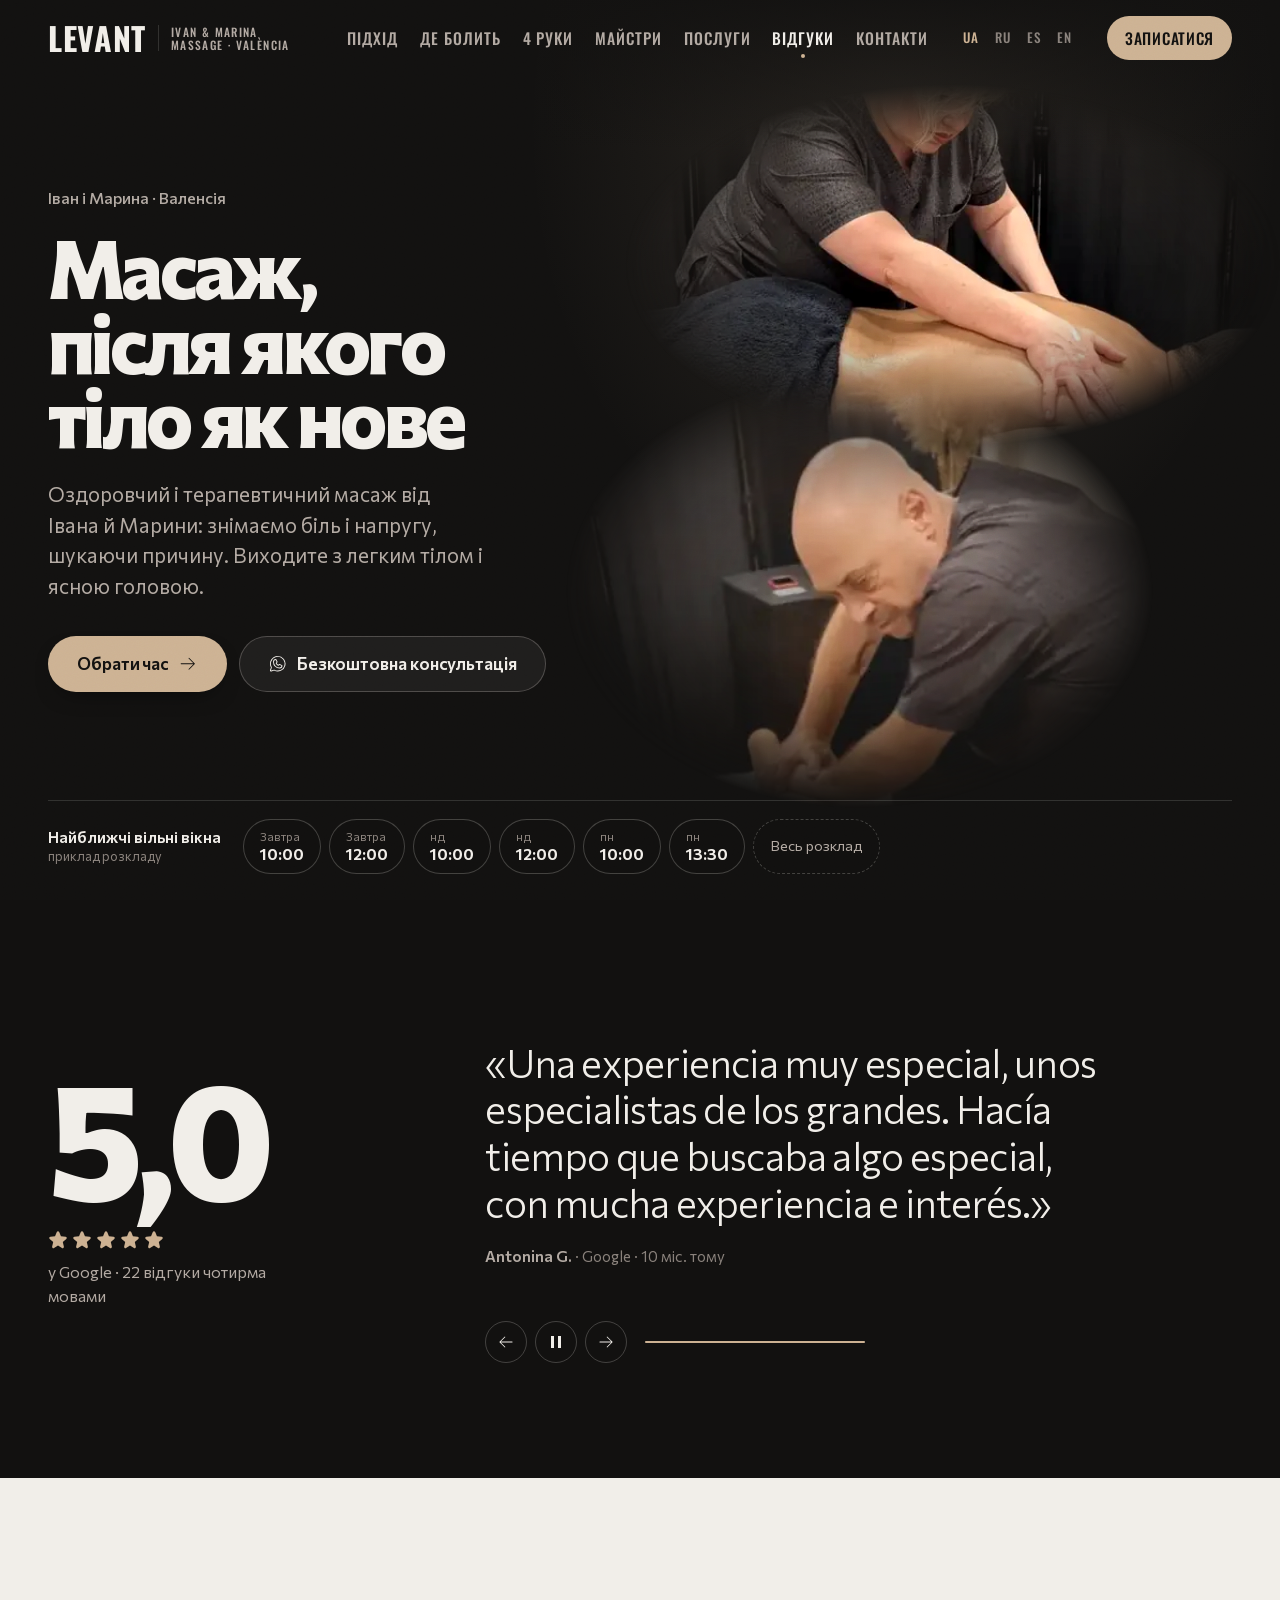
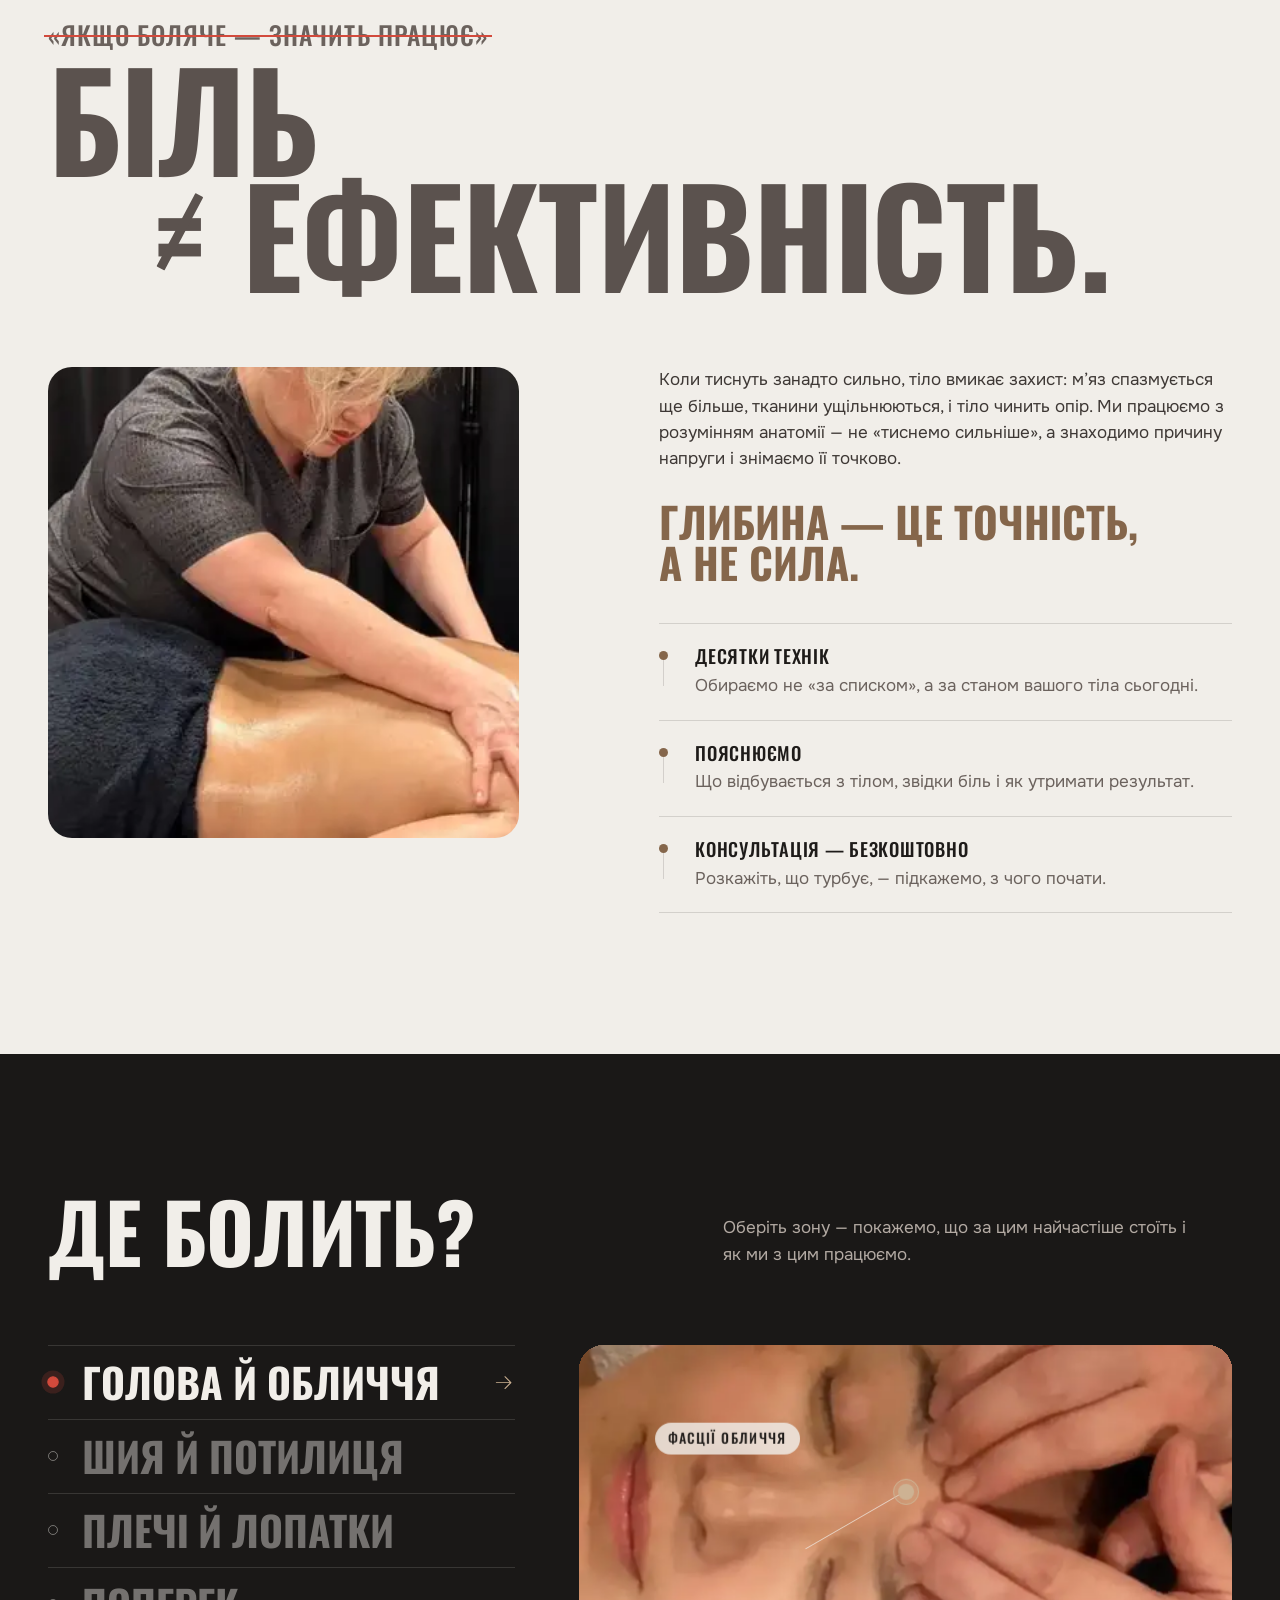
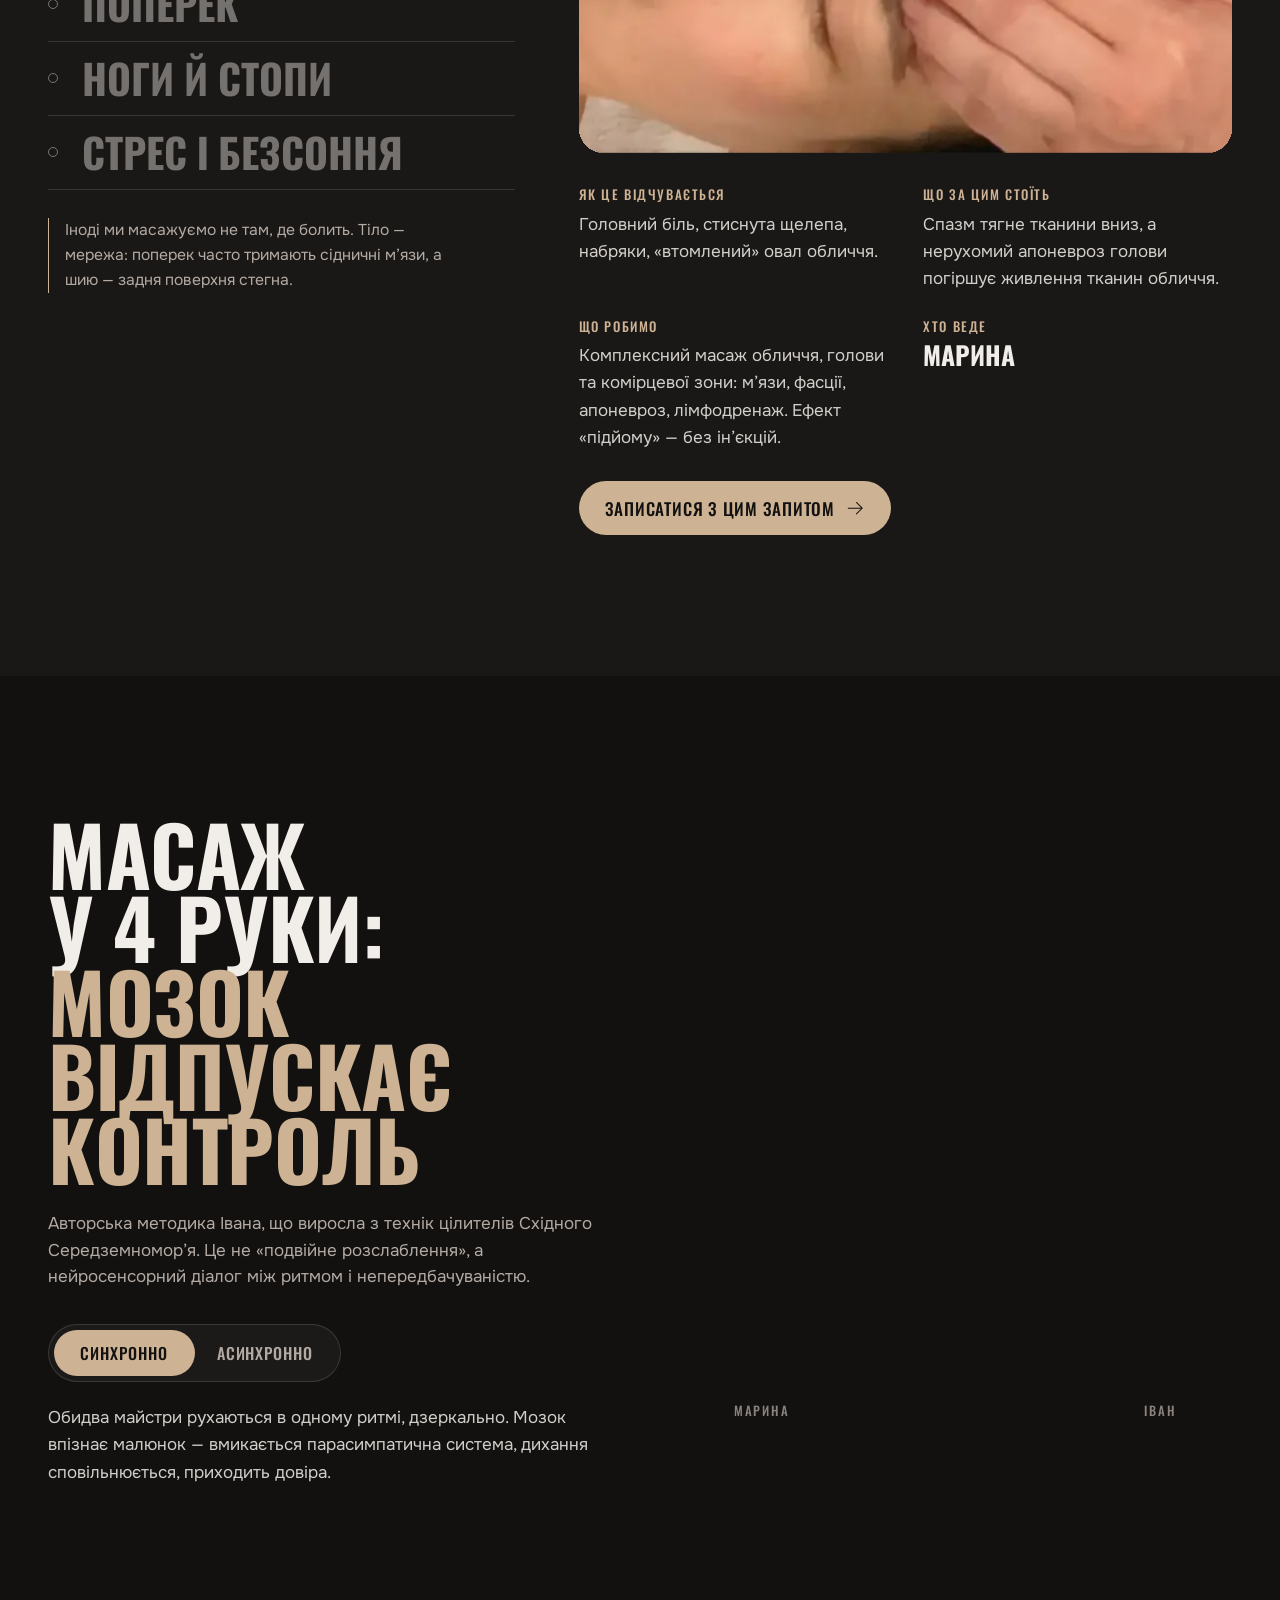
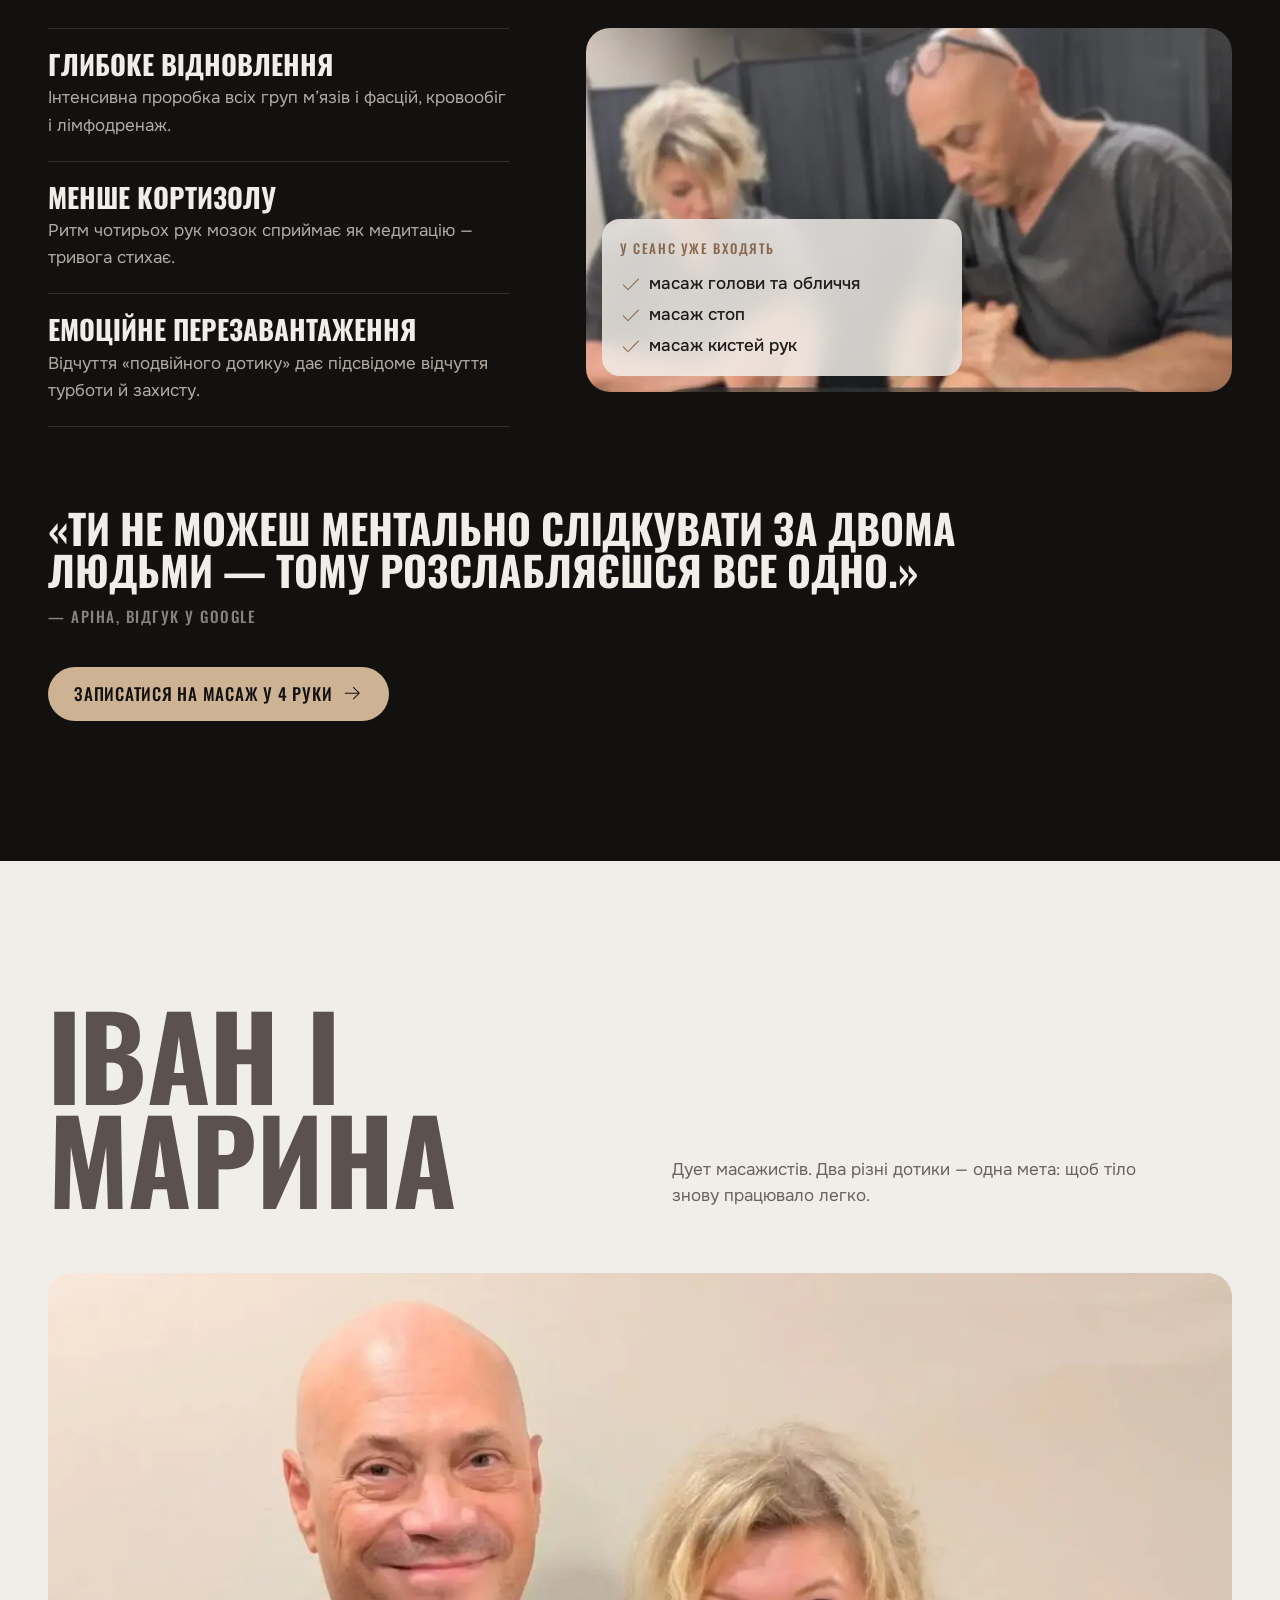
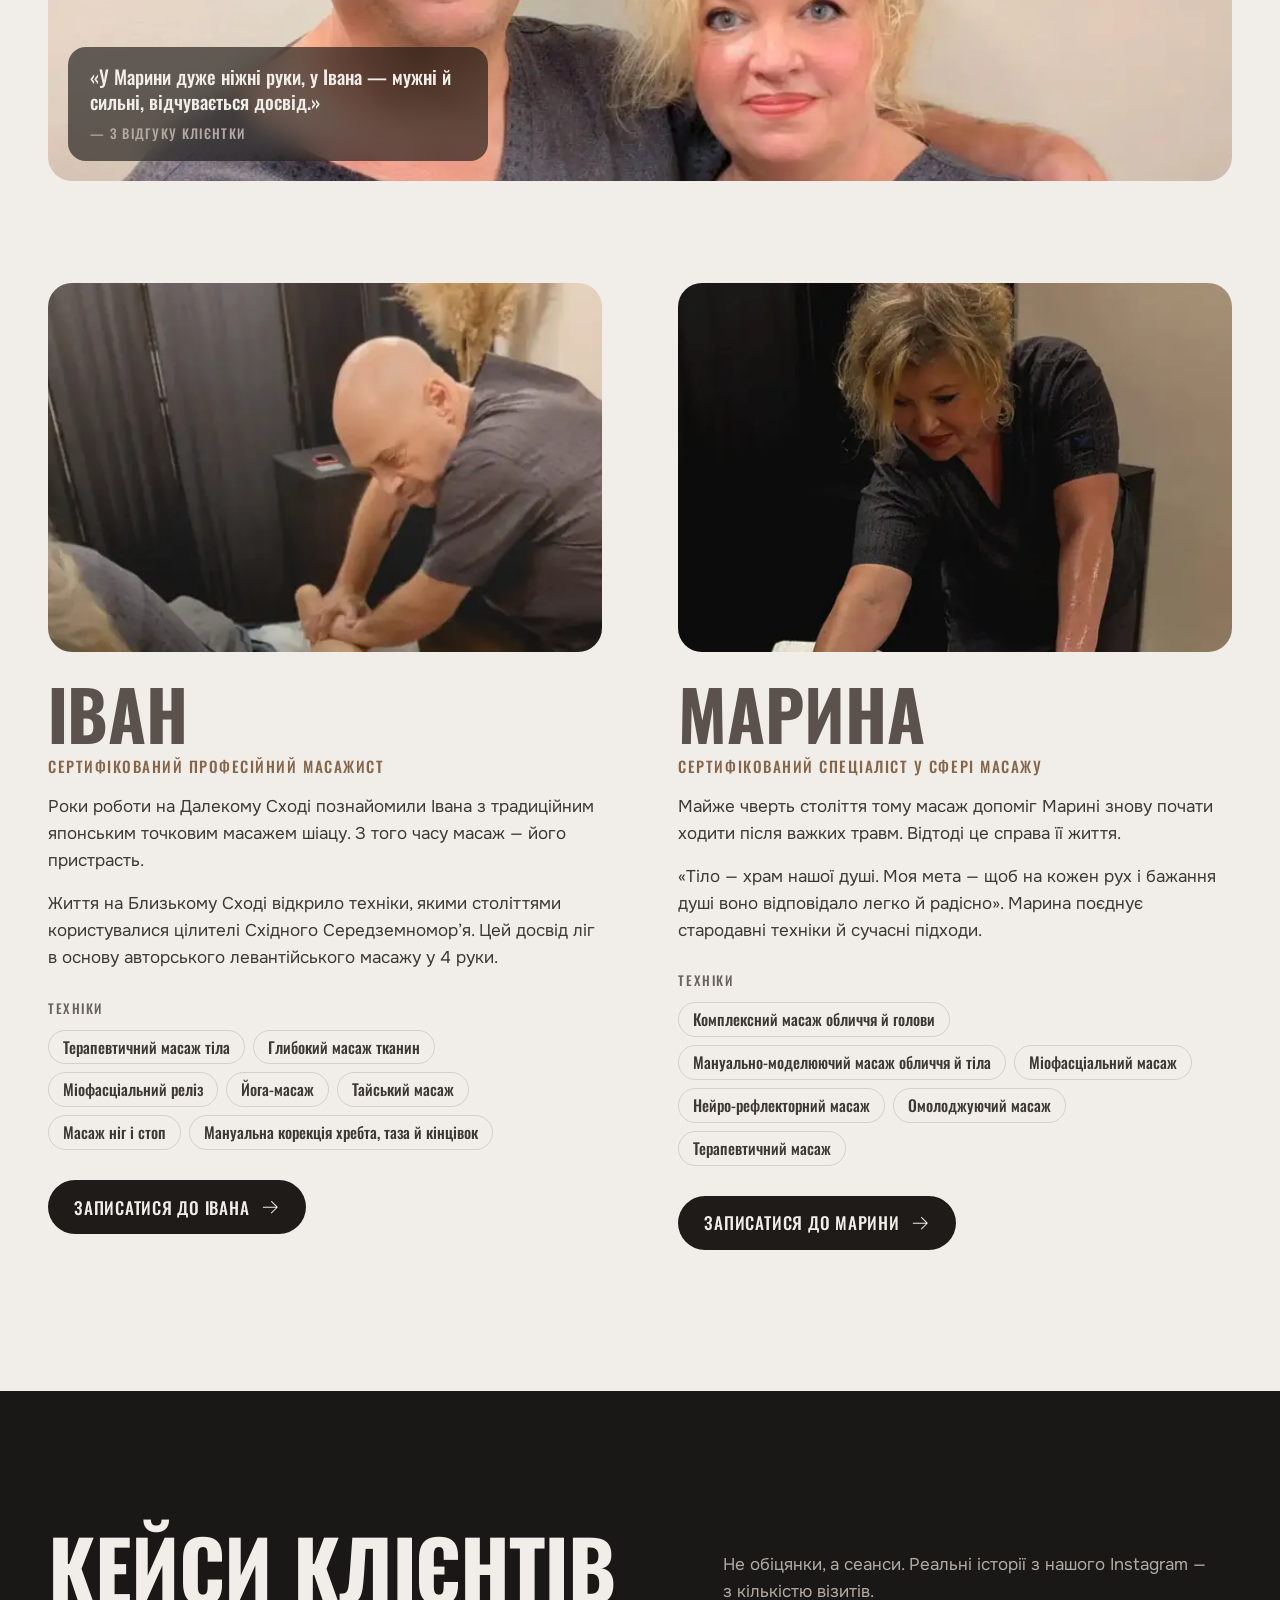
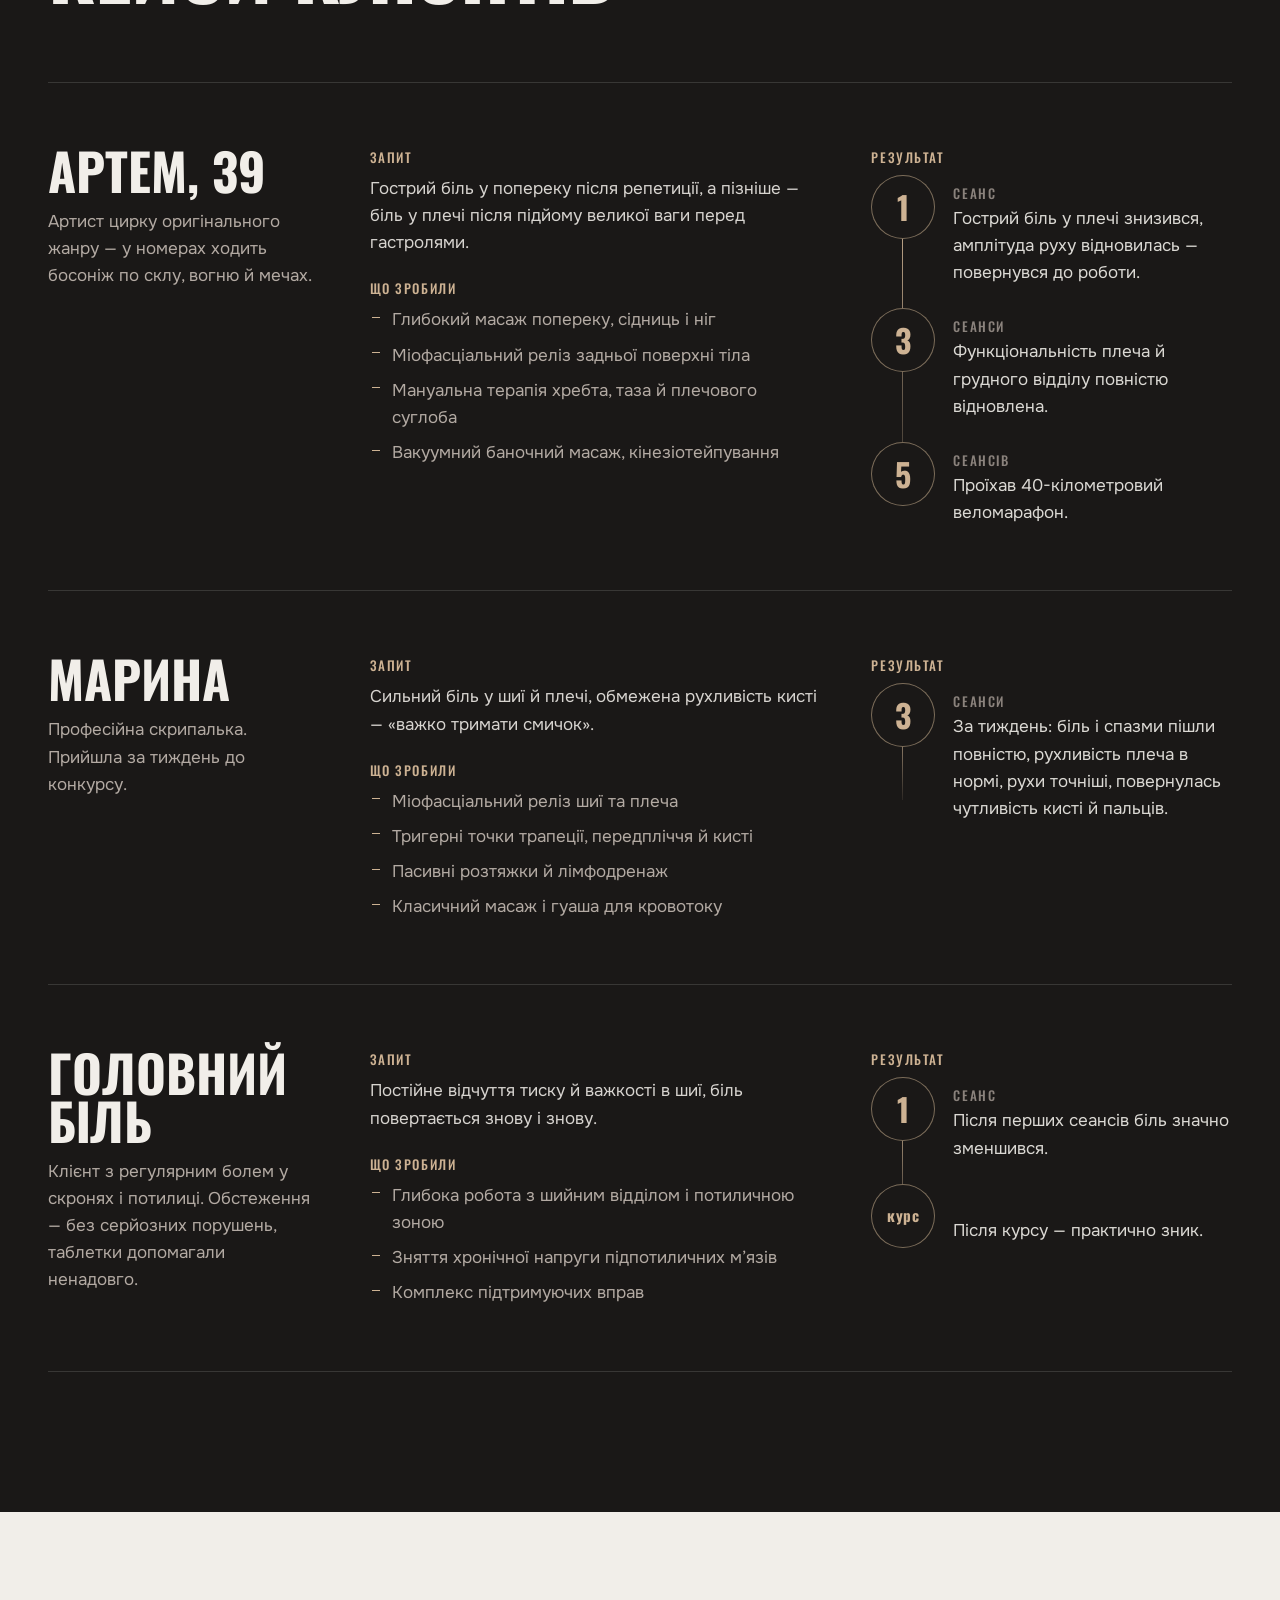
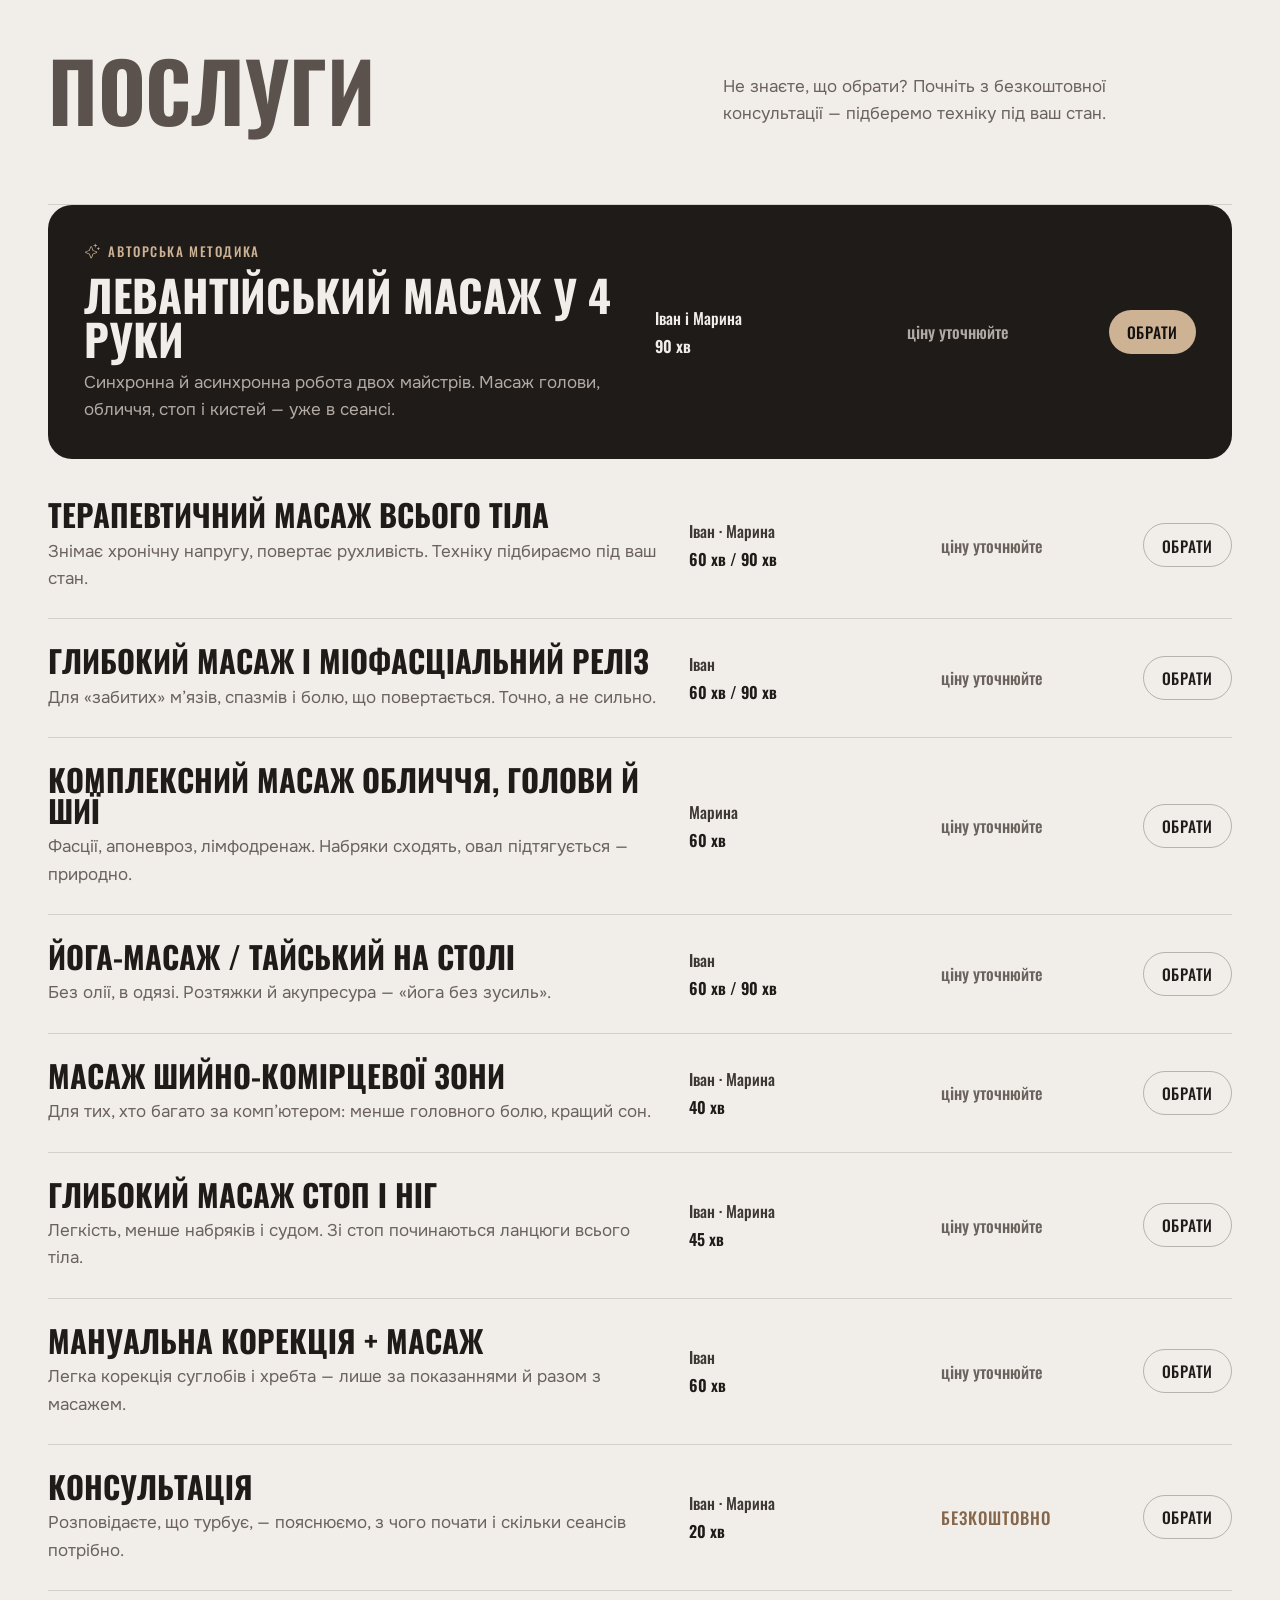
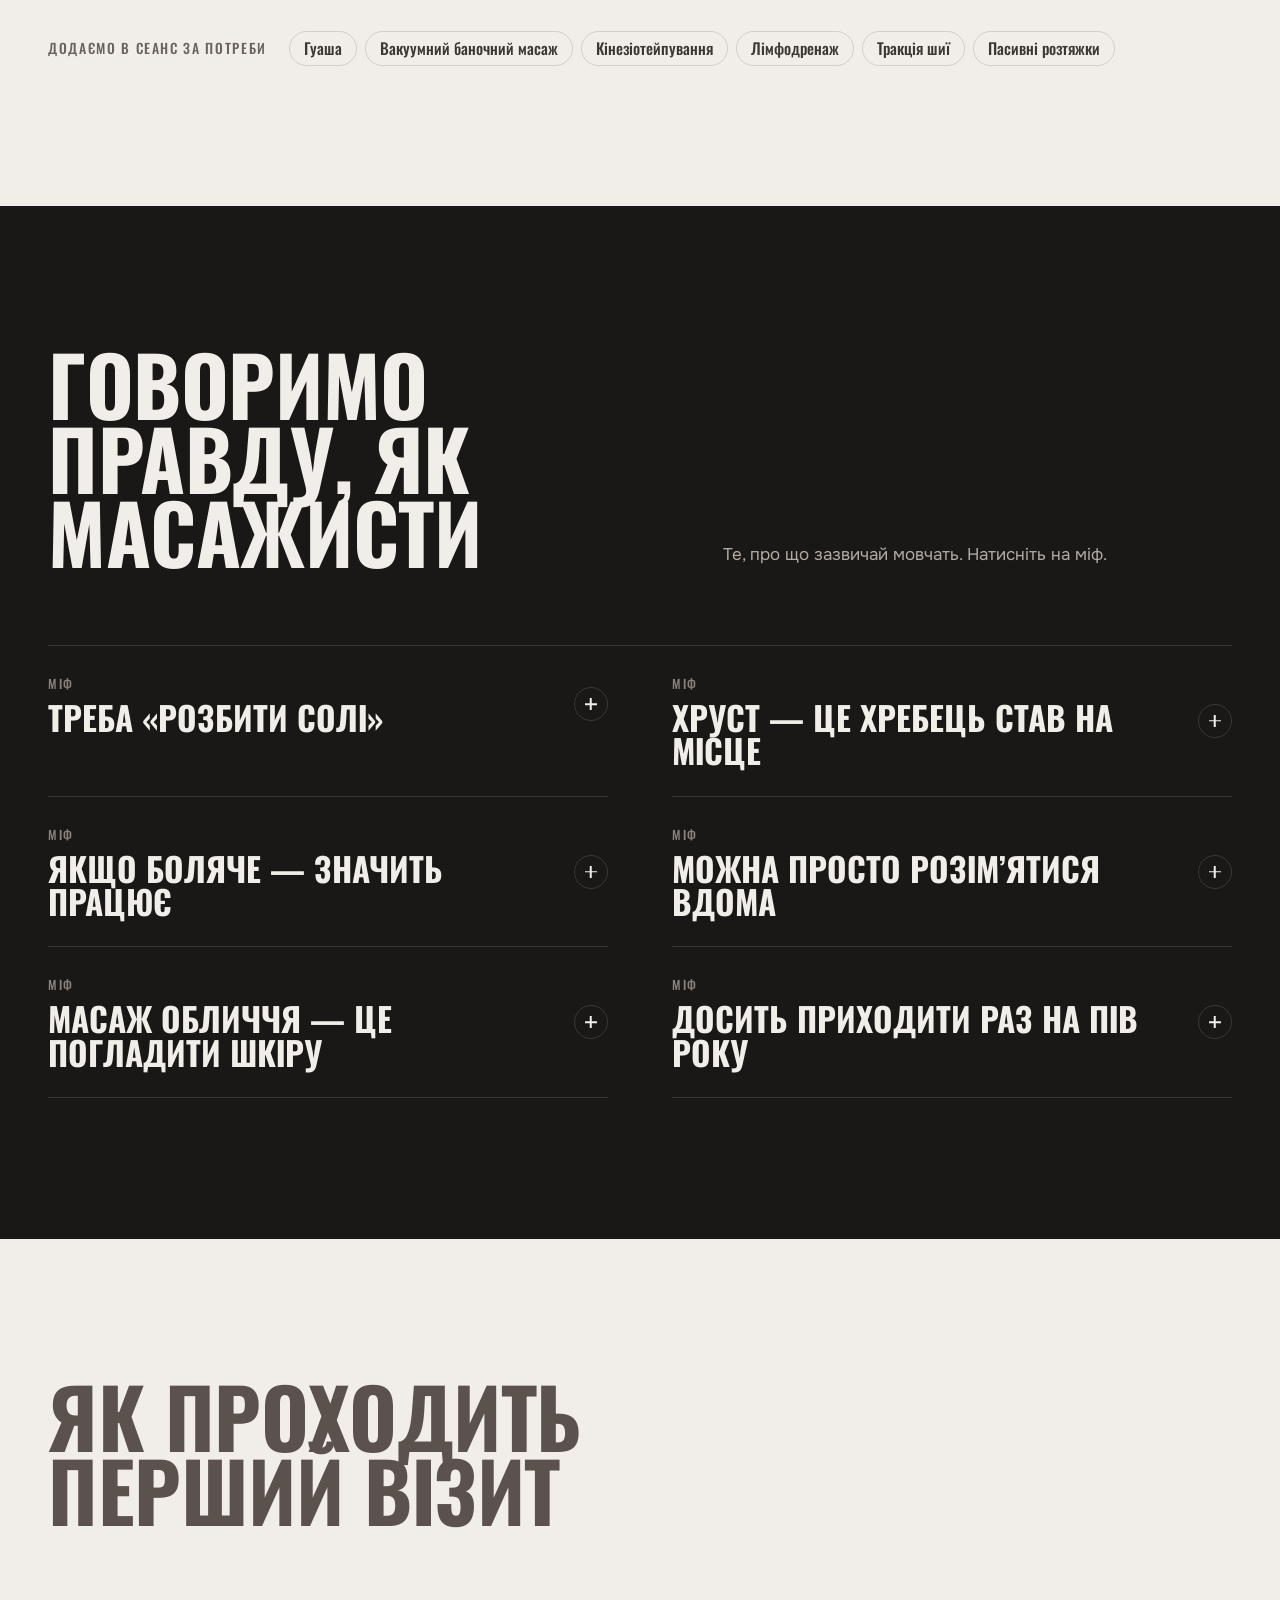
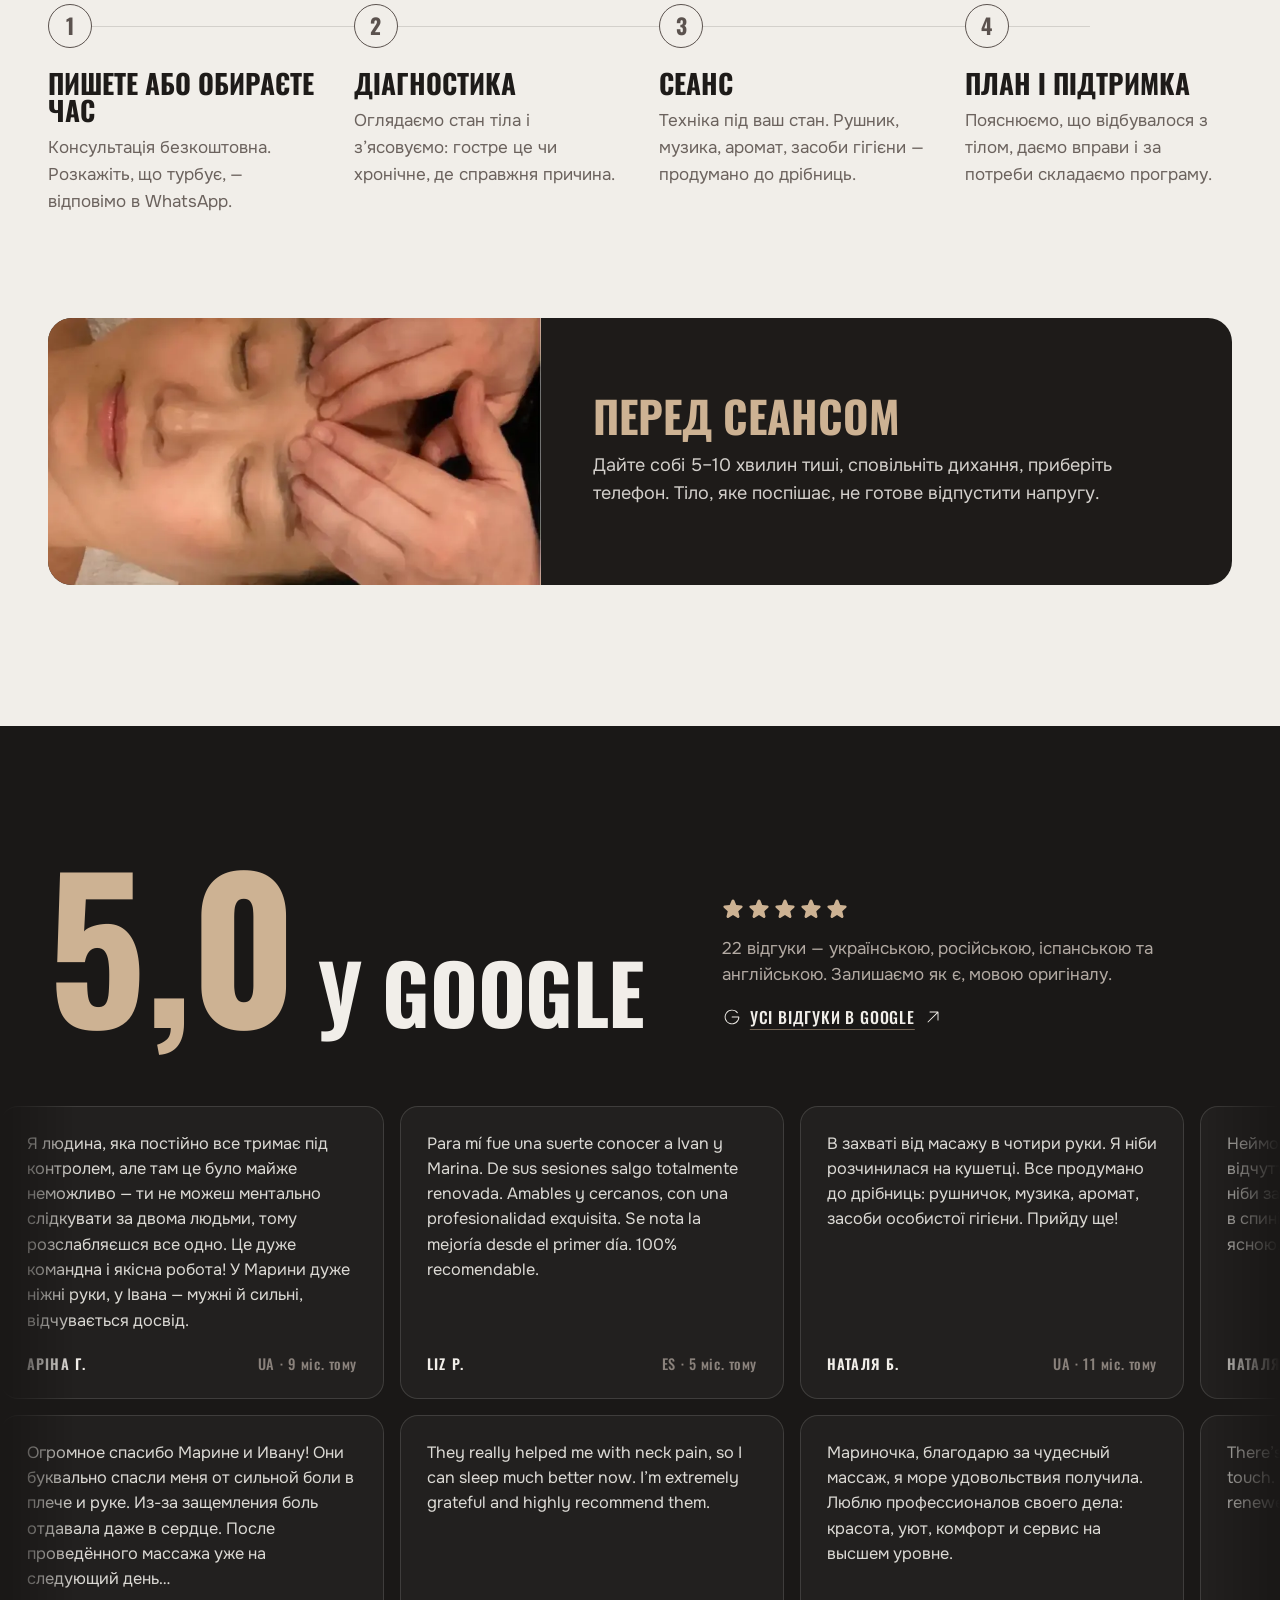
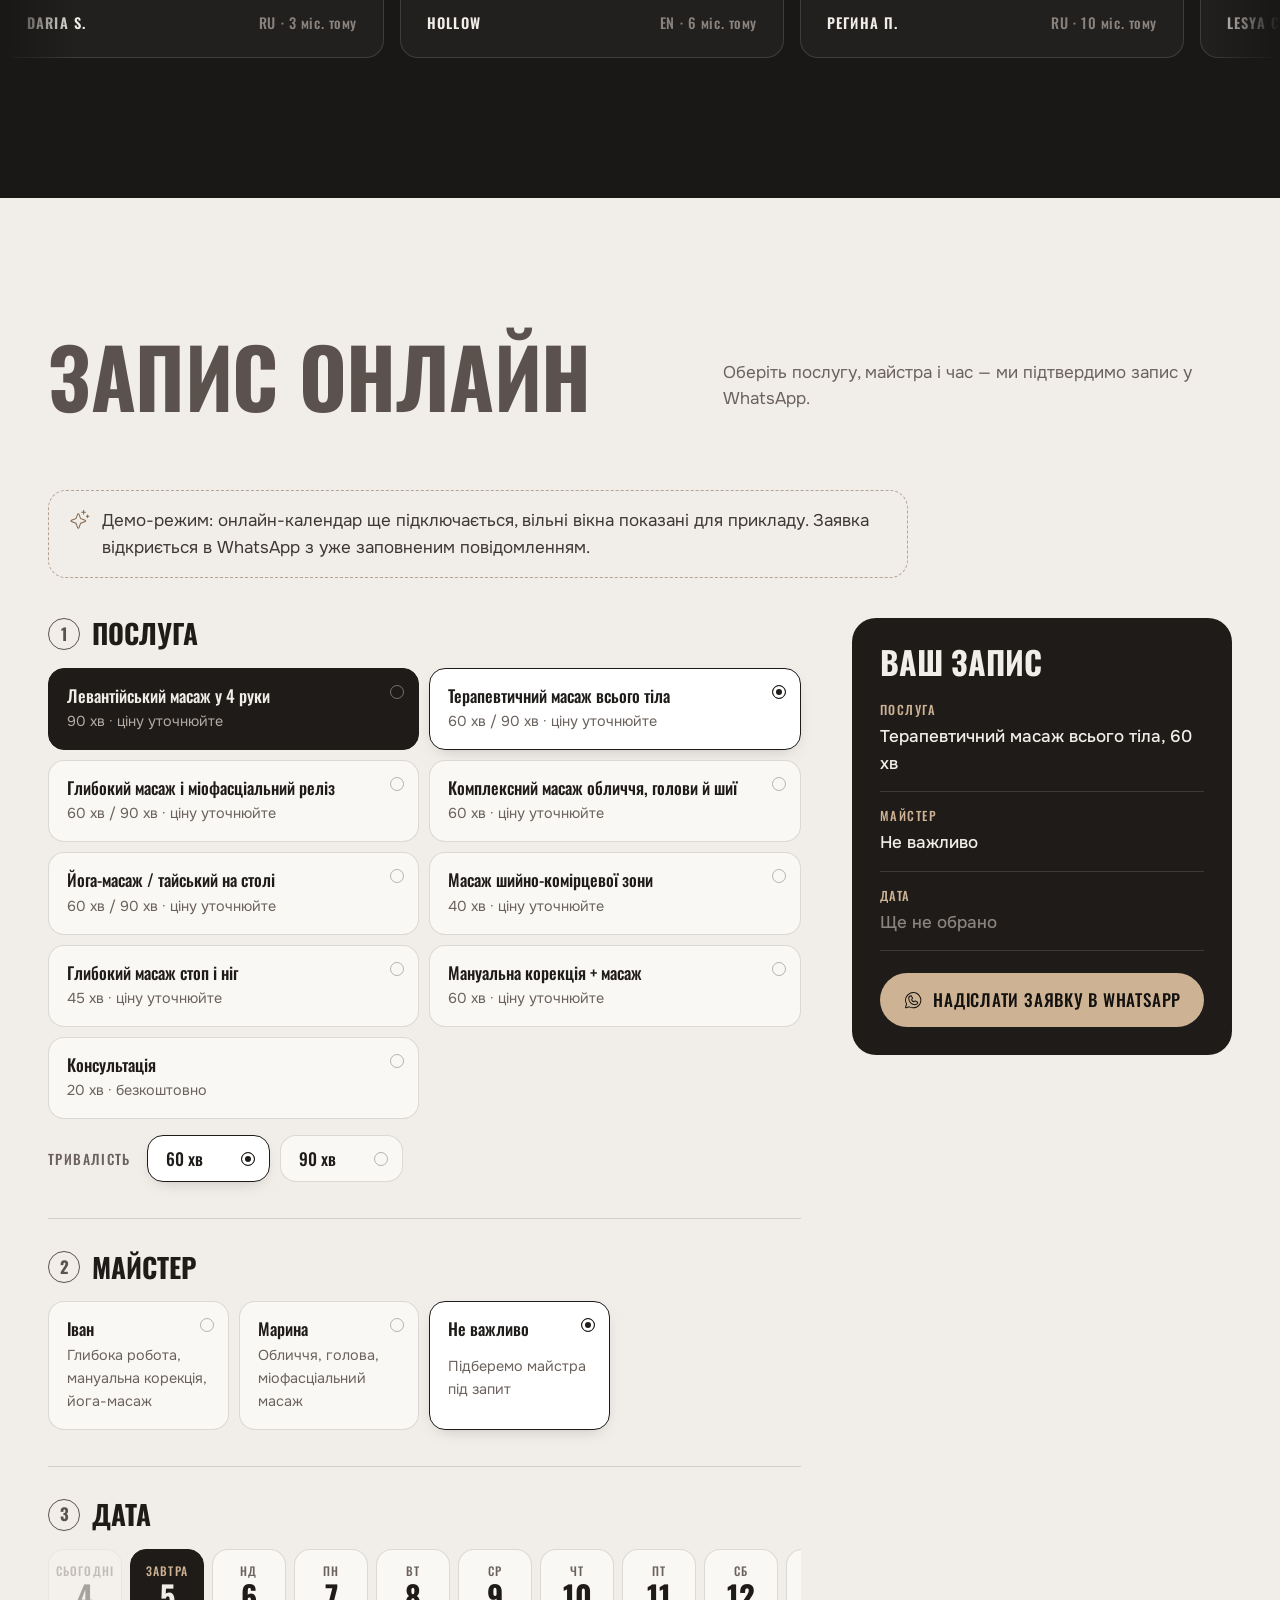
<file: index.html>
<!doctype html>
<html lang="uk">
<head>
<meta charset="utf-8">
<meta name="viewport" content="width=device-width, initial-scale=1, viewport-fit=cover">
<title>Оздоровчий масаж у Валенсії · Іван і Марина · Levant Massage</title>
<meta name="description" content="Оздоровчий і терапевтичний масаж у Валенсії: знімаємо біль у шиї, спині, голові, шукаючи причину. Після сеансу тіло легке, а голова ясна. Google 5,0 · 22 відгуки. Щодня 10:00-20:00, метро Av. del Cid.">
<meta name="theme-color" content="#121110">
<script>document.documentElement.classList.add('js')</script>
<link rel="canonical" href="https://ivan-marina-levant.example/">
<link rel="alternate" hreflang="uk" href="https://ivan-marina-levant.example/">
<link rel="alternate" hreflang="ru" href="https://ivan-marina-levant.example/ru/">
<link rel="alternate" hreflang="es" href="https://ivan-marina-levant.example/es/">
<link rel="alternate" hreflang="en" href="https://ivan-marina-levant.example/en/">
<link rel="alternate" hreflang="x-default" href="https://ivan-marina-levant.example/">
<meta property="og:type" content="website">
<meta property="og:title" content="Оздоровчий масаж у Валенсії · Іван і Марина · Levant Massage">
<meta property="og:description" content="Оздоровчий і терапевтичний масаж у Валенсії: знімаємо біль у шиї, спині, голові, шукаючи причину. Після сеансу тіло легке, а голова ясна. Google 5,0 · 22 відгуки. Щодня 10:00-20:00, метро Av. del Cid.">
<meta property="og:image" content="https://ivan-marina-levant.example/assets/img/duo.webp">
<meta property="og:locale" content="uk_UA">
<link rel="icon" href="./assets/img/favicon.svg" type="image/svg+xml">
<link rel="preload" href="./assets/fonts/oswald-cyrillic-wght-normal.woff2" as="font" type="font/woff2" crossorigin>
<link rel="preload" href="./assets/fonts/commissioner-cyrillic.woff2" as="font" type="font/woff2" crossorigin>
<link rel="preload" href="./assets/img/marina-back.webp" as="image" imagesrcset="./assets/img/marina-back-sm.webp 760w, ./assets/img/marina-back.webp 1440w" imagesizes="(min-width: 960px) 52vw, 100vw">
<link rel="stylesheet" href="./assets/css/style.css">
<script type="application/ld+json">{"@context":"https://schema.org","@type":"HealthAndBeautyBusiness","name":"Levant Massage by Marina & Ivan","image":"https://ivan-marina-levant.example/assets/img/duo.webp","url":"https://ivan-marina-levant.example/","telephone":"+34 613 296 874","address":{"@type":"PostalAddress","streetAddress":"Carrer de Molina de Segura, 2","addressLocality":"València","postalCode":"46018","addressRegion":"Valencia","addressCountry":"ES"},"geo":{"@type":"GeoCoordinates","latitude":39.4698,"longitude":-0.3986},"openingHoursSpecification":[{"@type":"OpeningHoursSpecification","dayOfWeek":["Monday","Tuesday","Wednesday","Thursday","Friday","Saturday","Sunday"],"opens":"10:00","closes":"20:00"}],"sameAs":["https://www.instagram.com/ivan.marina.levant/"],"employee":[{"@type":"Person","name":"Ivan"},{"@type":"Person","name":"Marina"}]}</script>
</head>
<body>
<a class="skip" href="#main">Перейти до змісту</a>
<div class="grain" aria-hidden="true"></div>

<header class="topbar" data-topbar>
  <div class="topbar__in">
    <a class="brand" href="./" aria-label="Levant Massage — Ivan &amp; Marina">
      <span class="brand__mark">Levant</span>
      <span class="brand__sub">Ivan &amp; Marina<br>massage · València</span>
    </a>
    <nav class="mainnav" aria-label="Main">
      <a href="#approach">Підхід</a><a href="#zones">Де болить</a><a href="#four-hands">4 руки</a><a href="#team">Майстри</a><a href="#services">Послуги</a><a href="#reviews">Відгуки</a><a href="#contacts">Контакти</a>
    </nav>
    
    <nav class="langs langs--top" aria-label="Мова сайту">
      <a href="./" hreflang="uk" lang="uk" aria-current="page" title="Українська">UA</a><a href="./ru/" hreflang="ru" lang="ru"  title="Русский">RU</a><a href="./es/" hreflang="es" lang="es"  title="Español">ES</a><a href="./en/" hreflang="en" lang="en"  title="English">EN</a>
    </nav>
    <a class="btn btn--sand btn--sm topbar__cta" href="#booking" data-book>Записатися</a>
    <button class="menubtn" type="button" aria-expanded="false" aria-controls="menu" data-menu-toggle>
      <span class="menubtn__lines" aria-hidden="true"><span></span><span></span></span>
      <span class="sr">Меню</span>
    </button>
  </div>
</header>

<div class="menu" id="menu" hidden data-menu>
  <nav class="menu__nav" aria-label="Menu">
    <a href="#approach" style="--i:0">Підхід</a><a href="#zones" style="--i:1">Де болить</a><a href="#four-hands" style="--i:2">4 руки</a><a href="#team" style="--i:3">Майстри</a><a href="#services" style="--i:4">Послуги</a><a href="#reviews" style="--i:5">Відгуки</a><a href="#contacts" style="--i:6">Контакти</a>
  </nav>
  <div class="menu__foot">
    
    <nav class="langs langs--menu" aria-label="Мова сайту">
      <a href="./" hreflang="uk" lang="uk" aria-current="page" title="Українська">UA</a><a href="./ru/" hreflang="ru" lang="ru"  title="Русский">RU</a><a href="./es/" hreflang="es" lang="es"  title="Español">ES</a><a href="./en/" hreflang="en" lang="en"  title="English">EN</a>
    </nav>
    <a class="btn btn--sand" href="#booking" data-book>Записатися</a>
  </div>
</div>

<main id="main">

<!-- HERO -->
<section class="hero hero2" aria-labelledby="hero-title">
  <div class="hero2__stage">
    <figure class="hero2__shot hero2__shot--a"><img class="hero2__img" src="./assets/img/marina-back.webp" srcset="./assets/img/marina-back-sm.webp 760w, ./assets/img/marina-back.webp 1440w" sizes="(min-width: 960px) 52vw, 100vw" alt="Марина робить масаж спини клієнту в студії з чорними шторами" width="1440" height="640" fetchpriority="high" decoding="async"></figure>
    <figure class="hero2__shot hero2__shot--b"><img class="hero2__img" src="./assets/img/ivan-studio.webp" srcset="./assets/img/ivan-studio-sm.webp 760w, ./assets/img/ivan-studio.webp 1440w" sizes="(min-width: 960px) 46vw, 1px" alt="Іван працює з ногою клієнтки на масажному столі" width="1440" height="640" loading="lazy" decoding="async"></figure>
  </div>
  <div class="hero2__copy">
    <p class="hero2__credit">Іван і Марина · Валенсія</p>
    <h1 class="hero2__title" id="hero-title">Масаж, після якого тіло як нове</h1>
    <p class="hero2__sub">Оздоровчий і терапевтичний масаж від Івана й Марини: знімаємо біль і напругу, шукаючи причину. Виходите з легким тілом і ясною головою.</p>
    <div class="hero2__actions">
      <a class="btn2 btn2--sand" href="#booking" data-book><span>Обрати час</span><svg class="i" aria-hidden="true" focusable="false" xmlns="http://www.w3.org/2000/svg" viewBox="0 0 256 256" fill="currentColor"><path d="M220.24,132.24l-72,72a6,6,0,0,1-8.48-8.48L201.51,134H40a6,6,0,0,1,0-12H201.51L139.76,60.24a6,6,0,0,1,8.48-8.48l72,72A6,6,0,0,1,220.24,132.24Z"/></svg></a>
      <a class="btn2 btn2--ghost" href="https://wa.me/34613296874?text=%D0%92%D1%96%D1%82%D0%B0%D1%8E!%20%D0%A5%D0%BE%D1%87%D1%83%20%D0%B7%D0%B0%D0%BF%D0%B8%D1%81%D0%B0%D1%82%D0%B8%D1%81%D1%8F%20%D0%BD%D0%B0%20%D0%BC%D0%B0%D1%81%D0%B0%D0%B6." target="_blank" rel="noopener"><svg class="i" aria-hidden="true" focusable="false" xmlns="http://www.w3.org/2000/svg" viewBox="0 0 256 256" fill="currentColor"><path d="M186.68,146.63l-32-16a6,6,0,0,0-6,.38L133,141.46A42.49,42.49,0,0,1,114.54,123L125,107.33a6,6,0,0,0,.38-6l-16-32A6,6,0,0,0,104,66a38,38,0,0,0-38,38,86.1,86.1,0,0,0,86,86,38,38,0,0,0,38-38A6,6,0,0,0,186.68,146.63ZM152,178a74.09,74.09,0,0,1-74-74,26,26,0,0,1,22.42-25.75l12.66,25.32-10.39,15.58a6,6,0,0,0-.54,5.63,54.43,54.43,0,0,0,29.07,29.07,6,6,0,0,0,5.63-.54l15.58-10.39,25.32,12.66A26,26,0,0,1,152,178ZM128,26A102,102,0,0,0,38.35,176.69L26.73,211.56a14,14,0,0,0,17.71,17.71l34.87-11.62A102,102,0,1,0,128,26Zm0,192a90,90,0,0,1-45.06-12.08,6.09,6.09,0,0,0-3-.81,6.2,6.2,0,0,0-1.9.31L40.65,217.88a2,2,0,0,1-2.53-2.53L50.58,178a6,6,0,0,0-.5-4.91A90,90,0,1,1,128,218Z"/></svg><span>Безкоштовна консультація</span></a>
    </div>
  </div>
  <div class="showtimes" data-hero-slots data-more="Весь розклад">
    <p class="showtimes__title">Найближчі вільні вікна<span>приклад розкладу</span></p>
    <div class="showtimes__list" data-slots-list aria-live="polite"></div>
  </div>
</section>

<!-- PRESS: rating + rotating reviews -->
<section class="press" aria-label="5,0 у Google">
  <div class="press__score">
    <p class="press__num">5,0</p>
    <p class="press__stars" aria-label="5/5"><svg class="i press__star" aria-hidden="true" focusable="false" xmlns="http://www.w3.org/2000/svg" viewBox="0 0 256 256" fill="currentColor"><path d="M234.29,114.85l-45,38.83L203,211.75a16.4,16.4,0,0,1-24.5,17.82L128,198.49,77.47,229.57A16.4,16.4,0,0,1,53,211.75l13.76-58.07-45-38.83A16.46,16.46,0,0,1,31.08,86l59-4.76,22.76-55.08a16.36,16.36,0,0,1,30.27,0l22.75,55.08,59,4.76a16.46,16.46,0,0,1,9.37,28.86Z"/></svg><svg class="i press__star" aria-hidden="true" focusable="false" xmlns="http://www.w3.org/2000/svg" viewBox="0 0 256 256" fill="currentColor"><path d="M234.29,114.85l-45,38.83L203,211.75a16.4,16.4,0,0,1-24.5,17.82L128,198.49,77.47,229.57A16.4,16.4,0,0,1,53,211.75l13.76-58.07-45-38.83A16.46,16.46,0,0,1,31.08,86l59-4.76,22.76-55.08a16.36,16.36,0,0,1,30.27,0l22.75,55.08,59,4.76a16.46,16.46,0,0,1,9.37,28.86Z"/></svg><svg class="i press__star" aria-hidden="true" focusable="false" xmlns="http://www.w3.org/2000/svg" viewBox="0 0 256 256" fill="currentColor"><path d="M234.29,114.85l-45,38.83L203,211.75a16.4,16.4,0,0,1-24.5,17.82L128,198.49,77.47,229.57A16.4,16.4,0,0,1,53,211.75l13.76-58.07-45-38.83A16.46,16.46,0,0,1,31.08,86l59-4.76,22.76-55.08a16.36,16.36,0,0,1,30.27,0l22.75,55.08,59,4.76a16.46,16.46,0,0,1,9.37,28.86Z"/></svg><svg class="i press__star" aria-hidden="true" focusable="false" xmlns="http://www.w3.org/2000/svg" viewBox="0 0 256 256" fill="currentColor"><path d="M234.29,114.85l-45,38.83L203,211.75a16.4,16.4,0,0,1-24.5,17.82L128,198.49,77.47,229.57A16.4,16.4,0,0,1,53,211.75l13.76-58.07-45-38.83A16.46,16.46,0,0,1,31.08,86l59-4.76,22.76-55.08a16.36,16.36,0,0,1,30.27,0l22.75,55.08,59,4.76a16.46,16.46,0,0,1,9.37,28.86Z"/></svg><svg class="i press__star" aria-hidden="true" focusable="false" xmlns="http://www.w3.org/2000/svg" viewBox="0 0 256 256" fill="currentColor"><path d="M234.29,114.85l-45,38.83L203,211.75a16.4,16.4,0,0,1-24.5,17.82L128,198.49,77.47,229.57A16.4,16.4,0,0,1,53,211.75l13.76-58.07-45-38.83A16.46,16.46,0,0,1,31.08,86l59-4.76,22.76-55.08a16.36,16.36,0,0,1,30.27,0l22.75,55.08,59,4.76a16.46,16.46,0,0,1,9.37,28.86Z"/></svg></p>
    <p class="press__label">у Google · 22 відгуки чотирма мовами</p>
  </div>
  <div class="press__quotes" data-quotes>
    <div class="press__stack" aria-live="off" data-quotes-stack>
      <figure class="press__q is-long is-on" lang="uk" data-q>
        <blockquote><p>«В мене фізична праця, і навантаження йде саме на спину. Після Марининих чудових рук на ранок прокинулася, мов нова, і вже два дні після масажу не відчуваю втоми, як раніше.»</p></blockquote>
        <figcaption><b>Lara B.</b> · Google · 10 міс. тому</figcaption>
      </figure><figure class="press__q" lang="uk" data-q aria-hidden="true">
        <blockquote><p>«Неймовірний масаж! Після сеансу відчуття повного перезавантаження — ніби заново народилась. Знялась напруга в спині, тіло стало легким, а голова — ясною.»</p></blockquote>
        <figcaption><b>Наталя К.</b> · Google · 7 міс. тому</figcaption>
      </figure><figure class="press__q is-long" lang="uk" data-q aria-hidden="true">
        <blockquote><p>«Я людина, яка постійно все тримає під контролем, але там це було майже неможливо — ти не можеш ментально слідкувати за двома людьми, тому розслабляєшся все одно. Це дуже командна і якісна робота! У Марини дуже ніжні руки, у Івана — мужні й сильні, відчувається досвід.»</p></blockquote>
        <figcaption><b>Аріна Г.</b> · Google · 9 міс. тому</figcaption>
      </figure><figure class="press__q" lang="uk" data-q aria-hidden="true">
        <blockquote><p>«В захваті від масажу в чотири руки. Я ніби розчинилася на кушетці. Все продумано до дрібниць: рушничок, музика, аромат, засоби особистої гігієни. Прийду ще!»</p></blockquote>
        <figcaption><b>Наталя Б.</b> · Google · 11 міс. тому</figcaption>
      </figure><figure class="press__q" lang="uk" data-q aria-hidden="true">
        <blockquote><p>«Спробував масаж в чотири руки, і це був дійсно вражаючий досвід. Окрім масажу дуже сподобалась атмосфера і підхід до клієнта.»</p></blockquote>
        <figcaption><b>Dmitry Z.</b> · Google · 10 міс. тому</figcaption>
      </figure><figure class="press__q" lang="uk" data-q aria-hidden="true">
        <blockquote><p>«Була на масажі обличчя і декольте. Відчуття якоїсь паралельної реальності поза часом, повний релакс. Дуже приємна атмосфера і дуже делікатна майстер Марина.»</p></blockquote>
        <figcaption><b>Алла Р.</b> · Google · 10 міс. тому</figcaption>
      </figure><figure class="press__q" lang="uk" data-q aria-hidden="true">
        <blockquote><p>«Якщо хочеш розслабитися, підтягнути шкіру обличчя — вам до Марини. Якщо хочете корисного масажу — вам до Івана. Чудова робота масажистів!»</p></blockquote>
        <figcaption><b>Alina Z.</b> · Google · 10 міс. тому</figcaption>
      </figure><figure class="press__q is-long" lang="ru" data-q aria-hidden="true">
        <blockquote><p>«Огромное спасибо Марине и Ивану! Они буквально спасли меня от сильной боли в плече и руке. Из-за защемления боль отдавала даже в сердце. После проведённого массажа уже на следующий день…»</p></blockquote>
        <figcaption><b>Daria S.</b> · Google · 3 міс. тому</figcaption>
      </figure><figure class="press__q is-long" lang="es" data-q aria-hidden="true">
        <blockquote><p>«Para mí fue una suerte conocer a Ivan y Marina. De sus sesiones salgo totalmente renovada. Amables y cercanos, con una profesionalidad exquisita. Se nota la mejoría desde el primer día. 100% recomendable.»</p></blockquote>
        <figcaption><b>Liz P.</b> · Google · 5 міс. тому</figcaption>
      </figure><figure class="press__q" lang="en" data-q aria-hidden="true">
        <blockquote><p>«They really helped me with neck pain, so I can sleep much better now. I’m extremely grateful and highly recommend them.»</p></blockquote>
        <figcaption><b>Hollow</b> · Google · 6 міс. тому</figcaption>
      </figure><figure class="press__q" lang="ru" data-q aria-hidden="true">
        <blockquote><p>«Мариночка, благодарю за чудесный массаж, я море удовольствия получила. Люблю профессионалов своего дела: красота, уют, комфорт и сервис на высшем уровне.»</p></blockquote>
        <figcaption><b>Регина П.</b> · Google · 10 міс. тому</figcaption>
      </figure><figure class="press__q" lang="en" data-q aria-hidden="true">
        <blockquote><p>«There’s something truly special about their touch. I left the studio feeling completely renewed and relaxed. Thank you so much!»</p></blockquote>
        <figcaption><b>Lesya C.</b> · Google · 6 міс. тому</figcaption>
      </figure><figure class="press__q" lang="es" data-q aria-hidden="true">
        <blockquote><p>«Una experiencia muy especial, unos especialistas de los grandes. Hacía tiempo que buscaba algo especial, con mucha experiencia e interés.»</p></blockquote>
        <figcaption><b>Antonina G.</b> · Google · 10 міс. тому</figcaption>
      </figure><figure class="press__q" lang="ru" data-q aria-hidden="true">
        <blockquote><p>«Была на массаже у Марины, очень понравился массаж, обстановка и уютный кабинет. Марина очень дружелюбная и приятная женщина. Рекомендую!»</p></blockquote>
        <figcaption><b>Vera A.</b> · Google · 2 міс. тому</figcaption>
      </figure><figure class="press__q" lang="en" data-q aria-hidden="true">
        <blockquote><p>«Excellent massage! Very relaxing and restorative. Really enjoyed it, highly recommend!»</p></blockquote>
        <figcaption><b>Svetlana B.</b> · Google · 9 міс. тому</figcaption>
      </figure><figure class="press__q" lang="ru" data-q aria-hidden="true">
        <blockquote><p>«Отличный массаж и расслабляющая атмосфера, спасибо вам огромное!»</p></blockquote>
        <figcaption><b>Vero K.</b> · Google · 4 міс. тому</figcaption>
      </figure>
    </div>
    <div class="press__ctrl">
      <button class="press__btn" type="button" data-q-prev aria-label="Попередній відгук"><svg class="i i--flip" aria-hidden="true" focusable="false" xmlns="http://www.w3.org/2000/svg" viewBox="0 0 256 256" fill="currentColor"><path d="M220.24,132.24l-72,72a6,6,0,0,1-8.48-8.48L201.51,134H40a6,6,0,0,1,0-12H201.51L139.76,60.24a6,6,0,0,1,8.48-8.48l72,72A6,6,0,0,1,220.24,132.24Z"/></svg></button>
      <button class="press__btn" type="button" data-q-pause aria-label="Зупинити прокрутку відгуків" data-label-play="Продовжити прокрутку відгуків" data-label-pause="Зупинити прокрутку відгуків"><span class="press__pause" aria-hidden="true"></span></button>
      <button class="press__btn" type="button" data-q-next aria-label="Наступний відгук"><svg class="i" aria-hidden="true" focusable="false" xmlns="http://www.w3.org/2000/svg" viewBox="0 0 256 256" fill="currentColor"><path d="M220.24,132.24l-72,72a6,6,0,0,1-8.48-8.48L201.51,134H40a6,6,0,0,1,0-12H201.51L139.76,60.24a6,6,0,0,1,8.48-8.48l72,72A6,6,0,0,1,220.24,132.24Z"/></svg></button>
      <span class="press__bar" aria-hidden="true"><i data-q-bar></i></span>
    </div>
  </div>
</section>

<!-- MANIFESTO -->
<section class="sec sec--stone manifesto" id="approach" aria-labelledby="manifesto-title">
  <div class="wrap manifesto__grid">
    <div class="manifesto__head">
      <p class="manifesto__myth" data-strike><span>«Якщо боляче — значить працює»</span></p>
      <h2 class="display manifesto__title" id="manifesto-title"><span>Біль</span><span><span class="neq">=</span> ефективність.</span></h2>
    </div>
    <div class="manifesto__body">
      <p class="lede">Коли тиснуть занадто сильно, тіло вмикає захист: м’яз спазмується ще більше, тканини ущільнюються, і тіло чинить опір. Ми працюємо з розумінням анатомії — не «тиснемо сильніше», а знаходимо причину напруги і знімаємо її точково.</p>
      <p class="manifesto__pull">Глибина — це точність, а не сила.</p>
      <ul class="leaders">
        <li><span class="leaders__dot" aria-hidden="true"></span><strong>Десятки технік</strong><span>Обираємо не «за списком», а за станом вашого тіла сьогодні.</span></li><li><span class="leaders__dot" aria-hidden="true"></span><strong>Пояснюємо</strong><span>Що відбувається з тілом, звідки біль і як утримати результат.</span></li><li><span class="leaders__dot" aria-hidden="true"></span><strong>Консультація — безкоштовно</strong><span>Розкажіть, що турбує, — підкажемо, з чого почати.</span></li>
      </ul>
    </div>
    <figure class="manifesto__photo reveal">
      <img class="" src="./assets/img/marina-back.webp" srcset="./assets/img/marina-back-sm.webp 760w, ./assets/img/marina-back.webp 1440w" sizes="(min-width: 960px) 40vw, 100vw" alt="Марина" width="1440" height="640" loading="lazy" decoding="async">
    </figure>
  </div>
</section>

<!-- ZONES -->
<section class="sec sec--dark zones" id="zones" aria-labelledby="zones-title">
  <div class="wrap">
    <div class="sec__head">
      <h2 class="display" id="zones-title">Де болить?</h2>
      <p class="sec__sub">Оберіть зону — покажемо, що за цим найчастіше стоїть і як ми з цим працюємо.</p>
    </div>
    <div class="zones__grid" data-zones>
      <div class="zones__list" role="tablist" aria-label="Де болить?">
        <button class="zone-tab" role="tab" id="zt-head" aria-controls="zp-head" aria-selected="true" tabindex="0" data-zone="head">
          <span class="zone-tab__dot" aria-hidden="true"></span>
          <span class="zone-tab__name">Голова й обличчя</span>
          <svg class="i zone-tab__arrow" aria-hidden="true" focusable="false" xmlns="http://www.w3.org/2000/svg" viewBox="0 0 256 256" fill="currentColor"><path d="M220.24,132.24l-72,72a6,6,0,0,1-8.48-8.48L201.51,134H40a6,6,0,0,1,0-12H201.51L139.76,60.24a6,6,0,0,1,8.48-8.48l72,72A6,6,0,0,1,220.24,132.24Z"/></svg>
        </button><button class="zone-tab" role="tab" id="zt-neck" aria-controls="zp-neck" aria-selected="false" tabindex="-1" data-zone="neck">
          <span class="zone-tab__dot" aria-hidden="true"></span>
          <span class="zone-tab__name">Шия й потилиця</span>
          <svg class="i zone-tab__arrow" aria-hidden="true" focusable="false" xmlns="http://www.w3.org/2000/svg" viewBox="0 0 256 256" fill="currentColor"><path d="M220.24,132.24l-72,72a6,6,0,0,1-8.48-8.48L201.51,134H40a6,6,0,0,1,0-12H201.51L139.76,60.24a6,6,0,0,1,8.48-8.48l72,72A6,6,0,0,1,220.24,132.24Z"/></svg>
        </button><button class="zone-tab" role="tab" id="zt-shoulders" aria-controls="zp-shoulders" aria-selected="false" tabindex="-1" data-zone="shoulders">
          <span class="zone-tab__dot" aria-hidden="true"></span>
          <span class="zone-tab__name">Плечі й лопатки</span>
          <svg class="i zone-tab__arrow" aria-hidden="true" focusable="false" xmlns="http://www.w3.org/2000/svg" viewBox="0 0 256 256" fill="currentColor"><path d="M220.24,132.24l-72,72a6,6,0,0,1-8.48-8.48L201.51,134H40a6,6,0,0,1,0-12H201.51L139.76,60.24a6,6,0,0,1,8.48-8.48l72,72A6,6,0,0,1,220.24,132.24Z"/></svg>
        </button><button class="zone-tab" role="tab" id="zt-lowback" aria-controls="zp-lowback" aria-selected="false" tabindex="-1" data-zone="lowback">
          <span class="zone-tab__dot" aria-hidden="true"></span>
          <span class="zone-tab__name">Поперек</span>
          <svg class="i zone-tab__arrow" aria-hidden="true" focusable="false" xmlns="http://www.w3.org/2000/svg" viewBox="0 0 256 256" fill="currentColor"><path d="M220.24,132.24l-72,72a6,6,0,0,1-8.48-8.48L201.51,134H40a6,6,0,0,1,0-12H201.51L139.76,60.24a6,6,0,0,1,8.48-8.48l72,72A6,6,0,0,1,220.24,132.24Z"/></svg>
        </button><button class="zone-tab" role="tab" id="zt-legs" aria-controls="zp-legs" aria-selected="false" tabindex="-1" data-zone="legs">
          <span class="zone-tab__dot" aria-hidden="true"></span>
          <span class="zone-tab__name">Ноги й стопи</span>
          <svg class="i zone-tab__arrow" aria-hidden="true" focusable="false" xmlns="http://www.w3.org/2000/svg" viewBox="0 0 256 256" fill="currentColor"><path d="M220.24,132.24l-72,72a6,6,0,0,1-8.48-8.48L201.51,134H40a6,6,0,0,1,0-12H201.51L139.76,60.24a6,6,0,0,1,8.48-8.48l72,72A6,6,0,0,1,220.24,132.24Z"/></svg>
        </button><button class="zone-tab" role="tab" id="zt-stress" aria-controls="zp-stress" aria-selected="false" tabindex="-1" data-zone="stress">
          <span class="zone-tab__dot" aria-hidden="true"></span>
          <span class="zone-tab__name">Стрес і безсоння</span>
          <svg class="i zone-tab__arrow" aria-hidden="true" focusable="false" xmlns="http://www.w3.org/2000/svg" viewBox="0 0 256 256" fill="currentColor"><path d="M220.24,132.24l-72,72a6,6,0,0,1-8.48-8.48L201.51,134H40a6,6,0,0,1,0-12H201.51L139.76,60.24a6,6,0,0,1,8.48-8.48l72,72A6,6,0,0,1,220.24,132.24Z"/></svg>
        </button>
        <p class="zones__note">Іноді ми масажуємо не там, де болить. Тіло — мережа: поперек часто тримають сідничні м’язи, а шию — задня поверхня стегна.</p>
      </div>
      <div class="zones__stage">
        <div class="zone-panel is-active" role="tabpanel" id="zp-head" aria-labelledby="zt-head" data-zone-panel="head">
            <figure class="zone-panel__photo">
              <div class="cover" style="--ar:1.8461538461538463">
                <img class="" src="./assets/img/face.webp" srcset="./assets/img/face-sm.webp 760w, ./assets/img/face.webp 1440w" sizes="(min-width: 960px) 52vw, 100vw" alt="Голова й обличчя" width="1440" height="780" loading="lazy" decoding="async">
                <span class="pin" style="--x:50%;--y:36%" aria-hidden="true"><i></i><b>Фасції обличчя</b></span>
              </div>
            </figure>
            <dl class="zone-panel__info">
              <div><dt>Як це відчувається</dt><dd>Головний біль, стиснута щелепа, набряки, «втомлений» овал обличчя.</dd></div>
              <div><dt>Що за цим стоїть</dt><dd>Спазм тягне тканини вниз, а нерухомий апоневроз голови погіршує живлення тканин обличчя.</dd></div>
              <div><dt>Що робимо</dt><dd>Комплексний масаж обличчя, голови та комірцевої зони: м’язи, фасції, апоневроз, лімфодренаж. Ефект «підйому» — без ін’єкцій.</dd></div>
              <div class="zone-panel__who"><dt>Хто веде</dt><dd>Марина</dd></div>
            </dl>
            <a class="btn btn--sand" href="#booking" data-book data-service="face" data-note="Голова й обличчя">Записатися з цим запитом<svg class="i" aria-hidden="true" focusable="false" xmlns="http://www.w3.org/2000/svg" viewBox="0 0 256 256" fill="currentColor"><path d="M220.24,132.24l-72,72a6,6,0,0,1-8.48-8.48L201.51,134H40a6,6,0,0,1,0-12H201.51L139.76,60.24a6,6,0,0,1,8.48-8.48l72,72A6,6,0,0,1,220.24,132.24Z"/></svg></a>
          </div><div class="zone-panel" role="tabpanel" id="zp-neck" aria-labelledby="zt-neck" data-zone-panel="neck">
            <figure class="zone-panel__photo">
              <div class="cover" style="--ar:2.25">
                <img class="" src="./assets/img/marina-back.webp" srcset="./assets/img/marina-back-sm.webp 760w, ./assets/img/marina-back.webp 1440w" sizes="(min-width: 960px) 52vw, 100vw" alt="Шия й потилиця" width="1440" height="640" loading="lazy" decoding="async">
                <span class="pin" style="--x:77%;--y:70%" aria-hidden="true"><i></i><b>Шийно-комірцева зона</b></span>
              </div>
            </figure>
            <dl class="zone-panel__info">
              <div><dt>Як це відчувається</dt><dd>«Кам’яна» шия після комп’ютера, біль у скронях і потилиці, що повертається.</dd></div>
              <div><dt>Що за цим стоїть</dt><dd>Сильна напруга в шийно-комірцевій зоні, затиснуті підпотиличні м’язи, обмежена рухливість фасцій.</dd></div>
              <div><dt>Що робимо</dt><dd>Глибока й акуратна робота з шийним відділом і потиличною зоною, тракція шиї, вправи для дому.</dd></div>
              <div class="zone-panel__who"><dt>Хто веде</dt><dd>Іван і Марина</dd></div>
            </dl>
            <a class="btn btn--sand" href="#booking" data-book data-service="neck" data-note="Шия й потилиця">Записатися з цим запитом<svg class="i" aria-hidden="true" focusable="false" xmlns="http://www.w3.org/2000/svg" viewBox="0 0 256 256" fill="currentColor"><path d="M220.24,132.24l-72,72a6,6,0,0,1-8.48-8.48L201.51,134H40a6,6,0,0,1,0-12H201.51L139.76,60.24a6,6,0,0,1,8.48-8.48l72,72A6,6,0,0,1,220.24,132.24Z"/></svg></a>
          </div><div class="zone-panel" role="tabpanel" id="zp-shoulders" aria-labelledby="zt-shoulders" data-zone-panel="shoulders">
            <figure class="zone-panel__photo">
              <div class="cover" style="--ar:2.1492537313432836">
                <img class="" src="./assets/img/hands-back.webp" srcset="./assets/img/hands-back-sm.webp 760w, ./assets/img/hands-back.webp 1440w" sizes="(min-width: 960px) 52vw, 100vw" alt="Плечі й лопатки" width="1440" height="670" loading="lazy" decoding="async">
                <span class="pin" style="--x:40%;--y:72%" aria-hidden="true"><i></i><b>Трапеція й лопатки</b></span>
              </div>
            </figure>
            <dl class="zone-panel__info">
              <div><dt>Як це відчувається</dt><dd>Плече не піднімається, ниє між лопатками, важко тримати руки на вазі.</dd></div>
              <div><dt>Що за цим стоїть</dt><dd>Тригерні точки трапеції, перевантаження після ваги чи інструмента, порушене ковзання фасцій.</dd></div>
              <div><dt>Що робимо</dt><dd>Міофасціальний реліз, гуаша, вакуумний баночний масаж, мануальна терапія плечового суглоба, кінезіотейпування.</dd></div>
              <div class="zone-panel__who"><dt>Хто веде</dt><dd>Іван</dd></div>
            </dl>
            <a class="btn btn--sand" href="#booking" data-book data-service="deep" data-note="Плечі й лопатки">Записатися з цим запитом<svg class="i" aria-hidden="true" focusable="false" xmlns="http://www.w3.org/2000/svg" viewBox="0 0 256 256" fill="currentColor"><path d="M220.24,132.24l-72,72a6,6,0,0,1-8.48-8.48L201.51,134H40a6,6,0,0,1,0-12H201.51L139.76,60.24a6,6,0,0,1,8.48-8.48l72,72A6,6,0,0,1,220.24,132.24Z"/></svg></a>
          </div><div class="zone-panel" role="tabpanel" id="zp-lowback" aria-labelledby="zt-lowback" data-zone-panel="lowback">
            <figure class="zone-panel__photo">
              <div class="cover" style="--ar:1.6744186046511629">
                <img class="" src="./assets/img/back-oil.webp" srcset="./assets/img/back-oil-sm.webp 760w, ./assets/img/back-oil.webp 1440w" sizes="(min-width: 960px) 52vw, 100vw" alt="Поперек" width="1440" height="860" loading="lazy" decoding="async">
                <span class="pin" style="--x:55%;--y:66%" aria-hidden="true"><i></i><b>Поперек і таз</b></span>
              </div>
            </figure>
            <dl class="zone-panel__info">
              <div><dt>Як це відчувається</dt><dd>Гострий біль після навантаження або хронічне «тягне» в попереку.</dd></div>
              <div><dt>Що за цим стоїть</dt><dd>Перенапружені сідничні м’язи й задня поверхня стегна, блоки в тазі та хребті.</dd></div>
              <div><dt>Що робимо</dt><dd>Глибокий масаж попереку, сідниць і ніг, міофасціальний реліз задньої лінії тіла, мануальна корекція хребта й таза.</dd></div>
              <div class="zone-panel__who"><dt>Хто веде</dt><dd>Іван</dd></div>
            </dl>
            <a class="btn btn--sand" href="#booking" data-book data-service="therapeutic" data-note="Поперек">Записатися з цим запитом<svg class="i" aria-hidden="true" focusable="false" xmlns="http://www.w3.org/2000/svg" viewBox="0 0 256 256" fill="currentColor"><path d="M220.24,132.24l-72,72a6,6,0,0,1-8.48-8.48L201.51,134H40a6,6,0,0,1,0-12H201.51L139.76,60.24a6,6,0,0,1,8.48-8.48l72,72A6,6,0,0,1,220.24,132.24Z"/></svg></a>
          </div><div class="zone-panel" role="tabpanel" id="zp-legs" aria-labelledby="zt-legs" data-zone-panel="legs">
            <figure class="zone-panel__photo">
              <div class="cover" style="--ar:1.7777777777777777">
                <img class="" src="./assets/img/four-hands-feet.webp" srcset="./assets/img/four-hands-feet-sm.webp 760w, ./assets/img/four-hands-feet.webp 1440w" sizes="(min-width: 960px) 52vw, 100vw" alt="Ноги й стопи" width="1440" height="810" loading="lazy" decoding="async">
                <span class="pin" style="--x:33%;--y:82%" aria-hidden="true"><i></i><b>Склепіння стопи</b></span>
              </div>
            </figure>
            <dl class="zone-panel__info">
              <div><dt>Як це відчувається</dt><dd>Важкість, набряки, судоми, втома після дня на ногах.</dd></div>
              <div><dt>Що за цим стоїть</dt><dd>Литки — «друге серце»: коли вони напружені, кров і лімфа застоюються. А зі стоп починаються міофасціальні ланцюги всього тіла.</dd></div>
              <div><dt>Що робимо</dt><dd>Глибокий масаж стоп і литок, робота з рефлекторними зонами, пасивні розтяжки.</dd></div>
              <div class="zone-panel__who"><dt>Хто веде</dt><dd>Іван і Марина</dd></div>
            </dl>
            <a class="btn btn--sand" href="#booking" data-book data-service="feet" data-note="Ноги й стопи">Записатися з цим запитом<svg class="i" aria-hidden="true" focusable="false" xmlns="http://www.w3.org/2000/svg" viewBox="0 0 256 256" fill="currentColor"><path d="M220.24,132.24l-72,72a6,6,0,0,1-8.48-8.48L201.51,134H40a6,6,0,0,1,0-12H201.51L139.76,60.24a6,6,0,0,1,8.48-8.48l72,72A6,6,0,0,1,220.24,132.24Z"/></svg></a>
          </div><div class="zone-panel" role="tabpanel" id="zp-stress" aria-labelledby="zt-stress" data-zone-panel="stress">
            <figure class="zone-panel__photo">
              <div class="cover" style="--ar:2.2857142857142856">
                <img class="" src="./assets/img/four-hands-back.webp" srcset="./assets/img/four-hands-back-sm.webp 760w, ./assets/img/four-hands-back.webp 1440w" sizes="(min-width: 960px) 52vw, 100vw" alt="Стрес і безсоння" width="1440" height="630" loading="lazy" decoding="async">
                <span class="pin" style="--x:63%;--y:74%" aria-hidden="true"><i></i><b>Чотири руки — один ритм</b></span>
              </div>
            </figure>
            <dl class="zone-panel__info">
              <div><dt>Як це відчувається</dt><dd>Голова не вимикається, сон поверхневий, тіло постійно напоготові.</dd></div>
              <div><dt>Що за цим стоїть</dt><dd>Нервова система застрягла в режимі тривоги — м’язи просто не отримують сигналу розслабитися.</dd></div>
              <div><dt>Що робимо</dt><dd>Левантійський масаж у 4 руки або йога-масаж на столі: мозок перестає контролювати і нарешті відпускає.</dd></div>
              <div class="zone-panel__who"><dt>Хто веде</dt><dd>Іван і Марина</dd></div>
            </dl>
            <a class="btn btn--sand" href="#booking" data-book data-service="four" data-note="Стрес і безсоння">Записатися з цим запитом<svg class="i" aria-hidden="true" focusable="false" xmlns="http://www.w3.org/2000/svg" viewBox="0 0 256 256" fill="currentColor"><path d="M220.24,132.24l-72,72a6,6,0,0,1-8.48-8.48L201.51,134H40a6,6,0,0,1,0-12H201.51L139.76,60.24a6,6,0,0,1,8.48-8.48l72,72A6,6,0,0,1,220.24,132.24Z"/></svg></a>
          </div>
      </div>
    </div>
  </div>
</section>

<!-- FOUR HANDS -->
<section class="sec sec--night four" id="four-hands" aria-labelledby="four-title">
  <div class="wrap four__grid">
    <div class="four__copy">
      <h2 class="display" id="four-title"><span>Масаж у 4 руки:</span> <span>мозок відпускає контроль</span></h2>
      <p class="lede">Авторська методика Івана, що виросла з технік цілителів Східного Середземномор’я. Це не «подвійне розслаблення», а нейросенсорний діалог між ритмом і непередбачуваністю.</p>
      <div class="seg" role="radiogroup" aria-label="Режим дотику" data-four-modes>
        <button type="button" role="radio" aria-checked="true" data-mode="sync">Синхронно</button>
        <button type="button" role="radio" aria-checked="false" data-mode="async">Асинхронно</button>
        <span class="seg__thumb" aria-hidden="true"></span>
      </div>
      <p class="four__mode-text" aria-live="polite" data-four-text data-sync="Обидва майстри рухаються в одному ритмі, дзеркально. Мозок впізнає малюнок — вмикається парасимпатична система, дихання сповільнюється, приходить довіра." data-async="Ритм змінюється: одна рука сповільнюється, інша рухається швидше або в інший бік. Мозок більше не може передбачити дотик — і відпускає контроль. Вивільняється напруга, що роками зберігається у фасціях.">Обидва майстри рухаються в одному ритмі, дзеркально. Мозок впізнає малюнок — вмикається парасимпатична система, дихання сповільнюється, приходить довіра.</p>
    </div>
    <div class="four__viz">
      <canvas class="four__canvas" data-four-canvas role="img" aria-label="Візуалізація: траєкторії чотирьох рук"></canvas>
      <span class="four__axis-label four__axis-label--l" aria-hidden="true">Марина</span>
      <span class="four__axis-label four__axis-label--r" aria-hidden="true">Іван</span>
    </div>
  </div>
  <div class="wrap four__lower">
    <ul class="four__effects">
      <li><strong>Глибоке відновлення</strong><span>Інтенсивна проробка всіх груп м’язів і фасцій, кровообіг і лімфодренаж.</span></li><li><strong>Менше кортизолу</strong><span>Ритм чотирьох рук мозок сприймає як медитацію — тривога стихає.</span></li><li><strong>Емоційне перезавантаження</strong><span>Відчуття «подвійного дотику» дає підсвідоме відчуття турботи й захисту.</span></li>
    </ul>
    <figure class="four__photo reveal">
      <img class="" src="./assets/img/four-hands-feet.webp" srcset="./assets/img/four-hands-feet-sm.webp 760w, ./assets/img/four-hands-feet.webp 1440w" sizes="(min-width: 960px) 50vw, 100vw" alt="Іван і Марина" width="1440" height="810" loading="lazy" decoding="async">
      <figcaption class="plaque">
        <span>У сеанс уже входять</span>
        <ul><li><svg class="i" aria-hidden="true" focusable="false" xmlns="http://www.w3.org/2000/svg" viewBox="0 0 256 256" fill="currentColor"><path d="M228.24,76.24l-128,128a6,6,0,0,1-8.48,0l-56-56a6,6,0,0,1,8.48-8.48L96,191.51,219.76,67.76a6,6,0,0,1,8.48,8.48Z"/></svg>масаж голови та обличчя</li><li><svg class="i" aria-hidden="true" focusable="false" xmlns="http://www.w3.org/2000/svg" viewBox="0 0 256 256" fill="currentColor"><path d="M228.24,76.24l-128,128a6,6,0,0,1-8.48,0l-56-56a6,6,0,0,1,8.48-8.48L96,191.51,219.76,67.76a6,6,0,0,1,8.48,8.48Z"/></svg>масаж стоп</li><li><svg class="i" aria-hidden="true" focusable="false" xmlns="http://www.w3.org/2000/svg" viewBox="0 0 256 256" fill="currentColor"><path d="M228.24,76.24l-128,128a6,6,0,0,1-8.48,0l-56-56a6,6,0,0,1,8.48-8.48L96,191.51,219.76,67.76a6,6,0,0,1,8.48,8.48Z"/></svg>масаж кистей рук</li></ul>
      </figcaption>
    </figure>
    <blockquote class="four__quote">
      <p>«Ти не можеш ментально слідкувати за двома людьми — тому розслабляєшся все одно.»</p>
      <footer>— Аріна, відгук у Google</footer>
    </blockquote>
    <a class="btn btn--sand four__cta" href="#booking" data-book data-service="four">Записатися на масаж у 4 руки<svg class="i" aria-hidden="true" focusable="false" xmlns="http://www.w3.org/2000/svg" viewBox="0 0 256 256" fill="currentColor"><path d="M220.24,132.24l-72,72a6,6,0,0,1-8.48-8.48L201.51,134H40a6,6,0,0,1,0-12H201.51L139.76,60.24a6,6,0,0,1,8.48-8.48l72,72A6,6,0,0,1,220.24,132.24Z"/></svg></a>
  </div>
</section>

<!-- TEAM -->
<section class="sec sec--stone team" id="team" aria-labelledby="team-title">
  <div class="wrap">
    <div class="team__head">
      <h2 class="display" id="team-title">Іван і Марина</h2>
      <p class="sec__sub">Дует масажистів. Два різні дотики — одна мета: щоб тіло знову працювало легко.</p>
    </div>
    <figure class="team__duo reveal">
      <img class="" src="./assets/img/duo.webp" srcset="./assets/img/duo-sm.webp 760w, ./assets/img/duo.webp 1440w" sizes="(min-width: 1200px) 1200px, 100vw" alt="Іван і Марина" width="1440" height="650" loading="lazy" decoding="async">
      <figcaption class="team__duo-quote"><span>«У Марини дуже ніжні руки, у Івана — мужні й сильні, відчувається досвід.»</span><small>— з відгуку клієнтки</small></figcaption>
    </figure>
    <div class="team__grid">
      <article class="person">
          <figure class="person__photo"><img class="" src="./assets/img/ivan-studio.webp" srcset="./assets/img/ivan-studio-sm.webp 760w, ./assets/img/ivan-studio.webp 1440w" sizes="(min-width: 960px) 45vw, 100vw" alt="Іван" width="1440" height="640" loading="lazy" decoding="async"></figure>
          <h3 class="person__name">Іван</h3>
          <p class="person__role">Сертифікований професійний масажист</p>
          <p class="person__bio">Роки роботи на Далекому Сході познайомили Івана з традиційним японським точковим масажем шіацу. З того часу масаж — його пристрасть.</p><p class="person__bio">Життя на Близькому Сході відкрило техніки, якими століттями користувалися цілителі Східного Середземномор’я. Цей досвід ліг в основу авторського левантійського масажу у 4 руки.</p>
          <p class="person__techs-label">Техніки</p>
          <ul class="chips"><li>Терапевтичний масаж тіла</li><li>Глибокий масаж тканин</li><li>Міофасціальний реліз</li><li>Йога-масаж</li><li>Тайський масаж</li><li>Масаж ніг і стоп</li><li>Мануальна корекція хребта, таза й кінцівок</li></ul>
          <a class="btn btn--ink" href="#booking" data-book data-master="ivan">Записатися до Івана<svg class="i" aria-hidden="true" focusable="false" xmlns="http://www.w3.org/2000/svg" viewBox="0 0 256 256" fill="currentColor"><path d="M220.24,132.24l-72,72a6,6,0,0,1-8.48-8.48L201.51,134H40a6,6,0,0,1,0-12H201.51L139.76,60.24a6,6,0,0,1,8.48-8.48l72,72A6,6,0,0,1,220.24,132.24Z"/></svg></a>
        </article><article class="person">
          <figure class="person__photo"><img class="" src="./assets/img/marina-oil.webp" srcset="./assets/img/marina-oil-sm.webp 760w, ./assets/img/marina-oil.webp 1440w" sizes="(min-width: 960px) 45vw, 100vw" alt="Марина" width="1440" height="740" loading="lazy" decoding="async"></figure>
          <h3 class="person__name">Марина</h3>
          <p class="person__role">Сертифікований спеціаліст у сфері масажу</p>
          <p class="person__bio">Майже чверть століття тому масаж допоміг Марині знову почати ходити після важких травм. Відтоді це справа її життя.</p><p class="person__bio">«Тіло — храм нашої душі. Моя мета — щоб на кожен рух і бажання душі воно відповідало легко й радісно». Марина поєднує стародавні техніки й сучасні підходи.</p>
          <p class="person__techs-label">Техніки</p>
          <ul class="chips"><li>Комплексний масаж обличчя й голови</li><li>Мануально-моделюючий масаж обличчя й тіла</li><li>Міофасціальний масаж</li><li>Нейро-рефлекторний масаж</li><li>Омолоджуючий масаж</li><li>Терапевтичний масаж</li></ul>
          <a class="btn btn--ink" href="#booking" data-book data-master="marina">Записатися до Марини<svg class="i" aria-hidden="true" focusable="false" xmlns="http://www.w3.org/2000/svg" viewBox="0 0 256 256" fill="currentColor"><path d="M220.24,132.24l-72,72a6,6,0,0,1-8.48-8.48L201.51,134H40a6,6,0,0,1,0-12H201.51L139.76,60.24a6,6,0,0,1,8.48-8.48l72,72A6,6,0,0,1,220.24,132.24Z"/></svg></a>
        </article>
    </div>
  </div>
</section>

<!-- CASES -->
<section class="sec sec--dark cases" id="cases" aria-labelledby="cases-title">
  <div class="wrap">
    <div class="sec__head">
      <h2 class="display" id="cases-title">Кейси клієнтів</h2>
      <p class="sec__sub">Не обіцянки, а сеанси. Реальні історії з нашого Instagram — з кількістю візитів.</p>
    </div>
    <ol class="cases__list">
      <li class="case reveal">
        <div class="case__who">
          <h3 class="case__name">Артем, 39</h3>
          <p>Артист цирку оригінального жанру — у номерах ходить босоніж по склу, вогню й мечах.</p>
        </div>
        <div class="case__body">
          <h4>Запит</h4>
          <p>Гострий біль у попереку після репетиції, а пізніше — біль у плечі після підйому великої ваги перед гастролями.</p>
          <h4>Що зробили</h4>
          <ul class="ticks"><li>Глибокий масаж попереку, сідниць і ніг</li><li>Міофасціальний реліз задньої поверхні тіла</li><li>Мануальна терапія хребта, таза й плечового суглоба</li><li>Вакуумний баночний масаж, кінезіотейпування</li></ul>
        </div>
        <div class="case__timeline">
          <h4>Результат</h4>
          <ol>
            <li><span class="case__n">1</span><span class="case__unit">сеанс</span><p>Гострий біль у плечі знизився, амплітуда руху відновилась — повернувся до роботи.</p></li><li><span class="case__n">3</span><span class="case__unit">сеанси</span><p>Функціональність плеча й грудного відділу повністю відновлена.</p></li><li><span class="case__n">5</span><span class="case__unit">сеансів</span><p>Проїхав 40-кілометровий веломарафон.</p></li>
          </ol>
        </div>
      </li><li class="case reveal">
        <div class="case__who">
          <h3 class="case__name">Марина</h3>
          <p>Професійна скрипалька. Прийшла за тиждень до конкурсу.</p>
        </div>
        <div class="case__body">
          <h4>Запит</h4>
          <p>Сильний біль у шиї й плечі, обмежена рухливість кисті — «важко тримати смичок».</p>
          <h4>Що зробили</h4>
          <ul class="ticks"><li>Міофасціальний реліз шиї та плеча</li><li>Тригерні точки трапеції, передпліччя й кисті</li><li>Пасивні розтяжки й лімфодренаж</li><li>Класичний масаж і гуаша для кровотоку</li></ul>
        </div>
        <div class="case__timeline">
          <h4>Результат</h4>
          <ol>
            <li><span class="case__n">3</span><span class="case__unit">сеанси</span><p>За тиждень: біль і спазми пішли повністю, рухливість плеча в нормі, рухи точніші, повернулась чутливість кисті й пальців.</p></li>
          </ol>
        </div>
      </li><li class="case reveal">
        <div class="case__who">
          <h3 class="case__name">Головний біль</h3>
          <p>Клієнт з регулярним болем у скронях і потилиці. Обстеження — без серйозних порушень, таблетки допомагали ненадовго.</p>
        </div>
        <div class="case__body">
          <h4>Запит</h4>
          <p>Постійне відчуття тиску й важкості в шиї, біль повертається знову і знову.</p>
          <h4>Що зробили</h4>
          <ul class="ticks"><li>Глибока робота з шийним відділом і потиличною зоною</li><li>Зняття хронічної напруги підпотиличних м’язів</li><li>Комплекс підтримуючих вправ</li></ul>
        </div>
        <div class="case__timeline">
          <h4>Результат</h4>
          <ol>
            <li><span class="case__n">1</span><span class="case__unit">сеанс</span><p>Після перших сеансів біль значно зменшився.</p></li><li><span class="case__n case__n--word">курс</span><span class="case__unit">&nbsp;</span><p>Після курсу — практично зник.</p></li>
          </ol>
        </div>
      </li>
    </ol>
  </div>
</section>

<!-- SERVICES -->
<section class="sec sec--stone services" id="services" aria-labelledby="services-title">
  <div class="wrap">
    <div class="sec__head">
      <h2 class="display" id="services-title">Послуги</h2>
      <p class="sec__sub">Не знаєте, що обрати? Почніть з безкоштовної консультації — підберемо техніку під ваш стан.</p>
    </div>
    <ul class="svc-list">
      <li class="svc svc--signature">
          <div class="svc__main">
            <span class="svc__badge"><svg class="i" aria-hidden="true" focusable="false" xmlns="http://www.w3.org/2000/svg" viewBox="0 0 256 256" fill="currentColor"><path d="M196.89,130.94,144.4,111.6,125.06,59.11a13.92,13.92,0,0,0-26.12,0L79.6,111.6,27.11,130.94a13.92,13.92,0,0,0,0,26.12L79.6,176.4l19.34,52.49a13.92,13.92,0,0,0,26.12,0L144.4,176.4l52.49-19.34a13.92,13.92,0,0,0,0-26.12Zm-4.15,14.86-55.08,20.3a6,6,0,0,0-3.56,3.56l-20.3,55.08a1.92,1.92,0,0,1-3.6,0L89.9,169.66a6,6,0,0,0-3.56-3.56L31.26,145.8a1.92,1.92,0,0,1,0-3.6l55.08-20.3a6,6,0,0,0,3.56-3.56l20.3-55.08a1.92,1.92,0,0,1,3.6,0l20.3,55.08a6,6,0,0,0,3.56,3.56l55.08,20.3a1.92,1.92,0,0,1,0,3.6ZM146,40a6,6,0,0,1,6-6h18V16a6,6,0,0,1,12,0V34h18a6,6,0,0,1,0,12H182V64a6,6,0,0,1-12,0V46H152A6,6,0,0,1,146,40ZM246,88a6,6,0,0,1-6,6H230v10a6,6,0,0,1-12,0V94H208a6,6,0,0,1,0-12h10V72a6,6,0,0,1,12,0V82h10A6,6,0,0,1,246,88Z"/></svg>Авторська методика</span>
            <h3 class="svc__name">Левантійський масаж у 4 руки</h3>
            <p class="svc__desc">Синхронна й асинхронна робота двох майстрів. Масаж голови, обличчя, стоп і кистей — уже в сеансі.</p>
          </div>
          <p class="svc__meta"><span class="svc__who">Іван і Марина</span><span class="svc__dur">90&nbsp;хв</span></p>
          <p class="svc__price"><span class="price price--ask">ціну уточнюйте</span></p>
          <a class="btn btn--sand btn--sm" href="#booking" data-book data-service="four" aria-label="Обрати: Левантійський масаж у 4 руки">Обрати</a>
        </li><li class="svc ">
          <div class="svc__main">
            
            <h3 class="svc__name">Терапевтичний масаж всього тіла</h3>
            <p class="svc__desc">Знімає хронічну напругу, повертає рухливість. Техніку підбираємо під ваш стан.</p>
          </div>
          <p class="svc__meta"><span class="svc__who">Іван · Марина</span><span class="svc__dur">60&nbsp;хв / 90&nbsp;хв</span></p>
          <p class="svc__price"><span class="price price--ask">ціну уточнюйте</span></p>
          <a class="btn btn--line btn--sm" href="#booking" data-book data-service="therapeutic" aria-label="Обрати: Терапевтичний масаж всього тіла">Обрати</a>
        </li><li class="svc ">
          <div class="svc__main">
            
            <h3 class="svc__name">Глибокий масаж і міофасціальний реліз</h3>
            <p class="svc__desc">Для «забитих» м’язів, спазмів і болю, що повертається. Точно, а не сильно.</p>
          </div>
          <p class="svc__meta"><span class="svc__who">Іван</span><span class="svc__dur">60&nbsp;хв / 90&nbsp;хв</span></p>
          <p class="svc__price"><span class="price price--ask">ціну уточнюйте</span></p>
          <a class="btn btn--line btn--sm" href="#booking" data-book data-service="deep" aria-label="Обрати: Глибокий масаж і міофасціальний реліз">Обрати</a>
        </li><li class="svc ">
          <div class="svc__main">
            
            <h3 class="svc__name">Комплексний масаж обличчя, голови й шиї</h3>
            <p class="svc__desc">Фасції, апоневроз, лімфодренаж. Набряки сходять, овал підтягується — природно.</p>
          </div>
          <p class="svc__meta"><span class="svc__who">Марина</span><span class="svc__dur">60&nbsp;хв</span></p>
          <p class="svc__price"><span class="price price--ask">ціну уточнюйте</span></p>
          <a class="btn btn--line btn--sm" href="#booking" data-book data-service="face" aria-label="Обрати: Комплексний масаж обличчя, голови й шиї">Обрати</a>
        </li><li class="svc ">
          <div class="svc__main">
            
            <h3 class="svc__name">Йога-масаж / тайський на столі</h3>
            <p class="svc__desc">Без олії, в одязі. Розтяжки й акупресура — «йога без зусиль».</p>
          </div>
          <p class="svc__meta"><span class="svc__who">Іван</span><span class="svc__dur">60&nbsp;хв / 90&nbsp;хв</span></p>
          <p class="svc__price"><span class="price price--ask">ціну уточнюйте</span></p>
          <a class="btn btn--line btn--sm" href="#booking" data-book data-service="yoga" aria-label="Обрати: Йога-масаж / тайський на столі">Обрати</a>
        </li><li class="svc ">
          <div class="svc__main">
            
            <h3 class="svc__name">Масаж шийно-комірцевої зони</h3>
            <p class="svc__desc">Для тих, хто багато за комп’ютером: менше головного болю, кращий сон.</p>
          </div>
          <p class="svc__meta"><span class="svc__who">Іван · Марина</span><span class="svc__dur">40&nbsp;хв</span></p>
          <p class="svc__price"><span class="price price--ask">ціну уточнюйте</span></p>
          <a class="btn btn--line btn--sm" href="#booking" data-book data-service="neck" aria-label="Обрати: Масаж шийно-комірцевої зони">Обрати</a>
        </li><li class="svc ">
          <div class="svc__main">
            
            <h3 class="svc__name">Глибокий масаж стоп і ніг</h3>
            <p class="svc__desc">Легкість, менше набряків і судом. Зі стоп починаються ланцюги всього тіла.</p>
          </div>
          <p class="svc__meta"><span class="svc__who">Іван · Марина</span><span class="svc__dur">45&nbsp;хв</span></p>
          <p class="svc__price"><span class="price price--ask">ціну уточнюйте</span></p>
          <a class="btn btn--line btn--sm" href="#booking" data-book data-service="feet" aria-label="Обрати: Глибокий масаж стоп і ніг">Обрати</a>
        </li><li class="svc ">
          <div class="svc__main">
            
            <h3 class="svc__name">Мануальна корекція + масаж</h3>
            <p class="svc__desc">Легка корекція суглобів і хребта — лише за показаннями й разом з масажем.</p>
          </div>
          <p class="svc__meta"><span class="svc__who">Іван</span><span class="svc__dur">60&nbsp;хв</span></p>
          <p class="svc__price"><span class="price price--ask">ціну уточнюйте</span></p>
          <a class="btn btn--line btn--sm" href="#booking" data-book data-service="manual" aria-label="Обрати: Мануальна корекція + масаж">Обрати</a>
        </li><li class="svc ">
          <div class="svc__main">
            
            <h3 class="svc__name">Консультація</h3>
            <p class="svc__desc">Розповідаєте, що турбує, — пояснюємо, з чого почати і скільки сеансів потрібно.</p>
          </div>
          <p class="svc__meta"><span class="svc__who">Іван · Марина</span><span class="svc__dur">20&nbsp;хв</span></p>
          <p class="svc__price"><span class="price price--free">безкоштовно</span></p>
          <a class="btn btn--line btn--sm" href="#booking" data-book data-service="consult" aria-label="Обрати: Консультація">Обрати</a>
        </li>
    </ul>
    <div class="addons">
      <span class="addons__title">Додаємо в сеанс за потреби</span>
      <ul class="chips"><li>Гуаша</li><li>Вакуумний баночний масаж</li><li>Кінезіотейпування</li><li>Лімфодренаж</li><li>Тракція шиї</li><li>Пасивні розтяжки</li></ul>
    </div>
  </div>
</section>

<!-- MYTHS -->
<section class="sec sec--dark myths" aria-labelledby="myths-title">
  <div class="wrap">
    <div class="sec__head">
      <h2 class="display" id="myths-title"><span>Говоримо правду,</span> <span>як масажисти</span></h2>
      <p class="sec__sub">Те, про що зазвичай мовчать. Натисніть на міф.</p>
    </div>
    <ul class="myths__grid">
      <li class="myth" data-myth>
        <button type="button" class="myth__btn" aria-expanded="false" aria-controls="myth-0">
          <span class="myth__label">Міф</span>
          <span class="myth__text">Треба «розбити солі»</span>
          <span class="myth__plus" aria-hidden="true"></span>
        </button>
        <div class="myth__truth" id="myth-0"><div class="myth__truth-in">
          <span class="myth__label myth__label--truth">Як насправді</span>
          <p>У тілі не лежать кристали, які можна роздробити руками. Те, що відчувається як «солі», — це щільні тканини, хронічний спазм, порушене ковзання фасцій і кровотоку. Інакше ми працювали б молотком, а не пальцями.</p>
        </div></div>
      </li><li class="myth" data-myth>
        <button type="button" class="myth__btn" aria-expanded="false" aria-controls="myth-1">
          <span class="myth__label">Міф</span>
          <span class="myth__text">Хруст — це хребець став на місце</span>
          <span class="myth__plus" aria-hidden="true"></span>
        </button>
        <div class="myth__truth" id="myth-1"><div class="myth__truth-in">
          <span class="myth__label myth__label--truth">Як насправді</span>
          <p>Це кавітація: у суглобовій рідині лопаються бульбашки газу — як у пляшці з газованою водою. Користь від корекції є і без звуку.</p>
        </div></div>
      </li><li class="myth" data-myth>
        <button type="button" class="myth__btn" aria-expanded="false" aria-controls="myth-2">
          <span class="myth__label">Міф</span>
          <span class="myth__text">Якщо боляче — значить працює</span>
          <span class="myth__plus" aria-hidden="true"></span>
        </button>
        <div class="myth__truth" id="myth-2"><div class="myth__truth-in">
          <span class="myth__label myth__label--truth">Як насправді</span>
          <p>Біль — сигнал захисту. Занадто жорсткий тиск вмикає спазм, і тіло опирається. Після грамотної роботи тіло стає вільнішим, а не скутішим.</p>
        </div></div>
      </li><li class="myth" data-myth>
        <button type="button" class="myth__btn" aria-expanded="false" aria-controls="myth-3">
          <span class="myth__label">Міф</span>
          <span class="myth__text">Можна просто розім’ятися вдома</span>
          <span class="myth__plus" aria-hidden="true"></span>
        </button>
        <div class="myth__truth" id="myth-3"><div class="myth__truth-in">
          <span class="myth__label myth__label--truth">Як насправді</span>
          <p>Так, стане легше. Але самостійна розминка не прибирає глибинних блоків і затисків, які тіло тримає роками.</p>
        </div></div>
      </li><li class="myth" data-myth>
        <button type="button" class="myth__btn" aria-expanded="false" aria-controls="myth-4">
          <span class="myth__label">Міф</span>
          <span class="myth__text">Масаж обличчя — це погладити шкіру</span>
          <span class="myth__plus" aria-hidden="true"></span>
        </button>
        <div class="myth__truth" id="myth-4"><div class="myth__truth-in">
          <span class="myth__label myth__label--truth">Як насправді</span>
          <p>Це робота з м’язами, фасціями й апоневрозом голови. Красу неможливо «наліпити» поверх напруги.</p>
        </div></div>
      </li><li class="myth" data-myth>
        <button type="button" class="myth__btn" aria-expanded="false" aria-controls="myth-5">
          <span class="myth__label">Міф</span>
          <span class="myth__text">Досить приходити раз на пів року</span>
          <span class="myth__plus" aria-hidden="true"></span>
        </button>
        <div class="myth__truth" id="myth-5"><div class="myth__truth-in">
          <span class="myth__label myth__label--truth">Як насправді</span>
          <p>Якщо є конкретний запит — спазми, скутість, головний біль — потрібна система, а не випадкові візити.</p>
        </div></div>
      </li>
    </ul>
  </div>
</section>

<!-- PROCESS -->
<section class="sec sec--stone process" aria-labelledby="process-title">
  <div class="wrap">
    <h2 class="display" id="process-title">Як проходить перший візит</h2>
    <ol class="steps">
      <li class="step reveal" style="--i:0"><span class="step__n">1</span><h3>Пишете або обираєте час</h3><p>Консультація безкоштовна. Розкажіть, що турбує, — відповімо в WhatsApp.</p></li><li class="step reveal" style="--i:1"><span class="step__n">2</span><h3>Діагностика</h3><p>Оглядаємо стан тіла і з’ясовуємо: гостре це чи хронічне, де справжня причина.</p></li><li class="step reveal" style="--i:2"><span class="step__n">3</span><h3>Сеанс</h3><p>Техніка під ваш стан. Рушник, музика, аромат, засоби гігієни — продумано до дрібниць.</p></li><li class="step reveal" style="--i:3"><span class="step__n">4</span><h3>План і підтримка</h3><p>Пояснюємо, що відбувалося з тілом, даємо вправи і за потреби складаємо програму.</p></li>
    </ol>
    <aside class="tip reveal">
      <img class="" src="./assets/img/face.webp" srcset="./assets/img/face-sm.webp 760w, ./assets/img/face.webp 1440w" sizes="(min-width: 960px) 30vw, 100vw" alt="" width="1440" height="780" loading="lazy" decoding="async">
      <div class="tip__text"><h3>Перед сеансом</h3><p>Дайте собі 5–10 хвилин тиші, сповільніть дихання, приберіть телефон. Тіло, яке поспішає, не готове відпустити напругу.</p></div>
    </aside>
  </div>
</section>

<!-- REVIEWS -->
<section class="sec sec--dark reviews" id="reviews" aria-labelledby="reviews-title">
  <div class="wrap reviews__head">
    <h2 class="display reviews__title" id="reviews-title"><span class="reviews__score">5,0</span> <span>у Google</span></h2>
    <div class="reviews__meta">
      <span class="stars" aria-hidden="true"><svg class="i i--star" aria-hidden="true" focusable="false" xmlns="http://www.w3.org/2000/svg" viewBox="0 0 256 256" fill="currentColor"><path d="M234.29,114.85l-45,38.83L203,211.75a16.4,16.4,0,0,1-24.5,17.82L128,198.49,77.47,229.57A16.4,16.4,0,0,1,53,211.75l13.76-58.07-45-38.83A16.46,16.46,0,0,1,31.08,86l59-4.76,22.76-55.08a16.36,16.36,0,0,1,30.27,0l22.75,55.08,59,4.76a16.46,16.46,0,0,1,9.37,28.86Z"/></svg><svg class="i i--star" aria-hidden="true" focusable="false" xmlns="http://www.w3.org/2000/svg" viewBox="0 0 256 256" fill="currentColor"><path d="M234.29,114.85l-45,38.83L203,211.75a16.4,16.4,0,0,1-24.5,17.82L128,198.49,77.47,229.57A16.4,16.4,0,0,1,53,211.75l13.76-58.07-45-38.83A16.46,16.46,0,0,1,31.08,86l59-4.76,22.76-55.08a16.36,16.36,0,0,1,30.27,0l22.75,55.08,59,4.76a16.46,16.46,0,0,1,9.37,28.86Z"/></svg><svg class="i i--star" aria-hidden="true" focusable="false" xmlns="http://www.w3.org/2000/svg" viewBox="0 0 256 256" fill="currentColor"><path d="M234.29,114.85l-45,38.83L203,211.75a16.4,16.4,0,0,1-24.5,17.82L128,198.49,77.47,229.57A16.4,16.4,0,0,1,53,211.75l13.76-58.07-45-38.83A16.46,16.46,0,0,1,31.08,86l59-4.76,22.76-55.08a16.36,16.36,0,0,1,30.27,0l22.75,55.08,59,4.76a16.46,16.46,0,0,1,9.37,28.86Z"/></svg><svg class="i i--star" aria-hidden="true" focusable="false" xmlns="http://www.w3.org/2000/svg" viewBox="0 0 256 256" fill="currentColor"><path d="M234.29,114.85l-45,38.83L203,211.75a16.4,16.4,0,0,1-24.5,17.82L128,198.49,77.47,229.57A16.4,16.4,0,0,1,53,211.75l13.76-58.07-45-38.83A16.46,16.46,0,0,1,31.08,86l59-4.76,22.76-55.08a16.36,16.36,0,0,1,30.27,0l22.75,55.08,59,4.76a16.46,16.46,0,0,1,9.37,28.86Z"/></svg><svg class="i i--star" aria-hidden="true" focusable="false" xmlns="http://www.w3.org/2000/svg" viewBox="0 0 256 256" fill="currentColor"><path d="M234.29,114.85l-45,38.83L203,211.75a16.4,16.4,0,0,1-24.5,17.82L128,198.49,77.47,229.57A16.4,16.4,0,0,1,53,211.75l13.76-58.07-45-38.83A16.46,16.46,0,0,1,31.08,86l59-4.76,22.76-55.08a16.36,16.36,0,0,1,30.27,0l22.75,55.08,59,4.76a16.46,16.46,0,0,1,9.37,28.86Z"/></svg></span>
      <p class="sec__sub">22 відгуки — українською, російською, іспанською та англійською. Залишаємо як є, мовою оригіналу.</p>
      <a class="link" href="https://www.google.com/maps/search/?api=1&query=Levant+Massage+by+Marina+%26+Ivan+Carrer+de+Molina+de+Segura+2+Valencia" target="_blank" rel="noopener"><svg class="i" aria-hidden="true" focusable="false" xmlns="http://www.w3.org/2000/svg" viewBox="0 0 256 256" fill="currentColor"><path d="M222,128a94,94,0,1,1-21.49-59.82,6,6,0,1,1-9.25,7.64A82,82,0,1,0,209.78,134H128a6,6,0,0,1,0-12h88A6,6,0,0,1,222,128Z"/></svg>Усі відгуки в Google<svg class="i" aria-hidden="true" focusable="false" xmlns="http://www.w3.org/2000/svg" viewBox="0 0 256 256" fill="currentColor"><path d="M198,64V168a6,6,0,0,1-12,0V78.48L68.24,196.24a6,6,0,0,1-8.48-8.48L177.52,70H88a6,6,0,0,1,0-12H192A6,6,0,0,1,198,64Z"/></svg></a>
    </div>
  </div>
  <div class="marquee" data-marquee>
    <div class="marquee__row" data-row="0"><ul class="marquee__track">
      <li class="review" lang="uk">
        <p>Я людина, яка постійно все тримає під контролем, але там це було майже неможливо — ти не можеш ментально слідкувати за двома людьми, тому розслабляєшся все одно. Це дуже командна і якісна робота! У Марини дуже ніжні руки, у Івана — мужні й сильні, відчувається досвід.</p>
        <footer><strong>Аріна Г.</strong><span>UA · 9 міс. тому</span></footer>
      </li><li class="review" lang="es">
        <p>Para mí fue una suerte conocer a Ivan y Marina. De sus sesiones salgo totalmente renovada. Amables y cercanos, con una profesionalidad exquisita. Se nota la mejoría desde el primer día. 100% recomendable.</p>
        <footer><strong>Liz P.</strong><span>ES · 5 міс. тому</span></footer>
      </li><li class="review" lang="uk">
        <p>В захваті від масажу в чотири руки. Я ніби розчинилася на кушетці. Все продумано до дрібниць: рушничок, музика, аромат, засоби особистої гігієни. Прийду ще!</p>
        <footer><strong>Наталя Б.</strong><span>UA · 11 міс. тому</span></footer>
      </li><li class="review" lang="uk">
        <p>Неймовірний масаж! Після сеансу відчуття повного перезавантаження — ніби заново народилась. Знялась напруга в спині, тіло стало легким, а голова — ясною.</p>
        <footer><strong>Наталя К.</strong><span>UA · 7 міс. тому</span></footer>
      </li><li class="review" lang="uk">
        <p>Спробував масаж в чотири руки, і це був дійсно вражаючий досвід. Окрім масажу дуже сподобалась атмосфера і підхід до клієнта.</p>
        <footer><strong>Dmitry Z.</strong><span>UA · 10 міс. тому</span></footer>
      </li><li class="review" lang="uk">
        <p>Була на масажі обличчя і декольте. Відчуття якоїсь паралельної реальності поза часом, повний релакс. Дуже приємна атмосфера і дуже делікатна майстер Марина.</p>
        <footer><strong>Алла Р.</strong><span>UA · 10 міс. тому</span></footer>
      </li><li class="review" lang="ru">
        <p>Была на массаже у Марины, очень понравился массаж, обстановка и уютный кабинет. Марина очень дружелюбная и приятная женщина. Рекомендую!</p>
        <footer><strong>Vera A.</strong><span>RU · 2 міс. тому</span></footer>
      </li><li class="review" lang="en">
        <p>Excellent massage! Very relaxing and restorative. Really enjoyed it, highly recommend!</p>
        <footer><strong>Svetlana B.</strong><span>EN · 9 міс. тому</span></footer>
      </li>
    </ul></div><div class="marquee__row" data-row="1"><ul class="marquee__track">
      <li class="review" lang="ru">
        <p>Огромное спасибо Марине и Ивану! Они буквально спасли меня от сильной боли в плече и руке. Из-за защемления боль отдавала даже в сердце. После проведённого массажа уже на следующий день…</p>
        <footer><strong>Daria S.</strong><span>RU · 3 міс. тому</span></footer>
      </li><li class="review" lang="en">
        <p>They really helped me with neck pain, so I can sleep much better now. I’m extremely grateful and highly recommend them.</p>
        <footer><strong>Hollow</strong><span>EN · 6 міс. тому</span></footer>
      </li><li class="review" lang="ru">
        <p>Мариночка, благодарю за чудесный массаж, я море удовольствия получила. Люблю профессионалов своего дела: красота, уют, комфорт и сервис на высшем уровне.</p>
        <footer><strong>Регина П.</strong><span>RU · 10 міс. тому</span></footer>
      </li><li class="review" lang="en">
        <p>There’s something truly special about their touch. I left the studio feeling completely renewed and relaxed. Thank you so much!</p>
        <footer><strong>Lesya C.</strong><span>EN · 6 міс. тому</span></footer>
      </li><li class="review" lang="es">
        <p>Una experiencia muy especial, unos especialistas de los grandes. Hacía tiempo que buscaba algo especial, con mucha experiencia e interés.</p>
        <footer><strong>Antonina G.</strong><span>ES · 10 міс. тому</span></footer>
      </li><li class="review" lang="uk">
        <p>В мене фізична праця, і навантаження йде саме на спину. Після Марининих чудових рук на ранок прокинулася, мов нова, і вже два дні після масажу не відчуваю втоми, як раніше.</p>
        <footer><strong>Lara B.</strong><span>UA · 10 міс. тому</span></footer>
      </li><li class="review" lang="uk">
        <p>Якщо хочеш розслабитися, підтягнути шкіру обличчя — вам до Марини. Якщо хочете корисного масажу — вам до Івана. Чудова робота масажистів!</p>
        <footer><strong>Alina Z.</strong><span>UA · 10 міс. тому</span></footer>
      </li><li class="review" lang="ru">
        <p>Отличный массаж и расслабляющая атмосфера, спасибо вам огромное!</p>
        <footer><strong>Vero K.</strong><span>RU · 4 міс. тому</span></footer>
      </li>
    </ul></div>
  </div>
</section>

<!-- BOOKING -->
<section class="sec sec--stone booking" id="booking" aria-labelledby="booking-title">
  <div class="wrap">
    <div class="sec__head">
      <h2 class="display" id="booking-title">Запис онлайн</h2>
      <p class="sec__sub">Оберіть послугу, майстра і час — ми підтвердимо запис у WhatsApp.</p>
    </div>
    <p class="demo-note"><svg class="i" aria-hidden="true" focusable="false" xmlns="http://www.w3.org/2000/svg" viewBox="0 0 256 256" fill="currentColor"><path d="M196.89,130.94,144.4,111.6,125.06,59.11a13.92,13.92,0,0,0-26.12,0L79.6,111.6,27.11,130.94a13.92,13.92,0,0,0,0,26.12L79.6,176.4l19.34,52.49a13.92,13.92,0,0,0,26.12,0L144.4,176.4l52.49-19.34a13.92,13.92,0,0,0,0-26.12Zm-4.15,14.86-55.08,20.3a6,6,0,0,0-3.56,3.56l-20.3,55.08a1.92,1.92,0,0,1-3.6,0L89.9,169.66a6,6,0,0,0-3.56-3.56L31.26,145.8a1.92,1.92,0,0,1,0-3.6l55.08-20.3a6,6,0,0,0,3.56-3.56l20.3-55.08a1.92,1.92,0,0,1,3.6,0l20.3,55.08a6,6,0,0,0,3.56,3.56l55.08,20.3a1.92,1.92,0,0,1,0,3.6ZM146,40a6,6,0,0,1,6-6h18V16a6,6,0,0,1,12,0V34h18a6,6,0,0,1,0,12H182V64a6,6,0,0,1-12,0V46H152A6,6,0,0,1,146,40ZM246,88a6,6,0,0,1-6,6H230v10a6,6,0,0,1-12,0V94H208a6,6,0,0,1,0-12h10V72a6,6,0,0,1,12,0V82h10A6,6,0,0,1,246,88Z"/></svg><span>Демо-режим: онлайн-календар ще підключається, вільні вікна показані для прикладу. Заявка відкриється в WhatsApp з уже заповненим повідомленням.</span></p>
    <form class="book" data-booking novalidate>
      <div class="book__steps">
        <fieldset class="book__step">
          <legend><span class="book__n">1</span>Послуга</legend>
          <div class="opts opts--svc" data-opts="service"></div>
        </fieldset>
        <fieldset class="book__step">
          <legend><span class="book__n">2</span>Майстер</legend>
          <div class="opts opts--master" data-opts="master"></div>
        </fieldset>
        <fieldset class="book__step">
          <legend><span class="book__n">3</span>Дата</legend>
          <div class="days" data-opts="date"></div>
        </fieldset>
        <fieldset class="book__step">
          <legend><span class="book__n">4</span>Час</legend>
          <div class="times" data-opts="time"></div>
          <p class="book__empty" data-no-slots hidden>На цей день вільних вікон немає — оберіть інший.</p>
        </fieldset>
        <fieldset class="book__step">
          <legend><span class="book__n">5</span>Контакти</legend>
          <div class="fields">
            <label class="field"><span>Ім’я</span><input name="name" autocomplete="name" placeholder="Як до вас звертатися" required><em class="field__err" data-err="name"></em></label>
            <label class="field"><span>Телефон / WhatsApp</span><input name="phone" type="tel" autocomplete="tel" inputmode="tel" placeholder="+34 …" required><em class="field__err" data-err="phone"></em></label>
            <label class="field field--wide"><span>Що турбує</span><textarea name="note" rows="2" placeholder="Наприклад: болить поперек після тренувань"></textarea></label>
          </div>
        </fieldset>
      </div>
      <aside class="book__summary" aria-live="polite">
        <h3>Ваш запис</h3>
        <dl data-summary>
          <div><dt>Послуга</dt><dd data-sum="service">Ще не обрано</dd></div>
          <div><dt>Майстер</dt><dd data-sum="master">Ще не обрано</dd></div>
          <div><dt>Дата</dt><dd data-sum="when">Ще не обрано</dd></div>
        </dl>
        <p class="book__err" data-err="slot"></p>
        <button class="btn btn--sand btn--block" type="submit"><svg class="i" aria-hidden="true" focusable="false" xmlns="http://www.w3.org/2000/svg" viewBox="0 0 256 256" fill="currentColor"><path d="M186.68,146.63l-32-16a6,6,0,0,0-6,.38L133,141.46A42.49,42.49,0,0,1,114.54,123L125,107.33a6,6,0,0,0,.38-6l-16-32A6,6,0,0,0,104,66a38,38,0,0,0-38,38,86.1,86.1,0,0,0,86,86,38,38,0,0,0,38-38A6,6,0,0,0,186.68,146.63ZM152,178a74.09,74.09,0,0,1-74-74,26,26,0,0,1,22.42-25.75l12.66,25.32-10.39,15.58a6,6,0,0,0-.54,5.63,54.43,54.43,0,0,0,29.07,29.07,6,6,0,0,0,5.63-.54l15.58-10.39,25.32,12.66A26,26,0,0,1,152,178ZM128,26A102,102,0,0,0,38.35,176.69L26.73,211.56a14,14,0,0,0,17.71,17.71l34.87-11.62A102,102,0,1,0,128,26Zm0,192a90,90,0,0,1-45.06-12.08,6.09,6.09,0,0,0-3-.81,6.2,6.2,0,0,0-1.9.31L40.65,217.88a2,2,0,0,1-2.53-2.53L50.58,178a6,6,0,0,0-.5-4.91A90,90,0,1,1,128,218Z"/></svg><span>Надіслати заявку в WhatsApp</span></button>
        <div class="book__ok" data-ok hidden>
          <h3><svg class="i" aria-hidden="true" focusable="false" xmlns="http://www.w3.org/2000/svg" viewBox="0 0 256 256" fill="currentColor"><path d="M228.24,76.24l-128,128a6,6,0,0,1-8.48,0l-56-56a6,6,0,0,1,8.48-8.48L96,191.51,219.76,67.76a6,6,0,0,1,8.48,8.48Z"/></svg>Заявку сформовано</h3>
          <p>Ми відкрили WhatsApp з готовим повідомленням — надішліть його, і ми підтвердимо час. Якщо WhatsApp не відкрився, натисніть кнопку нижче.</p>
          <a class="btn btn--ghost btn--block" data-ok-link href="#" target="_blank" rel="noopener"><svg class="i" aria-hidden="true" focusable="false" xmlns="http://www.w3.org/2000/svg" viewBox="0 0 256 256" fill="currentColor"><path d="M186.68,146.63l-32-16a6,6,0,0,0-6,.38L133,141.46A42.49,42.49,0,0,1,114.54,123L125,107.33a6,6,0,0,0,.38-6l-16-32A6,6,0,0,0,104,66a38,38,0,0,0-38,38,86.1,86.1,0,0,0,86,86,38,38,0,0,0,38-38A6,6,0,0,0,186.68,146.63ZM152,178a74.09,74.09,0,0,1-74-74,26,26,0,0,1,22.42-25.75l12.66,25.32-10.39,15.58a6,6,0,0,0-.54,5.63,54.43,54.43,0,0,0,29.07,29.07,6,6,0,0,0,5.63-.54l15.58-10.39,25.32,12.66A26,26,0,0,1,152,178ZM128,26A102,102,0,0,0,38.35,176.69L26.73,211.56a14,14,0,0,0,17.71,17.71l34.87-11.62A102,102,0,1,0,128,26Zm0,192a90,90,0,0,1-45.06-12.08,6.09,6.09,0,0,0-3-.81,6.2,6.2,0,0,0-1.9.31L40.65,217.88a2,2,0,0,1-2.53-2.53L50.58,178a6,6,0,0,0-.5-4.91A90,90,0,1,1,128,218Z"/></svg><span>Відкрити WhatsApp</span></a>
          <button class="link" type="button" data-again>Новий запис</button>
        </div>
      </aside>
    </form>
  </div>
</section>

<!-- CONTACTS -->
<section class="sec sec--dark contacts" id="contacts" aria-labelledby="contacts-title">
  <div class="wrap contacts__grid">
    <div class="contacts__info">
      <h2 class="display" id="contacts-title">Контакти</h2>
      <dl class="contacts__dl">
        <div><dt><svg class="i" aria-hidden="true" focusable="false" xmlns="http://www.w3.org/2000/svg" viewBox="0 0 256 256" fill="currentColor"><path d="M128,66a38,38,0,1,0,38,38A38,38,0,0,0,128,66Zm0,64a26,26,0,1,1,26-26A26,26,0,0,1,128,130Zm0-112a86.1,86.1,0,0,0-86,86c0,30.91,14.34,63.74,41.47,94.94a252.32,252.32,0,0,0,41.09,38,6,6,0,0,0,6.88,0,252.32,252.32,0,0,0,41.09-38c27.13-31.2,41.47-64,41.47-94.94A86.1,86.1,0,0,0,128,18Zm0,206.51C113,212.93,54,163.62,54,104a74,74,0,0,1,148,0C202,163.62,143,212.93,128,224.51Z"/></svg>Адреса</dt><dd>Carrer de Molina de Segura, 2, L’Olivereta, 46018 València</dd></div>
        <div><dt><svg class="i" aria-hidden="true" focusable="false" xmlns="http://www.w3.org/2000/svg" viewBox="0 0 256 256" fill="currentColor"><path d="M184,26H72A30,30,0,0,0,42,56V184a30,30,0,0,0,30,30H84L67.2,236.4a6,6,0,1,0,9.6,7.2L99,214h58l22.2,29.6a6,6,0,0,0,9.6-7.2L172,214h12a30,30,0,0,0,30-30V56A30,30,0,0,0,184,26ZM54,122V78h68v44Zm80-44h68v44H134ZM72,38H184a18,18,0,0,1,18,18V66H54V56A18,18,0,0,1,72,38ZM184,202H72a18,18,0,0,1-18-18V134H202v50A18,18,0,0,1,184,202Zm-2-30a10,10,0,1,1-10-10A10,10,0,0,1,182,172Zm-88,0a10,10,0,1,1-10-10A10,10,0,0,1,94,172Z"/></svg>Метро</dt><dd>Av. del Cid</dd></div>
        <div><dt><svg class="i" aria-hidden="true" focusable="false" xmlns="http://www.w3.org/2000/svg" viewBox="0 0 256 256" fill="currentColor"><path d="M128,26A102,102,0,1,0,230,128,102.12,102.12,0,0,0,128,26Zm0,192a90,90,0,1,1,90-90A90.1,90.1,0,0,1,128,218Zm62-90a6,6,0,0,1-6,6H128a6,6,0,0,1-6-6V72a6,6,0,0,1,12,0v50h50A6,6,0,0,1,190,128Z"/></svg>Графік</dt><dd>Щодня, 10:00–20:00</dd></div>
      </dl>
      <ul class="contacts__people">
        <li>
          <span class="contacts__name">Іван</span>
          <a class="btn btn--sand btn--sm" href="https://wa.me/34613728778?text=%D0%92%D1%96%D1%82%D0%B0%D1%8E!%20%D0%A5%D0%BE%D1%87%D1%83%20%D0%B7%D0%B0%D0%BF%D0%B8%D1%81%D0%B0%D1%82%D0%B8%D1%81%D1%8F%20%D0%BD%D0%B0%20%D0%BC%D0%B0%D1%81%D0%B0%D0%B6." target="_blank" rel="noopener"><svg class="i" aria-hidden="true" focusable="false" xmlns="http://www.w3.org/2000/svg" viewBox="0 0 256 256" fill="currentColor"><path d="M186.68,146.63l-32-16a6,6,0,0,0-6,.38L133,141.46A42.49,42.49,0,0,1,114.54,123L125,107.33a6,6,0,0,0,.38-6l-16-32A6,6,0,0,0,104,66a38,38,0,0,0-38,38,86.1,86.1,0,0,0,86,86,38,38,0,0,0,38-38A6,6,0,0,0,186.68,146.63ZM152,178a74.09,74.09,0,0,1-74-74,26,26,0,0,1,22.42-25.75l12.66,25.32-10.39,15.58a6,6,0,0,0-.54,5.63,54.43,54.43,0,0,0,29.07,29.07,6,6,0,0,0,5.63-.54l15.58-10.39,25.32,12.66A26,26,0,0,1,152,178ZM128,26A102,102,0,0,0,38.35,176.69L26.73,211.56a14,14,0,0,0,17.71,17.71l34.87-11.62A102,102,0,1,0,128,26Zm0,192a90,90,0,0,1-45.06-12.08,6.09,6.09,0,0,0-3-.81,6.2,6.2,0,0,0-1.9.31L40.65,217.88a2,2,0,0,1-2.53-2.53L50.58,178a6,6,0,0,0-.5-4.91A90,90,0,1,1,128,218Z"/></svg><span>WhatsApp</span></a>
          <a class="btn btn--line-light btn--sm" href="tel:+34613728778"><svg class="i" aria-hidden="true" focusable="false" xmlns="http://www.w3.org/2000/svg" viewBox="0 0 256 256" fill="currentColor"><path d="M221.59,160.3l-47.24-21.17a14,14,0,0,0-13.28,1.22,4.81,4.81,0,0,0-.56.42l-24.69,21a1.88,1.88,0,0,1-1.68.06c-15.87-7.66-32.31-24-40-39.65a1.91,1.91,0,0,1,0-1.68l21.07-25a6.13,6.13,0,0,0,.42-.58,14,14,0,0,0,1.12-13.27L95.73,34.49a14,14,0,0,0-14.56-8.38A54.24,54.24,0,0,0,34,80c0,78.3,63.7,142,142,142a54.25,54.25,0,0,0,53.89-47.17A14,14,0,0,0,221.59,160.3ZM176,210C104.32,210,46,151.68,46,80A42.23,42.23,0,0,1,82.67,38h.23a2,2,0,0,1,1.84,1.31l21.1,47.11a2,2,0,0,1,0,1.67L84.73,113.15a4.73,4.73,0,0,0-.43.57,14,14,0,0,0-.91,13.73c8.87,18.16,27.17,36.32,45.53,45.19a14,14,0,0,0,13.77-1c.19-.13.38-.27.56-.42l24.68-21a1.92,1.92,0,0,1,1.6-.1l47.25,21.17a2,2,0,0,1,1.21,2A42.24,42.24,0,0,1,176,210Z"/></svg><span>+34 613 728 778</span></a>
        </li><li>
          <span class="contacts__name">Марина</span>
          <a class="btn btn--sand btn--sm" href="https://wa.me/34613296874?text=%D0%92%D1%96%D1%82%D0%B0%D1%8E!%20%D0%A5%D0%BE%D1%87%D1%83%20%D0%B7%D0%B0%D0%BF%D0%B8%D1%81%D0%B0%D1%82%D0%B8%D1%81%D1%8F%20%D0%BD%D0%B0%20%D0%BC%D0%B0%D1%81%D0%B0%D0%B6." target="_blank" rel="noopener"><svg class="i" aria-hidden="true" focusable="false" xmlns="http://www.w3.org/2000/svg" viewBox="0 0 256 256" fill="currentColor"><path d="M186.68,146.63l-32-16a6,6,0,0,0-6,.38L133,141.46A42.49,42.49,0,0,1,114.54,123L125,107.33a6,6,0,0,0,.38-6l-16-32A6,6,0,0,0,104,66a38,38,0,0,0-38,38,86.1,86.1,0,0,0,86,86,38,38,0,0,0,38-38A6,6,0,0,0,186.68,146.63ZM152,178a74.09,74.09,0,0,1-74-74,26,26,0,0,1,22.42-25.75l12.66,25.32-10.39,15.58a6,6,0,0,0-.54,5.63,54.43,54.43,0,0,0,29.07,29.07,6,6,0,0,0,5.63-.54l15.58-10.39,25.32,12.66A26,26,0,0,1,152,178ZM128,26A102,102,0,0,0,38.35,176.69L26.73,211.56a14,14,0,0,0,17.71,17.71l34.87-11.62A102,102,0,1,0,128,26Zm0,192a90,90,0,0,1-45.06-12.08,6.09,6.09,0,0,0-3-.81,6.2,6.2,0,0,0-1.9.31L40.65,217.88a2,2,0,0,1-2.53-2.53L50.58,178a6,6,0,0,0-.5-4.91A90,90,0,1,1,128,218Z"/></svg><span>WhatsApp</span></a>
          <a class="btn btn--line-light btn--sm" href="tel:+34613296874"><svg class="i" aria-hidden="true" focusable="false" xmlns="http://www.w3.org/2000/svg" viewBox="0 0 256 256" fill="currentColor"><path d="M221.59,160.3l-47.24-21.17a14,14,0,0,0-13.28,1.22,4.81,4.81,0,0,0-.56.42l-24.69,21a1.88,1.88,0,0,1-1.68.06c-15.87-7.66-32.31-24-40-39.65a1.91,1.91,0,0,1,0-1.68l21.07-25a6.13,6.13,0,0,0,.42-.58,14,14,0,0,0,1.12-13.27L95.73,34.49a14,14,0,0,0-14.56-8.38A54.24,54.24,0,0,0,34,80c0,78.3,63.7,142,142,142a54.25,54.25,0,0,0,53.89-47.17A14,14,0,0,0,221.59,160.3ZM176,210C104.32,210,46,151.68,46,80A42.23,42.23,0,0,1,82.67,38h.23a2,2,0,0,1,1.84,1.31l21.1,47.11a2,2,0,0,1,0,1.67L84.73,113.15a4.73,4.73,0,0,0-.43.57,14,14,0,0,0-.91,13.73c8.87,18.16,27.17,36.32,45.53,45.19a14,14,0,0,0,13.77-1c.19-.13.38-.27.56-.42l24.68-21a1.92,1.92,0,0,1,1.6-.1l47.25,21.17a2,2,0,0,1,1.21,2A42.24,42.24,0,0,1,176,210Z"/></svg><span>+34 613 296 874</span></a>
        </li>
      </ul>
      <p class="contacts__links">
        <a class="link" href="https://www.instagram.com/ivan.marina.levant/" target="_blank" rel="noopener"><svg class="i" aria-hidden="true" focusable="false" xmlns="http://www.w3.org/2000/svg" viewBox="0 0 256 256" fill="currentColor"><path d="M128,82a46,46,0,1,0,46,46A46.06,46.06,0,0,0,128,82Zm0,80a34,34,0,1,1,34-34A34,34,0,0,1,128,162ZM176,26H80A54.06,54.06,0,0,0,26,80v96a54.06,54.06,0,0,0,54,54h96a54.06,54.06,0,0,0,54-54V80A54.06,54.06,0,0,0,176,26Zm42,150a42,42,0,0,1-42,42H80a42,42,0,0,1-42-42V80A42,42,0,0,1,80,38h96a42,42,0,0,1,42,42ZM190,76a10,10,0,1,1-10-10A10,10,0,0,1,190,76Z"/></svg>@ivan.marina.levant<svg class="i" aria-hidden="true" focusable="false" xmlns="http://www.w3.org/2000/svg" viewBox="0 0 256 256" fill="currentColor"><path d="M198,64V168a6,6,0,0,1-12,0V78.48L68.24,196.24a6,6,0,0,1-8.48-8.48L177.52,70H88a6,6,0,0,1,0-12H192A6,6,0,0,1,198,64Z"/></svg></a>
        <a class="link" href="https://www.google.com/maps/search/?api=1&query=Levant+Massage+by+Marina+%26+Ivan+Carrer+de+Molina+de+Segura+2+Valencia" target="_blank" rel="noopener"><svg class="i" aria-hidden="true" focusable="false" xmlns="http://www.w3.org/2000/svg" viewBox="0 0 256 256" fill="currentColor"><path d="M128,66a38,38,0,1,0,38,38A38,38,0,0,0,128,66Zm0,64a26,26,0,1,1,26-26A26,26,0,0,1,128,130Zm0-112a86.1,86.1,0,0,0-86,86c0,30.91,14.34,63.74,41.47,94.94a252.32,252.32,0,0,0,41.09,38,6,6,0,0,0,6.88,0,252.32,252.32,0,0,0,41.09-38c27.13-31.2,41.47-64,41.47-94.94A86.1,86.1,0,0,0,128,18Zm0,206.51C113,212.93,54,163.62,54,104a74,74,0,0,1,148,0C202,163.62,143,212.93,128,224.51Z"/></svg>Прокласти маршрут<svg class="i" aria-hidden="true" focusable="false" xmlns="http://www.w3.org/2000/svg" viewBox="0 0 256 256" fill="currentColor"><path d="M198,64V168a6,6,0,0,1-12,0V78.48L68.24,196.24a6,6,0,0,1-8.48-8.48L177.52,70H88a6,6,0,0,1,0-12H192A6,6,0,0,1,198,64Z"/></svg></a>
      </p>
    </div>
    <div class="map" data-map data-src="https://www.google.com/maps?q=Carrer+de+Molina+de+Segura+2,+46018+Val%C3%A8ncia&output=embed">
      <span class="map__pin" aria-hidden="true"><i></i><b>Molina de Segura, 2</b></span>
      <div class="map__cover">
        <button class="btn btn--ghost" type="button" data-map-load><svg class="i" aria-hidden="true" focusable="false" xmlns="http://www.w3.org/2000/svg" viewBox="0 0 256 256" fill="currentColor"><path d="M128,66a38,38,0,1,0,38,38A38,38,0,0,0,128,66Zm0,64a26,26,0,1,1,26-26A26,26,0,0,1,128,130Zm0-112a86.1,86.1,0,0,0-86,86c0,30.91,14.34,63.74,41.47,94.94a252.32,252.32,0,0,0,41.09,38,6,6,0,0,0,6.88,0,252.32,252.32,0,0,0,41.09-38c27.13-31.2,41.47-64,41.47-94.94A86.1,86.1,0,0,0,128,18Zm0,206.51C113,212.93,54,163.62,54,104a74,74,0,0,1,148,0C202,163.62,143,212.93,128,224.51Z"/></svg><span>Показати карту</span></button>
        <small>Карта завантажується з Google Maps лише після натискання.</small>
      </div>
    </div>
  </div>
</section>

<!-- FINAL -->
<section class="final" aria-labelledby="final-title">
  <div class="wrap final__in">
    <h2 class="final__title" id="final-title"><span>Якщо ви дочитали до цього місця —</span> <span>вашому тілу дійсно потрібна турбота.</span></h2>
    <div class="final__actions">
      <a class="btn btn--sand" href="#booking" data-book><svg class="i" aria-hidden="true" focusable="false" xmlns="http://www.w3.org/2000/svg" viewBox="0 0 256 256" fill="currentColor"><path d="M208,34H182V24a6,6,0,0,0-12,0V34H86V24a6,6,0,0,0-12,0V34H48A14,14,0,0,0,34,48V208a14,14,0,0,0,14,14H208a14,14,0,0,0,14-14V48A14,14,0,0,0,208,34ZM48,46H74V56a6,6,0,0,0,12,0V46h84V56a6,6,0,0,0,12,0V46h26a2,2,0,0,1,2,2V82H46V48A2,2,0,0,1,48,46ZM208,210H48a2,2,0,0,1-2-2V94H210V208A2,2,0,0,1,208,210Z"/></svg><span>Обрати час</span></a>
      <a class="btn btn--ghost" href="https://wa.me/34613296874?text=%D0%92%D1%96%D1%82%D0%B0%D1%8E!%20%D0%A5%D0%BE%D1%87%D1%83%20%D0%B7%D0%B0%D0%BF%D0%B8%D1%81%D0%B0%D1%82%D0%B8%D1%81%D1%8F%20%D0%BD%D0%B0%20%D0%BC%D0%B0%D1%81%D0%B0%D0%B6." target="_blank" rel="noopener"><svg class="i" aria-hidden="true" focusable="false" xmlns="http://www.w3.org/2000/svg" viewBox="0 0 256 256" fill="currentColor"><path d="M186.68,146.63l-32-16a6,6,0,0,0-6,.38L133,141.46A42.49,42.49,0,0,1,114.54,123L125,107.33a6,6,0,0,0,.38-6l-16-32A6,6,0,0,0,104,66a38,38,0,0,0-38,38,86.1,86.1,0,0,0,86,86,38,38,0,0,0,38-38A6,6,0,0,0,186.68,146.63ZM152,178a74.09,74.09,0,0,1-74-74,26,26,0,0,1,22.42-25.75l12.66,25.32-10.39,15.58a6,6,0,0,0-.54,5.63,54.43,54.43,0,0,0,29.07,29.07,6,6,0,0,0,5.63-.54l15.58-10.39,25.32,12.66A26,26,0,0,1,152,178ZM128,26A102,102,0,0,0,38.35,176.69L26.73,211.56a14,14,0,0,0,17.71,17.71l34.87-11.62A102,102,0,1,0,128,26Zm0,192a90,90,0,0,1-45.06-12.08,6.09,6.09,0,0,0-3-.81,6.2,6.2,0,0,0-1.9.31L40.65,217.88a2,2,0,0,1-2.53-2.53L50.58,178a6,6,0,0,0-.5-4.91A90,90,0,1,1,128,218Z"/></svg><span>Написати нам</span></a>
    </div>
  </div>
</section>

</main>

<footer class="foot">
  <div class="wrap foot__in">
    <p class="brand brand--foot"><span class="brand__mark">Levant</span><span class="brand__sub">Ivan &amp; Marina<br>massage · València</span></p>
    
    <nav class="langs langs--foot" aria-label="Мова сайту">
      <a href="./" hreflang="uk" lang="uk" aria-current="page" title="Українська">UA</a><a href="./ru/" hreflang="ru" lang="ru"  title="Русский">RU</a><a href="./es/" hreflang="es" lang="es"  title="Español">ES</a><a href="./en/" hreflang="en" lang="en"  title="English">EN</a>
    </nav>
    <p class="foot__small">© 2026 Levant Massage by Marina & Ivan. Масаж не замінює лікування. При гострому болю, травмах чи хронічних захворюваннях порадьтеся з лікарем.</p>
  </div>
</footer>

<div class="dock" data-dock>
  <a class="btn btn--sand" href="#booking" data-book><svg class="i" aria-hidden="true" focusable="false" xmlns="http://www.w3.org/2000/svg" viewBox="0 0 256 256" fill="currentColor"><path d="M208,34H182V24a6,6,0,0,0-12,0V34H86V24a6,6,0,0,0-12,0V34H48A14,14,0,0,0,34,48V208a14,14,0,0,0,14,14H208a14,14,0,0,0,14-14V48A14,14,0,0,0,208,34ZM48,46H74V56a6,6,0,0,0,12,0V46h84V56a6,6,0,0,0,12,0V46h26a2,2,0,0,1,2,2V82H46V48A2,2,0,0,1,48,46ZM208,210H48a2,2,0,0,1-2-2V94H210V208A2,2,0,0,1,208,210Z"/></svg><span>Записатися</span></a>
  <a class="dock__wa" href="https://wa.me/34613296874?text=%D0%92%D1%96%D1%82%D0%B0%D1%8E!%20%D0%A5%D0%BE%D1%87%D1%83%20%D0%B7%D0%B0%D0%BF%D0%B8%D1%81%D0%B0%D1%82%D0%B8%D1%81%D1%8F%20%D0%BD%D0%B0%20%D0%BC%D0%B0%D1%81%D0%B0%D0%B6." target="_blank" rel="noopener" aria-label="WhatsApp"><svg class="i" aria-hidden="true" focusable="false" xmlns="http://www.w3.org/2000/svg" viewBox="0 0 256 256" fill="currentColor"><path d="M186.68,146.63l-32-16a6,6,0,0,0-6,.38L133,141.46A42.49,42.49,0,0,1,114.54,123L125,107.33a6,6,0,0,0,.38-6l-16-32A6,6,0,0,0,104,66a38,38,0,0,0-38,38,86.1,86.1,0,0,0,86,86,38,38,0,0,0,38-38A6,6,0,0,0,186.68,146.63ZM152,178a74.09,74.09,0,0,1-74-74,26,26,0,0,1,22.42-25.75l12.66,25.32-10.39,15.58a6,6,0,0,0-.54,5.63,54.43,54.43,0,0,0,29.07,29.07,6,6,0,0,0,5.63-.54l15.58-10.39,25.32,12.66A26,26,0,0,1,152,178ZM128,26A102,102,0,0,0,38.35,176.69L26.73,211.56a14,14,0,0,0,17.71,17.71l34.87-11.62A102,102,0,1,0,128,26Zm0,192a90,90,0,0,1-45.06-12.08,6.09,6.09,0,0,0-3-.81,6.2,6.2,0,0,0-1.9.31L40.65,217.88a2,2,0,0,1-2.53-2.53L50.58,178a6,6,0,0,0-.5-4.91A90,90,0,1,1,128,218Z"/></svg></a>
</div>

<script id="i18n" type="application/json">{"code":"uk","locale":"uk-UA","masters":{"ivan":"Іван","marina":"Марина","both":"Іван і Марина","any":"Не важливо"},"mastersHint":{"ivan":"Глибока робота, мануальна корекція, йога-масаж","marina":"Обличчя, голова, міофасціальний масаж","both":"Масаж у 4 руки","any":"Підберемо майстра під запит"},"units":{"min":"хв","eur":"€"},"booking":{"title":"Запис онлайн","sub":"Оберіть послугу, майстра і час — ми підтвердимо запис у WhatsApp.","demo":"Демо-режим: онлайн-календар ще підключається, вільні вікна показані для прикладу. Заявка відкриється в WhatsApp з уже заповненим повідомленням.","duration":"Тривалість","steps":{"service":"Послуга","master":"Майстер","date":"Дата","time":"Час","contact":"Контакти"},"today":"Сьогодні","tomorrow":"Завтра","noSlots":"На цей день вільних вікон немає — оберіть інший.","name":"Ім’я","namePh":"Як до вас звертатися","phone":"Телефон / WhatsApp","phonePh":"+34 …","note":"Що турбує","notePh":"Наприклад: болить поперек після тренувань","summary":"Ваш запис","empty":"Ще не обрано","submit":"Надіслати заявку в WhatsApp","errName":"Вкажіть, як до вас звертатися.","errPhone":"Потрібен номер телефону, щоб підтвердити запис.","errSlot":"Оберіть дату й час.","okTitle":"Заявку сформовано","okText":"Ми відкрили WhatsApp з готовим повідомленням — надішліть його, і ми підтвердимо час. Якщо WhatsApp не відкрився, натисніть кнопку нижче.","okOpen":"Відкрити WhatsApp","again":"Новий запис","waHello":"Вітаю! Хочу записатися на масаж.","waService":"Послуга","waMaster":"Майстер","waWhen":"Коли","waName":"Ім’я","waPhone":"Телефон","waNote":"Коментар"},"services":[{"id":"four","masters":["both"],"durations":[90],"price":null,"signature":true,"name":"Левантійський масаж у 4 руки"},{"id":"therapeutic","masters":["ivan","marina"],"durations":[60,90],"price":null,"name":"Терапевтичний масаж всього тіла"},{"id":"deep","masters":["ivan"],"durations":[60,90],"price":null,"name":"Глибокий масаж і міофасціальний реліз"},{"id":"face","masters":["marina"],"durations":[60],"price":null,"name":"Комплексний масаж обличчя, голови й шиї"},{"id":"yoga","masters":["ivan"],"durations":[60,90],"price":null,"name":"Йога-масаж / тайський на столі"},{"id":"neck","masters":["ivan","marina"],"durations":[40],"price":null,"name":"Масаж шийно-комірцевої зони"},{"id":"feet","masters":["ivan","marina"],"durations":[45],"price":null,"name":"Глибокий масаж стоп і ніг"},{"id":"manual","masters":["ivan"],"durations":[60],"price":null,"name":"Мануальна корекція + масаж"},{"id":"consult","masters":["ivan","marina"],"durations":[20],"price":0,"name":"Консультація"}],"phones":{"ivan":{"display":"+34 613 728 778","wa":"34613728778"},"marina":{"display":"+34 613 296 874","wa":"34613296874"}},"hours":{"open":"10:00","close":"20:00"},"priceOnRequest":"ціну уточнюйте","free":"безкоштовно","from":"від","hero":{"demo":"демо"}}</script>
<script src="./assets/js/main.js" defer></script>
</body>
</html>
</file>
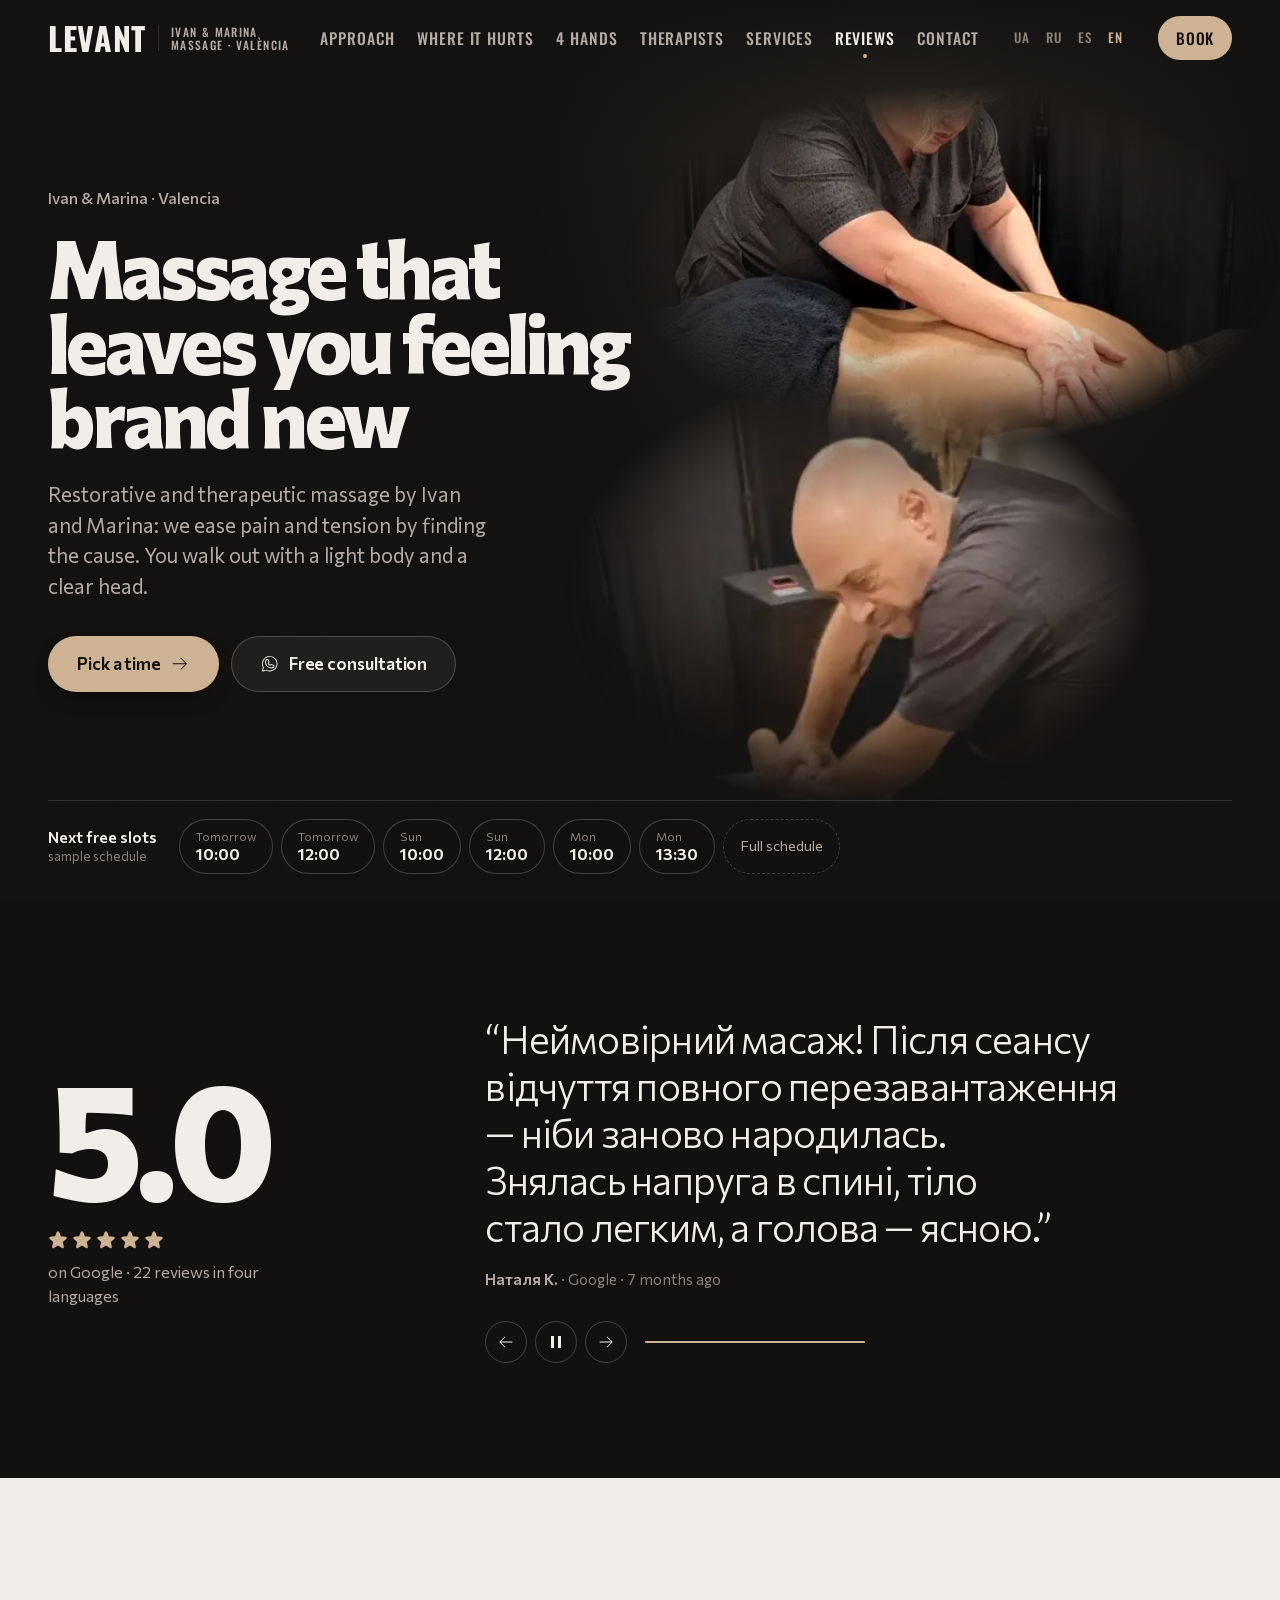
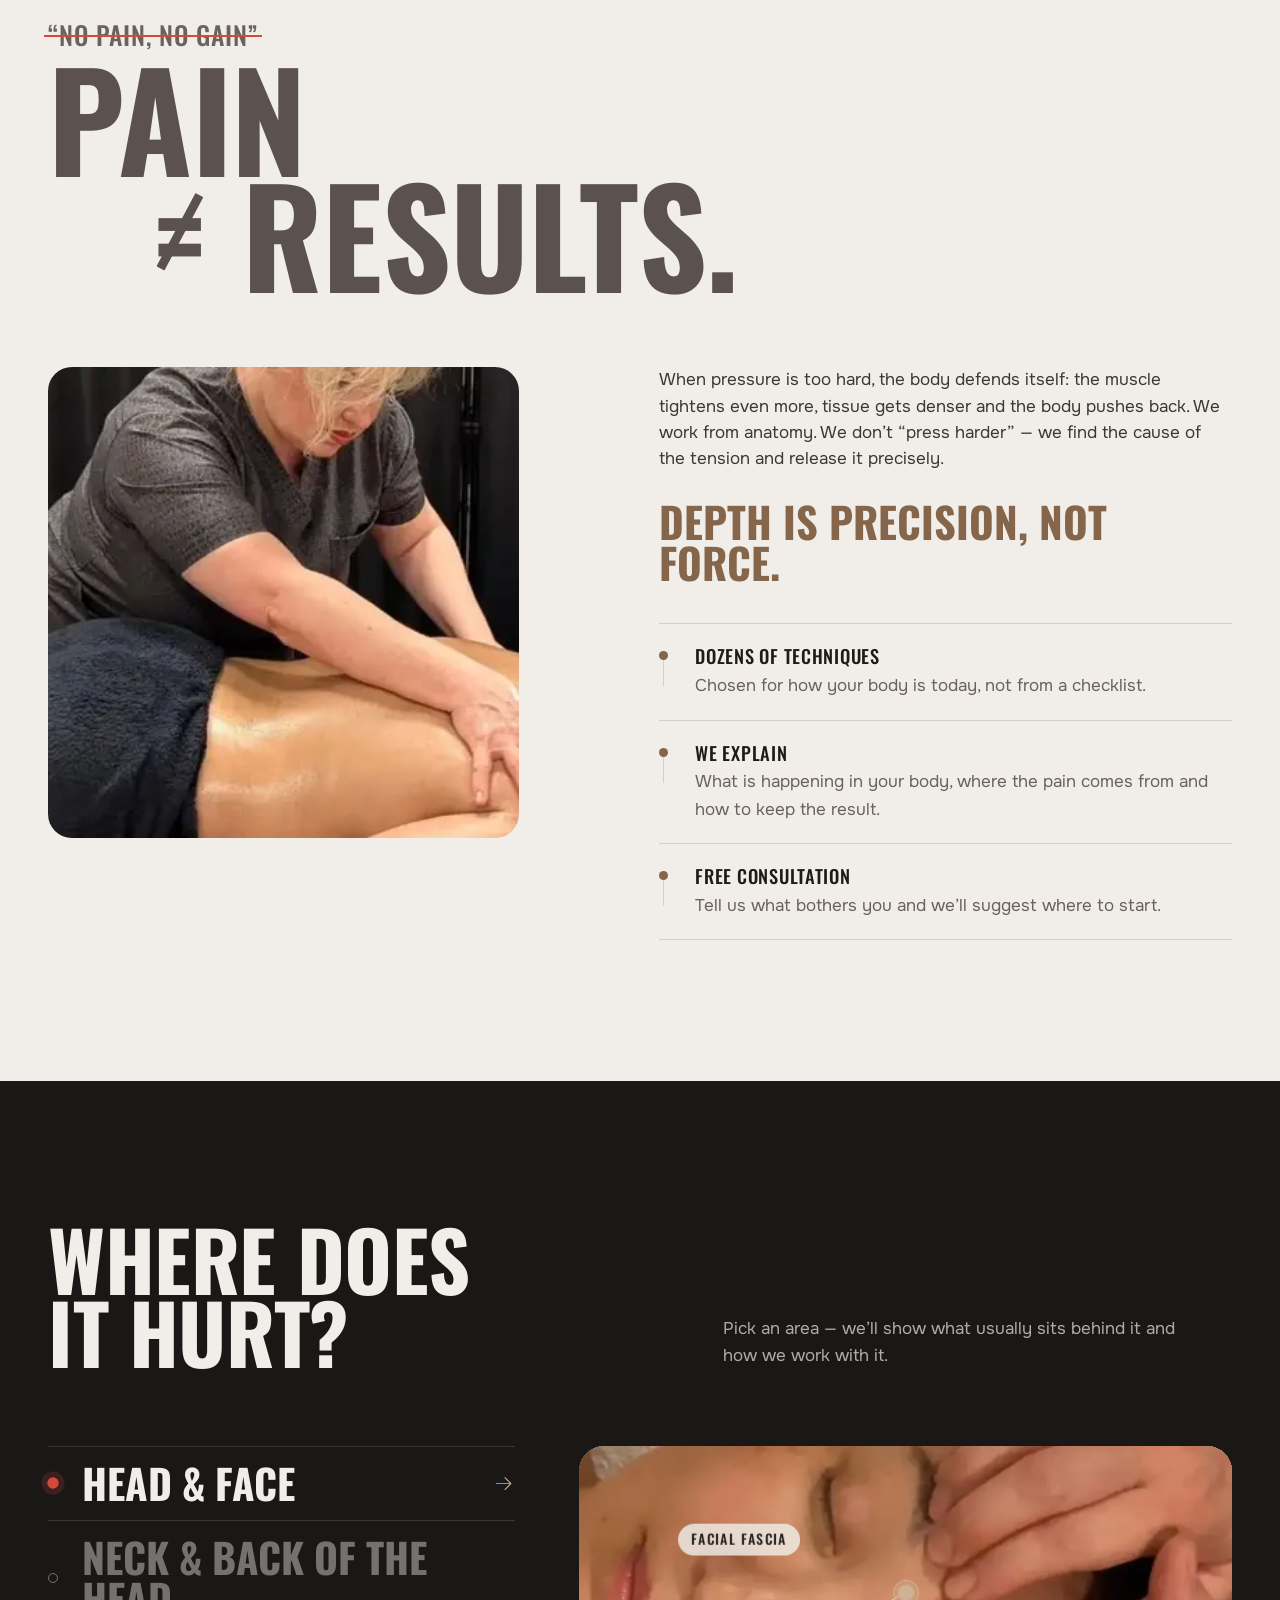
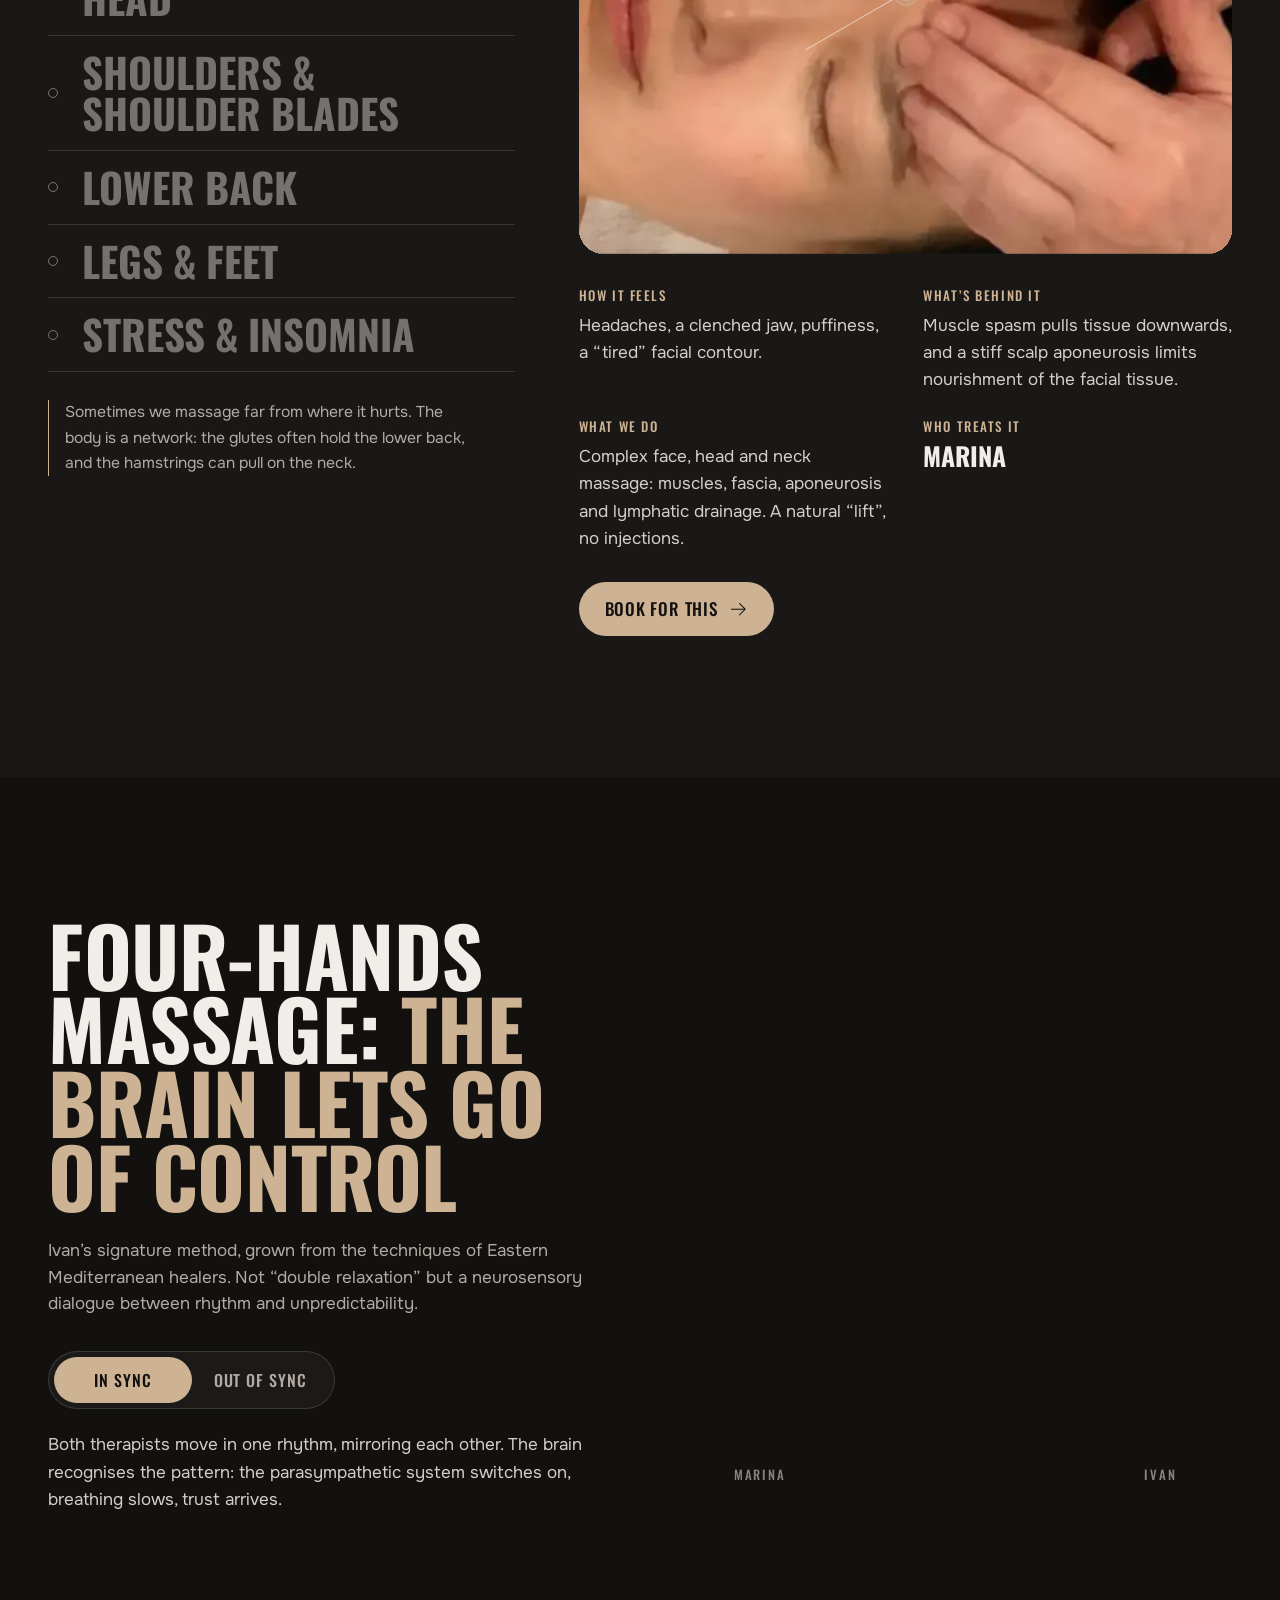
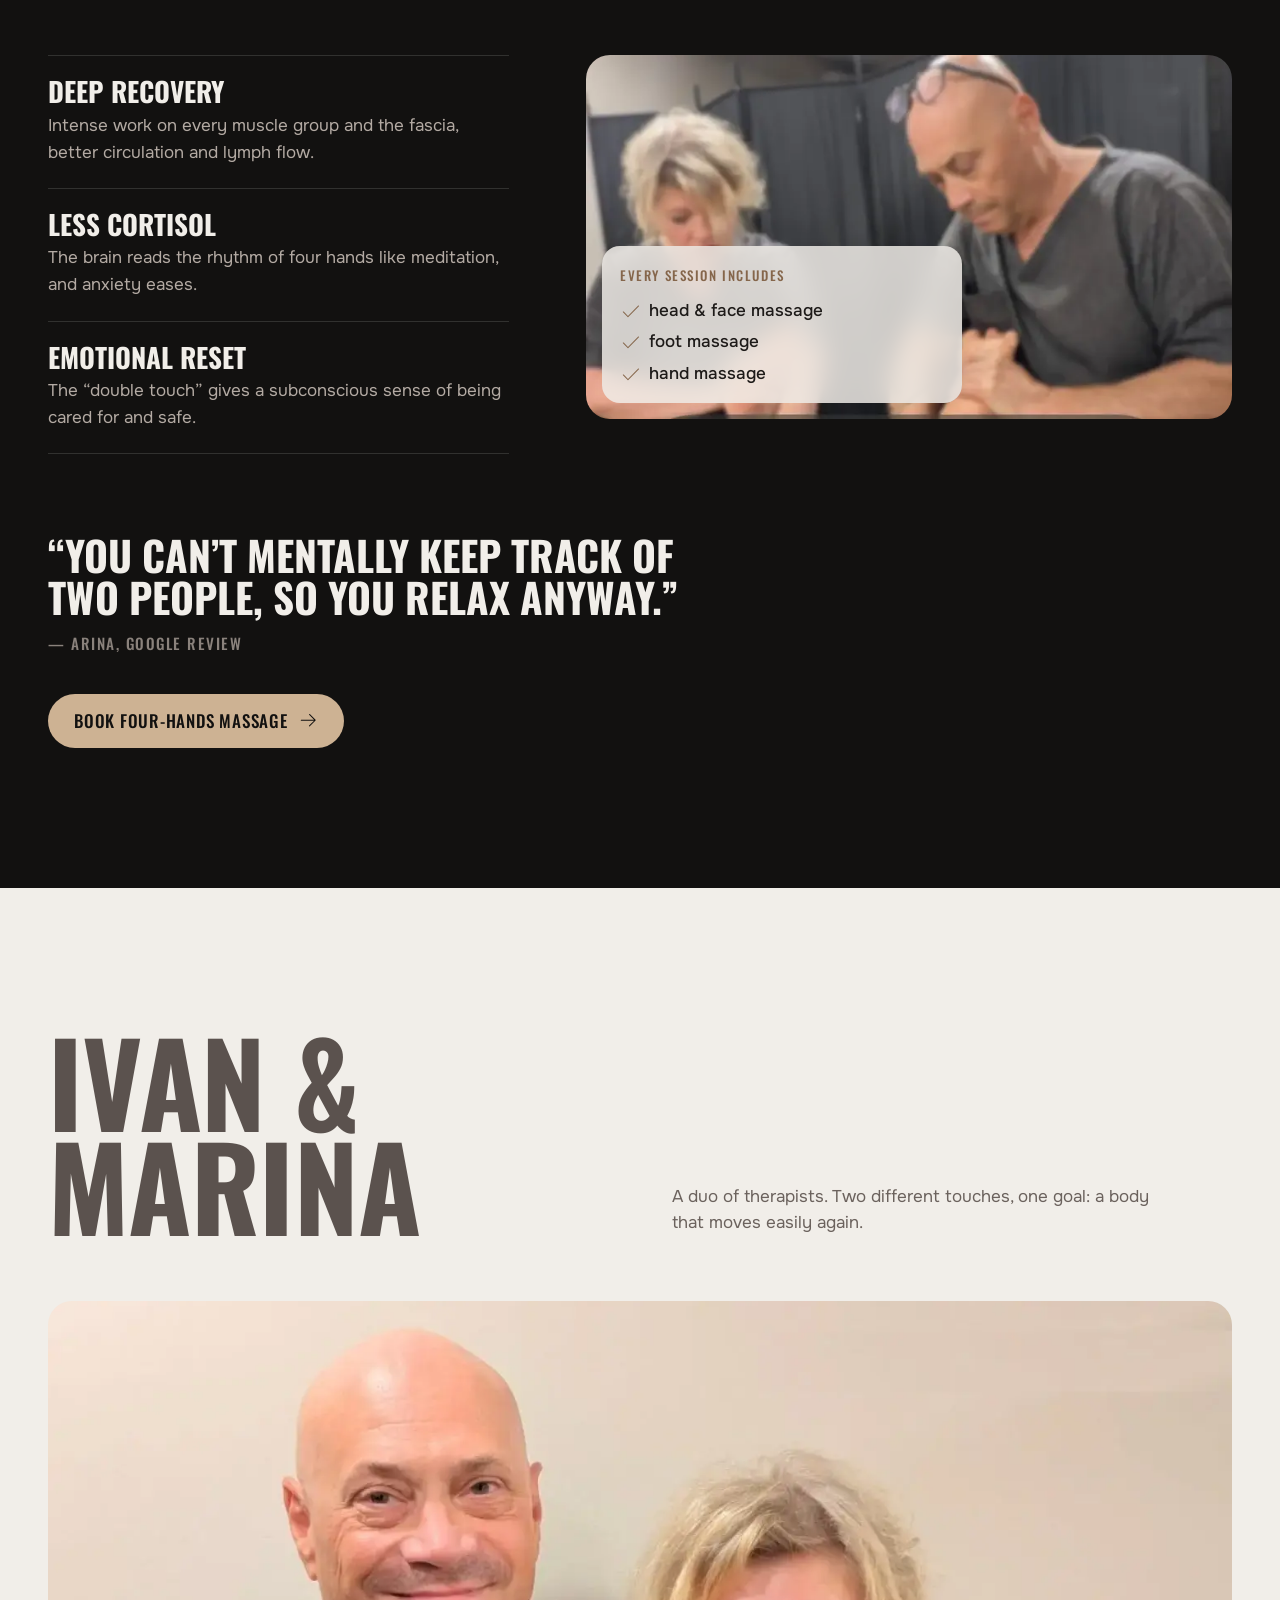
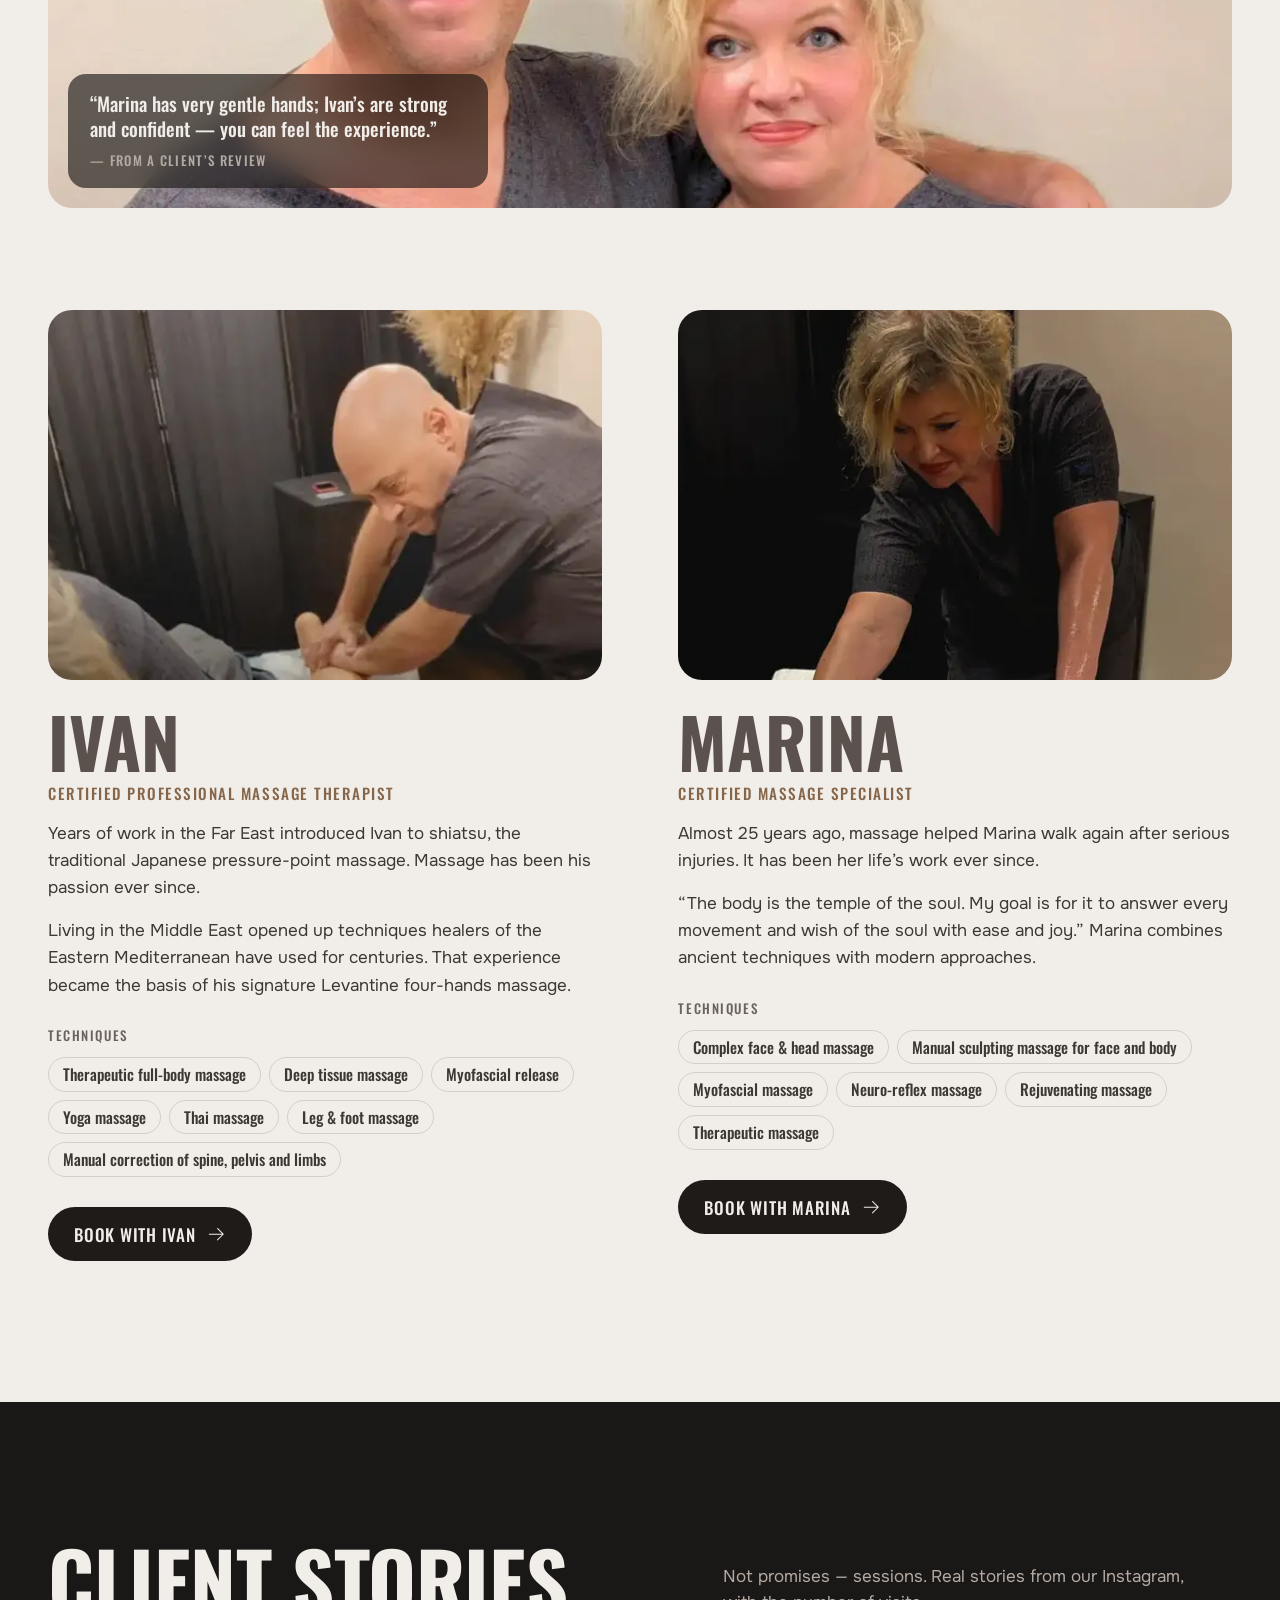
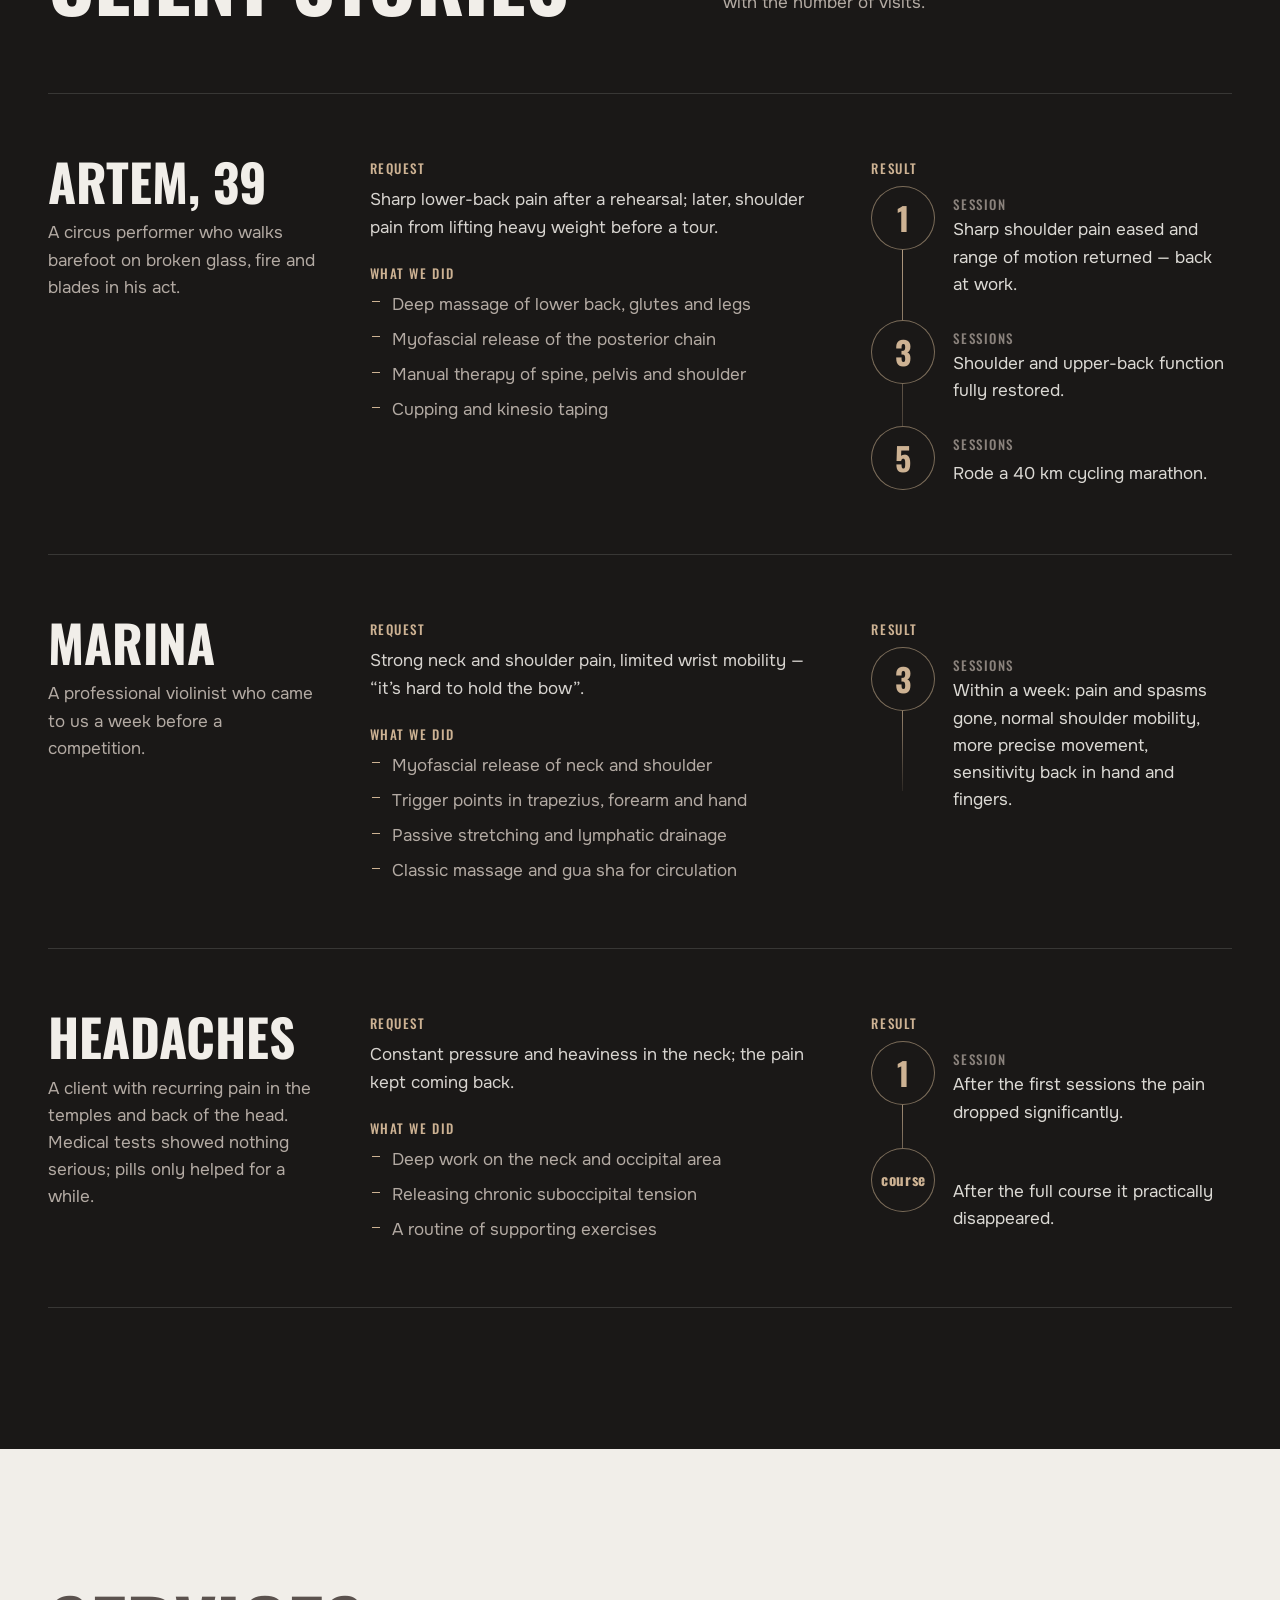
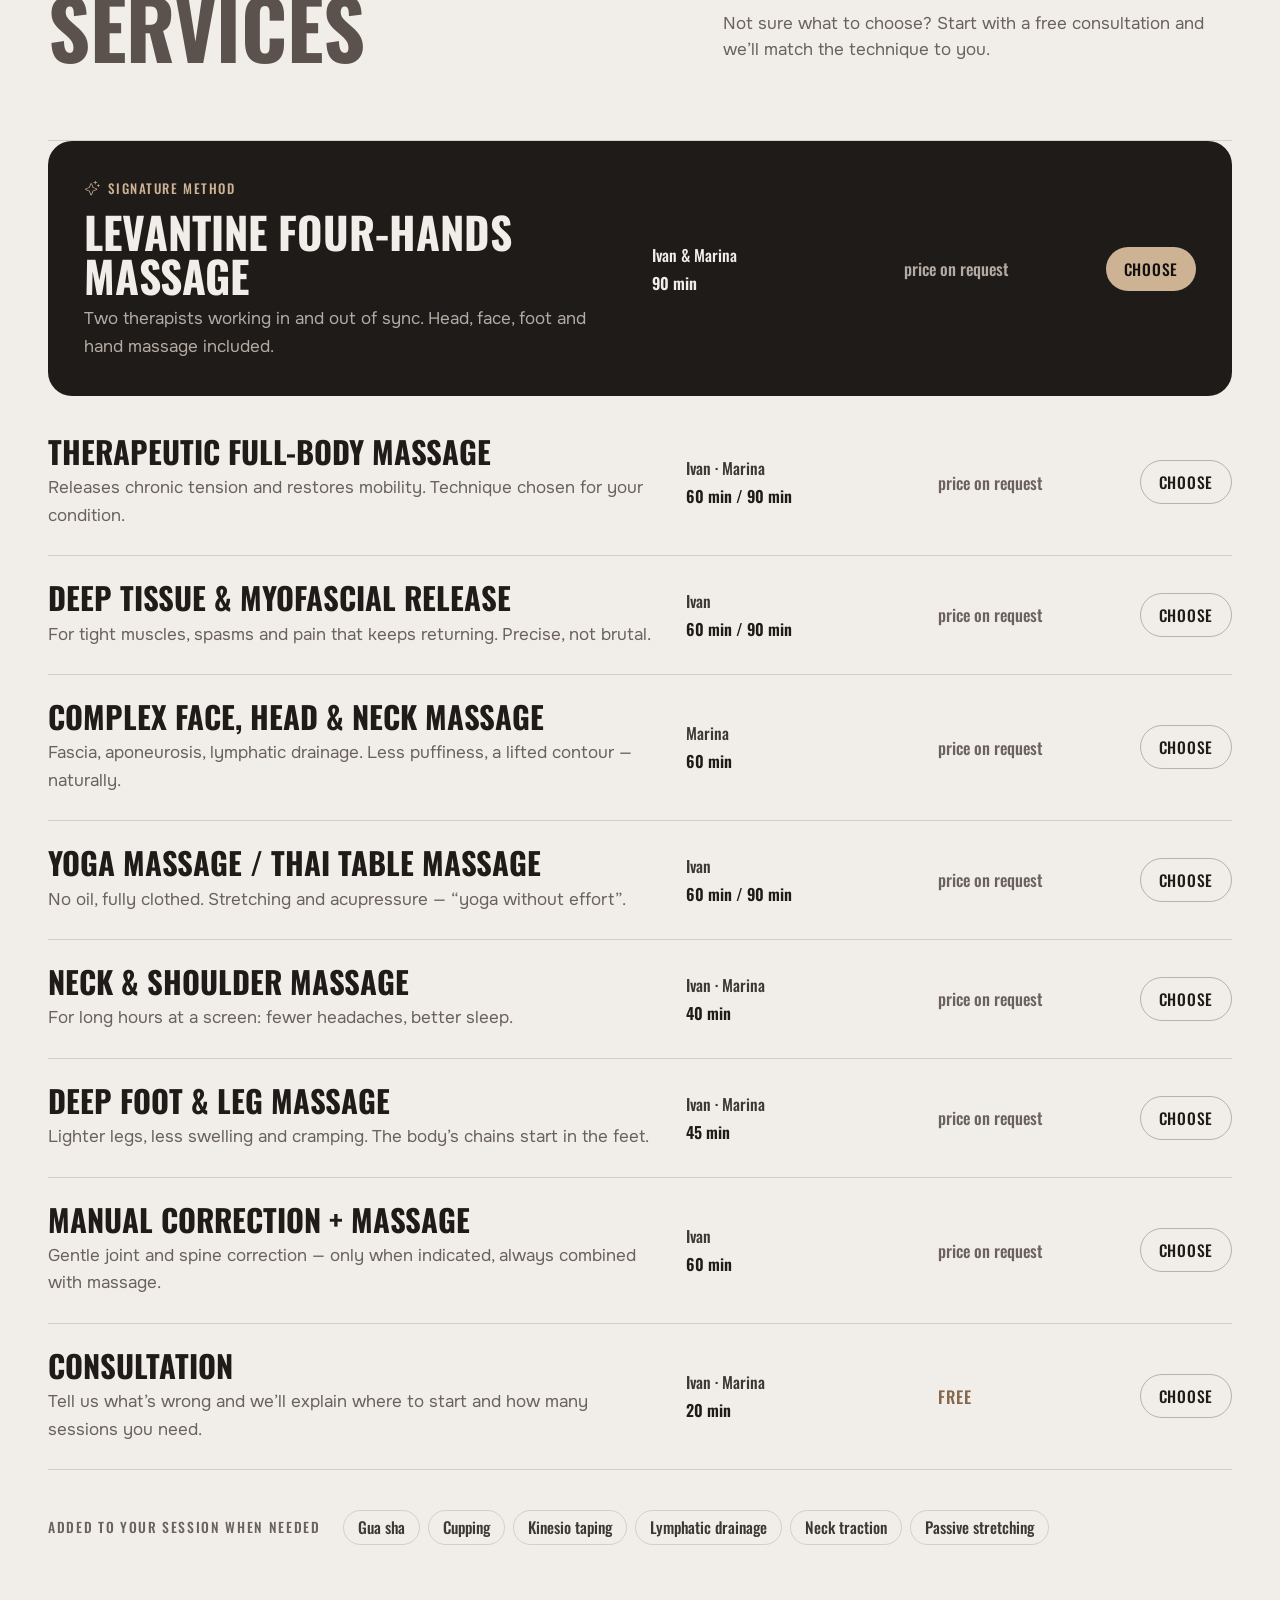
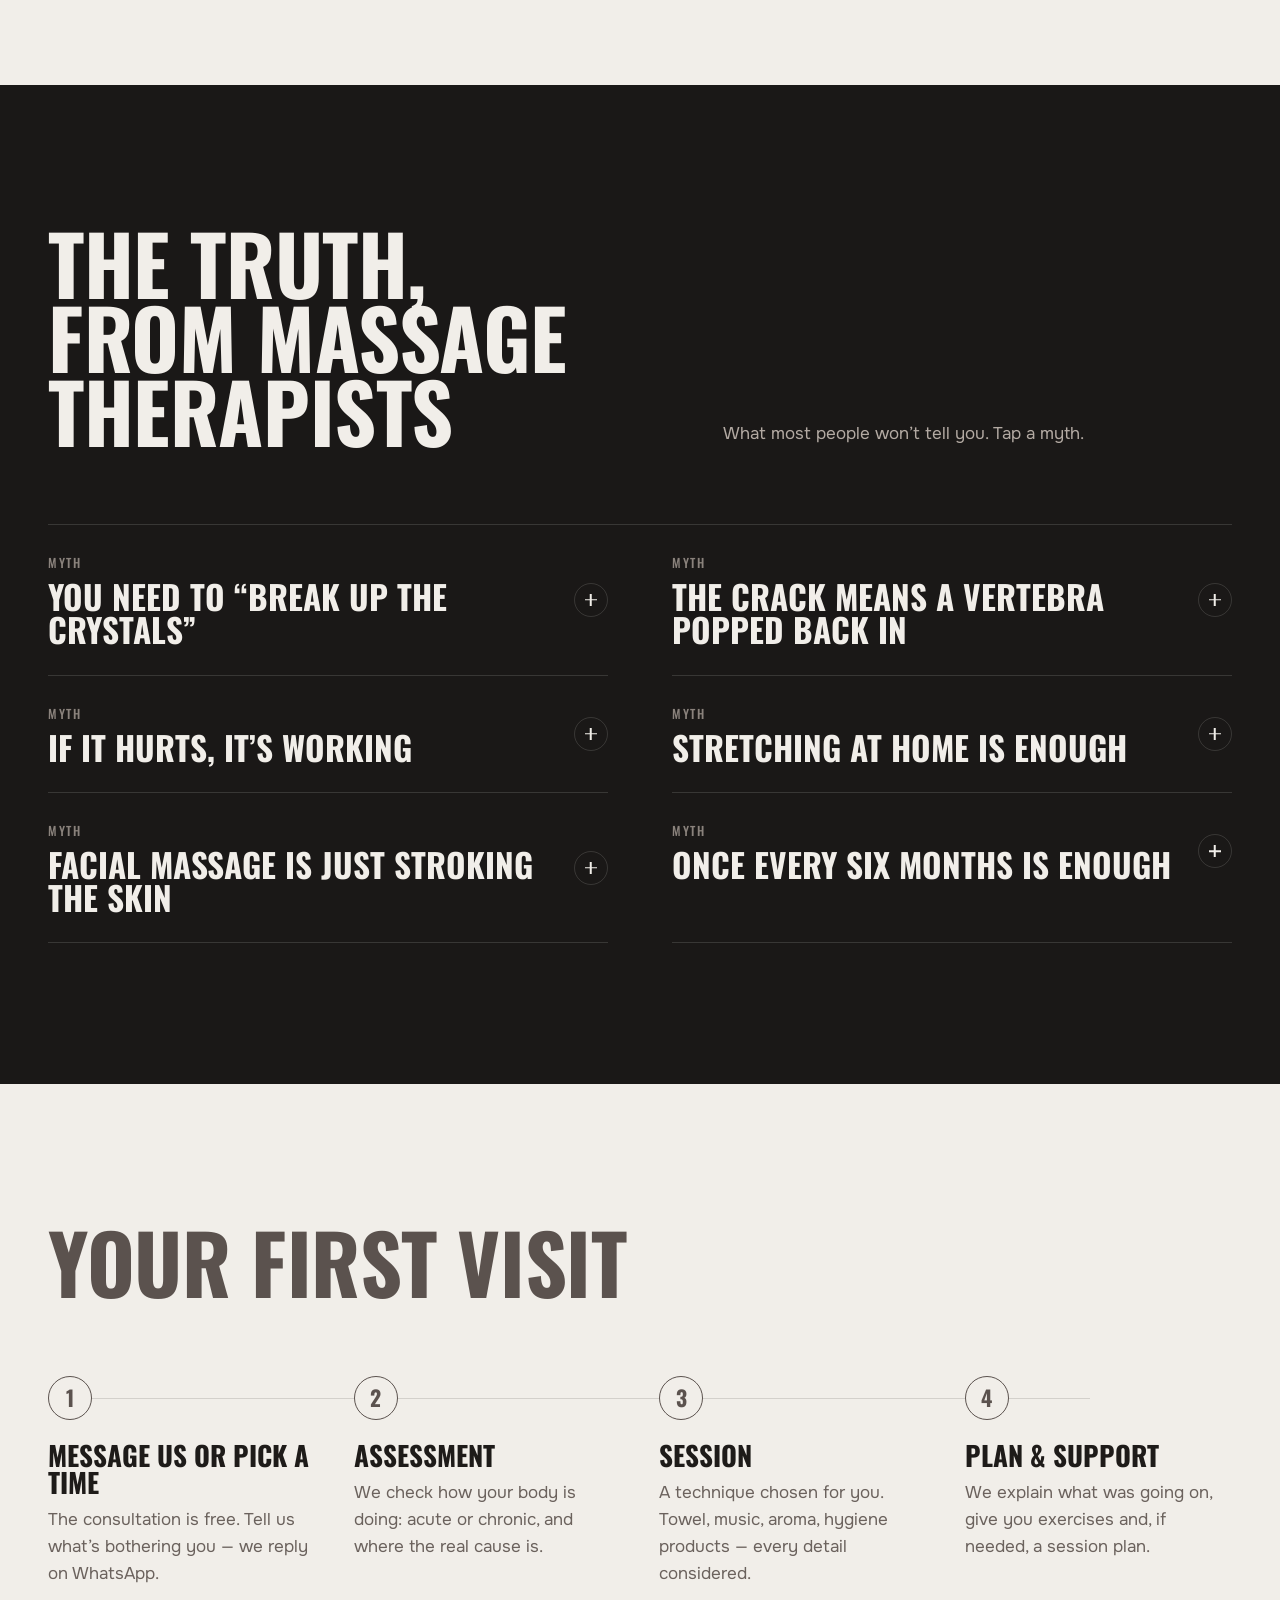
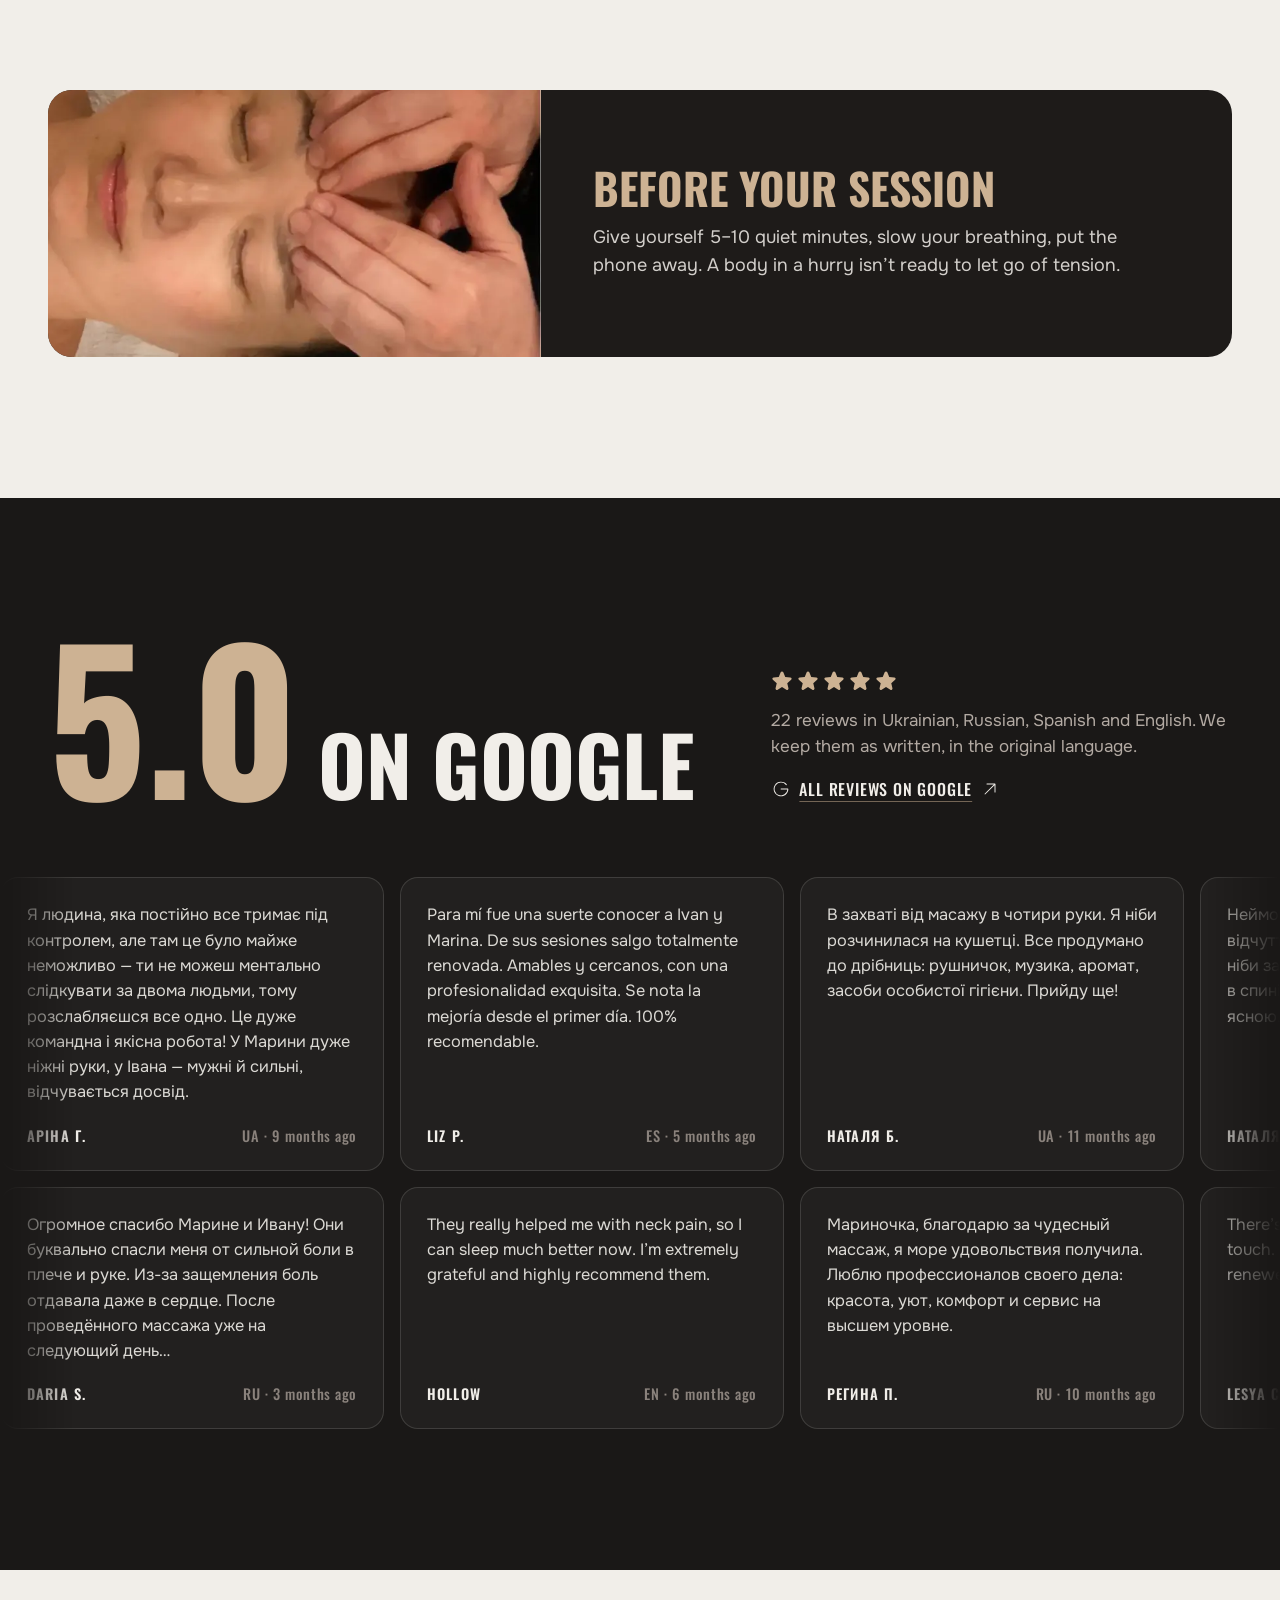
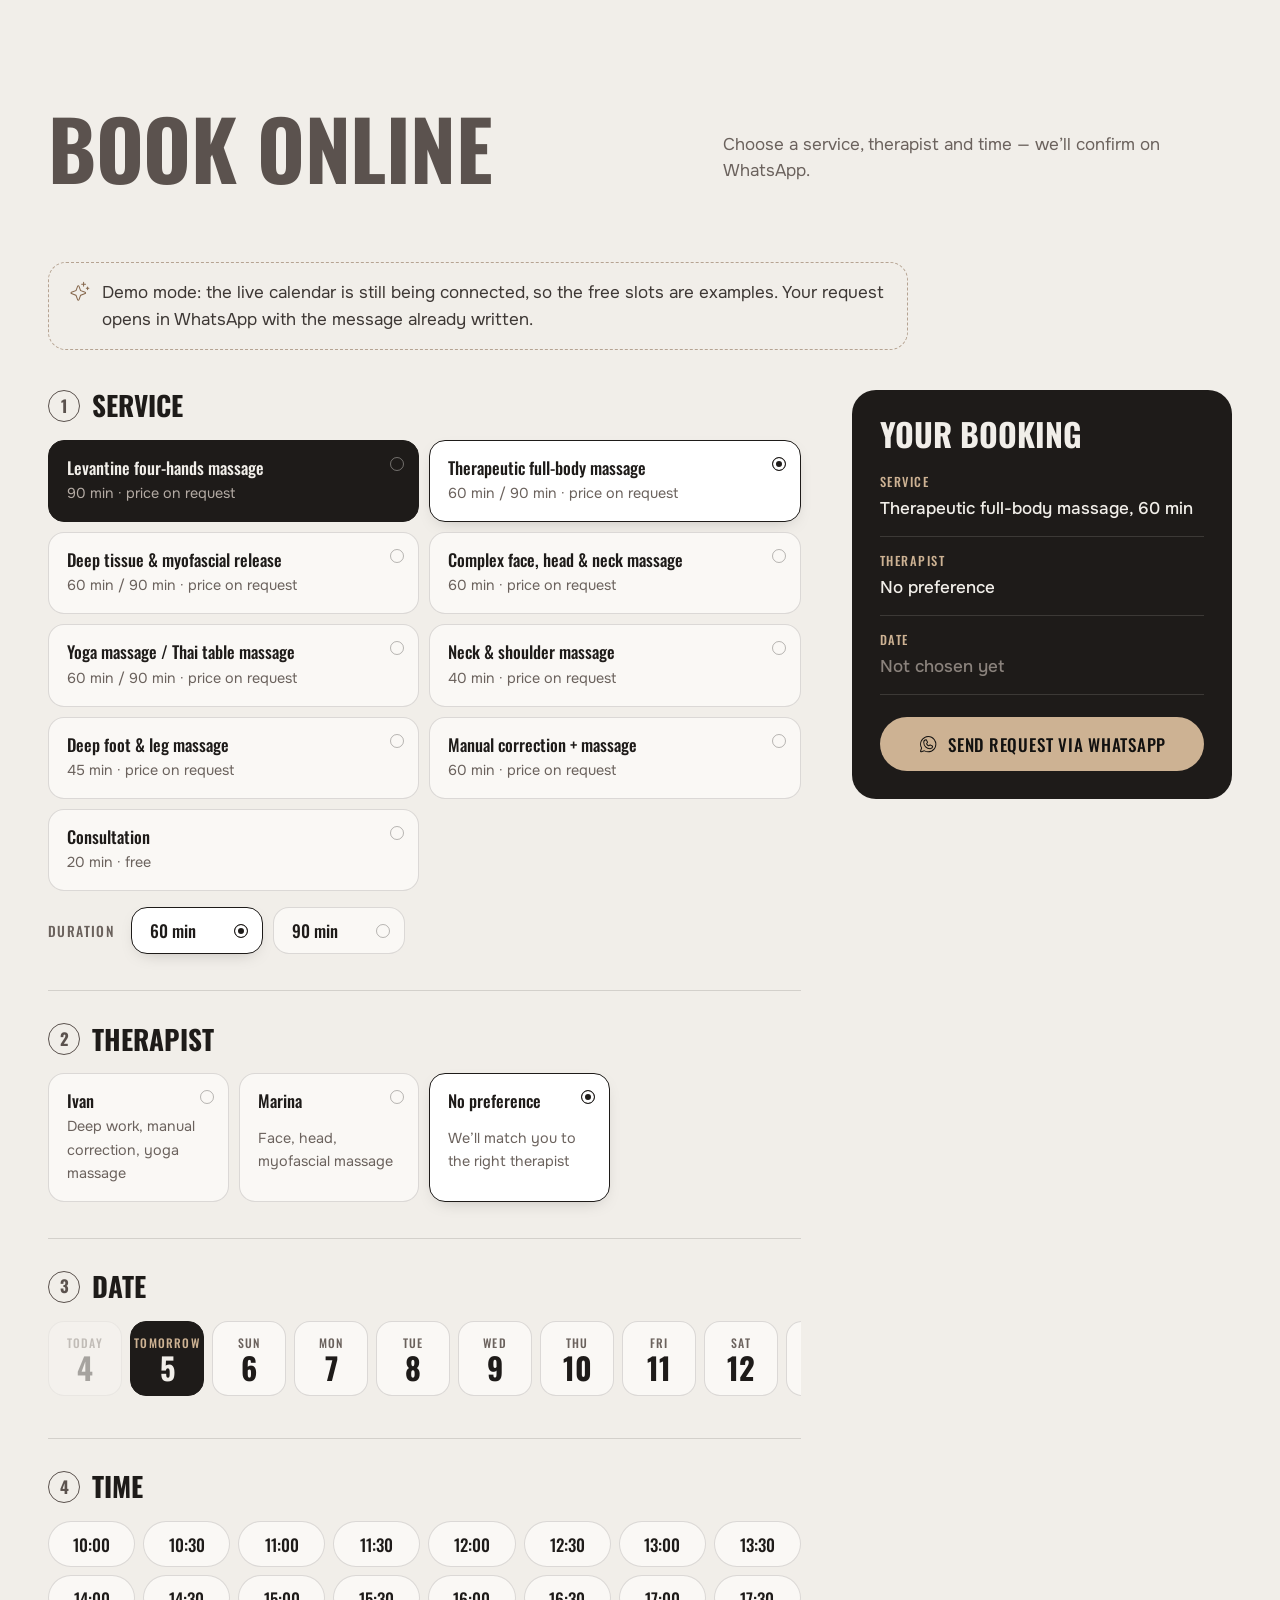
<file: en/index.html>
<!doctype html>
<html lang="en">
<head>
<meta charset="utf-8">
<meta name="viewport" content="width=device-width, initial-scale=1, viewport-fit=cover">
<title>Restorative massage in Valencia · Ivan &amp; Marina · Levant Massage</title>
<meta name="description" content="Restorative and therapeutic massage in Valencia: we ease neck, back and head pain by finding the cause. You leave with a light body and a clear head. Google 5.0 · 22 reviews. Daily 10:00-20:00, metro Av. del Cid.">
<meta name="theme-color" content="#121110">
<script>document.documentElement.classList.add('js')</script>
<link rel="canonical" href="https://ivan-marina-levant.example/en/">
<link rel="alternate" hreflang="uk" href="https://ivan-marina-levant.example/">
<link rel="alternate" hreflang="ru" href="https://ivan-marina-levant.example/ru/">
<link rel="alternate" hreflang="es" href="https://ivan-marina-levant.example/es/">
<link rel="alternate" hreflang="en" href="https://ivan-marina-levant.example/en/">
<link rel="alternate" hreflang="x-default" href="https://ivan-marina-levant.example/">
<meta property="og:type" content="website">
<meta property="og:title" content="Restorative massage in Valencia · Ivan &amp; Marina · Levant Massage">
<meta property="og:description" content="Restorative and therapeutic massage in Valencia: we ease neck, back and head pain by finding the cause. You leave with a light body and a clear head. Google 5.0 · 22 reviews. Daily 10:00-20:00, metro Av. del Cid.">
<meta property="og:image" content="https://ivan-marina-levant.example/assets/img/duo.webp">
<meta property="og:locale" content="en_GB">
<link rel="icon" href="../assets/img/favicon.svg" type="image/svg+xml">
<link rel="preload" href="../assets/fonts/oswald-latin-wght-normal.woff2" as="font" type="font/woff2" crossorigin>
<link rel="preload" href="../assets/fonts/commissioner-latin.woff2" as="font" type="font/woff2" crossorigin>
<link rel="preload" href="../assets/img/marina-back.webp" as="image" imagesrcset="../assets/img/marina-back-sm.webp 760w, ../assets/img/marina-back.webp 1440w" imagesizes="(min-width: 960px) 52vw, 100vw">
<link rel="stylesheet" href="../assets/css/style.css">
<script type="application/ld+json">{"@context":"https://schema.org","@type":"HealthAndBeautyBusiness","name":"Levant Massage by Marina & Ivan","image":"https://ivan-marina-levant.example/assets/img/duo.webp","url":"https://ivan-marina-levant.example/en/","telephone":"+34 613 296 874","address":{"@type":"PostalAddress","streetAddress":"Carrer de Molina de Segura, 2","addressLocality":"València","postalCode":"46018","addressRegion":"Valencia","addressCountry":"ES"},"geo":{"@type":"GeoCoordinates","latitude":39.4698,"longitude":-0.3986},"openingHoursSpecification":[{"@type":"OpeningHoursSpecification","dayOfWeek":["Monday","Tuesday","Wednesday","Thursday","Friday","Saturday","Sunday"],"opens":"10:00","closes":"20:00"}],"sameAs":["https://www.instagram.com/ivan.marina.levant/"],"employee":[{"@type":"Person","name":"Ivan"},{"@type":"Person","name":"Marina"}]}</script>
</head>
<body>
<a class="skip" href="#main">Skip to content</a>
<div class="grain" aria-hidden="true"></div>

<header class="topbar" data-topbar>
  <div class="topbar__in">
    <a class="brand" href="../en/" aria-label="Levant Massage — Ivan &amp; Marina">
      <span class="brand__mark">Levant</span>
      <span class="brand__sub">Ivan &amp; Marina<br>massage · València</span>
    </a>
    <nav class="mainnav" aria-label="Main">
      <a href="#approach">Approach</a><a href="#zones">Where it hurts</a><a href="#four-hands">4 hands</a><a href="#team">Therapists</a><a href="#services">Services</a><a href="#reviews">Reviews</a><a href="#contacts">Contact</a>
    </nav>
    
    <nav class="langs langs--top" aria-label="Language">
      <a href="../" hreflang="uk" lang="uk"  title="Українська">UA</a><a href="../ru/" hreflang="ru" lang="ru"  title="Русский">RU</a><a href="../es/" hreflang="es" lang="es"  title="Español">ES</a><a href="../en/" hreflang="en" lang="en" aria-current="page" title="English">EN</a>
    </nav>
    <a class="btn btn--sand btn--sm topbar__cta" href="#booking" data-book>Book</a>
    <button class="menubtn" type="button" aria-expanded="false" aria-controls="menu" data-menu-toggle>
      <span class="menubtn__lines" aria-hidden="true"><span></span><span></span></span>
      <span class="sr">Menu</span>
    </button>
  </div>
</header>

<div class="menu" id="menu" hidden data-menu>
  <nav class="menu__nav" aria-label="Menu">
    <a href="#approach" style="--i:0">Approach</a><a href="#zones" style="--i:1">Where it hurts</a><a href="#four-hands" style="--i:2">4 hands</a><a href="#team" style="--i:3">Therapists</a><a href="#services" style="--i:4">Services</a><a href="#reviews" style="--i:5">Reviews</a><a href="#contacts" style="--i:6">Contact</a>
  </nav>
  <div class="menu__foot">
    
    <nav class="langs langs--menu" aria-label="Language">
      <a href="../" hreflang="uk" lang="uk"  title="Українська">UA</a><a href="../ru/" hreflang="ru" lang="ru"  title="Русский">RU</a><a href="../es/" hreflang="es" lang="es"  title="Español">ES</a><a href="../en/" hreflang="en" lang="en" aria-current="page" title="English">EN</a>
    </nav>
    <a class="btn btn--sand" href="#booking" data-book>Book</a>
  </div>
</div>

<main id="main">

<!-- HERO -->
<section class="hero hero2" aria-labelledby="hero-title">
  <div class="hero2__stage">
    <figure class="hero2__shot hero2__shot--a"><img class="hero2__img" src="../assets/img/marina-back.webp" srcset="../assets/img/marina-back-sm.webp 760w, ../assets/img/marina-back.webp 1440w" sizes="(min-width: 960px) 52vw, 100vw" alt="Marina giving a back massage in the black-curtained studio" width="1440" height="640" fetchpriority="high" decoding="async"></figure>
    <figure class="hero2__shot hero2__shot--b"><img class="hero2__img" src="../assets/img/ivan-studio.webp" srcset="../assets/img/ivan-studio-sm.webp 760w, ../assets/img/ivan-studio.webp 1440w" sizes="(min-width: 960px) 46vw, 1px" alt="Ivan working on a client’s leg on the massage table" width="1440" height="640" loading="lazy" decoding="async"></figure>
  </div>
  <div class="hero2__copy">
    <p class="hero2__credit">Ivan & Marina · Valencia</p>
    <h1 class="hero2__title" id="hero-title">Massage that leaves you feeling brand new</h1>
    <p class="hero2__sub">Restorative and therapeutic massage by Ivan and Marina: we ease pain and tension by finding the cause. You walk out with a light body and a clear head.</p>
    <div class="hero2__actions">
      <a class="btn2 btn2--sand" href="#booking" data-book><span>Pick a time</span><svg class="i" aria-hidden="true" focusable="false" xmlns="http://www.w3.org/2000/svg" viewBox="0 0 256 256" fill="currentColor"><path d="M220.24,132.24l-72,72a6,6,0,0,1-8.48-8.48L201.51,134H40a6,6,0,0,1,0-12H201.51L139.76,60.24a6,6,0,0,1,8.48-8.48l72,72A6,6,0,0,1,220.24,132.24Z"/></svg></a>
      <a class="btn2 btn2--ghost" href="https://wa.me/34613296874?text=Hello!%20I%E2%80%99d%20like%20to%20book%20a%20massage." target="_blank" rel="noopener"><svg class="i" aria-hidden="true" focusable="false" xmlns="http://www.w3.org/2000/svg" viewBox="0 0 256 256" fill="currentColor"><path d="M186.68,146.63l-32-16a6,6,0,0,0-6,.38L133,141.46A42.49,42.49,0,0,1,114.54,123L125,107.33a6,6,0,0,0,.38-6l-16-32A6,6,0,0,0,104,66a38,38,0,0,0-38,38,86.1,86.1,0,0,0,86,86,38,38,0,0,0,38-38A6,6,0,0,0,186.68,146.63ZM152,178a74.09,74.09,0,0,1-74-74,26,26,0,0,1,22.42-25.75l12.66,25.32-10.39,15.58a6,6,0,0,0-.54,5.63,54.43,54.43,0,0,0,29.07,29.07,6,6,0,0,0,5.63-.54l15.58-10.39,25.32,12.66A26,26,0,0,1,152,178ZM128,26A102,102,0,0,0,38.35,176.69L26.73,211.56a14,14,0,0,0,17.71,17.71l34.87-11.62A102,102,0,1,0,128,26Zm0,192a90,90,0,0,1-45.06-12.08,6.09,6.09,0,0,0-3-.81,6.2,6.2,0,0,0-1.9.31L40.65,217.88a2,2,0,0,1-2.53-2.53L50.58,178a6,6,0,0,0-.5-4.91A90,90,0,1,1,128,218Z"/></svg><span>Free consultation</span></a>
    </div>
  </div>
  <div class="showtimes" data-hero-slots data-more="Full schedule">
    <p class="showtimes__title">Next free slots<span>sample schedule</span></p>
    <div class="showtimes__list" data-slots-list aria-live="polite"></div>
  </div>
</section>

<!-- PRESS: rating + rotating reviews -->
<section class="press" aria-label="5.0 on Google">
  <div class="press__score">
    <p class="press__num">5.0</p>
    <p class="press__stars" aria-label="5/5"><svg class="i press__star" aria-hidden="true" focusable="false" xmlns="http://www.w3.org/2000/svg" viewBox="0 0 256 256" fill="currentColor"><path d="M234.29,114.85l-45,38.83L203,211.75a16.4,16.4,0,0,1-24.5,17.82L128,198.49,77.47,229.57A16.4,16.4,0,0,1,53,211.75l13.76-58.07-45-38.83A16.46,16.46,0,0,1,31.08,86l59-4.76,22.76-55.08a16.36,16.36,0,0,1,30.27,0l22.75,55.08,59,4.76a16.46,16.46,0,0,1,9.37,28.86Z"/></svg><svg class="i press__star" aria-hidden="true" focusable="false" xmlns="http://www.w3.org/2000/svg" viewBox="0 0 256 256" fill="currentColor"><path d="M234.29,114.85l-45,38.83L203,211.75a16.4,16.4,0,0,1-24.5,17.82L128,198.49,77.47,229.57A16.4,16.4,0,0,1,53,211.75l13.76-58.07-45-38.83A16.46,16.46,0,0,1,31.08,86l59-4.76,22.76-55.08a16.36,16.36,0,0,1,30.27,0l22.75,55.08,59,4.76a16.46,16.46,0,0,1,9.37,28.86Z"/></svg><svg class="i press__star" aria-hidden="true" focusable="false" xmlns="http://www.w3.org/2000/svg" viewBox="0 0 256 256" fill="currentColor"><path d="M234.29,114.85l-45,38.83L203,211.75a16.4,16.4,0,0,1-24.5,17.82L128,198.49,77.47,229.57A16.4,16.4,0,0,1,53,211.75l13.76-58.07-45-38.83A16.46,16.46,0,0,1,31.08,86l59-4.76,22.76-55.08a16.36,16.36,0,0,1,30.27,0l22.75,55.08,59,4.76a16.46,16.46,0,0,1,9.37,28.86Z"/></svg><svg class="i press__star" aria-hidden="true" focusable="false" xmlns="http://www.w3.org/2000/svg" viewBox="0 0 256 256" fill="currentColor"><path d="M234.29,114.85l-45,38.83L203,211.75a16.4,16.4,0,0,1-24.5,17.82L128,198.49,77.47,229.57A16.4,16.4,0,0,1,53,211.75l13.76-58.07-45-38.83A16.46,16.46,0,0,1,31.08,86l59-4.76,22.76-55.08a16.36,16.36,0,0,1,30.27,0l22.75,55.08,59,4.76a16.46,16.46,0,0,1,9.37,28.86Z"/></svg><svg class="i press__star" aria-hidden="true" focusable="false" xmlns="http://www.w3.org/2000/svg" viewBox="0 0 256 256" fill="currentColor"><path d="M234.29,114.85l-45,38.83L203,211.75a16.4,16.4,0,0,1-24.5,17.82L128,198.49,77.47,229.57A16.4,16.4,0,0,1,53,211.75l13.76-58.07-45-38.83A16.46,16.46,0,0,1,31.08,86l59-4.76,22.76-55.08a16.36,16.36,0,0,1,30.27,0l22.75,55.08,59,4.76a16.46,16.46,0,0,1,9.37,28.86Z"/></svg></p>
    <p class="press__label">on Google · 22 reviews in four languages</p>
  </div>
  <div class="press__quotes" data-quotes>
    <div class="press__stack" aria-live="off" data-quotes-stack>
      <figure class="press__q is-on" lang="en" data-q>
        <blockquote><p>“They really helped me with neck pain, so I can sleep much better now. I’m extremely grateful and highly recommend them.”</p></blockquote>
        <figcaption><b>Hollow</b> · Google · 6 months ago</figcaption>
      </figure><figure class="press__q" lang="en" data-q aria-hidden="true">
        <blockquote><p>“There’s something truly special about their touch. I left the studio feeling completely renewed and relaxed. Thank you so much!”</p></blockquote>
        <figcaption><b>Lesya C.</b> · Google · 6 months ago</figcaption>
      </figure><figure class="press__q" lang="en" data-q aria-hidden="true">
        <blockquote><p>“Excellent massage! Very relaxing and restorative. Really enjoyed it, highly recommend!”</p></blockquote>
        <figcaption><b>Svetlana B.</b> · Google · 9 months ago</figcaption>
      </figure><figure class="press__q is-long" lang="uk" data-q aria-hidden="true">
        <blockquote><p>“Я людина, яка постійно все тримає під контролем, але там це було майже неможливо — ти не можеш ментально слідкувати за двома людьми, тому розслабляєшся все одно. Це дуже командна і якісна робота! У Марини дуже ніжні руки, у Івана — мужні й сильні, відчувається досвід.”</p></blockquote>
        <figcaption><b>Аріна Г.</b> · Google · 9 months ago</figcaption>
      </figure><figure class="press__q is-long" lang="ru" data-q aria-hidden="true">
        <blockquote><p>“Огромное спасибо Марине и Ивану! Они буквально спасли меня от сильной боли в плече и руке. Из-за защемления боль отдавала даже в сердце. После проведённого массажа уже на следующий день…”</p></blockquote>
        <figcaption><b>Daria S.</b> · Google · 3 months ago</figcaption>
      </figure><figure class="press__q is-long" lang="es" data-q aria-hidden="true">
        <blockquote><p>“Para mí fue una suerte conocer a Ivan y Marina. De sus sesiones salgo totalmente renovada. Amables y cercanos, con una profesionalidad exquisita. Se nota la mejoría desde el primer día. 100% recomendable.”</p></blockquote>
        <figcaption><b>Liz P.</b> · Google · 5 months ago</figcaption>
      </figure><figure class="press__q" lang="uk" data-q aria-hidden="true">
        <blockquote><p>“В захваті від масажу в чотири руки. Я ніби розчинилася на кушетці. Все продумано до дрібниць: рушничок, музика, аромат, засоби особистої гігієни. Прийду ще!”</p></blockquote>
        <figcaption><b>Наталя Б.</b> · Google · 11 months ago</figcaption>
      </figure><figure class="press__q" lang="ru" data-q aria-hidden="true">
        <blockquote><p>“Мариночка, благодарю за чудесный массаж, я море удовольствия получила. Люблю профессионалов своего дела: красота, уют, комфорт и сервис на высшем уровне.”</p></blockquote>
        <figcaption><b>Регина П.</b> · Google · 10 months ago</figcaption>
      </figure><figure class="press__q" lang="uk" data-q aria-hidden="true">
        <blockquote><p>“Неймовірний масаж! Після сеансу відчуття повного перезавантаження — ніби заново народилась. Знялась напруга в спині, тіло стало легким, а голова — ясною.”</p></blockquote>
        <figcaption><b>Наталя К.</b> · Google · 7 months ago</figcaption>
      </figure><figure class="press__q" lang="uk" data-q aria-hidden="true">
        <blockquote><p>“Спробував масаж в чотири руки, і це був дійсно вражаючий досвід. Окрім масажу дуже сподобалась атмосфера і підхід до клієнта.”</p></blockquote>
        <figcaption><b>Dmitry Z.</b> · Google · 10 months ago</figcaption>
      </figure><figure class="press__q" lang="es" data-q aria-hidden="true">
        <blockquote><p>“Una experiencia muy especial, unos especialistas de los grandes. Hacía tiempo que buscaba algo especial, con mucha experiencia e interés.”</p></blockquote>
        <figcaption><b>Antonina G.</b> · Google · 10 months ago</figcaption>
      </figure><figure class="press__q" lang="uk" data-q aria-hidden="true">
        <blockquote><p>“Була на масажі обличчя і декольте. Відчуття якоїсь паралельної реальності поза часом, повний релакс. Дуже приємна атмосфера і дуже делікатна майстер Марина.”</p></blockquote>
        <figcaption><b>Алла Р.</b> · Google · 10 months ago</figcaption>
      </figure><figure class="press__q is-long" lang="uk" data-q aria-hidden="true">
        <blockquote><p>“В мене фізична праця, і навантаження йде саме на спину. Після Марининих чудових рук на ранок прокинулася, мов нова, і вже два дні після масажу не відчуваю втоми, як раніше.”</p></blockquote>
        <figcaption><b>Lara B.</b> · Google · 10 months ago</figcaption>
      </figure><figure class="press__q" lang="ru" data-q aria-hidden="true">
        <blockquote><p>“Была на массаже у Марины, очень понравился массаж, обстановка и уютный кабинет. Марина очень дружелюбная и приятная женщина. Рекомендую!”</p></blockquote>
        <figcaption><b>Vera A.</b> · Google · 2 months ago</figcaption>
      </figure><figure class="press__q" lang="uk" data-q aria-hidden="true">
        <blockquote><p>“Якщо хочеш розслабитися, підтягнути шкіру обличчя — вам до Марини. Якщо хочете корисного масажу — вам до Івана. Чудова робота масажистів!”</p></blockquote>
        <figcaption><b>Alina Z.</b> · Google · 10 months ago</figcaption>
      </figure><figure class="press__q" lang="ru" data-q aria-hidden="true">
        <blockquote><p>“Отличный массаж и расслабляющая атмосфера, спасибо вам огромное!”</p></blockquote>
        <figcaption><b>Vero K.</b> · Google · 4 months ago</figcaption>
      </figure>
    </div>
    <div class="press__ctrl">
      <button class="press__btn" type="button" data-q-prev aria-label="Previous review"><svg class="i i--flip" aria-hidden="true" focusable="false" xmlns="http://www.w3.org/2000/svg" viewBox="0 0 256 256" fill="currentColor"><path d="M220.24,132.24l-72,72a6,6,0,0,1-8.48-8.48L201.51,134H40a6,6,0,0,1,0-12H201.51L139.76,60.24a6,6,0,0,1,8.48-8.48l72,72A6,6,0,0,1,220.24,132.24Z"/></svg></button>
      <button class="press__btn" type="button" data-q-pause aria-label="Pause reviews" data-label-play="Resume reviews" data-label-pause="Pause reviews"><span class="press__pause" aria-hidden="true"></span></button>
      <button class="press__btn" type="button" data-q-next aria-label="Next review"><svg class="i" aria-hidden="true" focusable="false" xmlns="http://www.w3.org/2000/svg" viewBox="0 0 256 256" fill="currentColor"><path d="M220.24,132.24l-72,72a6,6,0,0,1-8.48-8.48L201.51,134H40a6,6,0,0,1,0-12H201.51L139.76,60.24a6,6,0,0,1,8.48-8.48l72,72A6,6,0,0,1,220.24,132.24Z"/></svg></button>
      <span class="press__bar" aria-hidden="true"><i data-q-bar></i></span>
    </div>
  </div>
</section>

<!-- MANIFESTO -->
<section class="sec sec--stone manifesto" id="approach" aria-labelledby="manifesto-title">
  <div class="wrap manifesto__grid">
    <div class="manifesto__head">
      <p class="manifesto__myth" data-strike><span>“No pain, no gain”</span></p>
      <h2 class="display manifesto__title" id="manifesto-title"><span>Pain</span><span><span class="neq">=</span> results.</span></h2>
    </div>
    <div class="manifesto__body">
      <p class="lede">When pressure is too hard, the body defends itself: the muscle tightens even more, tissue gets denser and the body pushes back. We work from anatomy. We don’t “press harder” — we find the cause of the tension and release it precisely.</p>
      <p class="manifesto__pull">Depth is precision, not force.</p>
      <ul class="leaders">
        <li><span class="leaders__dot" aria-hidden="true"></span><strong>Dozens of techniques</strong><span>Chosen for how your body is today, not from a checklist.</span></li><li><span class="leaders__dot" aria-hidden="true"></span><strong>We explain</strong><span>What is happening in your body, where the pain comes from and how to keep the result.</span></li><li><span class="leaders__dot" aria-hidden="true"></span><strong>Free consultation</strong><span>Tell us what bothers you and we’ll suggest where to start.</span></li>
      </ul>
    </div>
    <figure class="manifesto__photo reveal">
      <img class="" src="../assets/img/marina-back.webp" srcset="../assets/img/marina-back-sm.webp 760w, ../assets/img/marina-back.webp 1440w" sizes="(min-width: 960px) 40vw, 100vw" alt="Marina" width="1440" height="640" loading="lazy" decoding="async">
    </figure>
  </div>
</section>

<!-- ZONES -->
<section class="sec sec--dark zones" id="zones" aria-labelledby="zones-title">
  <div class="wrap">
    <div class="sec__head">
      <h2 class="display" id="zones-title">Where does it hurt?</h2>
      <p class="sec__sub">Pick an area — we’ll show what usually sits behind it and how we work with it.</p>
    </div>
    <div class="zones__grid" data-zones>
      <div class="zones__list" role="tablist" aria-label="Where does it hurt?">
        <button class="zone-tab" role="tab" id="zt-head" aria-controls="zp-head" aria-selected="true" tabindex="0" data-zone="head">
          <span class="zone-tab__dot" aria-hidden="true"></span>
          <span class="zone-tab__name">Head & face</span>
          <svg class="i zone-tab__arrow" aria-hidden="true" focusable="false" xmlns="http://www.w3.org/2000/svg" viewBox="0 0 256 256" fill="currentColor"><path d="M220.24,132.24l-72,72a6,6,0,0,1-8.48-8.48L201.51,134H40a6,6,0,0,1,0-12H201.51L139.76,60.24a6,6,0,0,1,8.48-8.48l72,72A6,6,0,0,1,220.24,132.24Z"/></svg>
        </button><button class="zone-tab" role="tab" id="zt-neck" aria-controls="zp-neck" aria-selected="false" tabindex="-1" data-zone="neck">
          <span class="zone-tab__dot" aria-hidden="true"></span>
          <span class="zone-tab__name">Neck & back of the head</span>
          <svg class="i zone-tab__arrow" aria-hidden="true" focusable="false" xmlns="http://www.w3.org/2000/svg" viewBox="0 0 256 256" fill="currentColor"><path d="M220.24,132.24l-72,72a6,6,0,0,1-8.48-8.48L201.51,134H40a6,6,0,0,1,0-12H201.51L139.76,60.24a6,6,0,0,1,8.48-8.48l72,72A6,6,0,0,1,220.24,132.24Z"/></svg>
        </button><button class="zone-tab" role="tab" id="zt-shoulders" aria-controls="zp-shoulders" aria-selected="false" tabindex="-1" data-zone="shoulders">
          <span class="zone-tab__dot" aria-hidden="true"></span>
          <span class="zone-tab__name">Shoulders & shoulder blades</span>
          <svg class="i zone-tab__arrow" aria-hidden="true" focusable="false" xmlns="http://www.w3.org/2000/svg" viewBox="0 0 256 256" fill="currentColor"><path d="M220.24,132.24l-72,72a6,6,0,0,1-8.48-8.48L201.51,134H40a6,6,0,0,1,0-12H201.51L139.76,60.24a6,6,0,0,1,8.48-8.48l72,72A6,6,0,0,1,220.24,132.24Z"/></svg>
        </button><button class="zone-tab" role="tab" id="zt-lowback" aria-controls="zp-lowback" aria-selected="false" tabindex="-1" data-zone="lowback">
          <span class="zone-tab__dot" aria-hidden="true"></span>
          <span class="zone-tab__name">Lower back</span>
          <svg class="i zone-tab__arrow" aria-hidden="true" focusable="false" xmlns="http://www.w3.org/2000/svg" viewBox="0 0 256 256" fill="currentColor"><path d="M220.24,132.24l-72,72a6,6,0,0,1-8.48-8.48L201.51,134H40a6,6,0,0,1,0-12H201.51L139.76,60.24a6,6,0,0,1,8.48-8.48l72,72A6,6,0,0,1,220.24,132.24Z"/></svg>
        </button><button class="zone-tab" role="tab" id="zt-legs" aria-controls="zp-legs" aria-selected="false" tabindex="-1" data-zone="legs">
          <span class="zone-tab__dot" aria-hidden="true"></span>
          <span class="zone-tab__name">Legs & feet</span>
          <svg class="i zone-tab__arrow" aria-hidden="true" focusable="false" xmlns="http://www.w3.org/2000/svg" viewBox="0 0 256 256" fill="currentColor"><path d="M220.24,132.24l-72,72a6,6,0,0,1-8.48-8.48L201.51,134H40a6,6,0,0,1,0-12H201.51L139.76,60.24a6,6,0,0,1,8.48-8.48l72,72A6,6,0,0,1,220.24,132.24Z"/></svg>
        </button><button class="zone-tab" role="tab" id="zt-stress" aria-controls="zp-stress" aria-selected="false" tabindex="-1" data-zone="stress">
          <span class="zone-tab__dot" aria-hidden="true"></span>
          <span class="zone-tab__name">Stress & insomnia</span>
          <svg class="i zone-tab__arrow" aria-hidden="true" focusable="false" xmlns="http://www.w3.org/2000/svg" viewBox="0 0 256 256" fill="currentColor"><path d="M220.24,132.24l-72,72a6,6,0,0,1-8.48-8.48L201.51,134H40a6,6,0,0,1,0-12H201.51L139.76,60.24a6,6,0,0,1,8.48-8.48l72,72A6,6,0,0,1,220.24,132.24Z"/></svg>
        </button>
        <p class="zones__note">Sometimes we massage far from where it hurts. The body is a network: the glutes often hold the lower back, and the hamstrings can pull on the neck.</p>
      </div>
      <div class="zones__stage">
        <div class="zone-panel is-active" role="tabpanel" id="zp-head" aria-labelledby="zt-head" data-zone-panel="head">
            <figure class="zone-panel__photo">
              <div class="cover" style="--ar:1.8461538461538463">
                <img class="" src="../assets/img/face.webp" srcset="../assets/img/face-sm.webp 760w, ../assets/img/face.webp 1440w" sizes="(min-width: 960px) 52vw, 100vw" alt="Head &amp; face" width="1440" height="780" loading="lazy" decoding="async">
                <span class="pin" style="--x:50%;--y:36%" aria-hidden="true"><i></i><b>Facial fascia</b></span>
              </div>
            </figure>
            <dl class="zone-panel__info">
              <div><dt>How it feels</dt><dd>Headaches, a clenched jaw, puffiness, a “tired” facial contour.</dd></div>
              <div><dt>What’s behind it</dt><dd>Muscle spasm pulls tissue downwards, and a stiff scalp aponeurosis limits nourishment of the facial tissue.</dd></div>
              <div><dt>What we do</dt><dd>Complex face, head and neck massage: muscles, fascia, aponeurosis and lymphatic drainage. A natural “lift”, no injections.</dd></div>
              <div class="zone-panel__who"><dt>Who treats it</dt><dd>Marina</dd></div>
            </dl>
            <a class="btn btn--sand" href="#booking" data-book data-service="face" data-note="Head &amp; face">Book for this<svg class="i" aria-hidden="true" focusable="false" xmlns="http://www.w3.org/2000/svg" viewBox="0 0 256 256" fill="currentColor"><path d="M220.24,132.24l-72,72a6,6,0,0,1-8.48-8.48L201.51,134H40a6,6,0,0,1,0-12H201.51L139.76,60.24a6,6,0,0,1,8.48-8.48l72,72A6,6,0,0,1,220.24,132.24Z"/></svg></a>
          </div><div class="zone-panel" role="tabpanel" id="zp-neck" aria-labelledby="zt-neck" data-zone-panel="neck">
            <figure class="zone-panel__photo">
              <div class="cover" style="--ar:2.25">
                <img class="" src="../assets/img/marina-back.webp" srcset="../assets/img/marina-back-sm.webp 760w, ../assets/img/marina-back.webp 1440w" sizes="(min-width: 960px) 52vw, 100vw" alt="Neck &amp; back of the head" width="1440" height="640" loading="lazy" decoding="async">
                <span class="pin" style="--x:77%;--y:70%" aria-hidden="true"><i></i><b>Neck & upper back</b></span>
              </div>
            </figure>
            <dl class="zone-panel__info">
              <div><dt>How it feels</dt><dd>A “stone” neck after screen time, pain in the temples and the back of the head that keeps coming back.</dd></div>
              <div><dt>What’s behind it</dt><dd>Heavy tension in the neck and shoulder area, tight suboccipital muscles, fascia that won’t glide.</dd></div>
              <div><dt>What we do</dt><dd>Deep, careful work on the neck and occipital area, neck traction and exercises to do at home.</dd></div>
              <div class="zone-panel__who"><dt>Who treats it</dt><dd>Ivan & Marina</dd></div>
            </dl>
            <a class="btn btn--sand" href="#booking" data-book data-service="neck" data-note="Neck &amp; back of the head">Book for this<svg class="i" aria-hidden="true" focusable="false" xmlns="http://www.w3.org/2000/svg" viewBox="0 0 256 256" fill="currentColor"><path d="M220.24,132.24l-72,72a6,6,0,0,1-8.48-8.48L201.51,134H40a6,6,0,0,1,0-12H201.51L139.76,60.24a6,6,0,0,1,8.48-8.48l72,72A6,6,0,0,1,220.24,132.24Z"/></svg></a>
          </div><div class="zone-panel" role="tabpanel" id="zp-shoulders" aria-labelledby="zt-shoulders" data-zone-panel="shoulders">
            <figure class="zone-panel__photo">
              <div class="cover" style="--ar:2.1492537313432836">
                <img class="" src="../assets/img/hands-back.webp" srcset="../assets/img/hands-back-sm.webp 760w, ../assets/img/hands-back.webp 1440w" sizes="(min-width: 960px) 52vw, 100vw" alt="Shoulders &amp; shoulder blades" width="1440" height="670" loading="lazy" decoding="async">
                <span class="pin" style="--x:40%;--y:72%" aria-hidden="true"><i></i><b>Trapezius & scapula</b></span>
              </div>
            </figure>
            <dl class="zone-panel__info">
              <div><dt>How it feels</dt><dd>The shoulder won’t lift, an ache between the shoulder blades, arms tire quickly.</dd></div>
              <div><dt>What’s behind it</dt><dd>Trigger points in the trapezius, overload from lifting or playing an instrument, fascia that doesn’t glide.</dd></div>
              <div><dt>What we do</dt><dd>Myofascial release, gua sha, cupping, manual therapy of the shoulder joint, kinesio taping.</dd></div>
              <div class="zone-panel__who"><dt>Who treats it</dt><dd>Ivan</dd></div>
            </dl>
            <a class="btn btn--sand" href="#booking" data-book data-service="deep" data-note="Shoulders &amp; shoulder blades">Book for this<svg class="i" aria-hidden="true" focusable="false" xmlns="http://www.w3.org/2000/svg" viewBox="0 0 256 256" fill="currentColor"><path d="M220.24,132.24l-72,72a6,6,0,0,1-8.48-8.48L201.51,134H40a6,6,0,0,1,0-12H201.51L139.76,60.24a6,6,0,0,1,8.48-8.48l72,72A6,6,0,0,1,220.24,132.24Z"/></svg></a>
          </div><div class="zone-panel" role="tabpanel" id="zp-lowback" aria-labelledby="zt-lowback" data-zone-panel="lowback">
            <figure class="zone-panel__photo">
              <div class="cover" style="--ar:1.6744186046511629">
                <img class="" src="../assets/img/back-oil.webp" srcset="../assets/img/back-oil-sm.webp 760w, ../assets/img/back-oil.webp 1440w" sizes="(min-width: 960px) 52vw, 100vw" alt="Lower back" width="1440" height="860" loading="lazy" decoding="async">
                <span class="pin" style="--x:55%;--y:66%" aria-hidden="true"><i></i><b>Lower back & pelvis</b></span>
              </div>
            </figure>
            <dl class="zone-panel__info">
              <div><dt>How it feels</dt><dd>Sharp pain after exertion, or that chronic “pull” in the lower back.</dd></div>
              <div><dt>What’s behind it</dt><dd>Overloaded glutes and hamstrings, restrictions in the pelvis and spine.</dd></div>
              <div><dt>What we do</dt><dd>Deep massage of the lower back, glutes and legs, myofascial release of the posterior chain, manual correction of spine and pelvis.</dd></div>
              <div class="zone-panel__who"><dt>Who treats it</dt><dd>Ivan</dd></div>
            </dl>
            <a class="btn btn--sand" href="#booking" data-book data-service="therapeutic" data-note="Lower back">Book for this<svg class="i" aria-hidden="true" focusable="false" xmlns="http://www.w3.org/2000/svg" viewBox="0 0 256 256" fill="currentColor"><path d="M220.24,132.24l-72,72a6,6,0,0,1-8.48-8.48L201.51,134H40a6,6,0,0,1,0-12H201.51L139.76,60.24a6,6,0,0,1,8.48-8.48l72,72A6,6,0,0,1,220.24,132.24Z"/></svg></a>
          </div><div class="zone-panel" role="tabpanel" id="zp-legs" aria-labelledby="zt-legs" data-zone-panel="legs">
            <figure class="zone-panel__photo">
              <div class="cover" style="--ar:1.7777777777777777">
                <img class="" src="../assets/img/four-hands-feet.webp" srcset="../assets/img/four-hands-feet-sm.webp 760w, ../assets/img/four-hands-feet.webp 1440w" sizes="(min-width: 960px) 52vw, 100vw" alt="Legs &amp; feet" width="1440" height="810" loading="lazy" decoding="async">
                <span class="pin" style="--x:33%;--y:82%" aria-hidden="true"><i></i><b>Arch of the foot</b></span>
              </div>
            </figure>
            <dl class="zone-panel__info">
              <div><dt>How it feels</dt><dd>Heavy legs, swelling, cramps, fatigue after a day on your feet.</dd></div>
              <div><dt>What’s behind it</dt><dd>The calves are your “second heart”: when they’re tight, blood and lymph stagnate. And the body’s myofascial chains start in the feet.</dd></div>
              <div><dt>What we do</dt><dd>Deep foot and calf massage, reflex-zone work, passive stretching.</dd></div>
              <div class="zone-panel__who"><dt>Who treats it</dt><dd>Ivan & Marina</dd></div>
            </dl>
            <a class="btn btn--sand" href="#booking" data-book data-service="feet" data-note="Legs &amp; feet">Book for this<svg class="i" aria-hidden="true" focusable="false" xmlns="http://www.w3.org/2000/svg" viewBox="0 0 256 256" fill="currentColor"><path d="M220.24,132.24l-72,72a6,6,0,0,1-8.48-8.48L201.51,134H40a6,6,0,0,1,0-12H201.51L139.76,60.24a6,6,0,0,1,8.48-8.48l72,72A6,6,0,0,1,220.24,132.24Z"/></svg></a>
          </div><div class="zone-panel" role="tabpanel" id="zp-stress" aria-labelledby="zt-stress" data-zone-panel="stress">
            <figure class="zone-panel__photo">
              <div class="cover" style="--ar:2.2857142857142856">
                <img class="" src="../assets/img/four-hands-back.webp" srcset="../assets/img/four-hands-back-sm.webp 760w, ../assets/img/four-hands-back.webp 1440w" sizes="(min-width: 960px) 52vw, 100vw" alt="Stress &amp; insomnia" width="1440" height="630" loading="lazy" decoding="async">
                <span class="pin" style="--x:63%;--y:74%" aria-hidden="true"><i></i><b>Four hands, one rhythm</b></span>
              </div>
            </figure>
            <dl class="zone-panel__info">
              <div><dt>How it feels</dt><dd>Your mind won’t switch off, sleep is shallow, your body is always on guard.</dd></div>
              <div><dt>What’s behind it</dt><dd>The nervous system is stuck in alarm mode, so the muscles never get the signal to let go.</dd></div>
              <div><dt>What we do</dt><dd>Levantine four-hands massage or table yoga massage: the brain stops controlling and finally lets go.</dd></div>
              <div class="zone-panel__who"><dt>Who treats it</dt><dd>Ivan & Marina</dd></div>
            </dl>
            <a class="btn btn--sand" href="#booking" data-book data-service="four" data-note="Stress &amp; insomnia">Book for this<svg class="i" aria-hidden="true" focusable="false" xmlns="http://www.w3.org/2000/svg" viewBox="0 0 256 256" fill="currentColor"><path d="M220.24,132.24l-72,72a6,6,0,0,1-8.48-8.48L201.51,134H40a6,6,0,0,1,0-12H201.51L139.76,60.24a6,6,0,0,1,8.48-8.48l72,72A6,6,0,0,1,220.24,132.24Z"/></svg></a>
          </div>
      </div>
    </div>
  </div>
</section>

<!-- FOUR HANDS -->
<section class="sec sec--night four" id="four-hands" aria-labelledby="four-title">
  <div class="wrap four__grid">
    <div class="four__copy">
      <h2 class="display" id="four-title"><span>Four-hands massage:</span> <span>the brain lets go of control</span></h2>
      <p class="lede">Ivan’s signature method, grown from the techniques of Eastern Mediterranean healers. Not “double relaxation” but a neurosensory dialogue between rhythm and unpredictability.</p>
      <div class="seg" role="radiogroup" aria-label="Touch mode" data-four-modes>
        <button type="button" role="radio" aria-checked="true" data-mode="sync">In sync</button>
        <button type="button" role="radio" aria-checked="false" data-mode="async">Out of sync</button>
        <span class="seg__thumb" aria-hidden="true"></span>
      </div>
      <p class="four__mode-text" aria-live="polite" data-four-text data-sync="Both therapists move in one rhythm, mirroring each other. The brain recognises the pattern: the parasympathetic system switches on, breathing slows, trust arrives." data-async="The rhythm shifts: one hand slows down, another speeds up or changes direction. The brain can no longer predict the next touch, so it lets go of control — releasing tension the fascia has held for years.">Both therapists move in one rhythm, mirroring each other. The brain recognises the pattern: the parasympathetic system switches on, breathing slows, trust arrives.</p>
    </div>
    <div class="four__viz">
      <canvas class="four__canvas" data-four-canvas role="img" aria-label="Visualisation: paths of four hands"></canvas>
      <span class="four__axis-label four__axis-label--l" aria-hidden="true">Marina</span>
      <span class="four__axis-label four__axis-label--r" aria-hidden="true">Ivan</span>
    </div>
  </div>
  <div class="wrap four__lower">
    <ul class="four__effects">
      <li><strong>Deep recovery</strong><span>Intense work on every muscle group and the fascia, better circulation and lymph flow.</span></li><li><strong>Less cortisol</strong><span>The brain reads the rhythm of four hands like meditation, and anxiety eases.</span></li><li><strong>Emotional reset</strong><span>The “double touch” gives a subconscious sense of being cared for and safe.</span></li>
    </ul>
    <figure class="four__photo reveal">
      <img class="" src="../assets/img/four-hands-feet.webp" srcset="../assets/img/four-hands-feet-sm.webp 760w, ../assets/img/four-hands-feet.webp 1440w" sizes="(min-width: 960px) 50vw, 100vw" alt="Ivan &amp; Marina" width="1440" height="810" loading="lazy" decoding="async">
      <figcaption class="plaque">
        <span>Every session includes</span>
        <ul><li><svg class="i" aria-hidden="true" focusable="false" xmlns="http://www.w3.org/2000/svg" viewBox="0 0 256 256" fill="currentColor"><path d="M228.24,76.24l-128,128a6,6,0,0,1-8.48,0l-56-56a6,6,0,0,1,8.48-8.48L96,191.51,219.76,67.76a6,6,0,0,1,8.48,8.48Z"/></svg>head & face massage</li><li><svg class="i" aria-hidden="true" focusable="false" xmlns="http://www.w3.org/2000/svg" viewBox="0 0 256 256" fill="currentColor"><path d="M228.24,76.24l-128,128a6,6,0,0,1-8.48,0l-56-56a6,6,0,0,1,8.48-8.48L96,191.51,219.76,67.76a6,6,0,0,1,8.48,8.48Z"/></svg>foot massage</li><li><svg class="i" aria-hidden="true" focusable="false" xmlns="http://www.w3.org/2000/svg" viewBox="0 0 256 256" fill="currentColor"><path d="M228.24,76.24l-128,128a6,6,0,0,1-8.48,0l-56-56a6,6,0,0,1,8.48-8.48L96,191.51,219.76,67.76a6,6,0,0,1,8.48,8.48Z"/></svg>hand massage</li></ul>
      </figcaption>
    </figure>
    <blockquote class="four__quote">
      <p>“You can’t mentally keep track of two people, so you relax anyway.”</p>
      <footer>— Arina, Google review</footer>
    </blockquote>
    <a class="btn btn--sand four__cta" href="#booking" data-book data-service="four">Book four-hands massage<svg class="i" aria-hidden="true" focusable="false" xmlns="http://www.w3.org/2000/svg" viewBox="0 0 256 256" fill="currentColor"><path d="M220.24,132.24l-72,72a6,6,0,0,1-8.48-8.48L201.51,134H40a6,6,0,0,1,0-12H201.51L139.76,60.24a6,6,0,0,1,8.48-8.48l72,72A6,6,0,0,1,220.24,132.24Z"/></svg></a>
  </div>
</section>

<!-- TEAM -->
<section class="sec sec--stone team" id="team" aria-labelledby="team-title">
  <div class="wrap">
    <div class="team__head">
      <h2 class="display" id="team-title">Ivan & Marina</h2>
      <p class="sec__sub">A duo of therapists. Two different touches, one goal: a body that moves easily again.</p>
    </div>
    <figure class="team__duo reveal">
      <img class="" src="../assets/img/duo.webp" srcset="../assets/img/duo-sm.webp 760w, ../assets/img/duo.webp 1440w" sizes="(min-width: 1200px) 1200px, 100vw" alt="Ivan &amp; Marina" width="1440" height="650" loading="lazy" decoding="async">
      <figcaption class="team__duo-quote"><span>“Marina has very gentle hands; Ivan’s are strong and confident — you can feel the experience.”</span><small>— from a client’s review</small></figcaption>
    </figure>
    <div class="team__grid">
      <article class="person">
          <figure class="person__photo"><img class="" src="../assets/img/ivan-studio.webp" srcset="../assets/img/ivan-studio-sm.webp 760w, ../assets/img/ivan-studio.webp 1440w" sizes="(min-width: 960px) 45vw, 100vw" alt="Ivan" width="1440" height="640" loading="lazy" decoding="async"></figure>
          <h3 class="person__name">Ivan</h3>
          <p class="person__role">Certified professional massage therapist</p>
          <p class="person__bio">Years of work in the Far East introduced Ivan to shiatsu, the traditional Japanese pressure-point massage. Massage has been his passion ever since.</p><p class="person__bio">Living in the Middle East opened up techniques healers of the Eastern Mediterranean have used for centuries. That experience became the basis of his signature Levantine four-hands massage.</p>
          <p class="person__techs-label">Techniques</p>
          <ul class="chips"><li>Therapeutic full-body massage</li><li>Deep tissue massage</li><li>Myofascial release</li><li>Yoga massage</li><li>Thai massage</li><li>Leg & foot massage</li><li>Manual correction of spine, pelvis and limbs</li></ul>
          <a class="btn btn--ink" href="#booking" data-book data-master="ivan">Book with Ivan<svg class="i" aria-hidden="true" focusable="false" xmlns="http://www.w3.org/2000/svg" viewBox="0 0 256 256" fill="currentColor"><path d="M220.24,132.24l-72,72a6,6,0,0,1-8.48-8.48L201.51,134H40a6,6,0,0,1,0-12H201.51L139.76,60.24a6,6,0,0,1,8.48-8.48l72,72A6,6,0,0,1,220.24,132.24Z"/></svg></a>
        </article><article class="person">
          <figure class="person__photo"><img class="" src="../assets/img/marina-oil.webp" srcset="../assets/img/marina-oil-sm.webp 760w, ../assets/img/marina-oil.webp 1440w" sizes="(min-width: 960px) 45vw, 100vw" alt="Marina" width="1440" height="740" loading="lazy" decoding="async"></figure>
          <h3 class="person__name">Marina</h3>
          <p class="person__role">Certified massage specialist</p>
          <p class="person__bio">Almost 25 years ago, massage helped Marina walk again after serious injuries. It has been her life’s work ever since.</p><p class="person__bio">“The body is the temple of the soul. My goal is for it to answer every movement and wish of the soul with ease and joy.” Marina combines ancient techniques with modern approaches.</p>
          <p class="person__techs-label">Techniques</p>
          <ul class="chips"><li>Complex face & head massage</li><li>Manual sculpting massage for face and body</li><li>Myofascial massage</li><li>Neuro-reflex massage</li><li>Rejuvenating massage</li><li>Therapeutic massage</li></ul>
          <a class="btn btn--ink" href="#booking" data-book data-master="marina">Book with Marina<svg class="i" aria-hidden="true" focusable="false" xmlns="http://www.w3.org/2000/svg" viewBox="0 0 256 256" fill="currentColor"><path d="M220.24,132.24l-72,72a6,6,0,0,1-8.48-8.48L201.51,134H40a6,6,0,0,1,0-12H201.51L139.76,60.24a6,6,0,0,1,8.48-8.48l72,72A6,6,0,0,1,220.24,132.24Z"/></svg></a>
        </article>
    </div>
  </div>
</section>

<!-- CASES -->
<section class="sec sec--dark cases" id="cases" aria-labelledby="cases-title">
  <div class="wrap">
    <div class="sec__head">
      <h2 class="display" id="cases-title">Client stories</h2>
      <p class="sec__sub">Not promises — sessions. Real stories from our Instagram, with the number of visits.</p>
    </div>
    <ol class="cases__list">
      <li class="case reveal">
        <div class="case__who">
          <h3 class="case__name">Artem, 39</h3>
          <p>A circus performer who walks barefoot on broken glass, fire and blades in his act.</p>
        </div>
        <div class="case__body">
          <h4>Request</h4>
          <p>Sharp lower-back pain after a rehearsal; later, shoulder pain from lifting heavy weight before a tour.</p>
          <h4>What we did</h4>
          <ul class="ticks"><li>Deep massage of lower back, glutes and legs</li><li>Myofascial release of the posterior chain</li><li>Manual therapy of spine, pelvis and shoulder</li><li>Cupping and kinesio taping</li></ul>
        </div>
        <div class="case__timeline">
          <h4>Result</h4>
          <ol>
            <li><span class="case__n">1</span><span class="case__unit">session</span><p>Sharp shoulder pain eased and range of motion returned — back at work.</p></li><li><span class="case__n">3</span><span class="case__unit">sessions</span><p>Shoulder and upper-back function fully restored.</p></li><li><span class="case__n">5</span><span class="case__unit">sessions</span><p>Rode a 40 km cycling marathon.</p></li>
          </ol>
        </div>
      </li><li class="case reveal">
        <div class="case__who">
          <h3 class="case__name">Marina</h3>
          <p>A professional violinist who came to us a week before a competition.</p>
        </div>
        <div class="case__body">
          <h4>Request</h4>
          <p>Strong neck and shoulder pain, limited wrist mobility — “it’s hard to hold the bow”.</p>
          <h4>What we did</h4>
          <ul class="ticks"><li>Myofascial release of neck and shoulder</li><li>Trigger points in trapezius, forearm and hand</li><li>Passive stretching and lymphatic drainage</li><li>Classic massage and gua sha for circulation</li></ul>
        </div>
        <div class="case__timeline">
          <h4>Result</h4>
          <ol>
            <li><span class="case__n">3</span><span class="case__unit">sessions</span><p>Within a week: pain and spasms gone, normal shoulder mobility, more precise movement, sensitivity back in hand and fingers.</p></li>
          </ol>
        </div>
      </li><li class="case reveal">
        <div class="case__who">
          <h3 class="case__name">Headaches</h3>
          <p>A client with recurring pain in the temples and back of the head. Medical tests showed nothing serious; pills only helped for a while.</p>
        </div>
        <div class="case__body">
          <h4>Request</h4>
          <p>Constant pressure and heaviness in the neck; the pain kept coming back.</p>
          <h4>What we did</h4>
          <ul class="ticks"><li>Deep work on the neck and occipital area</li><li>Releasing chronic suboccipital tension</li><li>A routine of supporting exercises</li></ul>
        </div>
        <div class="case__timeline">
          <h4>Result</h4>
          <ol>
            <li><span class="case__n">1</span><span class="case__unit">session</span><p>After the first sessions the pain dropped significantly.</p></li><li><span class="case__n case__n--word">course</span><span class="case__unit">&nbsp;</span><p>After the full course it practically disappeared.</p></li>
          </ol>
        </div>
      </li>
    </ol>
  </div>
</section>

<!-- SERVICES -->
<section class="sec sec--stone services" id="services" aria-labelledby="services-title">
  <div class="wrap">
    <div class="sec__head">
      <h2 class="display" id="services-title">Services</h2>
      <p class="sec__sub">Not sure what to choose? Start with a free consultation and we’ll match the technique to you.</p>
    </div>
    <ul class="svc-list">
      <li class="svc svc--signature">
          <div class="svc__main">
            <span class="svc__badge"><svg class="i" aria-hidden="true" focusable="false" xmlns="http://www.w3.org/2000/svg" viewBox="0 0 256 256" fill="currentColor"><path d="M196.89,130.94,144.4,111.6,125.06,59.11a13.92,13.92,0,0,0-26.12,0L79.6,111.6,27.11,130.94a13.92,13.92,0,0,0,0,26.12L79.6,176.4l19.34,52.49a13.92,13.92,0,0,0,26.12,0L144.4,176.4l52.49-19.34a13.92,13.92,0,0,0,0-26.12Zm-4.15,14.86-55.08,20.3a6,6,0,0,0-3.56,3.56l-20.3,55.08a1.92,1.92,0,0,1-3.6,0L89.9,169.66a6,6,0,0,0-3.56-3.56L31.26,145.8a1.92,1.92,0,0,1,0-3.6l55.08-20.3a6,6,0,0,0,3.56-3.56l20.3-55.08a1.92,1.92,0,0,1,3.6,0l20.3,55.08a6,6,0,0,0,3.56,3.56l55.08,20.3a1.92,1.92,0,0,1,0,3.6ZM146,40a6,6,0,0,1,6-6h18V16a6,6,0,0,1,12,0V34h18a6,6,0,0,1,0,12H182V64a6,6,0,0,1-12,0V46H152A6,6,0,0,1,146,40ZM246,88a6,6,0,0,1-6,6H230v10a6,6,0,0,1-12,0V94H208a6,6,0,0,1,0-12h10V72a6,6,0,0,1,12,0V82h10A6,6,0,0,1,246,88Z"/></svg>Signature method</span>
            <h3 class="svc__name">Levantine four-hands massage</h3>
            <p class="svc__desc">Two therapists working in and out of sync. Head, face, foot and hand massage included.</p>
          </div>
          <p class="svc__meta"><span class="svc__who">Ivan & Marina</span><span class="svc__dur">90&nbsp;min</span></p>
          <p class="svc__price"><span class="price price--ask">price on request</span></p>
          <a class="btn btn--sand btn--sm" href="#booking" data-book data-service="four" aria-label="Choose: Levantine four-hands massage">Choose</a>
        </li><li class="svc ">
          <div class="svc__main">
            
            <h3 class="svc__name">Therapeutic full-body massage</h3>
            <p class="svc__desc">Releases chronic tension and restores mobility. Technique chosen for your condition.</p>
          </div>
          <p class="svc__meta"><span class="svc__who">Ivan · Marina</span><span class="svc__dur">60&nbsp;min / 90&nbsp;min</span></p>
          <p class="svc__price"><span class="price price--ask">price on request</span></p>
          <a class="btn btn--line btn--sm" href="#booking" data-book data-service="therapeutic" aria-label="Choose: Therapeutic full-body massage">Choose</a>
        </li><li class="svc ">
          <div class="svc__main">
            
            <h3 class="svc__name">Deep tissue & myofascial release</h3>
            <p class="svc__desc">For tight muscles, spasms and pain that keeps returning. Precise, not brutal.</p>
          </div>
          <p class="svc__meta"><span class="svc__who">Ivan</span><span class="svc__dur">60&nbsp;min / 90&nbsp;min</span></p>
          <p class="svc__price"><span class="price price--ask">price on request</span></p>
          <a class="btn btn--line btn--sm" href="#booking" data-book data-service="deep" aria-label="Choose: Deep tissue &amp; myofascial release">Choose</a>
        </li><li class="svc ">
          <div class="svc__main">
            
            <h3 class="svc__name">Complex face, head & neck massage</h3>
            <p class="svc__desc">Fascia, aponeurosis, lymphatic drainage. Less puffiness, a lifted contour — naturally.</p>
          </div>
          <p class="svc__meta"><span class="svc__who">Marina</span><span class="svc__dur">60&nbsp;min</span></p>
          <p class="svc__price"><span class="price price--ask">price on request</span></p>
          <a class="btn btn--line btn--sm" href="#booking" data-book data-service="face" aria-label="Choose: Complex face, head &amp; neck massage">Choose</a>
        </li><li class="svc ">
          <div class="svc__main">
            
            <h3 class="svc__name">Yoga massage / Thai table massage</h3>
            <p class="svc__desc">No oil, fully clothed. Stretching and acupressure — “yoga without effort”.</p>
          </div>
          <p class="svc__meta"><span class="svc__who">Ivan</span><span class="svc__dur">60&nbsp;min / 90&nbsp;min</span></p>
          <p class="svc__price"><span class="price price--ask">price on request</span></p>
          <a class="btn btn--line btn--sm" href="#booking" data-book data-service="yoga" aria-label="Choose: Yoga massage / Thai table massage">Choose</a>
        </li><li class="svc ">
          <div class="svc__main">
            
            <h3 class="svc__name">Neck & shoulder massage</h3>
            <p class="svc__desc">For long hours at a screen: fewer headaches, better sleep.</p>
          </div>
          <p class="svc__meta"><span class="svc__who">Ivan · Marina</span><span class="svc__dur">40&nbsp;min</span></p>
          <p class="svc__price"><span class="price price--ask">price on request</span></p>
          <a class="btn btn--line btn--sm" href="#booking" data-book data-service="neck" aria-label="Choose: Neck &amp; shoulder massage">Choose</a>
        </li><li class="svc ">
          <div class="svc__main">
            
            <h3 class="svc__name">Deep foot & leg massage</h3>
            <p class="svc__desc">Lighter legs, less swelling and cramping. The body’s chains start in the feet.</p>
          </div>
          <p class="svc__meta"><span class="svc__who">Ivan · Marina</span><span class="svc__dur">45&nbsp;min</span></p>
          <p class="svc__price"><span class="price price--ask">price on request</span></p>
          <a class="btn btn--line btn--sm" href="#booking" data-book data-service="feet" aria-label="Choose: Deep foot &amp; leg massage">Choose</a>
        </li><li class="svc ">
          <div class="svc__main">
            
            <h3 class="svc__name">Manual correction + massage</h3>
            <p class="svc__desc">Gentle joint and spine correction — only when indicated, always combined with massage.</p>
          </div>
          <p class="svc__meta"><span class="svc__who">Ivan</span><span class="svc__dur">60&nbsp;min</span></p>
          <p class="svc__price"><span class="price price--ask">price on request</span></p>
          <a class="btn btn--line btn--sm" href="#booking" data-book data-service="manual" aria-label="Choose: Manual correction + massage">Choose</a>
        </li><li class="svc ">
          <div class="svc__main">
            
            <h3 class="svc__name">Consultation</h3>
            <p class="svc__desc">Tell us what’s wrong and we’ll explain where to start and how many sessions you need.</p>
          </div>
          <p class="svc__meta"><span class="svc__who">Ivan · Marina</span><span class="svc__dur">20&nbsp;min</span></p>
          <p class="svc__price"><span class="price price--free">free</span></p>
          <a class="btn btn--line btn--sm" href="#booking" data-book data-service="consult" aria-label="Choose: Consultation">Choose</a>
        </li>
    </ul>
    <div class="addons">
      <span class="addons__title">Added to your session when needed</span>
      <ul class="chips"><li>Gua sha</li><li>Cupping</li><li>Kinesio taping</li><li>Lymphatic drainage</li><li>Neck traction</li><li>Passive stretching</li></ul>
    </div>
  </div>
</section>

<!-- MYTHS -->
<section class="sec sec--dark myths" aria-labelledby="myths-title">
  <div class="wrap">
    <div class="sec__head">
      <h2 class="display" id="myths-title"><span>The truth,</span> <span>from massage therapists</span></h2>
      <p class="sec__sub">What most people won’t tell you. Tap a myth.</p>
    </div>
    <ul class="myths__grid">
      <li class="myth" data-myth>
        <button type="button" class="myth__btn" aria-expanded="false" aria-controls="myth-0">
          <span class="myth__label">Myth</span>
          <span class="myth__text">You need to “break up the crystals”</span>
          <span class="myth__plus" aria-hidden="true"></span>
        </button>
        <div class="myth__truth" id="myth-0"><div class="myth__truth-in">
          <span class="myth__label myth__label--truth">In reality</span>
          <p>There are no crystals in your body to crush by hand. What feels like “knots” is dense tissue, chronic spasm, and fascia and blood flow that don’t glide. Otherwise we’d use a hammer, not our fingers.</p>
        </div></div>
      </li><li class="myth" data-myth>
        <button type="button" class="myth__btn" aria-expanded="false" aria-controls="myth-1">
          <span class="myth__label">Myth</span>
          <span class="myth__text">The crack means a vertebra popped back in</span>
          <span class="myth__plus" aria-hidden="true"></span>
        </button>
        <div class="myth__truth" id="myth-1"><div class="myth__truth-in">
          <span class="myth__label myth__label--truth">In reality</span>
          <p>It’s cavitation: gas bubbles bursting in the joint fluid, like opening a fizzy drink. The correction works with or without the sound.</p>
        </div></div>
      </li><li class="myth" data-myth>
        <button type="button" class="myth__btn" aria-expanded="false" aria-controls="myth-2">
          <span class="myth__label">Myth</span>
          <span class="myth__text">If it hurts, it’s working</span>
          <span class="myth__plus" aria-hidden="true"></span>
        </button>
        <div class="myth__truth" id="myth-2"><div class="myth__truth-in">
          <span class="myth__label myth__label--truth">In reality</span>
          <p>Pain is a protective signal. Too much pressure triggers spasm and the body resists. After good work, the body feels freer, not stiffer.</p>
        </div></div>
      </li><li class="myth" data-myth>
        <button type="button" class="myth__btn" aria-expanded="false" aria-controls="myth-3">
          <span class="myth__label">Myth</span>
          <span class="myth__text">Stretching at home is enough</span>
          <span class="myth__plus" aria-hidden="true"></span>
        </button>
        <div class="myth__truth" id="myth-3"><div class="myth__truth-in">
          <span class="myth__label myth__label--truth">In reality</span>
          <p>It helps, yes. But self-stretching won’t release the deep restrictions your body has held for years.</p>
        </div></div>
      </li><li class="myth" data-myth>
        <button type="button" class="myth__btn" aria-expanded="false" aria-controls="myth-4">
          <span class="myth__label">Myth</span>
          <span class="myth__text">Facial massage is just stroking the skin</span>
          <span class="myth__plus" aria-hidden="true"></span>
        </button>
        <div class="myth__truth" id="myth-4"><div class="myth__truth-in">
          <span class="myth__label myth__label--truth">In reality</span>
          <p>It’s work on muscles, fascia and the scalp aponeurosis. Beauty can’t be stuck on top of tension.</p>
        </div></div>
      </li><li class="myth" data-myth>
        <button type="button" class="myth__btn" aria-expanded="false" aria-controls="myth-5">
          <span class="myth__label">Myth</span>
          <span class="myth__text">Once every six months is enough</span>
          <span class="myth__plus" aria-hidden="true"></span>
        </button>
        <div class="myth__truth" id="myth-5"><div class="myth__truth-in">
          <span class="myth__label myth__label--truth">In reality</span>
          <p>If you have a specific issue — spasms, stiffness, headaches — you need a plan, not random visits.</p>
        </div></div>
      </li>
    </ul>
  </div>
</section>

<!-- PROCESS -->
<section class="sec sec--stone process" aria-labelledby="process-title">
  <div class="wrap">
    <h2 class="display" id="process-title">Your first visit</h2>
    <ol class="steps">
      <li class="step reveal" style="--i:0"><span class="step__n">1</span><h3>Message us or pick a time</h3><p>The consultation is free. Tell us what’s bothering you — we reply on WhatsApp.</p></li><li class="step reveal" style="--i:1"><span class="step__n">2</span><h3>Assessment</h3><p>We check how your body is doing: acute or chronic, and where the real cause is.</p></li><li class="step reveal" style="--i:2"><span class="step__n">3</span><h3>Session</h3><p>A technique chosen for you. Towel, music, aroma, hygiene products — every detail considered.</p></li><li class="step reveal" style="--i:3"><span class="step__n">4</span><h3>Plan & support</h3><p>We explain what was going on, give you exercises and, if needed, a session plan.</p></li>
    </ol>
    <aside class="tip reveal">
      <img class="" src="../assets/img/face.webp" srcset="../assets/img/face-sm.webp 760w, ../assets/img/face.webp 1440w" sizes="(min-width: 960px) 30vw, 100vw" alt="" width="1440" height="780" loading="lazy" decoding="async">
      <div class="tip__text"><h3>Before your session</h3><p>Give yourself 5–10 quiet minutes, slow your breathing, put the phone away. A body in a hurry isn’t ready to let go of tension.</p></div>
    </aside>
  </div>
</section>

<!-- REVIEWS -->
<section class="sec sec--dark reviews" id="reviews" aria-labelledby="reviews-title">
  <div class="wrap reviews__head">
    <h2 class="display reviews__title" id="reviews-title"><span class="reviews__score">5.0</span> <span>on Google</span></h2>
    <div class="reviews__meta">
      <span class="stars" aria-hidden="true"><svg class="i i--star" aria-hidden="true" focusable="false" xmlns="http://www.w3.org/2000/svg" viewBox="0 0 256 256" fill="currentColor"><path d="M234.29,114.85l-45,38.83L203,211.75a16.4,16.4,0,0,1-24.5,17.82L128,198.49,77.47,229.57A16.4,16.4,0,0,1,53,211.75l13.76-58.07-45-38.83A16.46,16.46,0,0,1,31.08,86l59-4.76,22.76-55.08a16.36,16.36,0,0,1,30.27,0l22.75,55.08,59,4.76a16.46,16.46,0,0,1,9.37,28.86Z"/></svg><svg class="i i--star" aria-hidden="true" focusable="false" xmlns="http://www.w3.org/2000/svg" viewBox="0 0 256 256" fill="currentColor"><path d="M234.29,114.85l-45,38.83L203,211.75a16.4,16.4,0,0,1-24.5,17.82L128,198.49,77.47,229.57A16.4,16.4,0,0,1,53,211.75l13.76-58.07-45-38.83A16.46,16.46,0,0,1,31.08,86l59-4.76,22.76-55.08a16.36,16.36,0,0,1,30.27,0l22.75,55.08,59,4.76a16.46,16.46,0,0,1,9.37,28.86Z"/></svg><svg class="i i--star" aria-hidden="true" focusable="false" xmlns="http://www.w3.org/2000/svg" viewBox="0 0 256 256" fill="currentColor"><path d="M234.29,114.85l-45,38.83L203,211.75a16.4,16.4,0,0,1-24.5,17.82L128,198.49,77.47,229.57A16.4,16.4,0,0,1,53,211.75l13.76-58.07-45-38.83A16.46,16.46,0,0,1,31.08,86l59-4.76,22.76-55.08a16.36,16.36,0,0,1,30.27,0l22.75,55.08,59,4.76a16.46,16.46,0,0,1,9.37,28.86Z"/></svg><svg class="i i--star" aria-hidden="true" focusable="false" xmlns="http://www.w3.org/2000/svg" viewBox="0 0 256 256" fill="currentColor"><path d="M234.29,114.85l-45,38.83L203,211.75a16.4,16.4,0,0,1-24.5,17.82L128,198.49,77.47,229.57A16.4,16.4,0,0,1,53,211.75l13.76-58.07-45-38.83A16.46,16.46,0,0,1,31.08,86l59-4.76,22.76-55.08a16.36,16.36,0,0,1,30.27,0l22.75,55.08,59,4.76a16.46,16.46,0,0,1,9.37,28.86Z"/></svg><svg class="i i--star" aria-hidden="true" focusable="false" xmlns="http://www.w3.org/2000/svg" viewBox="0 0 256 256" fill="currentColor"><path d="M234.29,114.85l-45,38.83L203,211.75a16.4,16.4,0,0,1-24.5,17.82L128,198.49,77.47,229.57A16.4,16.4,0,0,1,53,211.75l13.76-58.07-45-38.83A16.46,16.46,0,0,1,31.08,86l59-4.76,22.76-55.08a16.36,16.36,0,0,1,30.27,0l22.75,55.08,59,4.76a16.46,16.46,0,0,1,9.37,28.86Z"/></svg></span>
      <p class="sec__sub">22 reviews in Ukrainian, Russian, Spanish and English. We keep them as written, in the original language.</p>
      <a class="link" href="https://www.google.com/maps/search/?api=1&query=Levant+Massage+by+Marina+%26+Ivan+Carrer+de+Molina+de+Segura+2+Valencia" target="_blank" rel="noopener"><svg class="i" aria-hidden="true" focusable="false" xmlns="http://www.w3.org/2000/svg" viewBox="0 0 256 256" fill="currentColor"><path d="M222,128a94,94,0,1,1-21.49-59.82,6,6,0,1,1-9.25,7.64A82,82,0,1,0,209.78,134H128a6,6,0,0,1,0-12h88A6,6,0,0,1,222,128Z"/></svg>All reviews on Google<svg class="i" aria-hidden="true" focusable="false" xmlns="http://www.w3.org/2000/svg" viewBox="0 0 256 256" fill="currentColor"><path d="M198,64V168a6,6,0,0,1-12,0V78.48L68.24,196.24a6,6,0,0,1-8.48-8.48L177.52,70H88a6,6,0,0,1,0-12H192A6,6,0,0,1,198,64Z"/></svg></a>
    </div>
  </div>
  <div class="marquee" data-marquee>
    <div class="marquee__row" data-row="0"><ul class="marquee__track">
      <li class="review" lang="uk">
        <p>Я людина, яка постійно все тримає під контролем, але там це було майже неможливо — ти не можеш ментально слідкувати за двома людьми, тому розслабляєшся все одно. Це дуже командна і якісна робота! У Марини дуже ніжні руки, у Івана — мужні й сильні, відчувається досвід.</p>
        <footer><strong>Аріна Г.</strong><span>UA · 9 months ago</span></footer>
      </li><li class="review" lang="es">
        <p>Para mí fue una suerte conocer a Ivan y Marina. De sus sesiones salgo totalmente renovada. Amables y cercanos, con una profesionalidad exquisita. Se nota la mejoría desde el primer día. 100% recomendable.</p>
        <footer><strong>Liz P.</strong><span>ES · 5 months ago</span></footer>
      </li><li class="review" lang="uk">
        <p>В захваті від масажу в чотири руки. Я ніби розчинилася на кушетці. Все продумано до дрібниць: рушничок, музика, аромат, засоби особистої гігієни. Прийду ще!</p>
        <footer><strong>Наталя Б.</strong><span>UA · 11 months ago</span></footer>
      </li><li class="review" lang="uk">
        <p>Неймовірний масаж! Після сеансу відчуття повного перезавантаження — ніби заново народилась. Знялась напруга в спині, тіло стало легким, а голова — ясною.</p>
        <footer><strong>Наталя К.</strong><span>UA · 7 months ago</span></footer>
      </li><li class="review" lang="uk">
        <p>Спробував масаж в чотири руки, і це був дійсно вражаючий досвід. Окрім масажу дуже сподобалась атмосфера і підхід до клієнта.</p>
        <footer><strong>Dmitry Z.</strong><span>UA · 10 months ago</span></footer>
      </li><li class="review" lang="uk">
        <p>Була на масажі обличчя і декольте. Відчуття якоїсь паралельної реальності поза часом, повний релакс. Дуже приємна атмосфера і дуже делікатна майстер Марина.</p>
        <footer><strong>Алла Р.</strong><span>UA · 10 months ago</span></footer>
      </li><li class="review" lang="ru">
        <p>Была на массаже у Марины, очень понравился массаж, обстановка и уютный кабинет. Марина очень дружелюбная и приятная женщина. Рекомендую!</p>
        <footer><strong>Vera A.</strong><span>RU · 2 months ago</span></footer>
      </li><li class="review" lang="en">
        <p>Excellent massage! Very relaxing and restorative. Really enjoyed it, highly recommend!</p>
        <footer><strong>Svetlana B.</strong><span>EN · 9 months ago</span></footer>
      </li>
    </ul></div><div class="marquee__row" data-row="1"><ul class="marquee__track">
      <li class="review" lang="ru">
        <p>Огромное спасибо Марине и Ивану! Они буквально спасли меня от сильной боли в плече и руке. Из-за защемления боль отдавала даже в сердце. После проведённого массажа уже на следующий день…</p>
        <footer><strong>Daria S.</strong><span>RU · 3 months ago</span></footer>
      </li><li class="review" lang="en">
        <p>They really helped me with neck pain, so I can sleep much better now. I’m extremely grateful and highly recommend them.</p>
        <footer><strong>Hollow</strong><span>EN · 6 months ago</span></footer>
      </li><li class="review" lang="ru">
        <p>Мариночка, благодарю за чудесный массаж, я море удовольствия получила. Люблю профессионалов своего дела: красота, уют, комфорт и сервис на высшем уровне.</p>
        <footer><strong>Регина П.</strong><span>RU · 10 months ago</span></footer>
      </li><li class="review" lang="en">
        <p>There’s something truly special about their touch. I left the studio feeling completely renewed and relaxed. Thank you so much!</p>
        <footer><strong>Lesya C.</strong><span>EN · 6 months ago</span></footer>
      </li><li class="review" lang="es">
        <p>Una experiencia muy especial, unos especialistas de los grandes. Hacía tiempo que buscaba algo especial, con mucha experiencia e interés.</p>
        <footer><strong>Antonina G.</strong><span>ES · 10 months ago</span></footer>
      </li><li class="review" lang="uk">
        <p>В мене фізична праця, і навантаження йде саме на спину. Після Марининих чудових рук на ранок прокинулася, мов нова, і вже два дні після масажу не відчуваю втоми, як раніше.</p>
        <footer><strong>Lara B.</strong><span>UA · 10 months ago</span></footer>
      </li><li class="review" lang="uk">
        <p>Якщо хочеш розслабитися, підтягнути шкіру обличчя — вам до Марини. Якщо хочете корисного масажу — вам до Івана. Чудова робота масажистів!</p>
        <footer><strong>Alina Z.</strong><span>UA · 10 months ago</span></footer>
      </li><li class="review" lang="ru">
        <p>Отличный массаж и расслабляющая атмосфера, спасибо вам огромное!</p>
        <footer><strong>Vero K.</strong><span>RU · 4 months ago</span></footer>
      </li>
    </ul></div>
  </div>
</section>

<!-- BOOKING -->
<section class="sec sec--stone booking" id="booking" aria-labelledby="booking-title">
  <div class="wrap">
    <div class="sec__head">
      <h2 class="display" id="booking-title">Book online</h2>
      <p class="sec__sub">Choose a service, therapist and time — we’ll confirm on WhatsApp.</p>
    </div>
    <p class="demo-note"><svg class="i" aria-hidden="true" focusable="false" xmlns="http://www.w3.org/2000/svg" viewBox="0 0 256 256" fill="currentColor"><path d="M196.89,130.94,144.4,111.6,125.06,59.11a13.92,13.92,0,0,0-26.12,0L79.6,111.6,27.11,130.94a13.92,13.92,0,0,0,0,26.12L79.6,176.4l19.34,52.49a13.92,13.92,0,0,0,26.12,0L144.4,176.4l52.49-19.34a13.92,13.92,0,0,0,0-26.12Zm-4.15,14.86-55.08,20.3a6,6,0,0,0-3.56,3.56l-20.3,55.08a1.92,1.92,0,0,1-3.6,0L89.9,169.66a6,6,0,0,0-3.56-3.56L31.26,145.8a1.92,1.92,0,0,1,0-3.6l55.08-20.3a6,6,0,0,0,3.56-3.56l20.3-55.08a1.92,1.92,0,0,1,3.6,0l20.3,55.08a6,6,0,0,0,3.56,3.56l55.08,20.3a1.92,1.92,0,0,1,0,3.6ZM146,40a6,6,0,0,1,6-6h18V16a6,6,0,0,1,12,0V34h18a6,6,0,0,1,0,12H182V64a6,6,0,0,1-12,0V46H152A6,6,0,0,1,146,40ZM246,88a6,6,0,0,1-6,6H230v10a6,6,0,0,1-12,0V94H208a6,6,0,0,1,0-12h10V72a6,6,0,0,1,12,0V82h10A6,6,0,0,1,246,88Z"/></svg><span>Demo mode: the live calendar is still being connected, so the free slots are examples. Your request opens in WhatsApp with the message already written.</span></p>
    <form class="book" data-booking novalidate>
      <div class="book__steps">
        <fieldset class="book__step">
          <legend><span class="book__n">1</span>Service</legend>
          <div class="opts opts--svc" data-opts="service"></div>
        </fieldset>
        <fieldset class="book__step">
          <legend><span class="book__n">2</span>Therapist</legend>
          <div class="opts opts--master" data-opts="master"></div>
        </fieldset>
        <fieldset class="book__step">
          <legend><span class="book__n">3</span>Date</legend>
          <div class="days" data-opts="date"></div>
        </fieldset>
        <fieldset class="book__step">
          <legend><span class="book__n">4</span>Time</legend>
          <div class="times" data-opts="time"></div>
          <p class="book__empty" data-no-slots hidden>No free slots that day — please pick another.</p>
        </fieldset>
        <fieldset class="book__step">
          <legend><span class="book__n">5</span>Your details</legend>
          <div class="fields">
            <label class="field"><span>Name</span><input name="name" autocomplete="name" placeholder="What should we call you?" required><em class="field__err" data-err="name"></em></label>
            <label class="field"><span>Phone / WhatsApp</span><input name="phone" type="tel" autocomplete="tel" inputmode="tel" placeholder="+34 …" required><em class="field__err" data-err="phone"></em></label>
            <label class="field field--wide"><span>What’s bothering you</span><textarea name="note" rows="2" placeholder="E.g. lower-back pain after training"></textarea></label>
          </div>
        </fieldset>
      </div>
      <aside class="book__summary" aria-live="polite">
        <h3>Your booking</h3>
        <dl data-summary>
          <div><dt>Service</dt><dd data-sum="service">Not chosen yet</dd></div>
          <div><dt>Therapist</dt><dd data-sum="master">Not chosen yet</dd></div>
          <div><dt>Date</dt><dd data-sum="when">Not chosen yet</dd></div>
        </dl>
        <p class="book__err" data-err="slot"></p>
        <button class="btn btn--sand btn--block" type="submit"><svg class="i" aria-hidden="true" focusable="false" xmlns="http://www.w3.org/2000/svg" viewBox="0 0 256 256" fill="currentColor"><path d="M186.68,146.63l-32-16a6,6,0,0,0-6,.38L133,141.46A42.49,42.49,0,0,1,114.54,123L125,107.33a6,6,0,0,0,.38-6l-16-32A6,6,0,0,0,104,66a38,38,0,0,0-38,38,86.1,86.1,0,0,0,86,86,38,38,0,0,0,38-38A6,6,0,0,0,186.68,146.63ZM152,178a74.09,74.09,0,0,1-74-74,26,26,0,0,1,22.42-25.75l12.66,25.32-10.39,15.58a6,6,0,0,0-.54,5.63,54.43,54.43,0,0,0,29.07,29.07,6,6,0,0,0,5.63-.54l15.58-10.39,25.32,12.66A26,26,0,0,1,152,178ZM128,26A102,102,0,0,0,38.35,176.69L26.73,211.56a14,14,0,0,0,17.71,17.71l34.87-11.62A102,102,0,1,0,128,26Zm0,192a90,90,0,0,1-45.06-12.08,6.09,6.09,0,0,0-3-.81,6.2,6.2,0,0,0-1.9.31L40.65,217.88a2,2,0,0,1-2.53-2.53L50.58,178a6,6,0,0,0-.5-4.91A90,90,0,1,1,128,218Z"/></svg><span>Send request via WhatsApp</span></button>
        <div class="book__ok" data-ok hidden>
          <h3><svg class="i" aria-hidden="true" focusable="false" xmlns="http://www.w3.org/2000/svg" viewBox="0 0 256 256" fill="currentColor"><path d="M228.24,76.24l-128,128a6,6,0,0,1-8.48,0l-56-56a6,6,0,0,1,8.48-8.48L96,191.51,219.76,67.76a6,6,0,0,1,8.48,8.48Z"/></svg>Request ready</h3>
          <p>We’ve opened WhatsApp with your message — send it and we’ll confirm the time. If WhatsApp didn’t open, use the button below.</p>
          <a class="btn btn--ghost btn--block" data-ok-link href="#" target="_blank" rel="noopener"><svg class="i" aria-hidden="true" focusable="false" xmlns="http://www.w3.org/2000/svg" viewBox="0 0 256 256" fill="currentColor"><path d="M186.68,146.63l-32-16a6,6,0,0,0-6,.38L133,141.46A42.49,42.49,0,0,1,114.54,123L125,107.33a6,6,0,0,0,.38-6l-16-32A6,6,0,0,0,104,66a38,38,0,0,0-38,38,86.1,86.1,0,0,0,86,86,38,38,0,0,0,38-38A6,6,0,0,0,186.68,146.63ZM152,178a74.09,74.09,0,0,1-74-74,26,26,0,0,1,22.42-25.75l12.66,25.32-10.39,15.58a6,6,0,0,0-.54,5.63,54.43,54.43,0,0,0,29.07,29.07,6,6,0,0,0,5.63-.54l15.58-10.39,25.32,12.66A26,26,0,0,1,152,178ZM128,26A102,102,0,0,0,38.35,176.69L26.73,211.56a14,14,0,0,0,17.71,17.71l34.87-11.62A102,102,0,1,0,128,26Zm0,192a90,90,0,0,1-45.06-12.08,6.09,6.09,0,0,0-3-.81,6.2,6.2,0,0,0-1.9.31L40.65,217.88a2,2,0,0,1-2.53-2.53L50.58,178a6,6,0,0,0-.5-4.91A90,90,0,1,1,128,218Z"/></svg><span>Open WhatsApp</span></a>
          <button class="link" type="button" data-again>New booking</button>
        </div>
      </aside>
    </form>
  </div>
</section>

<!-- CONTACTS -->
<section class="sec sec--dark contacts" id="contacts" aria-labelledby="contacts-title">
  <div class="wrap contacts__grid">
    <div class="contacts__info">
      <h2 class="display" id="contacts-title">Contact</h2>
      <dl class="contacts__dl">
        <div><dt><svg class="i" aria-hidden="true" focusable="false" xmlns="http://www.w3.org/2000/svg" viewBox="0 0 256 256" fill="currentColor"><path d="M128,66a38,38,0,1,0,38,38A38,38,0,0,0,128,66Zm0,64a26,26,0,1,1,26-26A26,26,0,0,1,128,130Zm0-112a86.1,86.1,0,0,0-86,86c0,30.91,14.34,63.74,41.47,94.94a252.32,252.32,0,0,0,41.09,38,6,6,0,0,0,6.88,0,252.32,252.32,0,0,0,41.09-38c27.13-31.2,41.47-64,41.47-94.94A86.1,86.1,0,0,0,128,18Zm0,206.51C113,212.93,54,163.62,54,104a74,74,0,0,1,148,0C202,163.62,143,212.93,128,224.51Z"/></svg>Address</dt><dd>Carrer de Molina de Segura, 2, L’Olivereta, 46018 València</dd></div>
        <div><dt><svg class="i" aria-hidden="true" focusable="false" xmlns="http://www.w3.org/2000/svg" viewBox="0 0 256 256" fill="currentColor"><path d="M184,26H72A30,30,0,0,0,42,56V184a30,30,0,0,0,30,30H84L67.2,236.4a6,6,0,1,0,9.6,7.2L99,214h58l22.2,29.6a6,6,0,0,0,9.6-7.2L172,214h12a30,30,0,0,0,30-30V56A30,30,0,0,0,184,26ZM54,122V78h68v44Zm80-44h68v44H134ZM72,38H184a18,18,0,0,1,18,18V66H54V56A18,18,0,0,1,72,38ZM184,202H72a18,18,0,0,1-18-18V134H202v50A18,18,0,0,1,184,202Zm-2-30a10,10,0,1,1-10-10A10,10,0,0,1,182,172Zm-88,0a10,10,0,1,1-10-10A10,10,0,0,1,94,172Z"/></svg>Metro</dt><dd>Av. del Cid</dd></div>
        <div><dt><svg class="i" aria-hidden="true" focusable="false" xmlns="http://www.w3.org/2000/svg" viewBox="0 0 256 256" fill="currentColor"><path d="M128,26A102,102,0,1,0,230,128,102.12,102.12,0,0,0,128,26Zm0,192a90,90,0,1,1,90-90A90.1,90.1,0,0,1,128,218Zm62-90a6,6,0,0,1-6,6H128a6,6,0,0,1-6-6V72a6,6,0,0,1,12,0v50h50A6,6,0,0,1,190,128Z"/></svg>Hours</dt><dd>Daily, 10:00–20:00</dd></div>
      </dl>
      <ul class="contacts__people">
        <li>
          <span class="contacts__name">Ivan</span>
          <a class="btn btn--sand btn--sm" href="https://wa.me/34613728778?text=Hello!%20I%E2%80%99d%20like%20to%20book%20a%20massage." target="_blank" rel="noopener"><svg class="i" aria-hidden="true" focusable="false" xmlns="http://www.w3.org/2000/svg" viewBox="0 0 256 256" fill="currentColor"><path d="M186.68,146.63l-32-16a6,6,0,0,0-6,.38L133,141.46A42.49,42.49,0,0,1,114.54,123L125,107.33a6,6,0,0,0,.38-6l-16-32A6,6,0,0,0,104,66a38,38,0,0,0-38,38,86.1,86.1,0,0,0,86,86,38,38,0,0,0,38-38A6,6,0,0,0,186.68,146.63ZM152,178a74.09,74.09,0,0,1-74-74,26,26,0,0,1,22.42-25.75l12.66,25.32-10.39,15.58a6,6,0,0,0-.54,5.63,54.43,54.43,0,0,0,29.07,29.07,6,6,0,0,0,5.63-.54l15.58-10.39,25.32,12.66A26,26,0,0,1,152,178ZM128,26A102,102,0,0,0,38.35,176.69L26.73,211.56a14,14,0,0,0,17.71,17.71l34.87-11.62A102,102,0,1,0,128,26Zm0,192a90,90,0,0,1-45.06-12.08,6.09,6.09,0,0,0-3-.81,6.2,6.2,0,0,0-1.9.31L40.65,217.88a2,2,0,0,1-2.53-2.53L50.58,178a6,6,0,0,0-.5-4.91A90,90,0,1,1,128,218Z"/></svg><span>WhatsApp</span></a>
          <a class="btn btn--line-light btn--sm" href="tel:+34613728778"><svg class="i" aria-hidden="true" focusable="false" xmlns="http://www.w3.org/2000/svg" viewBox="0 0 256 256" fill="currentColor"><path d="M221.59,160.3l-47.24-21.17a14,14,0,0,0-13.28,1.22,4.81,4.81,0,0,0-.56.42l-24.69,21a1.88,1.88,0,0,1-1.68.06c-15.87-7.66-32.31-24-40-39.65a1.91,1.91,0,0,1,0-1.68l21.07-25a6.13,6.13,0,0,0,.42-.58,14,14,0,0,0,1.12-13.27L95.73,34.49a14,14,0,0,0-14.56-8.38A54.24,54.24,0,0,0,34,80c0,78.3,63.7,142,142,142a54.25,54.25,0,0,0,53.89-47.17A14,14,0,0,0,221.59,160.3ZM176,210C104.32,210,46,151.68,46,80A42.23,42.23,0,0,1,82.67,38h.23a2,2,0,0,1,1.84,1.31l21.1,47.11a2,2,0,0,1,0,1.67L84.73,113.15a4.73,4.73,0,0,0-.43.57,14,14,0,0,0-.91,13.73c8.87,18.16,27.17,36.32,45.53,45.19a14,14,0,0,0,13.77-1c.19-.13.38-.27.56-.42l24.68-21a1.92,1.92,0,0,1,1.6-.1l47.25,21.17a2,2,0,0,1,1.21,2A42.24,42.24,0,0,1,176,210Z"/></svg><span>+34 613 728 778</span></a>
        </li><li>
          <span class="contacts__name">Marina</span>
          <a class="btn btn--sand btn--sm" href="https://wa.me/34613296874?text=Hello!%20I%E2%80%99d%20like%20to%20book%20a%20massage." target="_blank" rel="noopener"><svg class="i" aria-hidden="true" focusable="false" xmlns="http://www.w3.org/2000/svg" viewBox="0 0 256 256" fill="currentColor"><path d="M186.68,146.63l-32-16a6,6,0,0,0-6,.38L133,141.46A42.49,42.49,0,0,1,114.54,123L125,107.33a6,6,0,0,0,.38-6l-16-32A6,6,0,0,0,104,66a38,38,0,0,0-38,38,86.1,86.1,0,0,0,86,86,38,38,0,0,0,38-38A6,6,0,0,0,186.68,146.63ZM152,178a74.09,74.09,0,0,1-74-74,26,26,0,0,1,22.42-25.75l12.66,25.32-10.39,15.58a6,6,0,0,0-.54,5.63,54.43,54.43,0,0,0,29.07,29.07,6,6,0,0,0,5.63-.54l15.58-10.39,25.32,12.66A26,26,0,0,1,152,178ZM128,26A102,102,0,0,0,38.35,176.69L26.73,211.56a14,14,0,0,0,17.71,17.71l34.87-11.62A102,102,0,1,0,128,26Zm0,192a90,90,0,0,1-45.06-12.08,6.09,6.09,0,0,0-3-.81,6.2,6.2,0,0,0-1.9.31L40.65,217.88a2,2,0,0,1-2.53-2.53L50.58,178a6,6,0,0,0-.5-4.91A90,90,0,1,1,128,218Z"/></svg><span>WhatsApp</span></a>
          <a class="btn btn--line-light btn--sm" href="tel:+34613296874"><svg class="i" aria-hidden="true" focusable="false" xmlns="http://www.w3.org/2000/svg" viewBox="0 0 256 256" fill="currentColor"><path d="M221.59,160.3l-47.24-21.17a14,14,0,0,0-13.28,1.22,4.81,4.81,0,0,0-.56.42l-24.69,21a1.88,1.88,0,0,1-1.68.06c-15.87-7.66-32.31-24-40-39.65a1.91,1.91,0,0,1,0-1.68l21.07-25a6.13,6.13,0,0,0,.42-.58,14,14,0,0,0,1.12-13.27L95.73,34.49a14,14,0,0,0-14.56-8.38A54.24,54.24,0,0,0,34,80c0,78.3,63.7,142,142,142a54.25,54.25,0,0,0,53.89-47.17A14,14,0,0,0,221.59,160.3ZM176,210C104.32,210,46,151.68,46,80A42.23,42.23,0,0,1,82.67,38h.23a2,2,0,0,1,1.84,1.31l21.1,47.11a2,2,0,0,1,0,1.67L84.73,113.15a4.73,4.73,0,0,0-.43.57,14,14,0,0,0-.91,13.73c8.87,18.16,27.17,36.32,45.53,45.19a14,14,0,0,0,13.77-1c.19-.13.38-.27.56-.42l24.68-21a1.92,1.92,0,0,1,1.6-.1l47.25,21.17a2,2,0,0,1,1.21,2A42.24,42.24,0,0,1,176,210Z"/></svg><span>+34 613 296 874</span></a>
        </li>
      </ul>
      <p class="contacts__links">
        <a class="link" href="https://www.instagram.com/ivan.marina.levant/" target="_blank" rel="noopener"><svg class="i" aria-hidden="true" focusable="false" xmlns="http://www.w3.org/2000/svg" viewBox="0 0 256 256" fill="currentColor"><path d="M128,82a46,46,0,1,0,46,46A46.06,46.06,0,0,0,128,82Zm0,80a34,34,0,1,1,34-34A34,34,0,0,1,128,162ZM176,26H80A54.06,54.06,0,0,0,26,80v96a54.06,54.06,0,0,0,54,54h96a54.06,54.06,0,0,0,54-54V80A54.06,54.06,0,0,0,176,26Zm42,150a42,42,0,0,1-42,42H80a42,42,0,0,1-42-42V80A42,42,0,0,1,80,38h96a42,42,0,0,1,42,42ZM190,76a10,10,0,1,1-10-10A10,10,0,0,1,190,76Z"/></svg>@ivan.marina.levant<svg class="i" aria-hidden="true" focusable="false" xmlns="http://www.w3.org/2000/svg" viewBox="0 0 256 256" fill="currentColor"><path d="M198,64V168a6,6,0,0,1-12,0V78.48L68.24,196.24a6,6,0,0,1-8.48-8.48L177.52,70H88a6,6,0,0,1,0-12H192A6,6,0,0,1,198,64Z"/></svg></a>
        <a class="link" href="https://www.google.com/maps/search/?api=1&query=Levant+Massage+by+Marina+%26+Ivan+Carrer+de+Molina+de+Segura+2+Valencia" target="_blank" rel="noopener"><svg class="i" aria-hidden="true" focusable="false" xmlns="http://www.w3.org/2000/svg" viewBox="0 0 256 256" fill="currentColor"><path d="M128,66a38,38,0,1,0,38,38A38,38,0,0,0,128,66Zm0,64a26,26,0,1,1,26-26A26,26,0,0,1,128,130Zm0-112a86.1,86.1,0,0,0-86,86c0,30.91,14.34,63.74,41.47,94.94a252.32,252.32,0,0,0,41.09,38,6,6,0,0,0,6.88,0,252.32,252.32,0,0,0,41.09-38c27.13-31.2,41.47-64,41.47-94.94A86.1,86.1,0,0,0,128,18Zm0,206.51C113,212.93,54,163.62,54,104a74,74,0,0,1,148,0C202,163.62,143,212.93,128,224.51Z"/></svg>Get directions<svg class="i" aria-hidden="true" focusable="false" xmlns="http://www.w3.org/2000/svg" viewBox="0 0 256 256" fill="currentColor"><path d="M198,64V168a6,6,0,0,1-12,0V78.48L68.24,196.24a6,6,0,0,1-8.48-8.48L177.52,70H88a6,6,0,0,1,0-12H192A6,6,0,0,1,198,64Z"/></svg></a>
      </p>
    </div>
    <div class="map" data-map data-src="https://www.google.com/maps?q=Carrer+de+Molina+de+Segura+2,+46018+Val%C3%A8ncia&output=embed">
      <span class="map__pin" aria-hidden="true"><i></i><b>Molina de Segura, 2</b></span>
      <div class="map__cover">
        <button class="btn btn--ghost" type="button" data-map-load><svg class="i" aria-hidden="true" focusable="false" xmlns="http://www.w3.org/2000/svg" viewBox="0 0 256 256" fill="currentColor"><path d="M128,66a38,38,0,1,0,38,38A38,38,0,0,0,128,66Zm0,64a26,26,0,1,1,26-26A26,26,0,0,1,128,130Zm0-112a86.1,86.1,0,0,0-86,86c0,30.91,14.34,63.74,41.47,94.94a252.32,252.32,0,0,0,41.09,38,6,6,0,0,0,6.88,0,252.32,252.32,0,0,0,41.09-38c27.13-31.2,41.47-64,41.47-94.94A86.1,86.1,0,0,0,128,18Zm0,206.51C113,212.93,54,163.62,54,104a74,74,0,0,1,148,0C202,163.62,143,212.93,128,224.51Z"/></svg><span>Show map</span></button>
        <small>The Google Maps map only loads when you click.</small>
      </div>
    </div>
  </div>
</section>

<!-- FINAL -->
<section class="final" aria-labelledby="final-title">
  <div class="wrap final__in">
    <h2 class="final__title" id="final-title"><span>If you’ve read this far,</span> <span>your body really does need some care.</span></h2>
    <div class="final__actions">
      <a class="btn btn--sand" href="#booking" data-book><svg class="i" aria-hidden="true" focusable="false" xmlns="http://www.w3.org/2000/svg" viewBox="0 0 256 256" fill="currentColor"><path d="M208,34H182V24a6,6,0,0,0-12,0V34H86V24a6,6,0,0,0-12,0V34H48A14,14,0,0,0,34,48V208a14,14,0,0,0,14,14H208a14,14,0,0,0,14-14V48A14,14,0,0,0,208,34ZM48,46H74V56a6,6,0,0,0,12,0V46h84V56a6,6,0,0,0,12,0V46h26a2,2,0,0,1,2,2V82H46V48A2,2,0,0,1,48,46ZM208,210H48a2,2,0,0,1-2-2V94H210V208A2,2,0,0,1,208,210Z"/></svg><span>Pick a time</span></a>
      <a class="btn btn--ghost" href="https://wa.me/34613296874?text=Hello!%20I%E2%80%99d%20like%20to%20book%20a%20massage." target="_blank" rel="noopener"><svg class="i" aria-hidden="true" focusable="false" xmlns="http://www.w3.org/2000/svg" viewBox="0 0 256 256" fill="currentColor"><path d="M186.68,146.63l-32-16a6,6,0,0,0-6,.38L133,141.46A42.49,42.49,0,0,1,114.54,123L125,107.33a6,6,0,0,0,.38-6l-16-32A6,6,0,0,0,104,66a38,38,0,0,0-38,38,86.1,86.1,0,0,0,86,86,38,38,0,0,0,38-38A6,6,0,0,0,186.68,146.63ZM152,178a74.09,74.09,0,0,1-74-74,26,26,0,0,1,22.42-25.75l12.66,25.32-10.39,15.58a6,6,0,0,0-.54,5.63,54.43,54.43,0,0,0,29.07,29.07,6,6,0,0,0,5.63-.54l15.58-10.39,25.32,12.66A26,26,0,0,1,152,178ZM128,26A102,102,0,0,0,38.35,176.69L26.73,211.56a14,14,0,0,0,17.71,17.71l34.87-11.62A102,102,0,1,0,128,26Zm0,192a90,90,0,0,1-45.06-12.08,6.09,6.09,0,0,0-3-.81,6.2,6.2,0,0,0-1.9.31L40.65,217.88a2,2,0,0,1-2.53-2.53L50.58,178a6,6,0,0,0-.5-4.91A90,90,0,1,1,128,218Z"/></svg><span>Message us</span></a>
    </div>
  </div>
</section>

</main>

<footer class="foot">
  <div class="wrap foot__in">
    <p class="brand brand--foot"><span class="brand__mark">Levant</span><span class="brand__sub">Ivan &amp; Marina<br>massage · València</span></p>
    
    <nav class="langs langs--foot" aria-label="Language">
      <a href="../" hreflang="uk" lang="uk"  title="Українська">UA</a><a href="../ru/" hreflang="ru" lang="ru"  title="Русский">RU</a><a href="../es/" hreflang="es" lang="es"  title="Español">ES</a><a href="../en/" hreflang="en" lang="en" aria-current="page" title="English">EN</a>
    </nav>
    <p class="foot__small">© 2026 Levant Massage by Marina & Ivan. Massage does not replace medical treatment. For acute pain, injuries or chronic conditions, please consult a doctor.</p>
  </div>
</footer>

<div class="dock" data-dock>
  <a class="btn btn--sand" href="#booking" data-book><svg class="i" aria-hidden="true" focusable="false" xmlns="http://www.w3.org/2000/svg" viewBox="0 0 256 256" fill="currentColor"><path d="M208,34H182V24a6,6,0,0,0-12,0V34H86V24a6,6,0,0,0-12,0V34H48A14,14,0,0,0,34,48V208a14,14,0,0,0,14,14H208a14,14,0,0,0,14-14V48A14,14,0,0,0,208,34ZM48,46H74V56a6,6,0,0,0,12,0V46h84V56a6,6,0,0,0,12,0V46h26a2,2,0,0,1,2,2V82H46V48A2,2,0,0,1,48,46ZM208,210H48a2,2,0,0,1-2-2V94H210V208A2,2,0,0,1,208,210Z"/></svg><span>Book</span></a>
  <a class="dock__wa" href="https://wa.me/34613296874?text=Hello!%20I%E2%80%99d%20like%20to%20book%20a%20massage." target="_blank" rel="noopener" aria-label="WhatsApp"><svg class="i" aria-hidden="true" focusable="false" xmlns="http://www.w3.org/2000/svg" viewBox="0 0 256 256" fill="currentColor"><path d="M186.68,146.63l-32-16a6,6,0,0,0-6,.38L133,141.46A42.49,42.49,0,0,1,114.54,123L125,107.33a6,6,0,0,0,.38-6l-16-32A6,6,0,0,0,104,66a38,38,0,0,0-38,38,86.1,86.1,0,0,0,86,86,38,38,0,0,0,38-38A6,6,0,0,0,186.68,146.63ZM152,178a74.09,74.09,0,0,1-74-74,26,26,0,0,1,22.42-25.75l12.66,25.32-10.39,15.58a6,6,0,0,0-.54,5.63,54.43,54.43,0,0,0,29.07,29.07,6,6,0,0,0,5.63-.54l15.58-10.39,25.32,12.66A26,26,0,0,1,152,178ZM128,26A102,102,0,0,0,38.35,176.69L26.73,211.56a14,14,0,0,0,17.71,17.71l34.87-11.62A102,102,0,1,0,128,26Zm0,192a90,90,0,0,1-45.06-12.08,6.09,6.09,0,0,0-3-.81,6.2,6.2,0,0,0-1.9.31L40.65,217.88a2,2,0,0,1-2.53-2.53L50.58,178a6,6,0,0,0-.5-4.91A90,90,0,1,1,128,218Z"/></svg></a>
</div>

<script id="i18n" type="application/json">{"code":"en","locale":"en-GB","masters":{"ivan":"Ivan","marina":"Marina","both":"Ivan & Marina","any":"No preference"},"mastersHint":{"ivan":"Deep work, manual correction, yoga massage","marina":"Face, head, myofascial massage","both":"Four-hands massage","any":"We’ll match you to the right therapist"},"units":{"min":"min","eur":"€"},"booking":{"title":"Book online","sub":"Choose a service, therapist and time — we’ll confirm on WhatsApp.","demo":"Demo mode: the live calendar is still being connected, so the free slots are examples. Your request opens in WhatsApp with the message already written.","duration":"Duration","steps":{"service":"Service","master":"Therapist","date":"Date","time":"Time","contact":"Your details"},"today":"Today","tomorrow":"Tomorrow","noSlots":"No free slots that day — please pick another.","name":"Name","namePh":"What should we call you?","phone":"Phone / WhatsApp","phonePh":"+34 …","note":"What’s bothering you","notePh":"E.g. lower-back pain after training","summary":"Your booking","empty":"Not chosen yet","submit":"Send request via WhatsApp","errName":"Please tell us your name.","errPhone":"We need a phone number to confirm your booking.","errSlot":"Please choose a date and time.","okTitle":"Request ready","okText":"We’ve opened WhatsApp with your message — send it and we’ll confirm the time. If WhatsApp didn’t open, use the button below.","okOpen":"Open WhatsApp","again":"New booking","waHello":"Hello! I’d like to book a massage.","waService":"Service","waMaster":"Therapist","waWhen":"When","waName":"Name","waPhone":"Phone","waNote":"Comment"},"services":[{"id":"four","masters":["both"],"durations":[90],"price":null,"signature":true,"name":"Levantine four-hands massage"},{"id":"therapeutic","masters":["ivan","marina"],"durations":[60,90],"price":null,"name":"Therapeutic full-body massage"},{"id":"deep","masters":["ivan"],"durations":[60,90],"price":null,"name":"Deep tissue & myofascial release"},{"id":"face","masters":["marina"],"durations":[60],"price":null,"name":"Complex face, head & neck massage"},{"id":"yoga","masters":["ivan"],"durations":[60,90],"price":null,"name":"Yoga massage / Thai table massage"},{"id":"neck","masters":["ivan","marina"],"durations":[40],"price":null,"name":"Neck & shoulder massage"},{"id":"feet","masters":["ivan","marina"],"durations":[45],"price":null,"name":"Deep foot & leg massage"},{"id":"manual","masters":["ivan"],"durations":[60],"price":null,"name":"Manual correction + massage"},{"id":"consult","masters":["ivan","marina"],"durations":[20],"price":0,"name":"Consultation"}],"phones":{"ivan":{"display":"+34 613 728 778","wa":"34613728778"},"marina":{"display":"+34 613 296 874","wa":"34613296874"}},"hours":{"open":"10:00","close":"20:00"},"priceOnRequest":"price on request","free":"free","from":"from","hero":{"demo":"demo"}}</script>
<script src="../assets/js/main.js" defer></script>
</body>
</html>
</file>
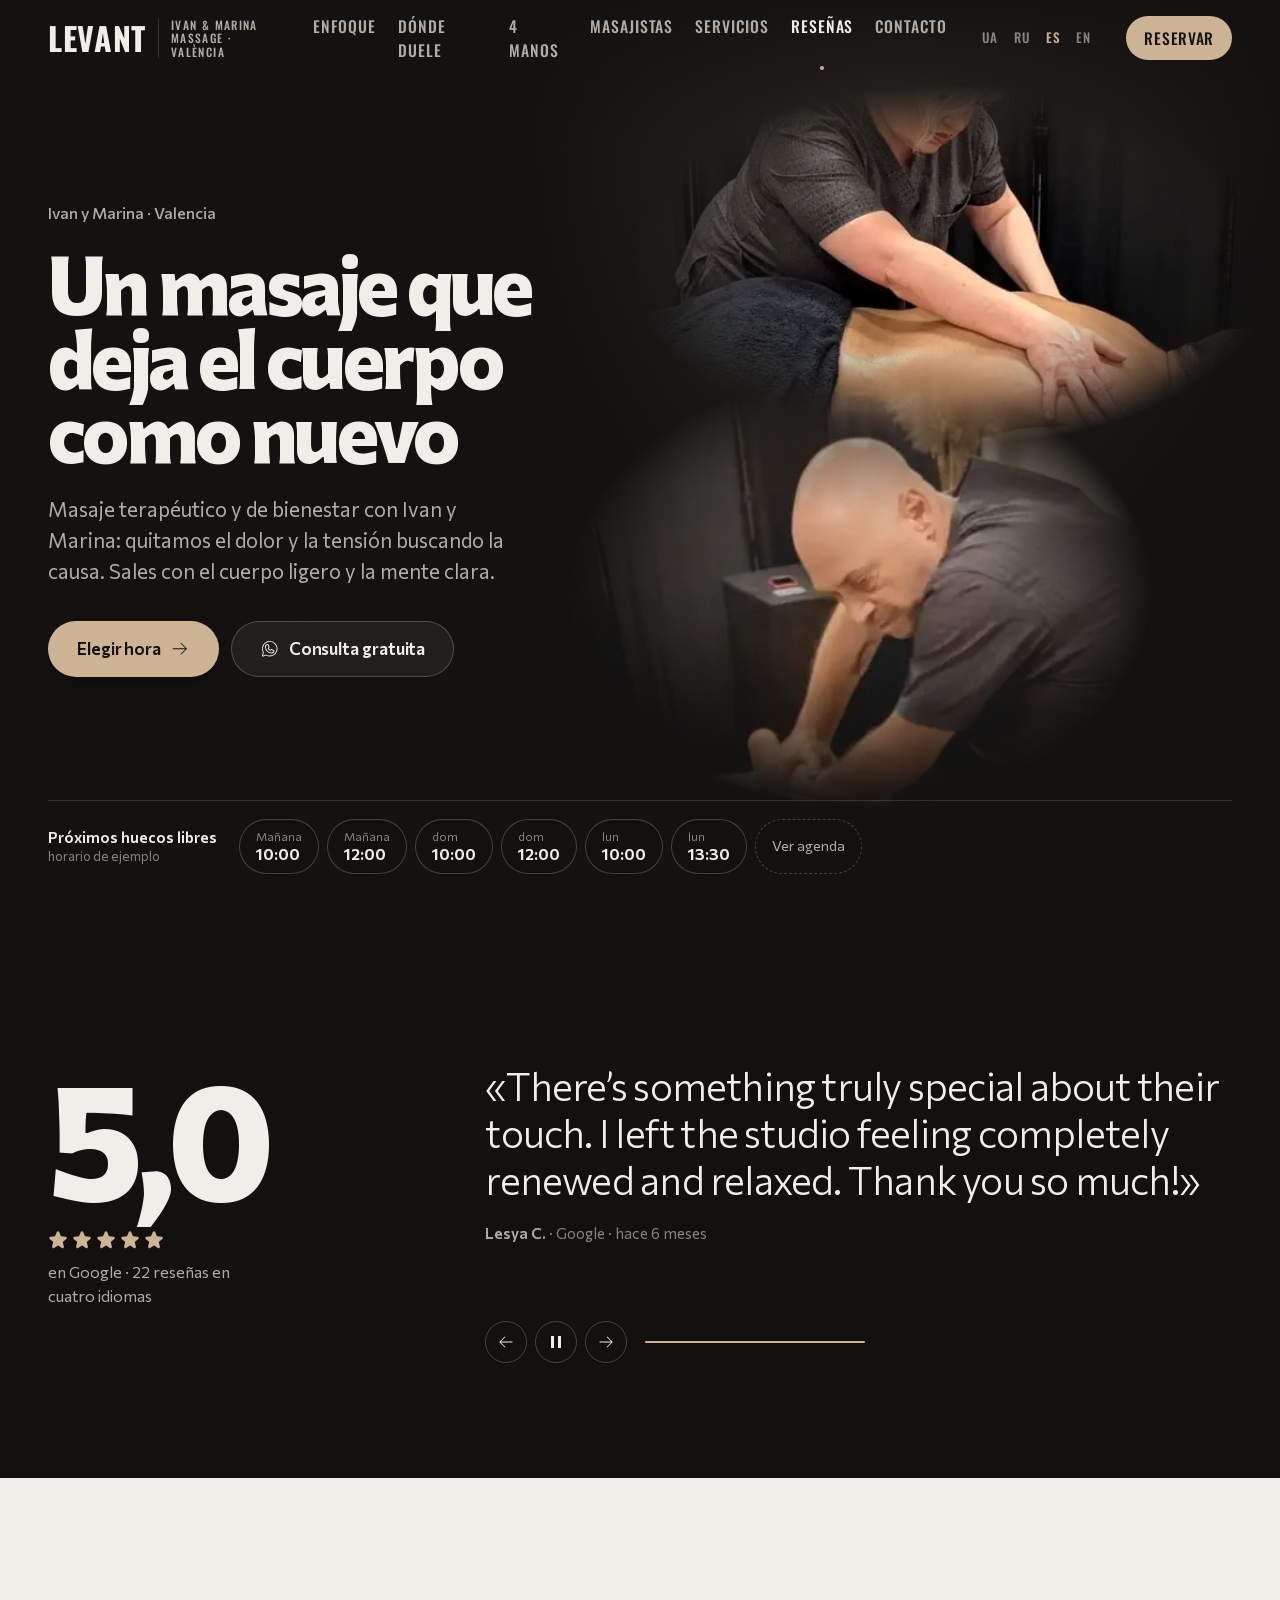
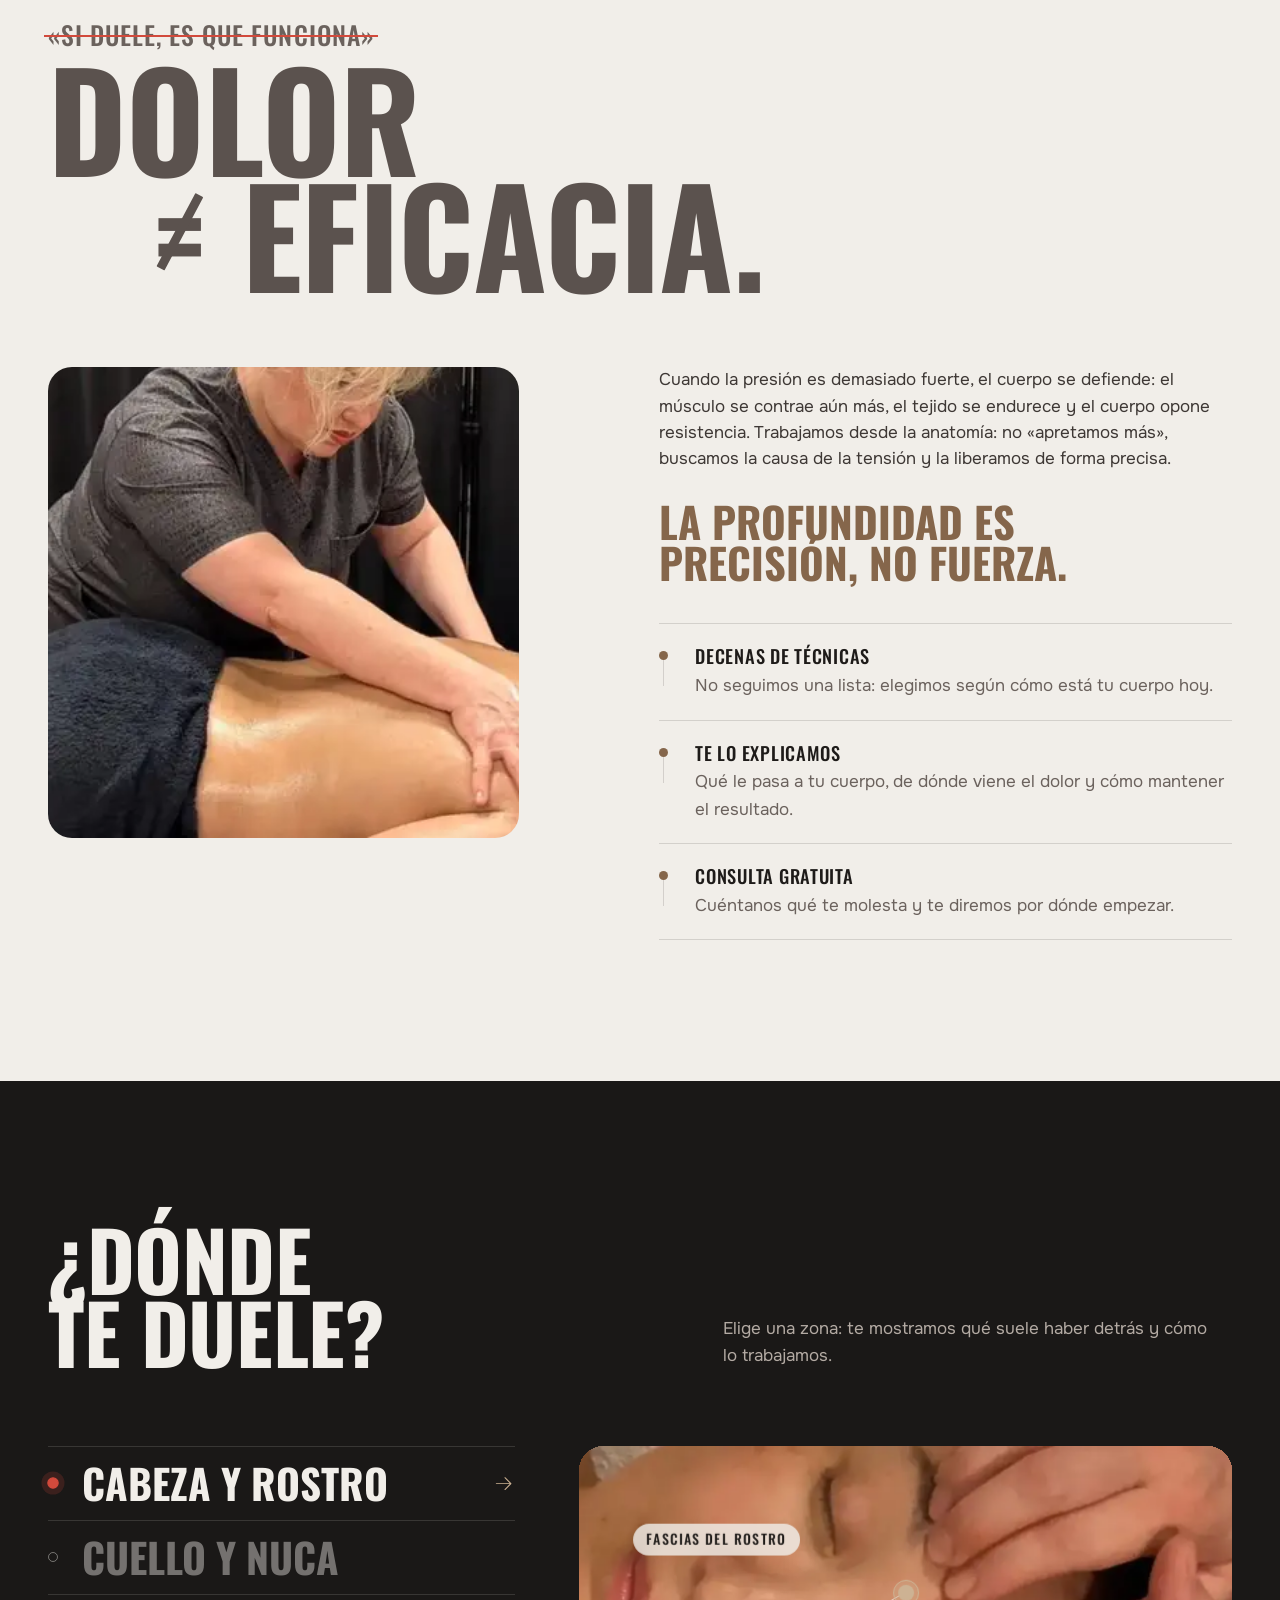
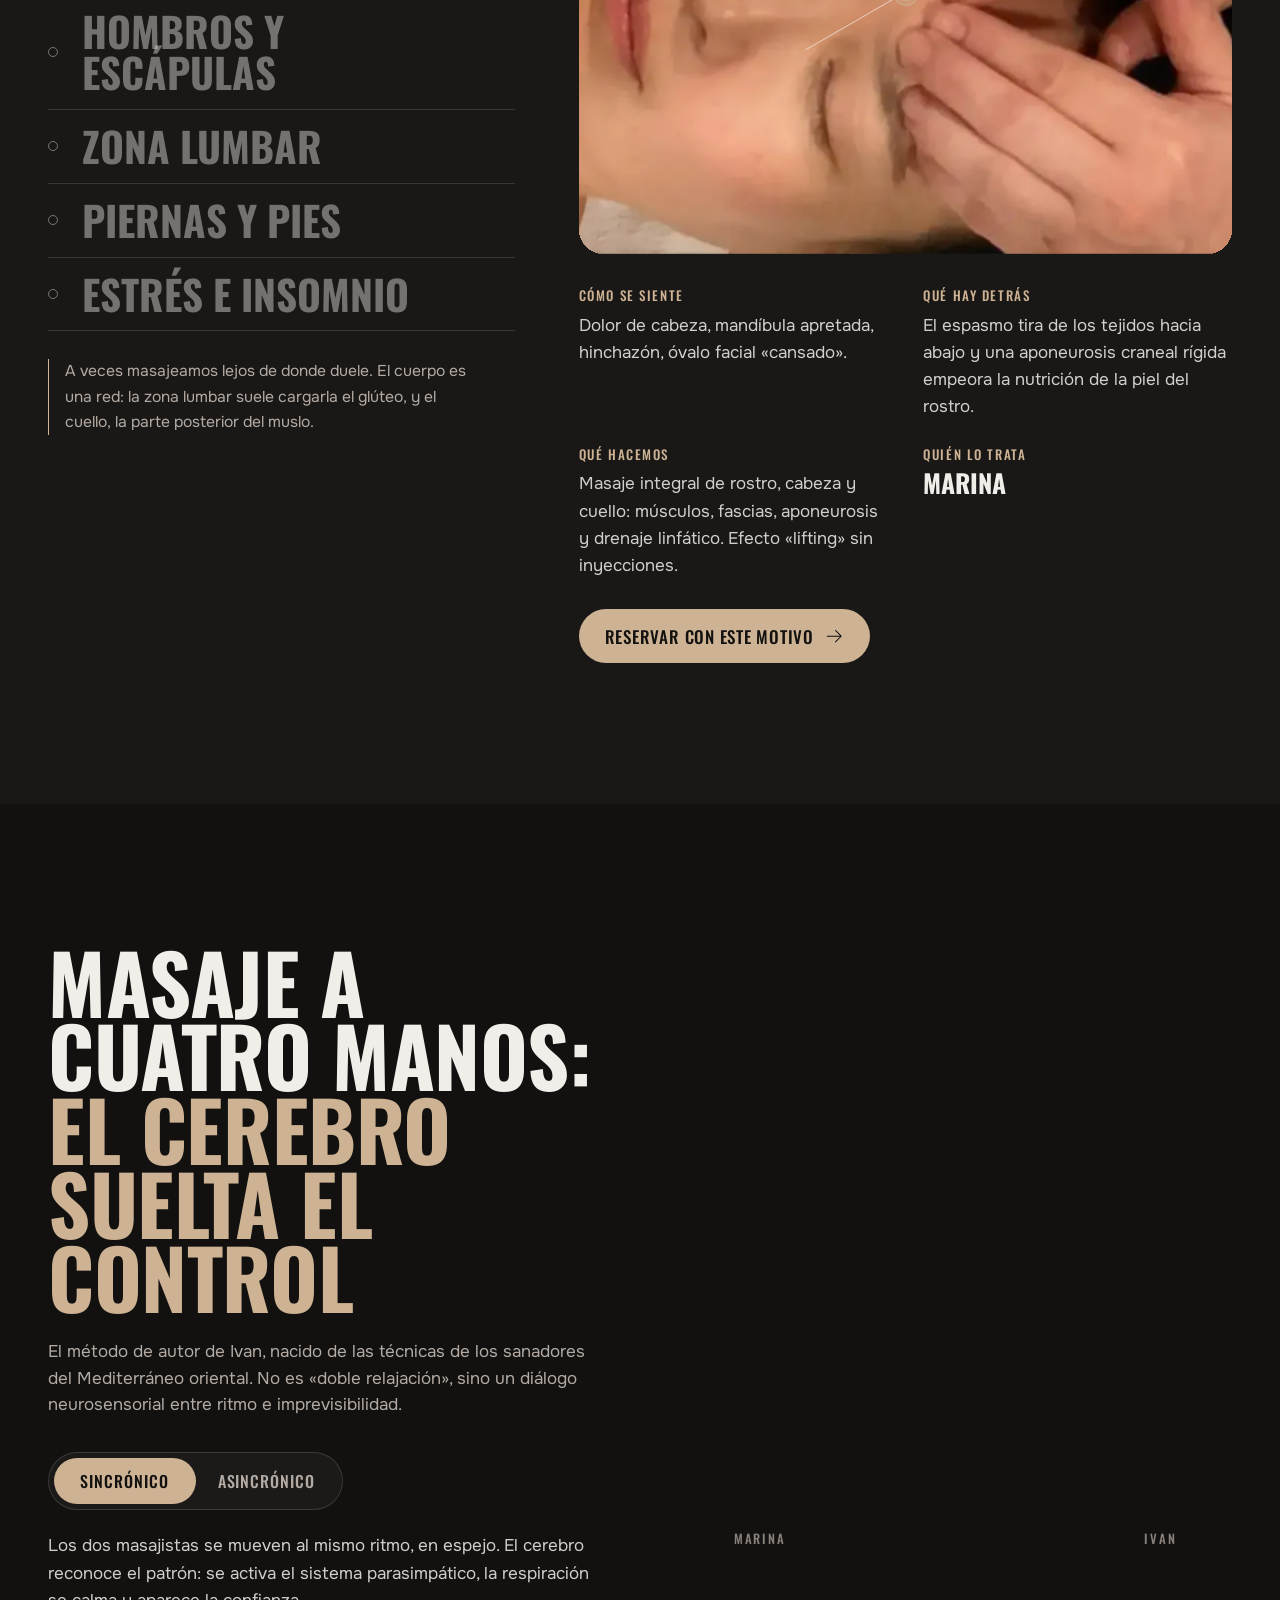
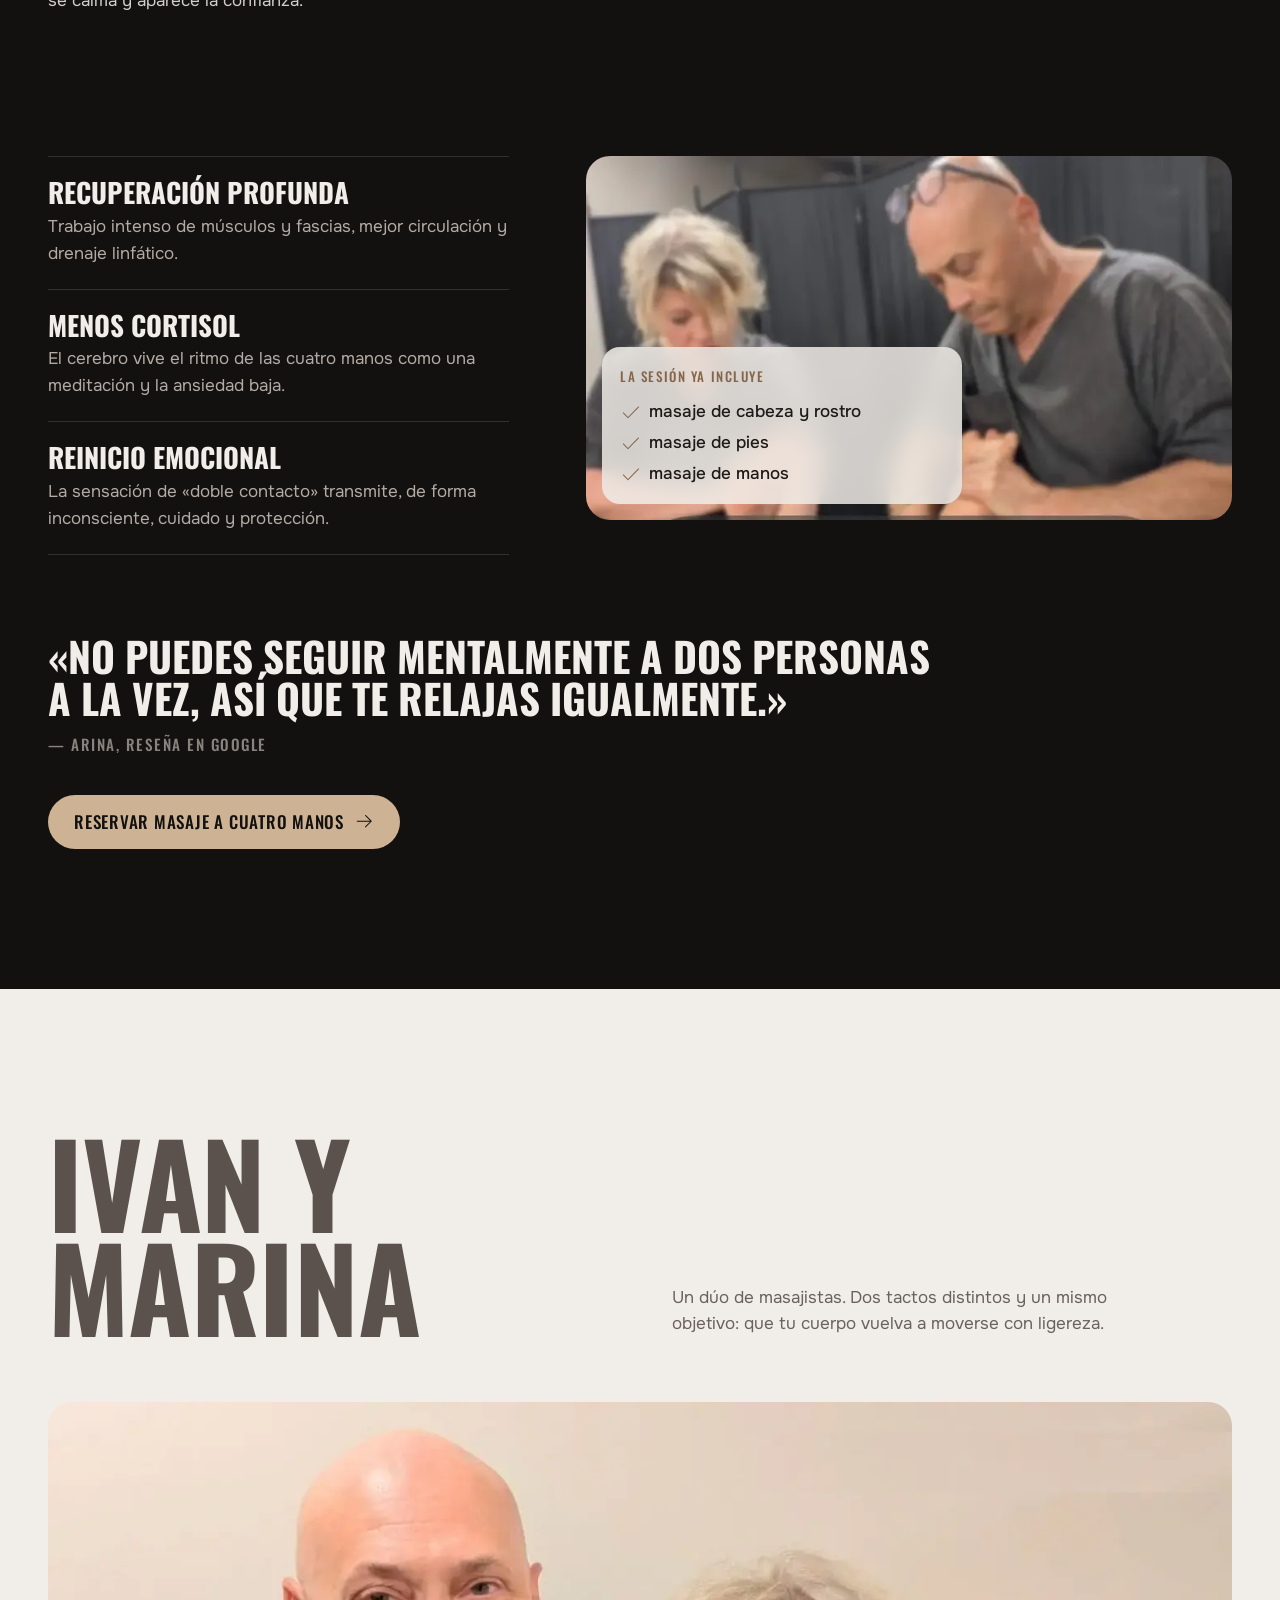
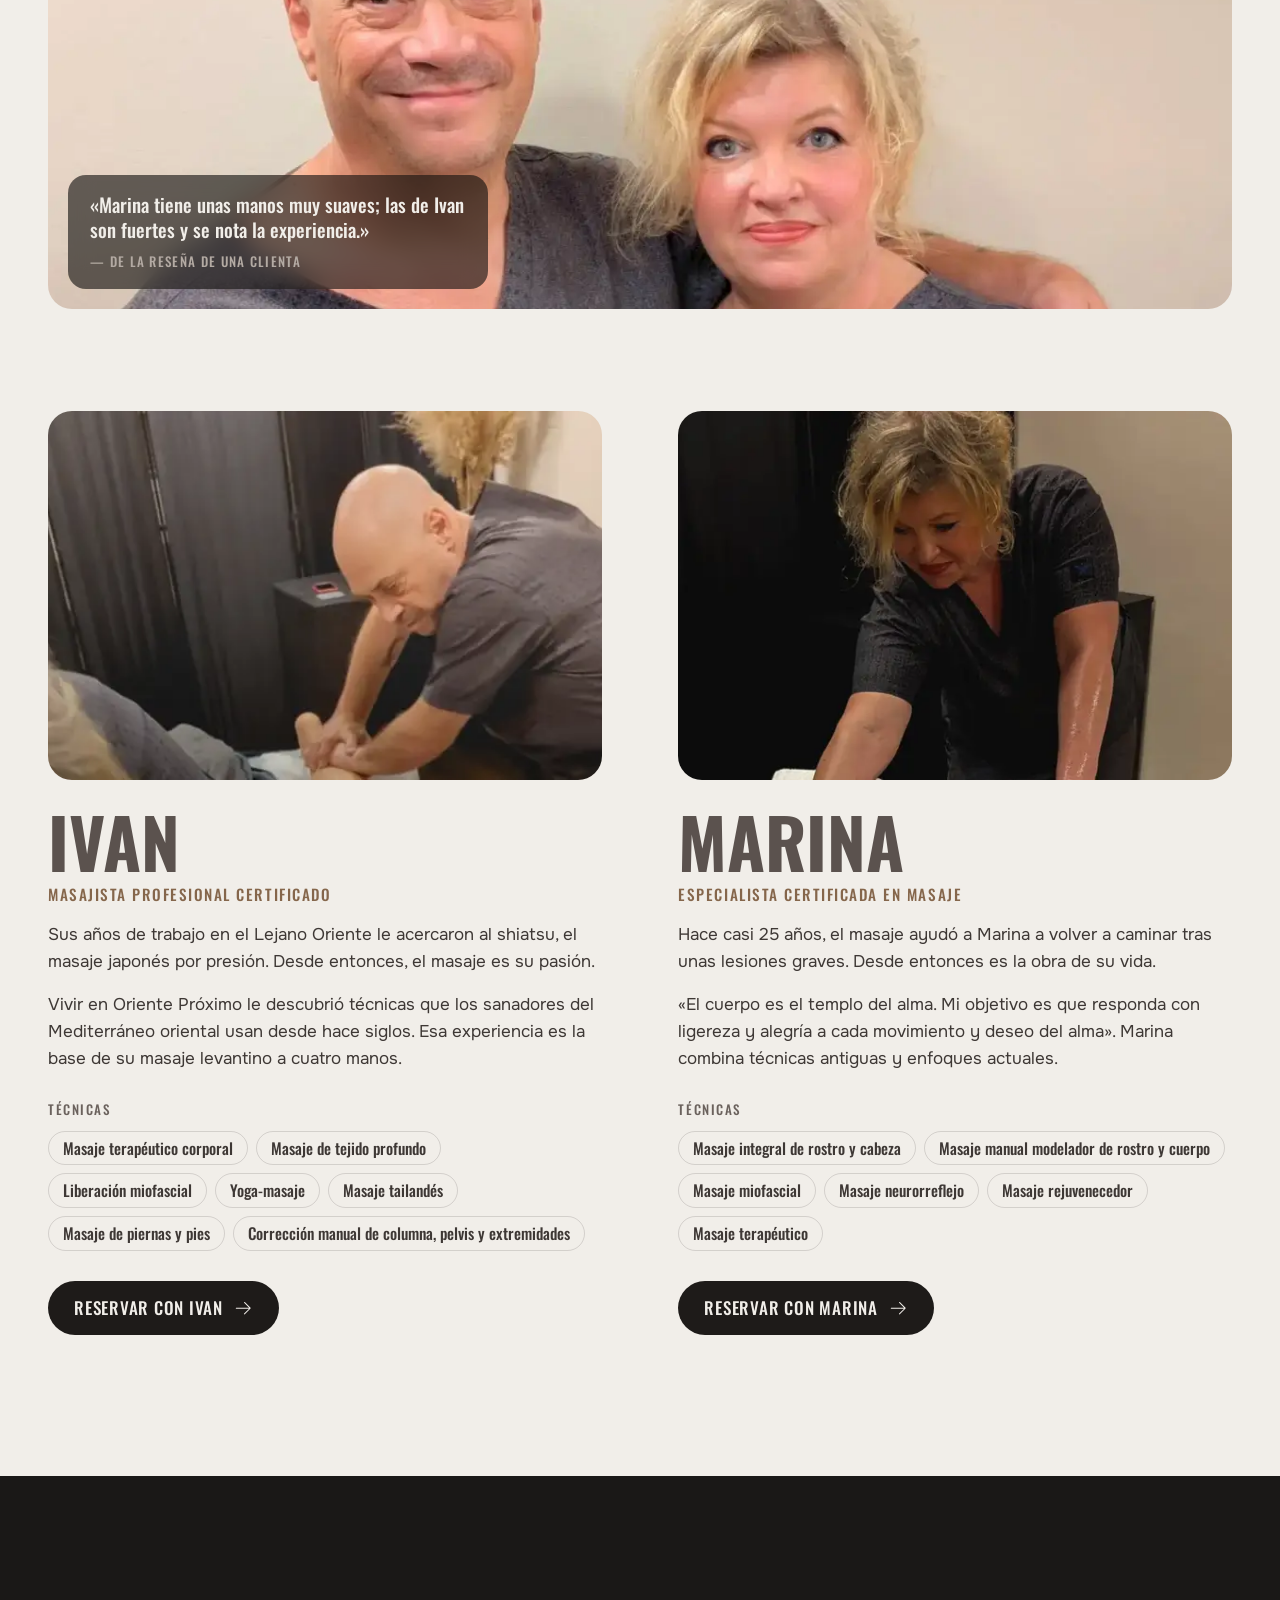
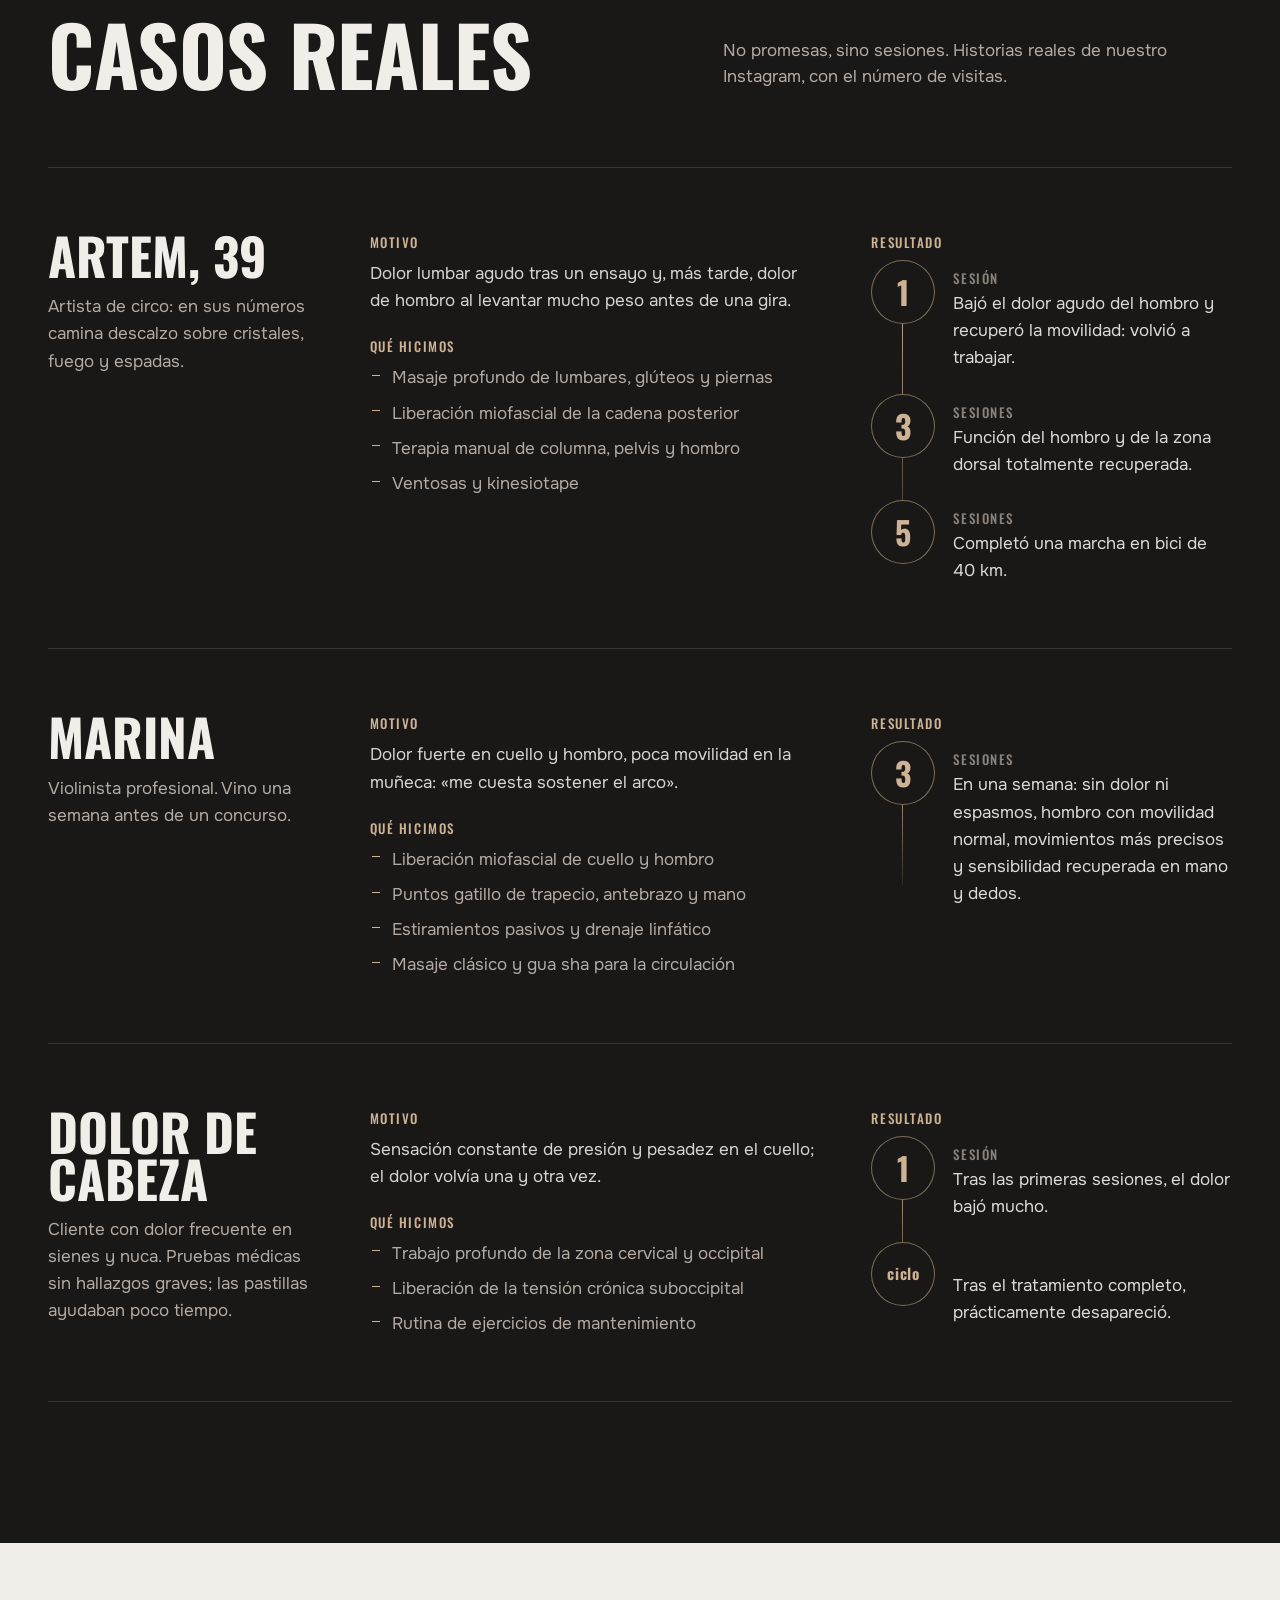
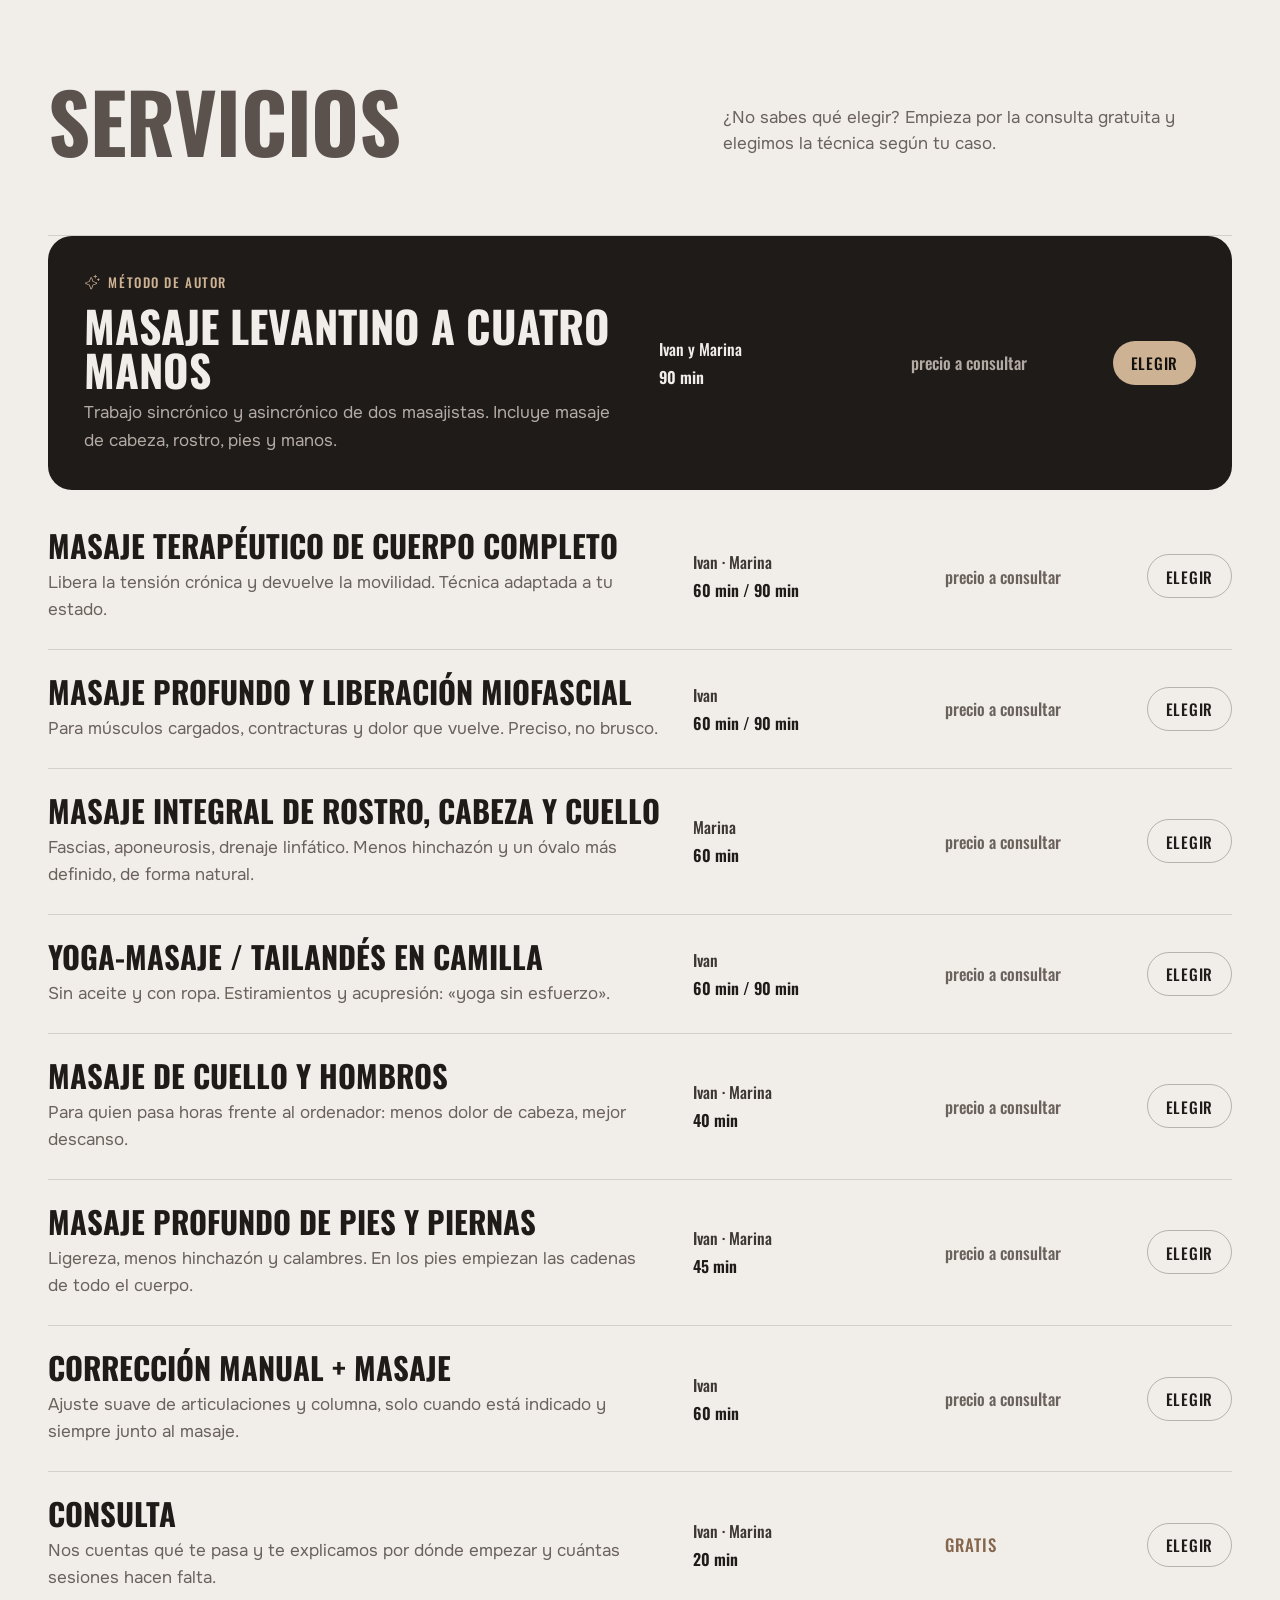
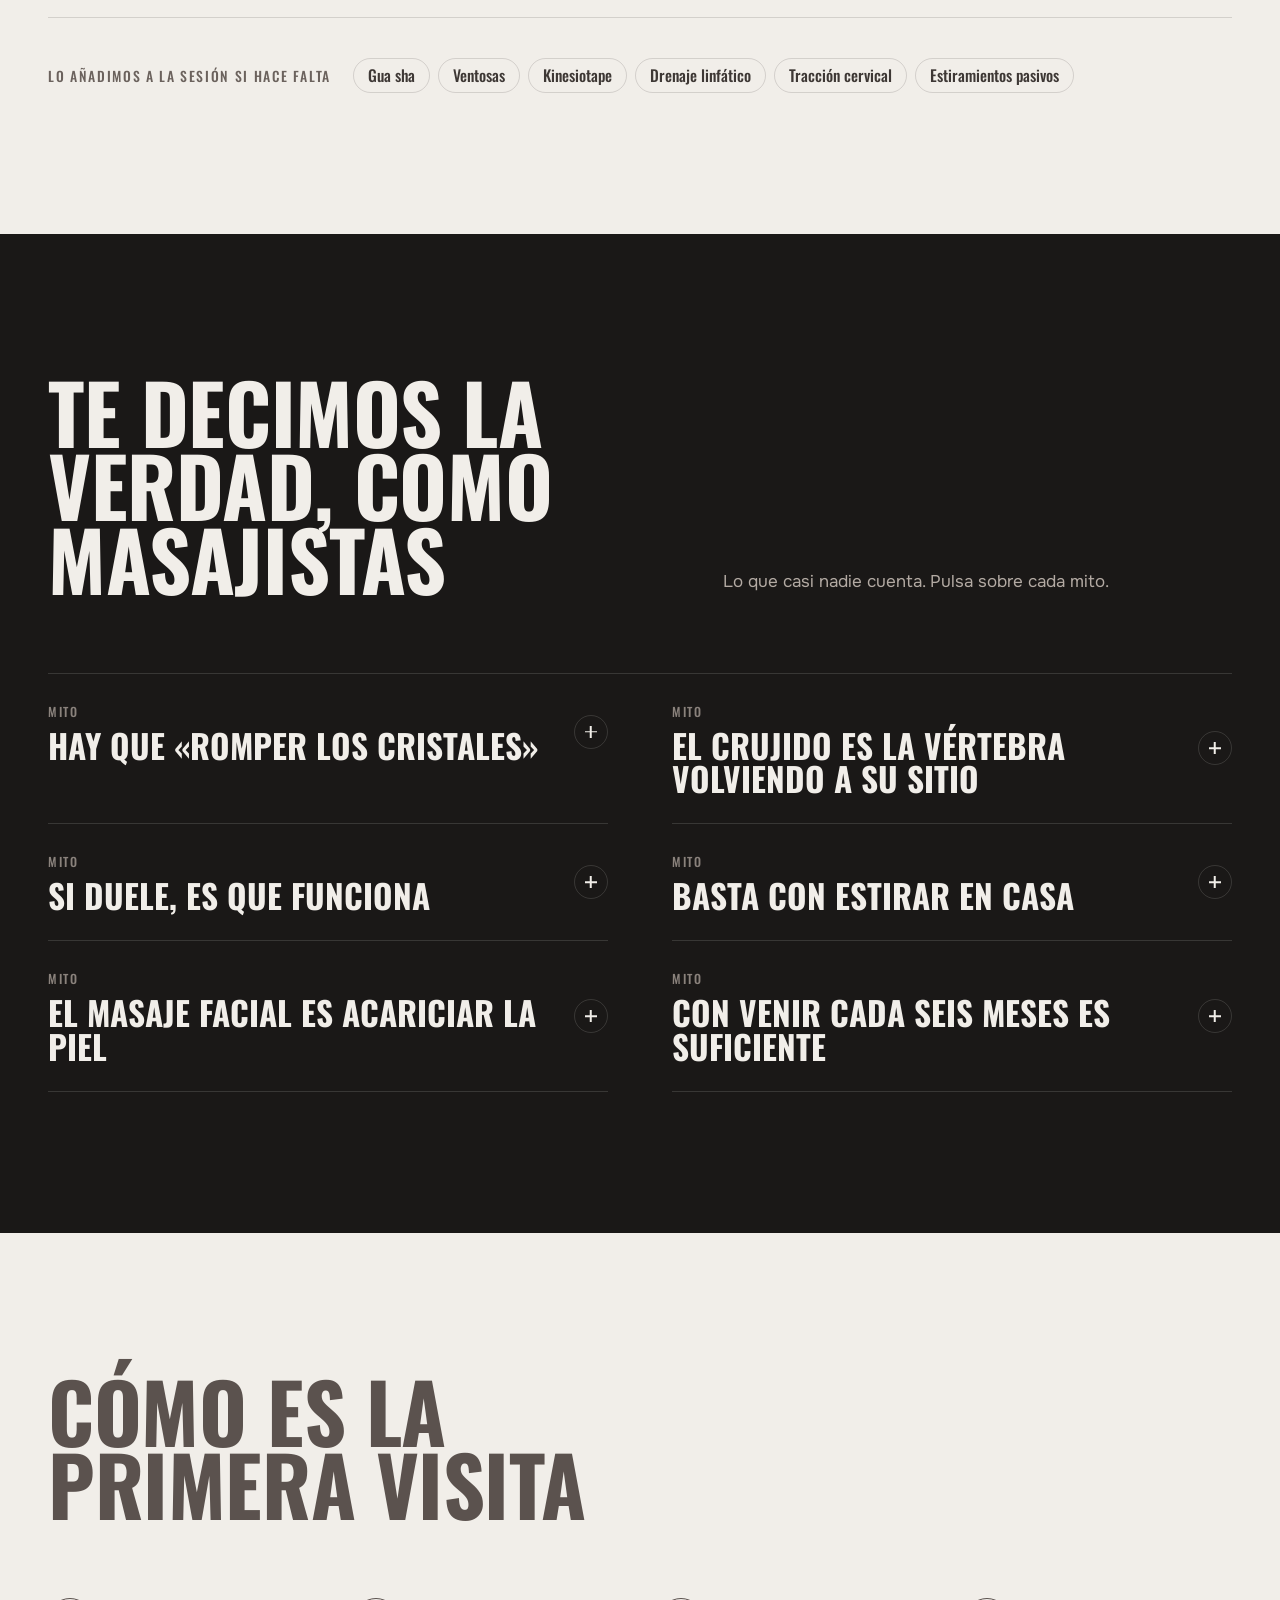
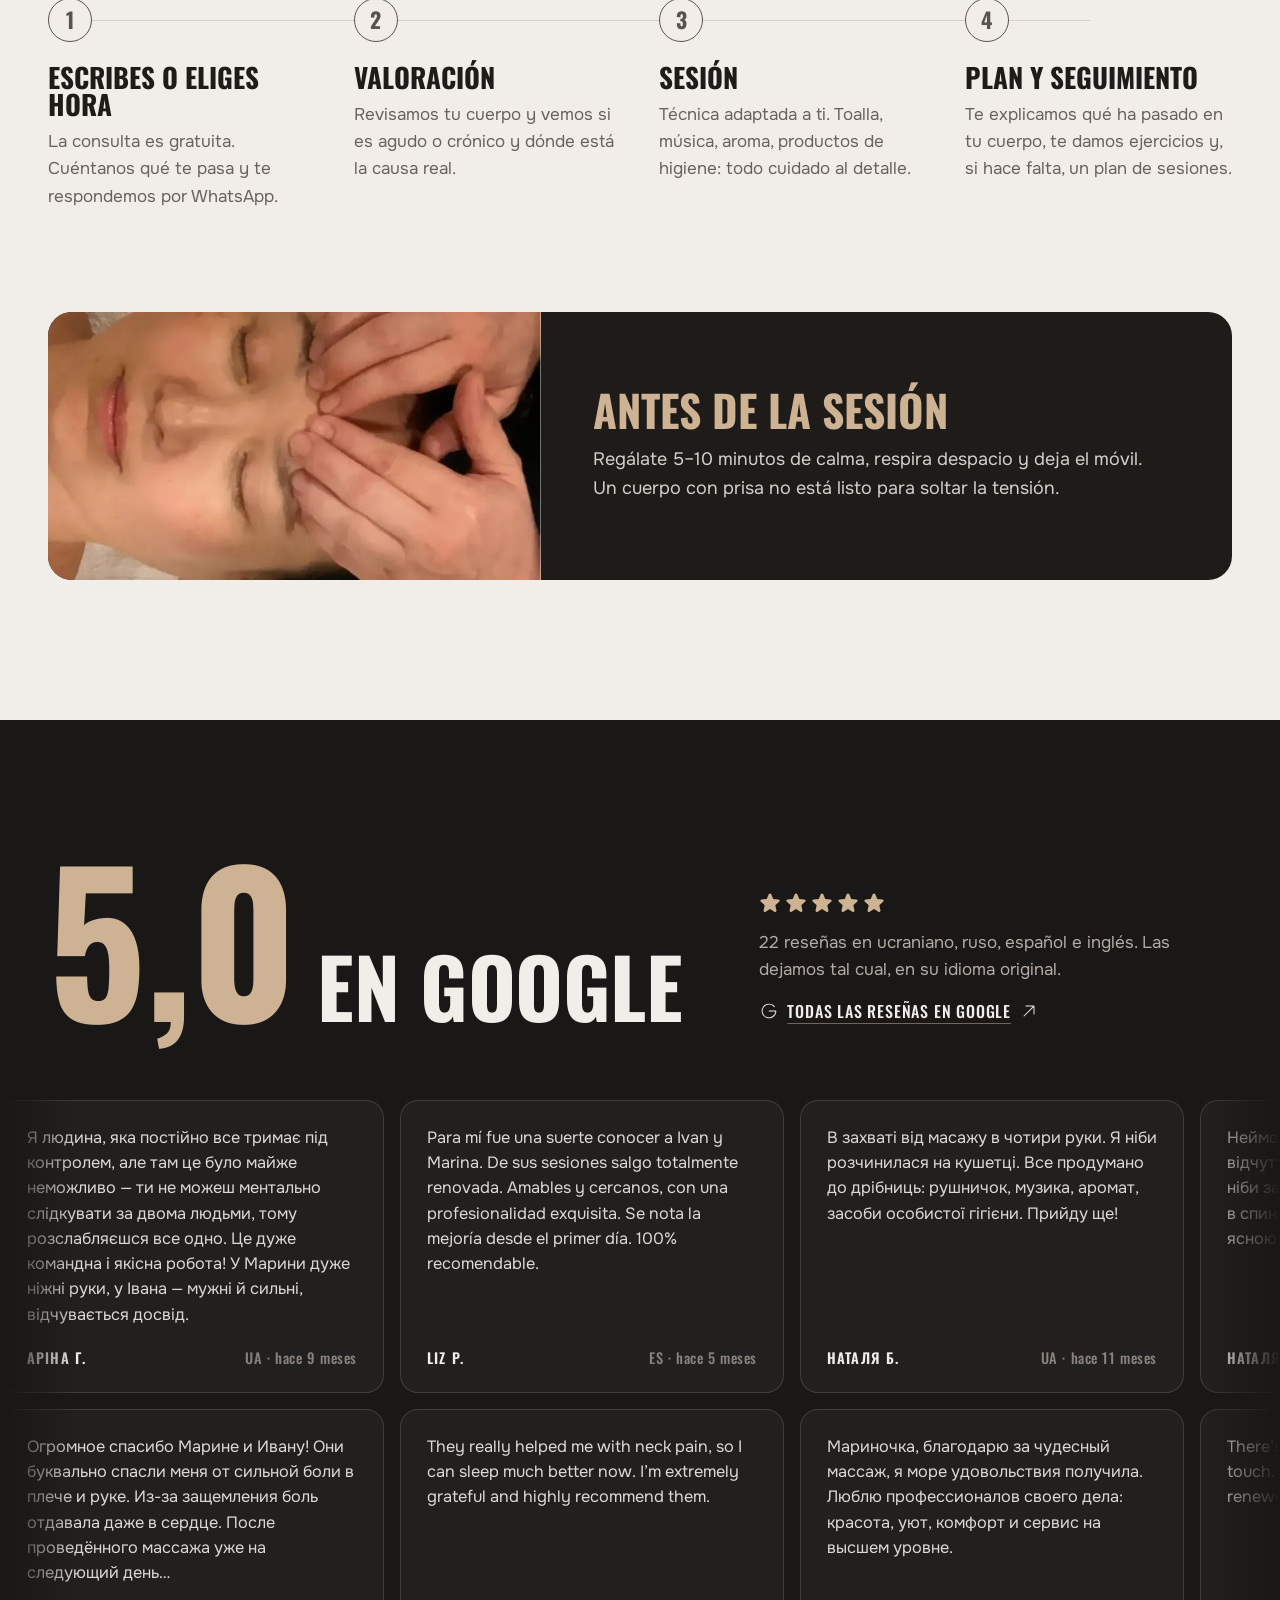
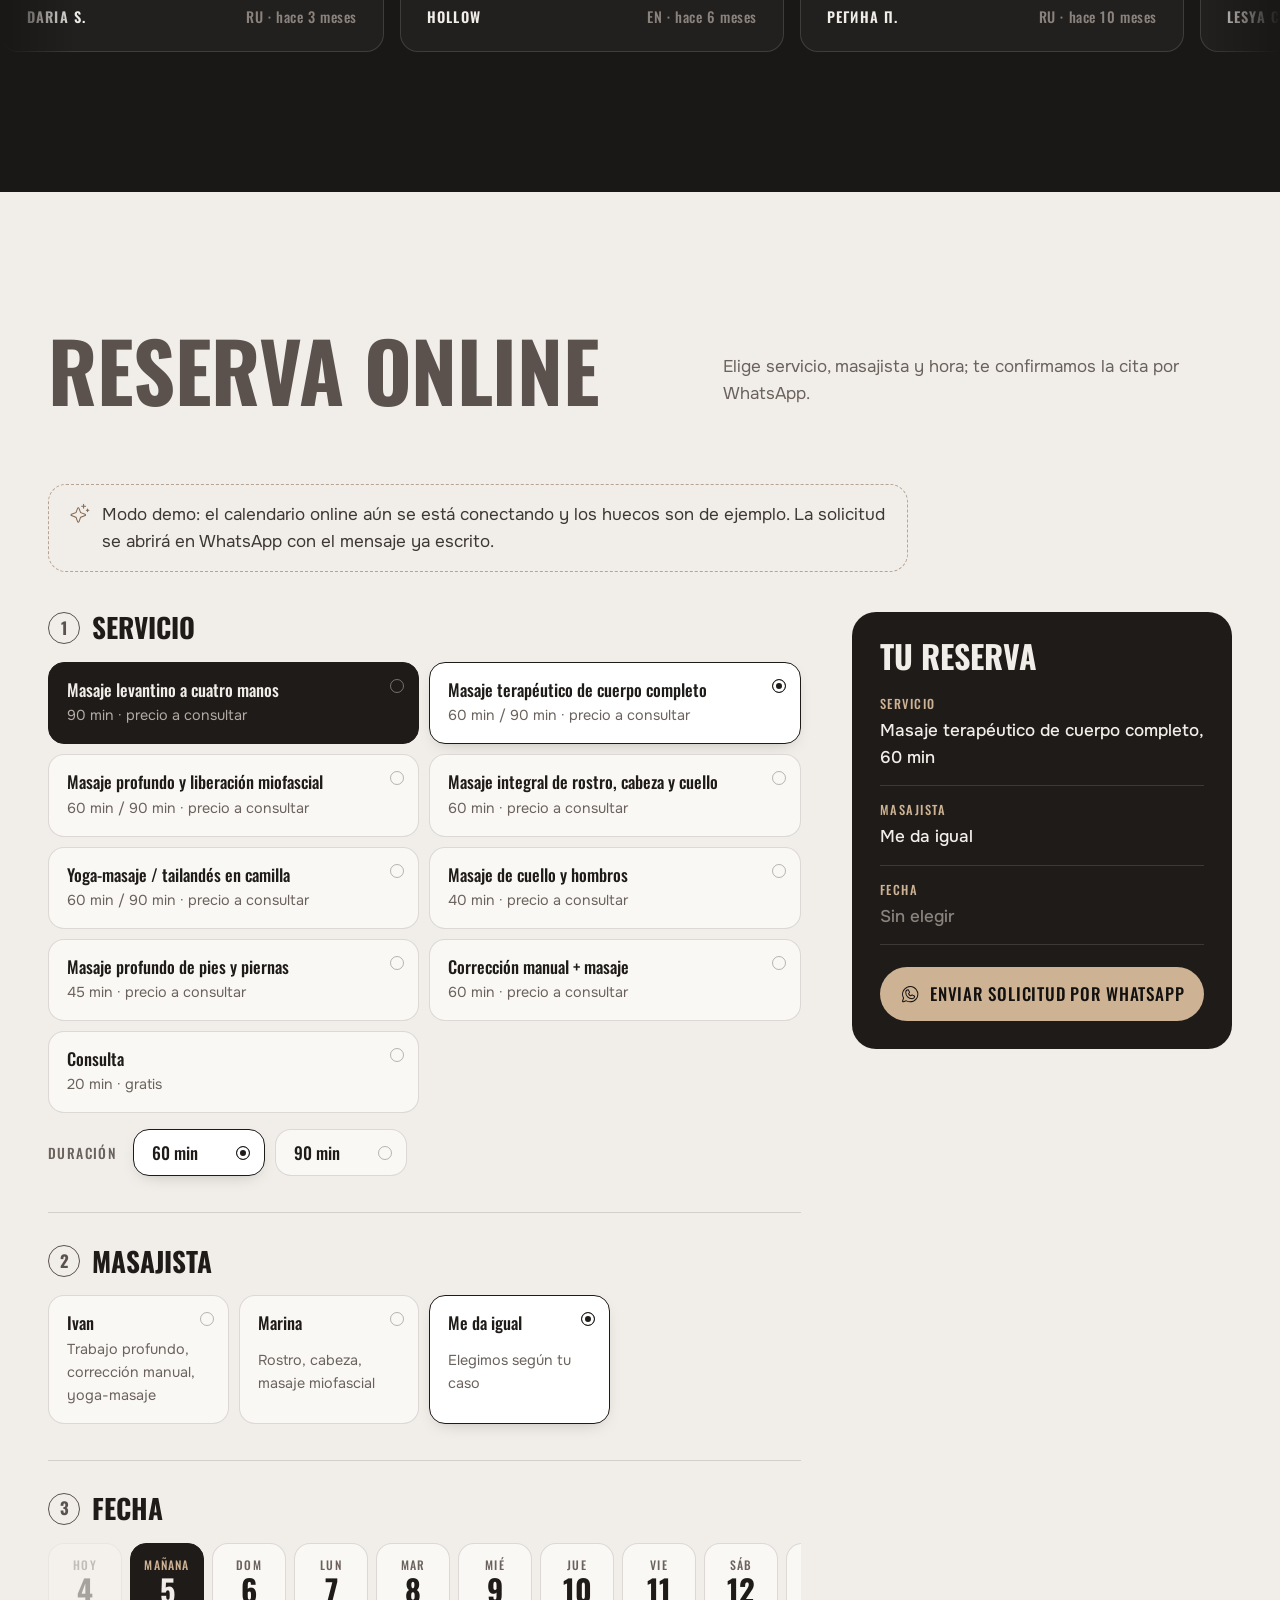
<file: es/index.html>
<!doctype html>
<html lang="es">
<head>
<meta charset="utf-8">
<meta name="viewport" content="width=device-width, initial-scale=1, viewport-fit=cover">
<title>Masaje terapéutico en Valencia · Ivan y Marina · Levant Massage</title>
<meta name="description" content="Masaje terapéutico y de bienestar en Valencia: aliviamos el dolor de cuello, espalda y cabeza buscando la causa. Sales con el cuerpo ligero y la mente clara. Google 5,0 · 22 reseñas. Todos los días 10:00-20:00, metro Av. del Cid.">
<meta name="theme-color" content="#121110">
<script>document.documentElement.classList.add('js')</script>
<link rel="canonical" href="https://ivan-marina-levant.example/es/">
<link rel="alternate" hreflang="uk" href="https://ivan-marina-levant.example/">
<link rel="alternate" hreflang="ru" href="https://ivan-marina-levant.example/ru/">
<link rel="alternate" hreflang="es" href="https://ivan-marina-levant.example/es/">
<link rel="alternate" hreflang="en" href="https://ivan-marina-levant.example/en/">
<link rel="alternate" hreflang="x-default" href="https://ivan-marina-levant.example/">
<meta property="og:type" content="website">
<meta property="og:title" content="Masaje terapéutico en Valencia · Ivan y Marina · Levant Massage">
<meta property="og:description" content="Masaje terapéutico y de bienestar en Valencia: aliviamos el dolor de cuello, espalda y cabeza buscando la causa. Sales con el cuerpo ligero y la mente clara. Google 5,0 · 22 reseñas. Todos los días 10:00-20:00, metro Av. del Cid.">
<meta property="og:image" content="https://ivan-marina-levant.example/assets/img/duo.webp">
<meta property="og:locale" content="es_ES">
<link rel="icon" href="../assets/img/favicon.svg" type="image/svg+xml">
<link rel="preload" href="../assets/fonts/oswald-latin-wght-normal.woff2" as="font" type="font/woff2" crossorigin>
<link rel="preload" href="../assets/fonts/commissioner-latin.woff2" as="font" type="font/woff2" crossorigin>
<link rel="preload" href="../assets/img/marina-back.webp" as="image" imagesrcset="../assets/img/marina-back-sm.webp 760w, ../assets/img/marina-back.webp 1440w" imagesizes="(min-width: 960px) 52vw, 100vw">
<link rel="stylesheet" href="../assets/css/style.css">
<script type="application/ld+json">{"@context":"https://schema.org","@type":"HealthAndBeautyBusiness","name":"Levant Massage by Marina & Ivan","image":"https://ivan-marina-levant.example/assets/img/duo.webp","url":"https://ivan-marina-levant.example/es/","telephone":"+34 613 296 874","address":{"@type":"PostalAddress","streetAddress":"Carrer de Molina de Segura, 2","addressLocality":"València","postalCode":"46018","addressRegion":"Valencia","addressCountry":"ES"},"geo":{"@type":"GeoCoordinates","latitude":39.4698,"longitude":-0.3986},"openingHoursSpecification":[{"@type":"OpeningHoursSpecification","dayOfWeek":["Monday","Tuesday","Wednesday","Thursday","Friday","Saturday","Sunday"],"opens":"10:00","closes":"20:00"}],"sameAs":["https://www.instagram.com/ivan.marina.levant/"],"employee":[{"@type":"Person","name":"Ivan"},{"@type":"Person","name":"Marina"}]}</script>
</head>
<body>
<a class="skip" href="#main">Ir al contenido</a>
<div class="grain" aria-hidden="true"></div>

<header class="topbar" data-topbar>
  <div class="topbar__in">
    <a class="brand" href="../es/" aria-label="Levant Massage — Ivan &amp; Marina">
      <span class="brand__mark">Levant</span>
      <span class="brand__sub">Ivan &amp; Marina<br>massage · València</span>
    </a>
    <nav class="mainnav" aria-label="Main">
      <a href="#approach">Enfoque</a><a href="#zones">Dónde duele</a><a href="#four-hands">4 manos</a><a href="#team">Masajistas</a><a href="#services">Servicios</a><a href="#reviews">Reseñas</a><a href="#contacts">Contacto</a>
    </nav>
    
    <nav class="langs langs--top" aria-label="Idioma">
      <a href="../" hreflang="uk" lang="uk"  title="Українська">UA</a><a href="../ru/" hreflang="ru" lang="ru"  title="Русский">RU</a><a href="../es/" hreflang="es" lang="es" aria-current="page" title="Español">ES</a><a href="../en/" hreflang="en" lang="en"  title="English">EN</a>
    </nav>
    <a class="btn btn--sand btn--sm topbar__cta" href="#booking" data-book>Reservar</a>
    <button class="menubtn" type="button" aria-expanded="false" aria-controls="menu" data-menu-toggle>
      <span class="menubtn__lines" aria-hidden="true"><span></span><span></span></span>
      <span class="sr">Menú</span>
    </button>
  </div>
</header>

<div class="menu" id="menu" hidden data-menu>
  <nav class="menu__nav" aria-label="Menu">
    <a href="#approach" style="--i:0">Enfoque</a><a href="#zones" style="--i:1">Dónde duele</a><a href="#four-hands" style="--i:2">4 manos</a><a href="#team" style="--i:3">Masajistas</a><a href="#services" style="--i:4">Servicios</a><a href="#reviews" style="--i:5">Reseñas</a><a href="#contacts" style="--i:6">Contacto</a>
  </nav>
  <div class="menu__foot">
    
    <nav class="langs langs--menu" aria-label="Idioma">
      <a href="../" hreflang="uk" lang="uk"  title="Українська">UA</a><a href="../ru/" hreflang="ru" lang="ru"  title="Русский">RU</a><a href="../es/" hreflang="es" lang="es" aria-current="page" title="Español">ES</a><a href="../en/" hreflang="en" lang="en"  title="English">EN</a>
    </nav>
    <a class="btn btn--sand" href="#booking" data-book>Reservar</a>
  </div>
</div>

<main id="main">

<!-- HERO -->
<section class="hero hero2" aria-labelledby="hero-title">
  <div class="hero2__stage">
    <figure class="hero2__shot hero2__shot--a"><img class="hero2__img" src="../assets/img/marina-back.webp" srcset="../assets/img/marina-back-sm.webp 760w, ../assets/img/marina-back.webp 1440w" sizes="(min-width: 960px) 52vw, 100vw" alt="Marina da un masaje de espalda a un cliente en el estudio de cortinas negras" width="1440" height="640" fetchpriority="high" decoding="async"></figure>
    <figure class="hero2__shot hero2__shot--b"><img class="hero2__img" src="../assets/img/ivan-studio.webp" srcset="../assets/img/ivan-studio-sm.webp 760w, ../assets/img/ivan-studio.webp 1440w" sizes="(min-width: 960px) 46vw, 1px" alt="Ivan trabaja la pierna de una clienta en la camilla" width="1440" height="640" loading="lazy" decoding="async"></figure>
  </div>
  <div class="hero2__copy">
    <p class="hero2__credit">Ivan y Marina · Valencia</p>
    <h1 class="hero2__title" id="hero-title">Un masaje que deja el cuerpo como nuevo</h1>
    <p class="hero2__sub">Masaje terapéutico y de bienestar con Ivan y Marina: quitamos el dolor y la tensión buscando la causa. Sales con el cuerpo ligero y la mente clara.</p>
    <div class="hero2__actions">
      <a class="btn2 btn2--sand" href="#booking" data-book><span>Elegir hora</span><svg class="i" aria-hidden="true" focusable="false" xmlns="http://www.w3.org/2000/svg" viewBox="0 0 256 256" fill="currentColor"><path d="M220.24,132.24l-72,72a6,6,0,0,1-8.48-8.48L201.51,134H40a6,6,0,0,1,0-12H201.51L139.76,60.24a6,6,0,0,1,8.48-8.48l72,72A6,6,0,0,1,220.24,132.24Z"/></svg></a>
      <a class="btn2 btn2--ghost" href="https://wa.me/34613296874?text=%C2%A1Hola!%20Quiero%20reservar%20un%20masaje." target="_blank" rel="noopener"><svg class="i" aria-hidden="true" focusable="false" xmlns="http://www.w3.org/2000/svg" viewBox="0 0 256 256" fill="currentColor"><path d="M186.68,146.63l-32-16a6,6,0,0,0-6,.38L133,141.46A42.49,42.49,0,0,1,114.54,123L125,107.33a6,6,0,0,0,.38-6l-16-32A6,6,0,0,0,104,66a38,38,0,0,0-38,38,86.1,86.1,0,0,0,86,86,38,38,0,0,0,38-38A6,6,0,0,0,186.68,146.63ZM152,178a74.09,74.09,0,0,1-74-74,26,26,0,0,1,22.42-25.75l12.66,25.32-10.39,15.58a6,6,0,0,0-.54,5.63,54.43,54.43,0,0,0,29.07,29.07,6,6,0,0,0,5.63-.54l15.58-10.39,25.32,12.66A26,26,0,0,1,152,178ZM128,26A102,102,0,0,0,38.35,176.69L26.73,211.56a14,14,0,0,0,17.71,17.71l34.87-11.62A102,102,0,1,0,128,26Zm0,192a90,90,0,0,1-45.06-12.08,6.09,6.09,0,0,0-3-.81,6.2,6.2,0,0,0-1.9.31L40.65,217.88a2,2,0,0,1-2.53-2.53L50.58,178a6,6,0,0,0-.5-4.91A90,90,0,1,1,128,218Z"/></svg><span>Consulta gratuita</span></a>
    </div>
  </div>
  <div class="showtimes" data-hero-slots data-more="Ver agenda">
    <p class="showtimes__title">Próximos huecos libres<span>horario de ejemplo</span></p>
    <div class="showtimes__list" data-slots-list aria-live="polite"></div>
  </div>
</section>

<!-- PRESS: rating + rotating reviews -->
<section class="press" aria-label="5,0 en Google">
  <div class="press__score">
    <p class="press__num">5,0</p>
    <p class="press__stars" aria-label="5/5"><svg class="i press__star" aria-hidden="true" focusable="false" xmlns="http://www.w3.org/2000/svg" viewBox="0 0 256 256" fill="currentColor"><path d="M234.29,114.85l-45,38.83L203,211.75a16.4,16.4,0,0,1-24.5,17.82L128,198.49,77.47,229.57A16.4,16.4,0,0,1,53,211.75l13.76-58.07-45-38.83A16.46,16.46,0,0,1,31.08,86l59-4.76,22.76-55.08a16.36,16.36,0,0,1,30.27,0l22.75,55.08,59,4.76a16.46,16.46,0,0,1,9.37,28.86Z"/></svg><svg class="i press__star" aria-hidden="true" focusable="false" xmlns="http://www.w3.org/2000/svg" viewBox="0 0 256 256" fill="currentColor"><path d="M234.29,114.85l-45,38.83L203,211.75a16.4,16.4,0,0,1-24.5,17.82L128,198.49,77.47,229.57A16.4,16.4,0,0,1,53,211.75l13.76-58.07-45-38.83A16.46,16.46,0,0,1,31.08,86l59-4.76,22.76-55.08a16.36,16.36,0,0,1,30.27,0l22.75,55.08,59,4.76a16.46,16.46,0,0,1,9.37,28.86Z"/></svg><svg class="i press__star" aria-hidden="true" focusable="false" xmlns="http://www.w3.org/2000/svg" viewBox="0 0 256 256" fill="currentColor"><path d="M234.29,114.85l-45,38.83L203,211.75a16.4,16.4,0,0,1-24.5,17.82L128,198.49,77.47,229.57A16.4,16.4,0,0,1,53,211.75l13.76-58.07-45-38.83A16.46,16.46,0,0,1,31.08,86l59-4.76,22.76-55.08a16.36,16.36,0,0,1,30.27,0l22.75,55.08,59,4.76a16.46,16.46,0,0,1,9.37,28.86Z"/></svg><svg class="i press__star" aria-hidden="true" focusable="false" xmlns="http://www.w3.org/2000/svg" viewBox="0 0 256 256" fill="currentColor"><path d="M234.29,114.85l-45,38.83L203,211.75a16.4,16.4,0,0,1-24.5,17.82L128,198.49,77.47,229.57A16.4,16.4,0,0,1,53,211.75l13.76-58.07-45-38.83A16.46,16.46,0,0,1,31.08,86l59-4.76,22.76-55.08a16.36,16.36,0,0,1,30.27,0l22.75,55.08,59,4.76a16.46,16.46,0,0,1,9.37,28.86Z"/></svg><svg class="i press__star" aria-hidden="true" focusable="false" xmlns="http://www.w3.org/2000/svg" viewBox="0 0 256 256" fill="currentColor"><path d="M234.29,114.85l-45,38.83L203,211.75a16.4,16.4,0,0,1-24.5,17.82L128,198.49,77.47,229.57A16.4,16.4,0,0,1,53,211.75l13.76-58.07-45-38.83A16.46,16.46,0,0,1,31.08,86l59-4.76,22.76-55.08a16.36,16.36,0,0,1,30.27,0l22.75,55.08,59,4.76a16.46,16.46,0,0,1,9.37,28.86Z"/></svg></p>
    <p class="press__label">en Google · 22 reseñas en cuatro idiomas</p>
  </div>
  <div class="press__quotes" data-quotes>
    <div class="press__stack" aria-live="off" data-quotes-stack>
      <figure class="press__q is-long is-on" lang="es" data-q>
        <blockquote><p>«Para mí fue una suerte conocer a Ivan y Marina. De sus sesiones salgo totalmente renovada. Amables y cercanos, con una profesionalidad exquisita. Se nota la mejoría desde el primer día. 100% recomendable.»</p></blockquote>
        <figcaption><b>Liz P.</b> · Google · hace 5 meses</figcaption>
      </figure><figure class="press__q" lang="es" data-q aria-hidden="true">
        <blockquote><p>«Una experiencia muy especial, unos especialistas de los grandes. Hacía tiempo que buscaba algo especial, con mucha experiencia e interés.»</p></blockquote>
        <figcaption><b>Antonina G.</b> · Google · hace 10 meses</figcaption>
      </figure><figure class="press__q is-long" lang="uk" data-q aria-hidden="true">
        <blockquote><p>«Я людина, яка постійно все тримає під контролем, але там це було майже неможливо — ти не можеш ментально слідкувати за двома людьми, тому розслабляєшся все одно. Це дуже командна і якісна робота! У Марини дуже ніжні руки, у Івана — мужні й сильні, відчувається досвід.»</p></blockquote>
        <figcaption><b>Аріна Г.</b> · Google · hace 9 meses</figcaption>
      </figure><figure class="press__q is-long" lang="ru" data-q aria-hidden="true">
        <blockquote><p>«Огромное спасибо Марине и Ивану! Они буквально спасли меня от сильной боли в плече и руке. Из-за защемления боль отдавала даже в сердце. После проведённого массажа уже на следующий день…»</p></blockquote>
        <figcaption><b>Daria S.</b> · Google · hace 3 meses</figcaption>
      </figure><figure class="press__q" lang="en" data-q aria-hidden="true">
        <blockquote><p>«They really helped me with neck pain, so I can sleep much better now. I’m extremely grateful and highly recommend them.»</p></blockquote>
        <figcaption><b>Hollow</b> · Google · hace 6 meses</figcaption>
      </figure><figure class="press__q" lang="uk" data-q aria-hidden="true">
        <blockquote><p>«В захваті від масажу в чотири руки. Я ніби розчинилася на кушетці. Все продумано до дрібниць: рушничок, музика, аромат, засоби особистої гігієни. Прийду ще!»</p></blockquote>
        <figcaption><b>Наталя Б.</b> · Google · hace 11 meses</figcaption>
      </figure><figure class="press__q" lang="ru" data-q aria-hidden="true">
        <blockquote><p>«Мариночка, благодарю за чудесный массаж, я море удовольствия получила. Люблю профессионалов своего дела: красота, уют, комфорт и сервис на высшем уровне.»</p></blockquote>
        <figcaption><b>Регина П.</b> · Google · hace 10 meses</figcaption>
      </figure><figure class="press__q" lang="uk" data-q aria-hidden="true">
        <blockquote><p>«Неймовірний масаж! Після сеансу відчуття повного перезавантаження — ніби заново народилась. Знялась напруга в спині, тіло стало легким, а голова — ясною.»</p></blockquote>
        <figcaption><b>Наталя К.</b> · Google · hace 7 meses</figcaption>
      </figure><figure class="press__q" lang="en" data-q aria-hidden="true">
        <blockquote><p>«There’s something truly special about their touch. I left the studio feeling completely renewed and relaxed. Thank you so much!»</p></blockquote>
        <figcaption><b>Lesya C.</b> · Google · hace 6 meses</figcaption>
      </figure><figure class="press__q" lang="uk" data-q aria-hidden="true">
        <blockquote><p>«Спробував масаж в чотири руки, і це був дійсно вражаючий досвід. Окрім масажу дуже сподобалась атмосфера і підхід до клієнта.»</p></blockquote>
        <figcaption><b>Dmitry Z.</b> · Google · hace 10 meses</figcaption>
      </figure><figure class="press__q" lang="uk" data-q aria-hidden="true">
        <blockquote><p>«Була на масажі обличчя і декольте. Відчуття якоїсь паралельної реальності поза часом, повний релакс. Дуже приємна атмосфера і дуже делікатна майстер Марина.»</p></blockquote>
        <figcaption><b>Алла Р.</b> · Google · hace 10 meses</figcaption>
      </figure><figure class="press__q is-long" lang="uk" data-q aria-hidden="true">
        <blockquote><p>«В мене фізична праця, і навантаження йде саме на спину. Після Марининих чудових рук на ранок прокинулася, мов нова, і вже два дні після масажу не відчуваю втоми, як раніше.»</p></blockquote>
        <figcaption><b>Lara B.</b> · Google · hace 10 meses</figcaption>
      </figure><figure class="press__q" lang="ru" data-q aria-hidden="true">
        <blockquote><p>«Была на массаже у Марины, очень понравился массаж, обстановка и уютный кабинет. Марина очень дружелюбная и приятная женщина. Рекомендую!»</p></blockquote>
        <figcaption><b>Vera A.</b> · Google · hace 2 meses</figcaption>
      </figure><figure class="press__q" lang="uk" data-q aria-hidden="true">
        <blockquote><p>«Якщо хочеш розслабитися, підтягнути шкіру обличчя — вам до Марини. Якщо хочете корисного масажу — вам до Івана. Чудова робота масажистів!»</p></blockquote>
        <figcaption><b>Alina Z.</b> · Google · hace 10 meses</figcaption>
      </figure><figure class="press__q" lang="en" data-q aria-hidden="true">
        <blockquote><p>«Excellent massage! Very relaxing and restorative. Really enjoyed it, highly recommend!»</p></blockquote>
        <figcaption><b>Svetlana B.</b> · Google · hace 9 meses</figcaption>
      </figure><figure class="press__q" lang="ru" data-q aria-hidden="true">
        <blockquote><p>«Отличный массаж и расслабляющая атмосфера, спасибо вам огромное!»</p></blockquote>
        <figcaption><b>Vero K.</b> · Google · hace 4 meses</figcaption>
      </figure>
    </div>
    <div class="press__ctrl">
      <button class="press__btn" type="button" data-q-prev aria-label="Reseña anterior"><svg class="i i--flip" aria-hidden="true" focusable="false" xmlns="http://www.w3.org/2000/svg" viewBox="0 0 256 256" fill="currentColor"><path d="M220.24,132.24l-72,72a6,6,0,0,1-8.48-8.48L201.51,134H40a6,6,0,0,1,0-12H201.51L139.76,60.24a6,6,0,0,1,8.48-8.48l72,72A6,6,0,0,1,220.24,132.24Z"/></svg></button>
      <button class="press__btn" type="button" data-q-pause aria-label="Pausar las reseñas" data-label-play="Reanudar las reseñas" data-label-pause="Pausar las reseñas"><span class="press__pause" aria-hidden="true"></span></button>
      <button class="press__btn" type="button" data-q-next aria-label="Reseña siguiente"><svg class="i" aria-hidden="true" focusable="false" xmlns="http://www.w3.org/2000/svg" viewBox="0 0 256 256" fill="currentColor"><path d="M220.24,132.24l-72,72a6,6,0,0,1-8.48-8.48L201.51,134H40a6,6,0,0,1,0-12H201.51L139.76,60.24a6,6,0,0,1,8.48-8.48l72,72A6,6,0,0,1,220.24,132.24Z"/></svg></button>
      <span class="press__bar" aria-hidden="true"><i data-q-bar></i></span>
    </div>
  </div>
</section>

<!-- MANIFESTO -->
<section class="sec sec--stone manifesto" id="approach" aria-labelledby="manifesto-title">
  <div class="wrap manifesto__grid">
    <div class="manifesto__head">
      <p class="manifesto__myth" data-strike><span>«Si duele, es que funciona»</span></p>
      <h2 class="display manifesto__title" id="manifesto-title"><span>Dolor</span><span><span class="neq">=</span> eficacia.</span></h2>
    </div>
    <div class="manifesto__body">
      <p class="lede">Cuando la presión es demasiado fuerte, el cuerpo se defiende: el músculo se contrae aún más, el tejido se endurece y el cuerpo opone resistencia. Trabajamos desde la anatomía: no «apretamos más», buscamos la causa de la tensión y la liberamos de forma precisa.</p>
      <p class="manifesto__pull">La profundidad es precisión, no fuerza.</p>
      <ul class="leaders">
        <li><span class="leaders__dot" aria-hidden="true"></span><strong>Decenas de técnicas</strong><span>No seguimos una lista: elegimos según cómo está tu cuerpo hoy.</span></li><li><span class="leaders__dot" aria-hidden="true"></span><strong>Te lo explicamos</strong><span>Qué le pasa a tu cuerpo, de dónde viene el dolor y cómo mantener el resultado.</span></li><li><span class="leaders__dot" aria-hidden="true"></span><strong>Consulta gratuita</strong><span>Cuéntanos qué te molesta y te diremos por dónde empezar.</span></li>
      </ul>
    </div>
    <figure class="manifesto__photo reveal">
      <img class="" src="../assets/img/marina-back.webp" srcset="../assets/img/marina-back-sm.webp 760w, ../assets/img/marina-back.webp 1440w" sizes="(min-width: 960px) 40vw, 100vw" alt="Marina" width="1440" height="640" loading="lazy" decoding="async">
    </figure>
  </div>
</section>

<!-- ZONES -->
<section class="sec sec--dark zones" id="zones" aria-labelledby="zones-title">
  <div class="wrap">
    <div class="sec__head">
      <h2 class="display" id="zones-title">¿Dónde te duele?</h2>
      <p class="sec__sub">Elige una zona: te mostramos qué suele haber detrás y cómo lo trabajamos.</p>
    </div>
    <div class="zones__grid" data-zones>
      <div class="zones__list" role="tablist" aria-label="¿Dónde te duele?">
        <button class="zone-tab" role="tab" id="zt-head" aria-controls="zp-head" aria-selected="true" tabindex="0" data-zone="head">
          <span class="zone-tab__dot" aria-hidden="true"></span>
          <span class="zone-tab__name">Cabeza y rostro</span>
          <svg class="i zone-tab__arrow" aria-hidden="true" focusable="false" xmlns="http://www.w3.org/2000/svg" viewBox="0 0 256 256" fill="currentColor"><path d="M220.24,132.24l-72,72a6,6,0,0,1-8.48-8.48L201.51,134H40a6,6,0,0,1,0-12H201.51L139.76,60.24a6,6,0,0,1,8.48-8.48l72,72A6,6,0,0,1,220.24,132.24Z"/></svg>
        </button><button class="zone-tab" role="tab" id="zt-neck" aria-controls="zp-neck" aria-selected="false" tabindex="-1" data-zone="neck">
          <span class="zone-tab__dot" aria-hidden="true"></span>
          <span class="zone-tab__name">Cuello y nuca</span>
          <svg class="i zone-tab__arrow" aria-hidden="true" focusable="false" xmlns="http://www.w3.org/2000/svg" viewBox="0 0 256 256" fill="currentColor"><path d="M220.24,132.24l-72,72a6,6,0,0,1-8.48-8.48L201.51,134H40a6,6,0,0,1,0-12H201.51L139.76,60.24a6,6,0,0,1,8.48-8.48l72,72A6,6,0,0,1,220.24,132.24Z"/></svg>
        </button><button class="zone-tab" role="tab" id="zt-shoulders" aria-controls="zp-shoulders" aria-selected="false" tabindex="-1" data-zone="shoulders">
          <span class="zone-tab__dot" aria-hidden="true"></span>
          <span class="zone-tab__name">Hombros y escápulas</span>
          <svg class="i zone-tab__arrow" aria-hidden="true" focusable="false" xmlns="http://www.w3.org/2000/svg" viewBox="0 0 256 256" fill="currentColor"><path d="M220.24,132.24l-72,72a6,6,0,0,1-8.48-8.48L201.51,134H40a6,6,0,0,1,0-12H201.51L139.76,60.24a6,6,0,0,1,8.48-8.48l72,72A6,6,0,0,1,220.24,132.24Z"/></svg>
        </button><button class="zone-tab" role="tab" id="zt-lowback" aria-controls="zp-lowback" aria-selected="false" tabindex="-1" data-zone="lowback">
          <span class="zone-tab__dot" aria-hidden="true"></span>
          <span class="zone-tab__name">Zona lumbar</span>
          <svg class="i zone-tab__arrow" aria-hidden="true" focusable="false" xmlns="http://www.w3.org/2000/svg" viewBox="0 0 256 256" fill="currentColor"><path d="M220.24,132.24l-72,72a6,6,0,0,1-8.48-8.48L201.51,134H40a6,6,0,0,1,0-12H201.51L139.76,60.24a6,6,0,0,1,8.48-8.48l72,72A6,6,0,0,1,220.24,132.24Z"/></svg>
        </button><button class="zone-tab" role="tab" id="zt-legs" aria-controls="zp-legs" aria-selected="false" tabindex="-1" data-zone="legs">
          <span class="zone-tab__dot" aria-hidden="true"></span>
          <span class="zone-tab__name">Piernas y pies</span>
          <svg class="i zone-tab__arrow" aria-hidden="true" focusable="false" xmlns="http://www.w3.org/2000/svg" viewBox="0 0 256 256" fill="currentColor"><path d="M220.24,132.24l-72,72a6,6,0,0,1-8.48-8.48L201.51,134H40a6,6,0,0,1,0-12H201.51L139.76,60.24a6,6,0,0,1,8.48-8.48l72,72A6,6,0,0,1,220.24,132.24Z"/></svg>
        </button><button class="zone-tab" role="tab" id="zt-stress" aria-controls="zp-stress" aria-selected="false" tabindex="-1" data-zone="stress">
          <span class="zone-tab__dot" aria-hidden="true"></span>
          <span class="zone-tab__name">Estrés e insomnio</span>
          <svg class="i zone-tab__arrow" aria-hidden="true" focusable="false" xmlns="http://www.w3.org/2000/svg" viewBox="0 0 256 256" fill="currentColor"><path d="M220.24,132.24l-72,72a6,6,0,0,1-8.48-8.48L201.51,134H40a6,6,0,0,1,0-12H201.51L139.76,60.24a6,6,0,0,1,8.48-8.48l72,72A6,6,0,0,1,220.24,132.24Z"/></svg>
        </button>
        <p class="zones__note">A veces masajeamos lejos de donde duele. El cuerpo es una red: la zona lumbar suele cargarla el glúteo, y el cuello, la parte posterior del muslo.</p>
      </div>
      <div class="zones__stage">
        <div class="zone-panel is-active" role="tabpanel" id="zp-head" aria-labelledby="zt-head" data-zone-panel="head">
            <figure class="zone-panel__photo">
              <div class="cover" style="--ar:1.8461538461538463">
                <img class="" src="../assets/img/face.webp" srcset="../assets/img/face-sm.webp 760w, ../assets/img/face.webp 1440w" sizes="(min-width: 960px) 52vw, 100vw" alt="Cabeza y rostro" width="1440" height="780" loading="lazy" decoding="async">
                <span class="pin" style="--x:50%;--y:36%" aria-hidden="true"><i></i><b>Fascias del rostro</b></span>
              </div>
            </figure>
            <dl class="zone-panel__info">
              <div><dt>Cómo se siente</dt><dd>Dolor de cabeza, mandíbula apretada, hinchazón, óvalo facial «cansado».</dd></div>
              <div><dt>Qué hay detrás</dt><dd>El espasmo tira de los tejidos hacia abajo y una aponeurosis craneal rígida empeora la nutrición de la piel del rostro.</dd></div>
              <div><dt>Qué hacemos</dt><dd>Masaje integral de rostro, cabeza y cuello: músculos, fascias, aponeurosis y drenaje linfático. Efecto «lifting» sin inyecciones.</dd></div>
              <div class="zone-panel__who"><dt>Quién lo trata</dt><dd>Marina</dd></div>
            </dl>
            <a class="btn btn--sand" href="#booking" data-book data-service="face" data-note="Cabeza y rostro">Reservar con este motivo<svg class="i" aria-hidden="true" focusable="false" xmlns="http://www.w3.org/2000/svg" viewBox="0 0 256 256" fill="currentColor"><path d="M220.24,132.24l-72,72a6,6,0,0,1-8.48-8.48L201.51,134H40a6,6,0,0,1,0-12H201.51L139.76,60.24a6,6,0,0,1,8.48-8.48l72,72A6,6,0,0,1,220.24,132.24Z"/></svg></a>
          </div><div class="zone-panel" role="tabpanel" id="zp-neck" aria-labelledby="zt-neck" data-zone-panel="neck">
            <figure class="zone-panel__photo">
              <div class="cover" style="--ar:2.25">
                <img class="" src="../assets/img/marina-back.webp" srcset="../assets/img/marina-back-sm.webp 760w, ../assets/img/marina-back.webp 1440w" sizes="(min-width: 960px) 52vw, 100vw" alt="Cuello y nuca" width="1440" height="640" loading="lazy" decoding="async">
                <span class="pin" style="--x:77%;--y:70%" aria-hidden="true"><i></i><b>Cuello y trapecio alto</b></span>
              </div>
            </figure>
            <dl class="zone-panel__info">
              <div><dt>Cómo se siente</dt><dd>Cuello «de piedra» tras el ordenador, dolor en sienes y nuca que vuelve una y otra vez.</dd></div>
              <div><dt>Qué hay detrás</dt><dd>Mucha tensión en la zona cervical, músculos suboccipitales contraídos y fascias con poca movilidad.</dd></div>
              <div><dt>Qué hacemos</dt><dd>Trabajo profundo y cuidadoso de la zona cervical y occipital, tracción cervical y ejercicios para casa.</dd></div>
              <div class="zone-panel__who"><dt>Quién lo trata</dt><dd>Ivan y Marina</dd></div>
            </dl>
            <a class="btn btn--sand" href="#booking" data-book data-service="neck" data-note="Cuello y nuca">Reservar con este motivo<svg class="i" aria-hidden="true" focusable="false" xmlns="http://www.w3.org/2000/svg" viewBox="0 0 256 256" fill="currentColor"><path d="M220.24,132.24l-72,72a6,6,0,0,1-8.48-8.48L201.51,134H40a6,6,0,0,1,0-12H201.51L139.76,60.24a6,6,0,0,1,8.48-8.48l72,72A6,6,0,0,1,220.24,132.24Z"/></svg></a>
          </div><div class="zone-panel" role="tabpanel" id="zp-shoulders" aria-labelledby="zt-shoulders" data-zone-panel="shoulders">
            <figure class="zone-panel__photo">
              <div class="cover" style="--ar:2.1492537313432836">
                <img class="" src="../assets/img/hands-back.webp" srcset="../assets/img/hands-back-sm.webp 760w, ../assets/img/hands-back.webp 1440w" sizes="(min-width: 960px) 52vw, 100vw" alt="Hombros y escápulas" width="1440" height="670" loading="lazy" decoding="async">
                <span class="pin" style="--x:40%;--y:72%" aria-hidden="true"><i></i><b>Trapecio y escápulas</b></span>
              </div>
            </figure>
            <dl class="zone-panel__info">
              <div><dt>Cómo se siente</dt><dd>El hombro no sube, molestia entre las escápulas, cuesta mantener los brazos en alto.</dd></div>
              <div><dt>Qué hay detrás</dt><dd>Puntos gatillo en el trapecio, sobrecarga por peso o por un instrumento, fascias que no deslizan.</dd></div>
              <div><dt>Qué hacemos</dt><dd>Liberación miofascial, gua sha, masaje con ventosas, terapia manual del hombro y kinesiotape.</dd></div>
              <div class="zone-panel__who"><dt>Quién lo trata</dt><dd>Ivan</dd></div>
            </dl>
            <a class="btn btn--sand" href="#booking" data-book data-service="deep" data-note="Hombros y escápulas">Reservar con este motivo<svg class="i" aria-hidden="true" focusable="false" xmlns="http://www.w3.org/2000/svg" viewBox="0 0 256 256" fill="currentColor"><path d="M220.24,132.24l-72,72a6,6,0,0,1-8.48-8.48L201.51,134H40a6,6,0,0,1,0-12H201.51L139.76,60.24a6,6,0,0,1,8.48-8.48l72,72A6,6,0,0,1,220.24,132.24Z"/></svg></a>
          </div><div class="zone-panel" role="tabpanel" id="zp-lowback" aria-labelledby="zt-lowback" data-zone-panel="lowback">
            <figure class="zone-panel__photo">
              <div class="cover" style="--ar:1.6744186046511629">
                <img class="" src="../assets/img/back-oil.webp" srcset="../assets/img/back-oil-sm.webp 760w, ../assets/img/back-oil.webp 1440w" sizes="(min-width: 960px) 52vw, 100vw" alt="Zona lumbar" width="1440" height="860" loading="lazy" decoding="async">
                <span class="pin" style="--x:55%;--y:66%" aria-hidden="true"><i></i><b>Lumbar y pelvis</b></span>
              </div>
            </figure>
            <dl class="zone-panel__info">
              <div><dt>Cómo se siente</dt><dd>Dolor agudo tras un esfuerzo o ese «tirón» crónico en la zona lumbar.</dd></div>
              <div><dt>Qué hay detrás</dt><dd>Glúteos e isquiotibiales sobrecargados, bloqueos en la pelvis y la columna.</dd></div>
              <div><dt>Qué hacemos</dt><dd>Masaje profundo de lumbares, glúteos y piernas, liberación miofascial de la cadena posterior y corrección manual de columna y pelvis.</dd></div>
              <div class="zone-panel__who"><dt>Quién lo trata</dt><dd>Ivan</dd></div>
            </dl>
            <a class="btn btn--sand" href="#booking" data-book data-service="therapeutic" data-note="Zona lumbar">Reservar con este motivo<svg class="i" aria-hidden="true" focusable="false" xmlns="http://www.w3.org/2000/svg" viewBox="0 0 256 256" fill="currentColor"><path d="M220.24,132.24l-72,72a6,6,0,0,1-8.48-8.48L201.51,134H40a6,6,0,0,1,0-12H201.51L139.76,60.24a6,6,0,0,1,8.48-8.48l72,72A6,6,0,0,1,220.24,132.24Z"/></svg></a>
          </div><div class="zone-panel" role="tabpanel" id="zp-legs" aria-labelledby="zt-legs" data-zone-panel="legs">
            <figure class="zone-panel__photo">
              <div class="cover" style="--ar:1.7777777777777777">
                <img class="" src="../assets/img/four-hands-feet.webp" srcset="../assets/img/four-hands-feet-sm.webp 760w, ../assets/img/four-hands-feet.webp 1440w" sizes="(min-width: 960px) 52vw, 100vw" alt="Piernas y pies" width="1440" height="810" loading="lazy" decoding="async">
                <span class="pin" style="--x:33%;--y:82%" aria-hidden="true"><i></i><b>Arco del pie</b></span>
              </div>
            </figure>
            <dl class="zone-panel__info">
              <div><dt>Cómo se siente</dt><dd>Pesadez, hinchazón, calambres, cansancio tras un día de pie.</dd></div>
              <div><dt>Qué hay detrás</dt><dd>Los gemelos son el «segundo corazón»: si están tensos, la sangre y la linfa se estancan. Y en los pies empiezan las cadenas miofasciales de todo el cuerpo.</dd></div>
              <div><dt>Qué hacemos</dt><dd>Masaje profundo de pies y gemelos, trabajo de zonas reflejas y estiramientos pasivos.</dd></div>
              <div class="zone-panel__who"><dt>Quién lo trata</dt><dd>Ivan y Marina</dd></div>
            </dl>
            <a class="btn btn--sand" href="#booking" data-book data-service="feet" data-note="Piernas y pies">Reservar con este motivo<svg class="i" aria-hidden="true" focusable="false" xmlns="http://www.w3.org/2000/svg" viewBox="0 0 256 256" fill="currentColor"><path d="M220.24,132.24l-72,72a6,6,0,0,1-8.48-8.48L201.51,134H40a6,6,0,0,1,0-12H201.51L139.76,60.24a6,6,0,0,1,8.48-8.48l72,72A6,6,0,0,1,220.24,132.24Z"/></svg></a>
          </div><div class="zone-panel" role="tabpanel" id="zp-stress" aria-labelledby="zt-stress" data-zone-panel="stress">
            <figure class="zone-panel__photo">
              <div class="cover" style="--ar:2.2857142857142856">
                <img class="" src="../assets/img/four-hands-back.webp" srcset="../assets/img/four-hands-back-sm.webp 760w, ../assets/img/four-hands-back.webp 1440w" sizes="(min-width: 960px) 52vw, 100vw" alt="Estrés e insomnio" width="1440" height="630" loading="lazy" decoding="async">
                <span class="pin" style="--x:63%;--y:74%" aria-hidden="true"><i></i><b>Cuatro manos, un ritmo</b></span>
              </div>
            </figure>
            <dl class="zone-panel__info">
              <div><dt>Cómo se siente</dt><dd>La cabeza no se apaga, el sueño es ligero, el cuerpo siempre en alerta.</dd></div>
              <div><dt>Qué hay detrás</dt><dd>El sistema nervioso se ha quedado en modo alarma: los músculos no reciben la señal de soltar.</dd></div>
              <div><dt>Qué hacemos</dt><dd>Masaje levantino a cuatro manos o yoga-masaje en camilla: el cerebro deja de controlar y por fin suelta.</dd></div>
              <div class="zone-panel__who"><dt>Quién lo trata</dt><dd>Ivan y Marina</dd></div>
            </dl>
            <a class="btn btn--sand" href="#booking" data-book data-service="four" data-note="Estrés e insomnio">Reservar con este motivo<svg class="i" aria-hidden="true" focusable="false" xmlns="http://www.w3.org/2000/svg" viewBox="0 0 256 256" fill="currentColor"><path d="M220.24,132.24l-72,72a6,6,0,0,1-8.48-8.48L201.51,134H40a6,6,0,0,1,0-12H201.51L139.76,60.24a6,6,0,0,1,8.48-8.48l72,72A6,6,0,0,1,220.24,132.24Z"/></svg></a>
          </div>
      </div>
    </div>
  </div>
</section>

<!-- FOUR HANDS -->
<section class="sec sec--night four" id="four-hands" aria-labelledby="four-title">
  <div class="wrap four__grid">
    <div class="four__copy">
      <h2 class="display" id="four-title"><span>Masaje a cuatro manos:</span> <span>el cerebro suelta el control</span></h2>
      <p class="lede">El método de autor de Ivan, nacido de las técnicas de los sanadores del Mediterráneo oriental. No es «doble relajación», sino un diálogo neurosensorial entre ritmo e imprevisibilidad.</p>
      <div class="seg" role="radiogroup" aria-label="Modo de contacto" data-four-modes>
        <button type="button" role="radio" aria-checked="true" data-mode="sync">Sincrónico</button>
        <button type="button" role="radio" aria-checked="false" data-mode="async">Asincrónico</button>
        <span class="seg__thumb" aria-hidden="true"></span>
      </div>
      <p class="four__mode-text" aria-live="polite" data-four-text data-sync="Los dos masajistas se mueven al mismo ritmo, en espejo. El cerebro reconoce el patrón: se activa el sistema parasimpático, la respiración se calma y aparece la confianza." data-async="El ritmo cambia: una mano frena, otra acelera o va en otra dirección. El cerebro ya no puede anticipar el siguiente contacto y suelta el control. Se libera la tensión que lleva años guardada en las fascias.">Los dos masajistas se mueven al mismo ritmo, en espejo. El cerebro reconoce el patrón: se activa el sistema parasimpático, la respiración se calma y aparece la confianza.</p>
    </div>
    <div class="four__viz">
      <canvas class="four__canvas" data-four-canvas role="img" aria-label="Visualización: trayectorias de las cuatro manos"></canvas>
      <span class="four__axis-label four__axis-label--l" aria-hidden="true">Marina</span>
      <span class="four__axis-label four__axis-label--r" aria-hidden="true">Ivan</span>
    </div>
  </div>
  <div class="wrap four__lower">
    <ul class="four__effects">
      <li><strong>Recuperación profunda</strong><span>Trabajo intenso de músculos y fascias, mejor circulación y drenaje linfático.</span></li><li><strong>Menos cortisol</strong><span>El cerebro vive el ritmo de las cuatro manos como una meditación y la ansiedad baja.</span></li><li><strong>Reinicio emocional</strong><span>La sensación de «doble contacto» transmite, de forma inconsciente, cuidado y protección.</span></li>
    </ul>
    <figure class="four__photo reveal">
      <img class="" src="../assets/img/four-hands-feet.webp" srcset="../assets/img/four-hands-feet-sm.webp 760w, ../assets/img/four-hands-feet.webp 1440w" sizes="(min-width: 960px) 50vw, 100vw" alt="Ivan y Marina" width="1440" height="810" loading="lazy" decoding="async">
      <figcaption class="plaque">
        <span>La sesión ya incluye</span>
        <ul><li><svg class="i" aria-hidden="true" focusable="false" xmlns="http://www.w3.org/2000/svg" viewBox="0 0 256 256" fill="currentColor"><path d="M228.24,76.24l-128,128a6,6,0,0,1-8.48,0l-56-56a6,6,0,0,1,8.48-8.48L96,191.51,219.76,67.76a6,6,0,0,1,8.48,8.48Z"/></svg>masaje de cabeza y rostro</li><li><svg class="i" aria-hidden="true" focusable="false" xmlns="http://www.w3.org/2000/svg" viewBox="0 0 256 256" fill="currentColor"><path d="M228.24,76.24l-128,128a6,6,0,0,1-8.48,0l-56-56a6,6,0,0,1,8.48-8.48L96,191.51,219.76,67.76a6,6,0,0,1,8.48,8.48Z"/></svg>masaje de pies</li><li><svg class="i" aria-hidden="true" focusable="false" xmlns="http://www.w3.org/2000/svg" viewBox="0 0 256 256" fill="currentColor"><path d="M228.24,76.24l-128,128a6,6,0,0,1-8.48,0l-56-56a6,6,0,0,1,8.48-8.48L96,191.51,219.76,67.76a6,6,0,0,1,8.48,8.48Z"/></svg>masaje de manos</li></ul>
      </figcaption>
    </figure>
    <blockquote class="four__quote">
      <p>«No puedes seguir mentalmente a dos personas a la vez, así que te relajas igualmente.»</p>
      <footer>— Arina, reseña en Google</footer>
    </blockquote>
    <a class="btn btn--sand four__cta" href="#booking" data-book data-service="four">Reservar masaje a cuatro manos<svg class="i" aria-hidden="true" focusable="false" xmlns="http://www.w3.org/2000/svg" viewBox="0 0 256 256" fill="currentColor"><path d="M220.24,132.24l-72,72a6,6,0,0,1-8.48-8.48L201.51,134H40a6,6,0,0,1,0-12H201.51L139.76,60.24a6,6,0,0,1,8.48-8.48l72,72A6,6,0,0,1,220.24,132.24Z"/></svg></a>
  </div>
</section>

<!-- TEAM -->
<section class="sec sec--stone team" id="team" aria-labelledby="team-title">
  <div class="wrap">
    <div class="team__head">
      <h2 class="display" id="team-title">Ivan y Marina</h2>
      <p class="sec__sub">Un dúo de masajistas. Dos tactos distintos y un mismo objetivo: que tu cuerpo vuelva a moverse con ligereza.</p>
    </div>
    <figure class="team__duo reveal">
      <img class="" src="../assets/img/duo.webp" srcset="../assets/img/duo-sm.webp 760w, ../assets/img/duo.webp 1440w" sizes="(min-width: 1200px) 1200px, 100vw" alt="Ivan y Marina" width="1440" height="650" loading="lazy" decoding="async">
      <figcaption class="team__duo-quote"><span>«Marina tiene unas manos muy suaves; las de Ivan son fuertes y se nota la experiencia.»</span><small>— de la reseña de una clienta</small></figcaption>
    </figure>
    <div class="team__grid">
      <article class="person">
          <figure class="person__photo"><img class="" src="../assets/img/ivan-studio.webp" srcset="../assets/img/ivan-studio-sm.webp 760w, ../assets/img/ivan-studio.webp 1440w" sizes="(min-width: 960px) 45vw, 100vw" alt="Ivan" width="1440" height="640" loading="lazy" decoding="async"></figure>
          <h3 class="person__name">Ivan</h3>
          <p class="person__role">Masajista profesional certificado</p>
          <p class="person__bio">Sus años de trabajo en el Lejano Oriente le acercaron al shiatsu, el masaje japonés por presión. Desde entonces, el masaje es su pasión.</p><p class="person__bio">Vivir en Oriente Próximo le descubrió técnicas que los sanadores del Mediterráneo oriental usan desde hace siglos. Esa experiencia es la base de su masaje levantino a cuatro manos.</p>
          <p class="person__techs-label">Técnicas</p>
          <ul class="chips"><li>Masaje terapéutico corporal</li><li>Masaje de tejido profundo</li><li>Liberación miofascial</li><li>Yoga-masaje</li><li>Masaje tailandés</li><li>Masaje de piernas y pies</li><li>Corrección manual de columna, pelvis y extremidades</li></ul>
          <a class="btn btn--ink" href="#booking" data-book data-master="ivan">Reservar con Ivan<svg class="i" aria-hidden="true" focusable="false" xmlns="http://www.w3.org/2000/svg" viewBox="0 0 256 256" fill="currentColor"><path d="M220.24,132.24l-72,72a6,6,0,0,1-8.48-8.48L201.51,134H40a6,6,0,0,1,0-12H201.51L139.76,60.24a6,6,0,0,1,8.48-8.48l72,72A6,6,0,0,1,220.24,132.24Z"/></svg></a>
        </article><article class="person">
          <figure class="person__photo"><img class="" src="../assets/img/marina-oil.webp" srcset="../assets/img/marina-oil-sm.webp 760w, ../assets/img/marina-oil.webp 1440w" sizes="(min-width: 960px) 45vw, 100vw" alt="Marina" width="1440" height="740" loading="lazy" decoding="async"></figure>
          <h3 class="person__name">Marina</h3>
          <p class="person__role">Especialista certificada en masaje</p>
          <p class="person__bio">Hace casi 25 años, el masaje ayudó a Marina a volver a caminar tras unas lesiones graves. Desde entonces es la obra de su vida.</p><p class="person__bio">«El cuerpo es el templo del alma. Mi objetivo es que responda con ligereza y alegría a cada movimiento y deseo del alma». Marina combina técnicas antiguas y enfoques actuales.</p>
          <p class="person__techs-label">Técnicas</p>
          <ul class="chips"><li>Masaje integral de rostro y cabeza</li><li>Masaje manual modelador de rostro y cuerpo</li><li>Masaje miofascial</li><li>Masaje neurorreflejo</li><li>Masaje rejuvenecedor</li><li>Masaje terapéutico</li></ul>
          <a class="btn btn--ink" href="#booking" data-book data-master="marina">Reservar con Marina<svg class="i" aria-hidden="true" focusable="false" xmlns="http://www.w3.org/2000/svg" viewBox="0 0 256 256" fill="currentColor"><path d="M220.24,132.24l-72,72a6,6,0,0,1-8.48-8.48L201.51,134H40a6,6,0,0,1,0-12H201.51L139.76,60.24a6,6,0,0,1,8.48-8.48l72,72A6,6,0,0,1,220.24,132.24Z"/></svg></a>
        </article>
    </div>
  </div>
</section>

<!-- CASES -->
<section class="sec sec--dark cases" id="cases" aria-labelledby="cases-title">
  <div class="wrap">
    <div class="sec__head">
      <h2 class="display" id="cases-title">Casos reales</h2>
      <p class="sec__sub">No promesas, sino sesiones. Historias reales de nuestro Instagram, con el número de visitas.</p>
    </div>
    <ol class="cases__list">
      <li class="case reveal">
        <div class="case__who">
          <h3 class="case__name">Artem, 39</h3>
          <p>Artista de circo: en sus números camina descalzo sobre cristales, fuego y espadas.</p>
        </div>
        <div class="case__body">
          <h4>Motivo</h4>
          <p>Dolor lumbar agudo tras un ensayo y, más tarde, dolor de hombro al levantar mucho peso antes de una gira.</p>
          <h4>Qué hicimos</h4>
          <ul class="ticks"><li>Masaje profundo de lumbares, glúteos y piernas</li><li>Liberación miofascial de la cadena posterior</li><li>Terapia manual de columna, pelvis y hombro</li><li>Ventosas y kinesiotape</li></ul>
        </div>
        <div class="case__timeline">
          <h4>Resultado</h4>
          <ol>
            <li><span class="case__n">1</span><span class="case__unit">sesión</span><p>Bajó el dolor agudo del hombro y recuperó la movilidad: volvió a trabajar.</p></li><li><span class="case__n">3</span><span class="case__unit">sesiones</span><p>Función del hombro y de la zona dorsal totalmente recuperada.</p></li><li><span class="case__n">5</span><span class="case__unit">sesiones</span><p>Completó una marcha en bici de 40 km.</p></li>
          </ol>
        </div>
      </li><li class="case reveal">
        <div class="case__who">
          <h3 class="case__name">Marina</h3>
          <p>Violinista profesional. Vino una semana antes de un concurso.</p>
        </div>
        <div class="case__body">
          <h4>Motivo</h4>
          <p>Dolor fuerte en cuello y hombro, poca movilidad en la muñeca: «me cuesta sostener el arco».</p>
          <h4>Qué hicimos</h4>
          <ul class="ticks"><li>Liberación miofascial de cuello y hombro</li><li>Puntos gatillo de trapecio, antebrazo y mano</li><li>Estiramientos pasivos y drenaje linfático</li><li>Masaje clásico y gua sha para la circulación</li></ul>
        </div>
        <div class="case__timeline">
          <h4>Resultado</h4>
          <ol>
            <li><span class="case__n">3</span><span class="case__unit">sesiones</span><p>En una semana: sin dolor ni espasmos, hombro con movilidad normal, movimientos más precisos y sensibilidad recuperada en mano y dedos.</p></li>
          </ol>
        </div>
      </li><li class="case reveal">
        <div class="case__who">
          <h3 class="case__name">Dolor de cabeza</h3>
          <p>Cliente con dolor frecuente en sienes y nuca. Pruebas médicas sin hallazgos graves; las pastillas ayudaban poco tiempo.</p>
        </div>
        <div class="case__body">
          <h4>Motivo</h4>
          <p>Sensación constante de presión y pesadez en el cuello; el dolor volvía una y otra vez.</p>
          <h4>Qué hicimos</h4>
          <ul class="ticks"><li>Trabajo profundo de la zona cervical y occipital</li><li>Liberación de la tensión crónica suboccipital</li><li>Rutina de ejercicios de mantenimiento</li></ul>
        </div>
        <div class="case__timeline">
          <h4>Resultado</h4>
          <ol>
            <li><span class="case__n">1</span><span class="case__unit">sesión</span><p>Tras las primeras sesiones, el dolor bajó mucho.</p></li><li><span class="case__n case__n--word">ciclo</span><span class="case__unit">&nbsp;</span><p>Tras el tratamiento completo, prácticamente desapareció.</p></li>
          </ol>
        </div>
      </li>
    </ol>
  </div>
</section>

<!-- SERVICES -->
<section class="sec sec--stone services" id="services" aria-labelledby="services-title">
  <div class="wrap">
    <div class="sec__head">
      <h2 class="display" id="services-title">Servicios</h2>
      <p class="sec__sub">¿No sabes qué elegir? Empieza por la consulta gratuita y elegimos la técnica según tu caso.</p>
    </div>
    <ul class="svc-list">
      <li class="svc svc--signature">
          <div class="svc__main">
            <span class="svc__badge"><svg class="i" aria-hidden="true" focusable="false" xmlns="http://www.w3.org/2000/svg" viewBox="0 0 256 256" fill="currentColor"><path d="M196.89,130.94,144.4,111.6,125.06,59.11a13.92,13.92,0,0,0-26.12,0L79.6,111.6,27.11,130.94a13.92,13.92,0,0,0,0,26.12L79.6,176.4l19.34,52.49a13.92,13.92,0,0,0,26.12,0L144.4,176.4l52.49-19.34a13.92,13.92,0,0,0,0-26.12Zm-4.15,14.86-55.08,20.3a6,6,0,0,0-3.56,3.56l-20.3,55.08a1.92,1.92,0,0,1-3.6,0L89.9,169.66a6,6,0,0,0-3.56-3.56L31.26,145.8a1.92,1.92,0,0,1,0-3.6l55.08-20.3a6,6,0,0,0,3.56-3.56l20.3-55.08a1.92,1.92,0,0,1,3.6,0l20.3,55.08a6,6,0,0,0,3.56,3.56l55.08,20.3a1.92,1.92,0,0,1,0,3.6ZM146,40a6,6,0,0,1,6-6h18V16a6,6,0,0,1,12,0V34h18a6,6,0,0,1,0,12H182V64a6,6,0,0,1-12,0V46H152A6,6,0,0,1,146,40ZM246,88a6,6,0,0,1-6,6H230v10a6,6,0,0,1-12,0V94H208a6,6,0,0,1,0-12h10V72a6,6,0,0,1,12,0V82h10A6,6,0,0,1,246,88Z"/></svg>Método de autor</span>
            <h3 class="svc__name">Masaje levantino a cuatro manos</h3>
            <p class="svc__desc">Trabajo sincrónico y asincrónico de dos masajistas. Incluye masaje de cabeza, rostro, pies y manos.</p>
          </div>
          <p class="svc__meta"><span class="svc__who">Ivan y Marina</span><span class="svc__dur">90&nbsp;min</span></p>
          <p class="svc__price"><span class="price price--ask">precio a consultar</span></p>
          <a class="btn btn--sand btn--sm" href="#booking" data-book data-service="four" aria-label="Elegir: Masaje levantino a cuatro manos">Elegir</a>
        </li><li class="svc ">
          <div class="svc__main">
            
            <h3 class="svc__name">Masaje terapéutico de cuerpo completo</h3>
            <p class="svc__desc">Libera la tensión crónica y devuelve la movilidad. Técnica adaptada a tu estado.</p>
          </div>
          <p class="svc__meta"><span class="svc__who">Ivan · Marina</span><span class="svc__dur">60&nbsp;min / 90&nbsp;min</span></p>
          <p class="svc__price"><span class="price price--ask">precio a consultar</span></p>
          <a class="btn btn--line btn--sm" href="#booking" data-book data-service="therapeutic" aria-label="Elegir: Masaje terapéutico de cuerpo completo">Elegir</a>
        </li><li class="svc ">
          <div class="svc__main">
            
            <h3 class="svc__name">Masaje profundo y liberación miofascial</h3>
            <p class="svc__desc">Para músculos cargados, contracturas y dolor que vuelve. Preciso, no brusco.</p>
          </div>
          <p class="svc__meta"><span class="svc__who">Ivan</span><span class="svc__dur">60&nbsp;min / 90&nbsp;min</span></p>
          <p class="svc__price"><span class="price price--ask">precio a consultar</span></p>
          <a class="btn btn--line btn--sm" href="#booking" data-book data-service="deep" aria-label="Elegir: Masaje profundo y liberación miofascial">Elegir</a>
        </li><li class="svc ">
          <div class="svc__main">
            
            <h3 class="svc__name">Masaje integral de rostro, cabeza y cuello</h3>
            <p class="svc__desc">Fascias, aponeurosis, drenaje linfático. Menos hinchazón y un óvalo más definido, de forma natural.</p>
          </div>
          <p class="svc__meta"><span class="svc__who">Marina</span><span class="svc__dur">60&nbsp;min</span></p>
          <p class="svc__price"><span class="price price--ask">precio a consultar</span></p>
          <a class="btn btn--line btn--sm" href="#booking" data-book data-service="face" aria-label="Elegir: Masaje integral de rostro, cabeza y cuello">Elegir</a>
        </li><li class="svc ">
          <div class="svc__main">
            
            <h3 class="svc__name">Yoga-masaje / tailandés en camilla</h3>
            <p class="svc__desc">Sin aceite y con ropa. Estiramientos y acupresión: «yoga sin esfuerzo».</p>
          </div>
          <p class="svc__meta"><span class="svc__who">Ivan</span><span class="svc__dur">60&nbsp;min / 90&nbsp;min</span></p>
          <p class="svc__price"><span class="price price--ask">precio a consultar</span></p>
          <a class="btn btn--line btn--sm" href="#booking" data-book data-service="yoga" aria-label="Elegir: Yoga-masaje / tailandés en camilla">Elegir</a>
        </li><li class="svc ">
          <div class="svc__main">
            
            <h3 class="svc__name">Masaje de cuello y hombros</h3>
            <p class="svc__desc">Para quien pasa horas frente al ordenador: menos dolor de cabeza, mejor descanso.</p>
          </div>
          <p class="svc__meta"><span class="svc__who">Ivan · Marina</span><span class="svc__dur">40&nbsp;min</span></p>
          <p class="svc__price"><span class="price price--ask">precio a consultar</span></p>
          <a class="btn btn--line btn--sm" href="#booking" data-book data-service="neck" aria-label="Elegir: Masaje de cuello y hombros">Elegir</a>
        </li><li class="svc ">
          <div class="svc__main">
            
            <h3 class="svc__name">Masaje profundo de pies y piernas</h3>
            <p class="svc__desc">Ligereza, menos hinchazón y calambres. En los pies empiezan las cadenas de todo el cuerpo.</p>
          </div>
          <p class="svc__meta"><span class="svc__who">Ivan · Marina</span><span class="svc__dur">45&nbsp;min</span></p>
          <p class="svc__price"><span class="price price--ask">precio a consultar</span></p>
          <a class="btn btn--line btn--sm" href="#booking" data-book data-service="feet" aria-label="Elegir: Masaje profundo de pies y piernas">Elegir</a>
        </li><li class="svc ">
          <div class="svc__main">
            
            <h3 class="svc__name">Corrección manual + masaje</h3>
            <p class="svc__desc">Ajuste suave de articulaciones y columna, solo cuando está indicado y siempre junto al masaje.</p>
          </div>
          <p class="svc__meta"><span class="svc__who">Ivan</span><span class="svc__dur">60&nbsp;min</span></p>
          <p class="svc__price"><span class="price price--ask">precio a consultar</span></p>
          <a class="btn btn--line btn--sm" href="#booking" data-book data-service="manual" aria-label="Elegir: Corrección manual + masaje">Elegir</a>
        </li><li class="svc ">
          <div class="svc__main">
            
            <h3 class="svc__name">Consulta</h3>
            <p class="svc__desc">Nos cuentas qué te pasa y te explicamos por dónde empezar y cuántas sesiones hacen falta.</p>
          </div>
          <p class="svc__meta"><span class="svc__who">Ivan · Marina</span><span class="svc__dur">20&nbsp;min</span></p>
          <p class="svc__price"><span class="price price--free">gratis</span></p>
          <a class="btn btn--line btn--sm" href="#booking" data-book data-service="consult" aria-label="Elegir: Consulta">Elegir</a>
        </li>
    </ul>
    <div class="addons">
      <span class="addons__title">Lo añadimos a la sesión si hace falta</span>
      <ul class="chips"><li>Gua sha</li><li>Ventosas</li><li>Kinesiotape</li><li>Drenaje linfático</li><li>Tracción cervical</li><li>Estiramientos pasivos</li></ul>
    </div>
  </div>
</section>

<!-- MYTHS -->
<section class="sec sec--dark myths" aria-labelledby="myths-title">
  <div class="wrap">
    <div class="sec__head">
      <h2 class="display" id="myths-title"><span>Te decimos la verdad,</span> <span>como masajistas</span></h2>
      <p class="sec__sub">Lo que casi nadie cuenta. Pulsa sobre cada mito.</p>
    </div>
    <ul class="myths__grid">
      <li class="myth" data-myth>
        <button type="button" class="myth__btn" aria-expanded="false" aria-controls="myth-0">
          <span class="myth__label">Mito</span>
          <span class="myth__text">Hay que «romper los cristales»</span>
          <span class="myth__plus" aria-hidden="true"></span>
        </button>
        <div class="myth__truth" id="myth-0"><div class="myth__truth-in">
          <span class="myth__label myth__label--truth">La realidad</span>
          <p>En el cuerpo no hay cristales que se puedan triturar con las manos. Lo que se nota como «nudos» son tejidos densos, espasmo crónico y fascias y circulación que no fluyen. Si fuera así, trabajaríamos con un martillo, no con los dedos.</p>
        </div></div>
      </li><li class="myth" data-myth>
        <button type="button" class="myth__btn" aria-expanded="false" aria-controls="myth-1">
          <span class="myth__label">Mito</span>
          <span class="myth__text">El crujido es la vértebra volviendo a su sitio</span>
          <span class="myth__plus" aria-hidden="true"></span>
        </button>
        <div class="myth__truth" id="myth-1"><div class="myth__truth-in">
          <span class="myth__label myth__label--truth">La realidad</span>
          <p>Es cavitación: estallan burbujas de gas en el líquido articular, como al abrir una botella con gas. La corrección funciona igual aunque no suene.</p>
        </div></div>
      </li><li class="myth" data-myth>
        <button type="button" class="myth__btn" aria-expanded="false" aria-controls="myth-2">
          <span class="myth__label">Mito</span>
          <span class="myth__text">Si duele, es que funciona</span>
          <span class="myth__plus" aria-hidden="true"></span>
        </button>
        <div class="myth__truth" id="myth-2"><div class="myth__truth-in">
          <span class="myth__label myth__label--truth">La realidad</span>
          <p>El dolor es una señal de defensa. Una presión excesiva activa el espasmo y el cuerpo se resiste. Tras un buen trabajo, el cuerpo queda más libre, no más rígido.</p>
        </div></div>
      </li><li class="myth" data-myth>
        <button type="button" class="myth__btn" aria-expanded="false" aria-controls="myth-3">
          <span class="myth__label">Mito</span>
          <span class="myth__text">Basta con estirar en casa</span>
          <span class="myth__plus" aria-hidden="true"></span>
        </button>
        <div class="myth__truth" id="myth-3"><div class="myth__truth-in">
          <span class="myth__label myth__label--truth">La realidad</span>
          <p>Sí, alivia. Pero estirar por tu cuenta no elimina los bloqueos profundos que el cuerpo acumula durante años.</p>
        </div></div>
      </li><li class="myth" data-myth>
        <button type="button" class="myth__btn" aria-expanded="false" aria-controls="myth-4">
          <span class="myth__label">Mito</span>
          <span class="myth__text">El masaje facial es acariciar la piel</span>
          <span class="myth__plus" aria-hidden="true"></span>
        </button>
        <div class="myth__truth" id="myth-4"><div class="myth__truth-in">
          <span class="myth__label myth__label--truth">La realidad</span>
          <p>Es trabajo de músculos, fascias y aponeurosis craneal. La belleza no se puede «pegar» encima de la tensión.</p>
        </div></div>
      </li><li class="myth" data-myth>
        <button type="button" class="myth__btn" aria-expanded="false" aria-controls="myth-5">
          <span class="myth__label">Mito</span>
          <span class="myth__text">Con venir cada seis meses es suficiente</span>
          <span class="myth__plus" aria-hidden="true"></span>
        </button>
        <div class="myth__truth" id="myth-5"><div class="myth__truth-in">
          <span class="myth__label myth__label--truth">La realidad</span>
          <p>Si hay un problema concreto (contracturas, rigidez, dolores de cabeza), hace falta un plan, no visitas sueltas.</p>
        </div></div>
      </li>
    </ul>
  </div>
</section>

<!-- PROCESS -->
<section class="sec sec--stone process" aria-labelledby="process-title">
  <div class="wrap">
    <h2 class="display" id="process-title">Cómo es la primera visita</h2>
    <ol class="steps">
      <li class="step reveal" style="--i:0"><span class="step__n">1</span><h3>Escribes o eliges hora</h3><p>La consulta es gratuita. Cuéntanos qué te pasa y te respondemos por WhatsApp.</p></li><li class="step reveal" style="--i:1"><span class="step__n">2</span><h3>Valoración</h3><p>Revisamos tu cuerpo y vemos si es agudo o crónico y dónde está la causa real.</p></li><li class="step reveal" style="--i:2"><span class="step__n">3</span><h3>Sesión</h3><p>Técnica adaptada a ti. Toalla, música, aroma, productos de higiene: todo cuidado al detalle.</p></li><li class="step reveal" style="--i:3"><span class="step__n">4</span><h3>Plan y seguimiento</h3><p>Te explicamos qué ha pasado en tu cuerpo, te damos ejercicios y, si hace falta, un plan de sesiones.</p></li>
    </ol>
    <aside class="tip reveal">
      <img class="" src="../assets/img/face.webp" srcset="../assets/img/face-sm.webp 760w, ../assets/img/face.webp 1440w" sizes="(min-width: 960px) 30vw, 100vw" alt="" width="1440" height="780" loading="lazy" decoding="async">
      <div class="tip__text"><h3>Antes de la sesión</h3><p>Regálate 5–10 minutos de calma, respira despacio y deja el móvil. Un cuerpo con prisa no está listo para soltar la tensión.</p></div>
    </aside>
  </div>
</section>

<!-- REVIEWS -->
<section class="sec sec--dark reviews" id="reviews" aria-labelledby="reviews-title">
  <div class="wrap reviews__head">
    <h2 class="display reviews__title" id="reviews-title"><span class="reviews__score">5,0</span> <span>en Google</span></h2>
    <div class="reviews__meta">
      <span class="stars" aria-hidden="true"><svg class="i i--star" aria-hidden="true" focusable="false" xmlns="http://www.w3.org/2000/svg" viewBox="0 0 256 256" fill="currentColor"><path d="M234.29,114.85l-45,38.83L203,211.75a16.4,16.4,0,0,1-24.5,17.82L128,198.49,77.47,229.57A16.4,16.4,0,0,1,53,211.75l13.76-58.07-45-38.83A16.46,16.46,0,0,1,31.08,86l59-4.76,22.76-55.08a16.36,16.36,0,0,1,30.27,0l22.75,55.08,59,4.76a16.46,16.46,0,0,1,9.37,28.86Z"/></svg><svg class="i i--star" aria-hidden="true" focusable="false" xmlns="http://www.w3.org/2000/svg" viewBox="0 0 256 256" fill="currentColor"><path d="M234.29,114.85l-45,38.83L203,211.75a16.4,16.4,0,0,1-24.5,17.82L128,198.49,77.47,229.57A16.4,16.4,0,0,1,53,211.75l13.76-58.07-45-38.83A16.46,16.46,0,0,1,31.08,86l59-4.76,22.76-55.08a16.36,16.36,0,0,1,30.27,0l22.75,55.08,59,4.76a16.46,16.46,0,0,1,9.37,28.86Z"/></svg><svg class="i i--star" aria-hidden="true" focusable="false" xmlns="http://www.w3.org/2000/svg" viewBox="0 0 256 256" fill="currentColor"><path d="M234.29,114.85l-45,38.83L203,211.75a16.4,16.4,0,0,1-24.5,17.82L128,198.49,77.47,229.57A16.4,16.4,0,0,1,53,211.75l13.76-58.07-45-38.83A16.46,16.46,0,0,1,31.08,86l59-4.76,22.76-55.08a16.36,16.36,0,0,1,30.27,0l22.75,55.08,59,4.76a16.46,16.46,0,0,1,9.37,28.86Z"/></svg><svg class="i i--star" aria-hidden="true" focusable="false" xmlns="http://www.w3.org/2000/svg" viewBox="0 0 256 256" fill="currentColor"><path d="M234.29,114.85l-45,38.83L203,211.75a16.4,16.4,0,0,1-24.5,17.82L128,198.49,77.47,229.57A16.4,16.4,0,0,1,53,211.75l13.76-58.07-45-38.83A16.46,16.46,0,0,1,31.08,86l59-4.76,22.76-55.08a16.36,16.36,0,0,1,30.27,0l22.75,55.08,59,4.76a16.46,16.46,0,0,1,9.37,28.86Z"/></svg><svg class="i i--star" aria-hidden="true" focusable="false" xmlns="http://www.w3.org/2000/svg" viewBox="0 0 256 256" fill="currentColor"><path d="M234.29,114.85l-45,38.83L203,211.75a16.4,16.4,0,0,1-24.5,17.82L128,198.49,77.47,229.57A16.4,16.4,0,0,1,53,211.75l13.76-58.07-45-38.83A16.46,16.46,0,0,1,31.08,86l59-4.76,22.76-55.08a16.36,16.36,0,0,1,30.27,0l22.75,55.08,59,4.76a16.46,16.46,0,0,1,9.37,28.86Z"/></svg></span>
      <p class="sec__sub">22 reseñas en ucraniano, ruso, español e inglés. Las dejamos tal cual, en su idioma original.</p>
      <a class="link" href="https://www.google.com/maps/search/?api=1&query=Levant+Massage+by+Marina+%26+Ivan+Carrer+de+Molina+de+Segura+2+Valencia" target="_blank" rel="noopener"><svg class="i" aria-hidden="true" focusable="false" xmlns="http://www.w3.org/2000/svg" viewBox="0 0 256 256" fill="currentColor"><path d="M222,128a94,94,0,1,1-21.49-59.82,6,6,0,1,1-9.25,7.64A82,82,0,1,0,209.78,134H128a6,6,0,0,1,0-12h88A6,6,0,0,1,222,128Z"/></svg>Todas las reseñas en Google<svg class="i" aria-hidden="true" focusable="false" xmlns="http://www.w3.org/2000/svg" viewBox="0 0 256 256" fill="currentColor"><path d="M198,64V168a6,6,0,0,1-12,0V78.48L68.24,196.24a6,6,0,0,1-8.48-8.48L177.52,70H88a6,6,0,0,1,0-12H192A6,6,0,0,1,198,64Z"/></svg></a>
    </div>
  </div>
  <div class="marquee" data-marquee>
    <div class="marquee__row" data-row="0"><ul class="marquee__track">
      <li class="review" lang="uk">
        <p>Я людина, яка постійно все тримає під контролем, але там це було майже неможливо — ти не можеш ментально слідкувати за двома людьми, тому розслабляєшся все одно. Це дуже командна і якісна робота! У Марини дуже ніжні руки, у Івана — мужні й сильні, відчувається досвід.</p>
        <footer><strong>Аріна Г.</strong><span>UA · hace 9 meses</span></footer>
      </li><li class="review" lang="es">
        <p>Para mí fue una suerte conocer a Ivan y Marina. De sus sesiones salgo totalmente renovada. Amables y cercanos, con una profesionalidad exquisita. Se nota la mejoría desde el primer día. 100% recomendable.</p>
        <footer><strong>Liz P.</strong><span>ES · hace 5 meses</span></footer>
      </li><li class="review" lang="uk">
        <p>В захваті від масажу в чотири руки. Я ніби розчинилася на кушетці. Все продумано до дрібниць: рушничок, музика, аромат, засоби особистої гігієни. Прийду ще!</p>
        <footer><strong>Наталя Б.</strong><span>UA · hace 11 meses</span></footer>
      </li><li class="review" lang="uk">
        <p>Неймовірний масаж! Після сеансу відчуття повного перезавантаження — ніби заново народилась. Знялась напруга в спині, тіло стало легким, а голова — ясною.</p>
        <footer><strong>Наталя К.</strong><span>UA · hace 7 meses</span></footer>
      </li><li class="review" lang="uk">
        <p>Спробував масаж в чотири руки, і це був дійсно вражаючий досвід. Окрім масажу дуже сподобалась атмосфера і підхід до клієнта.</p>
        <footer><strong>Dmitry Z.</strong><span>UA · hace 10 meses</span></footer>
      </li><li class="review" lang="uk">
        <p>Була на масажі обличчя і декольте. Відчуття якоїсь паралельної реальності поза часом, повний релакс. Дуже приємна атмосфера і дуже делікатна майстер Марина.</p>
        <footer><strong>Алла Р.</strong><span>UA · hace 10 meses</span></footer>
      </li><li class="review" lang="ru">
        <p>Была на массаже у Марины, очень понравился массаж, обстановка и уютный кабинет. Марина очень дружелюбная и приятная женщина. Рекомендую!</p>
        <footer><strong>Vera A.</strong><span>RU · hace 2 meses</span></footer>
      </li><li class="review" lang="en">
        <p>Excellent massage! Very relaxing and restorative. Really enjoyed it, highly recommend!</p>
        <footer><strong>Svetlana B.</strong><span>EN · hace 9 meses</span></footer>
      </li>
    </ul></div><div class="marquee__row" data-row="1"><ul class="marquee__track">
      <li class="review" lang="ru">
        <p>Огромное спасибо Марине и Ивану! Они буквально спасли меня от сильной боли в плече и руке. Из-за защемления боль отдавала даже в сердце. После проведённого массажа уже на следующий день…</p>
        <footer><strong>Daria S.</strong><span>RU · hace 3 meses</span></footer>
      </li><li class="review" lang="en">
        <p>They really helped me with neck pain, so I can sleep much better now. I’m extremely grateful and highly recommend them.</p>
        <footer><strong>Hollow</strong><span>EN · hace 6 meses</span></footer>
      </li><li class="review" lang="ru">
        <p>Мариночка, благодарю за чудесный массаж, я море удовольствия получила. Люблю профессионалов своего дела: красота, уют, комфорт и сервис на высшем уровне.</p>
        <footer><strong>Регина П.</strong><span>RU · hace 10 meses</span></footer>
      </li><li class="review" lang="en">
        <p>There’s something truly special about their touch. I left the studio feeling completely renewed and relaxed. Thank you so much!</p>
        <footer><strong>Lesya C.</strong><span>EN · hace 6 meses</span></footer>
      </li><li class="review" lang="es">
        <p>Una experiencia muy especial, unos especialistas de los grandes. Hacía tiempo que buscaba algo especial, con mucha experiencia e interés.</p>
        <footer><strong>Antonina G.</strong><span>ES · hace 10 meses</span></footer>
      </li><li class="review" lang="uk">
        <p>В мене фізична праця, і навантаження йде саме на спину. Після Марининих чудових рук на ранок прокинулася, мов нова, і вже два дні після масажу не відчуваю втоми, як раніше.</p>
        <footer><strong>Lara B.</strong><span>UA · hace 10 meses</span></footer>
      </li><li class="review" lang="uk">
        <p>Якщо хочеш розслабитися, підтягнути шкіру обличчя — вам до Марини. Якщо хочете корисного масажу — вам до Івана. Чудова робота масажистів!</p>
        <footer><strong>Alina Z.</strong><span>UA · hace 10 meses</span></footer>
      </li><li class="review" lang="ru">
        <p>Отличный массаж и расслабляющая атмосфера, спасибо вам огромное!</p>
        <footer><strong>Vero K.</strong><span>RU · hace 4 meses</span></footer>
      </li>
    </ul></div>
  </div>
</section>

<!-- BOOKING -->
<section class="sec sec--stone booking" id="booking" aria-labelledby="booking-title">
  <div class="wrap">
    <div class="sec__head">
      <h2 class="display" id="booking-title">Reserva online</h2>
      <p class="sec__sub">Elige servicio, masajista y hora; te confirmamos la cita por WhatsApp.</p>
    </div>
    <p class="demo-note"><svg class="i" aria-hidden="true" focusable="false" xmlns="http://www.w3.org/2000/svg" viewBox="0 0 256 256" fill="currentColor"><path d="M196.89,130.94,144.4,111.6,125.06,59.11a13.92,13.92,0,0,0-26.12,0L79.6,111.6,27.11,130.94a13.92,13.92,0,0,0,0,26.12L79.6,176.4l19.34,52.49a13.92,13.92,0,0,0,26.12,0L144.4,176.4l52.49-19.34a13.92,13.92,0,0,0,0-26.12Zm-4.15,14.86-55.08,20.3a6,6,0,0,0-3.56,3.56l-20.3,55.08a1.92,1.92,0,0,1-3.6,0L89.9,169.66a6,6,0,0,0-3.56-3.56L31.26,145.8a1.92,1.92,0,0,1,0-3.6l55.08-20.3a6,6,0,0,0,3.56-3.56l20.3-55.08a1.92,1.92,0,0,1,3.6,0l20.3,55.08a6,6,0,0,0,3.56,3.56l55.08,20.3a1.92,1.92,0,0,1,0,3.6ZM146,40a6,6,0,0,1,6-6h18V16a6,6,0,0,1,12,0V34h18a6,6,0,0,1,0,12H182V64a6,6,0,0,1-12,0V46H152A6,6,0,0,1,146,40ZM246,88a6,6,0,0,1-6,6H230v10a6,6,0,0,1-12,0V94H208a6,6,0,0,1,0-12h10V72a6,6,0,0,1,12,0V82h10A6,6,0,0,1,246,88Z"/></svg><span>Modo demo: el calendario online aún se está conectando y los huecos son de ejemplo. La solicitud se abrirá en WhatsApp con el mensaje ya escrito.</span></p>
    <form class="book" data-booking novalidate>
      <div class="book__steps">
        <fieldset class="book__step">
          <legend><span class="book__n">1</span>Servicio</legend>
          <div class="opts opts--svc" data-opts="service"></div>
        </fieldset>
        <fieldset class="book__step">
          <legend><span class="book__n">2</span>Masajista</legend>
          <div class="opts opts--master" data-opts="master"></div>
        </fieldset>
        <fieldset class="book__step">
          <legend><span class="book__n">3</span>Fecha</legend>
          <div class="days" data-opts="date"></div>
        </fieldset>
        <fieldset class="book__step">
          <legend><span class="book__n">4</span>Hora</legend>
          <div class="times" data-opts="time"></div>
          <p class="book__empty" data-no-slots hidden>Ese día no quedan huecos; prueba con otro.</p>
        </fieldset>
        <fieldset class="book__step">
          <legend><span class="book__n">5</span>Tus datos</legend>
          <div class="fields">
            <label class="field"><span>Nombre</span><input name="name" autocomplete="name" placeholder="¿Cómo te llamas?" required><em class="field__err" data-err="name"></em></label>
            <label class="field"><span>Teléfono / WhatsApp</span><input name="phone" type="tel" autocomplete="tel" inputmode="tel" placeholder="+34 …" required><em class="field__err" data-err="phone"></em></label>
            <label class="field field--wide"><span>Qué te molesta</span><textarea name="note" rows="2" placeholder="Por ejemplo: me duele la zona lumbar al entrenar"></textarea></label>
          </div>
        </fieldset>
      </div>
      <aside class="book__summary" aria-live="polite">
        <h3>Tu reserva</h3>
        <dl data-summary>
          <div><dt>Servicio</dt><dd data-sum="service">Sin elegir</dd></div>
          <div><dt>Masajista</dt><dd data-sum="master">Sin elegir</dd></div>
          <div><dt>Fecha</dt><dd data-sum="when">Sin elegir</dd></div>
        </dl>
        <p class="book__err" data-err="slot"></p>
        <button class="btn btn--sand btn--block" type="submit"><svg class="i" aria-hidden="true" focusable="false" xmlns="http://www.w3.org/2000/svg" viewBox="0 0 256 256" fill="currentColor"><path d="M186.68,146.63l-32-16a6,6,0,0,0-6,.38L133,141.46A42.49,42.49,0,0,1,114.54,123L125,107.33a6,6,0,0,0,.38-6l-16-32A6,6,0,0,0,104,66a38,38,0,0,0-38,38,86.1,86.1,0,0,0,86,86,38,38,0,0,0,38-38A6,6,0,0,0,186.68,146.63ZM152,178a74.09,74.09,0,0,1-74-74,26,26,0,0,1,22.42-25.75l12.66,25.32-10.39,15.58a6,6,0,0,0-.54,5.63,54.43,54.43,0,0,0,29.07,29.07,6,6,0,0,0,5.63-.54l15.58-10.39,25.32,12.66A26,26,0,0,1,152,178ZM128,26A102,102,0,0,0,38.35,176.69L26.73,211.56a14,14,0,0,0,17.71,17.71l34.87-11.62A102,102,0,1,0,128,26Zm0,192a90,90,0,0,1-45.06-12.08,6.09,6.09,0,0,0-3-.81,6.2,6.2,0,0,0-1.9.31L40.65,217.88a2,2,0,0,1-2.53-2.53L50.58,178a6,6,0,0,0-.5-4.91A90,90,0,1,1,128,218Z"/></svg><span>Enviar solicitud por WhatsApp</span></button>
        <div class="book__ok" data-ok hidden>
          <h3><svg class="i" aria-hidden="true" focusable="false" xmlns="http://www.w3.org/2000/svg" viewBox="0 0 256 256" fill="currentColor"><path d="M228.24,76.24l-128,128a6,6,0,0,1-8.48,0l-56-56a6,6,0,0,1,8.48-8.48L96,191.51,219.76,67.76a6,6,0,0,1,8.48,8.48Z"/></svg>Solicitud lista</h3>
          <p>Hemos abierto WhatsApp con el mensaje preparado: envíalo y te confirmamos la hora. Si no se ha abierto, pulsa el botón de abajo.</p>
          <a class="btn btn--ghost btn--block" data-ok-link href="#" target="_blank" rel="noopener"><svg class="i" aria-hidden="true" focusable="false" xmlns="http://www.w3.org/2000/svg" viewBox="0 0 256 256" fill="currentColor"><path d="M186.68,146.63l-32-16a6,6,0,0,0-6,.38L133,141.46A42.49,42.49,0,0,1,114.54,123L125,107.33a6,6,0,0,0,.38-6l-16-32A6,6,0,0,0,104,66a38,38,0,0,0-38,38,86.1,86.1,0,0,0,86,86,38,38,0,0,0,38-38A6,6,0,0,0,186.68,146.63ZM152,178a74.09,74.09,0,0,1-74-74,26,26,0,0,1,22.42-25.75l12.66,25.32-10.39,15.58a6,6,0,0,0-.54,5.63,54.43,54.43,0,0,0,29.07,29.07,6,6,0,0,0,5.63-.54l15.58-10.39,25.32,12.66A26,26,0,0,1,152,178ZM128,26A102,102,0,0,0,38.35,176.69L26.73,211.56a14,14,0,0,0,17.71,17.71l34.87-11.62A102,102,0,1,0,128,26Zm0,192a90,90,0,0,1-45.06-12.08,6.09,6.09,0,0,0-3-.81,6.2,6.2,0,0,0-1.9.31L40.65,217.88a2,2,0,0,1-2.53-2.53L50.58,178a6,6,0,0,0-.5-4.91A90,90,0,1,1,128,218Z"/></svg><span>Abrir WhatsApp</span></a>
          <button class="link" type="button" data-again>Nueva reserva</button>
        </div>
      </aside>
    </form>
  </div>
</section>

<!-- CONTACTS -->
<section class="sec sec--dark contacts" id="contacts" aria-labelledby="contacts-title">
  <div class="wrap contacts__grid">
    <div class="contacts__info">
      <h2 class="display" id="contacts-title">Contacto</h2>
      <dl class="contacts__dl">
        <div><dt><svg class="i" aria-hidden="true" focusable="false" xmlns="http://www.w3.org/2000/svg" viewBox="0 0 256 256" fill="currentColor"><path d="M128,66a38,38,0,1,0,38,38A38,38,0,0,0,128,66Zm0,64a26,26,0,1,1,26-26A26,26,0,0,1,128,130Zm0-112a86.1,86.1,0,0,0-86,86c0,30.91,14.34,63.74,41.47,94.94a252.32,252.32,0,0,0,41.09,38,6,6,0,0,0,6.88,0,252.32,252.32,0,0,0,41.09-38c27.13-31.2,41.47-64,41.47-94.94A86.1,86.1,0,0,0,128,18Zm0,206.51C113,212.93,54,163.62,54,104a74,74,0,0,1,148,0C202,163.62,143,212.93,128,224.51Z"/></svg>Dirección</dt><dd>Carrer de Molina de Segura, 2, L’Olivereta, 46018 València</dd></div>
        <div><dt><svg class="i" aria-hidden="true" focusable="false" xmlns="http://www.w3.org/2000/svg" viewBox="0 0 256 256" fill="currentColor"><path d="M184,26H72A30,30,0,0,0,42,56V184a30,30,0,0,0,30,30H84L67.2,236.4a6,6,0,1,0,9.6,7.2L99,214h58l22.2,29.6a6,6,0,0,0,9.6-7.2L172,214h12a30,30,0,0,0,30-30V56A30,30,0,0,0,184,26ZM54,122V78h68v44Zm80-44h68v44H134ZM72,38H184a18,18,0,0,1,18,18V66H54V56A18,18,0,0,1,72,38ZM184,202H72a18,18,0,0,1-18-18V134H202v50A18,18,0,0,1,184,202Zm-2-30a10,10,0,1,1-10-10A10,10,0,0,1,182,172Zm-88,0a10,10,0,1,1-10-10A10,10,0,0,1,94,172Z"/></svg>Metro</dt><dd>Av. del Cid</dd></div>
        <div><dt><svg class="i" aria-hidden="true" focusable="false" xmlns="http://www.w3.org/2000/svg" viewBox="0 0 256 256" fill="currentColor"><path d="M128,26A102,102,0,1,0,230,128,102.12,102.12,0,0,0,128,26Zm0,192a90,90,0,1,1,90-90A90.1,90.1,0,0,1,128,218Zm62-90a6,6,0,0,1-6,6H128a6,6,0,0,1-6-6V72a6,6,0,0,1,12,0v50h50A6,6,0,0,1,190,128Z"/></svg>Horario</dt><dd>Todos los días, 10:00–20:00</dd></div>
      </dl>
      <ul class="contacts__people">
        <li>
          <span class="contacts__name">Ivan</span>
          <a class="btn btn--sand btn--sm" href="https://wa.me/34613728778?text=%C2%A1Hola!%20Quiero%20reservar%20un%20masaje." target="_blank" rel="noopener"><svg class="i" aria-hidden="true" focusable="false" xmlns="http://www.w3.org/2000/svg" viewBox="0 0 256 256" fill="currentColor"><path d="M186.68,146.63l-32-16a6,6,0,0,0-6,.38L133,141.46A42.49,42.49,0,0,1,114.54,123L125,107.33a6,6,0,0,0,.38-6l-16-32A6,6,0,0,0,104,66a38,38,0,0,0-38,38,86.1,86.1,0,0,0,86,86,38,38,0,0,0,38-38A6,6,0,0,0,186.68,146.63ZM152,178a74.09,74.09,0,0,1-74-74,26,26,0,0,1,22.42-25.75l12.66,25.32-10.39,15.58a6,6,0,0,0-.54,5.63,54.43,54.43,0,0,0,29.07,29.07,6,6,0,0,0,5.63-.54l15.58-10.39,25.32,12.66A26,26,0,0,1,152,178ZM128,26A102,102,0,0,0,38.35,176.69L26.73,211.56a14,14,0,0,0,17.71,17.71l34.87-11.62A102,102,0,1,0,128,26Zm0,192a90,90,0,0,1-45.06-12.08,6.09,6.09,0,0,0-3-.81,6.2,6.2,0,0,0-1.9.31L40.65,217.88a2,2,0,0,1-2.53-2.53L50.58,178a6,6,0,0,0-.5-4.91A90,90,0,1,1,128,218Z"/></svg><span>WhatsApp</span></a>
          <a class="btn btn--line-light btn--sm" href="tel:+34613728778"><svg class="i" aria-hidden="true" focusable="false" xmlns="http://www.w3.org/2000/svg" viewBox="0 0 256 256" fill="currentColor"><path d="M221.59,160.3l-47.24-21.17a14,14,0,0,0-13.28,1.22,4.81,4.81,0,0,0-.56.42l-24.69,21a1.88,1.88,0,0,1-1.68.06c-15.87-7.66-32.31-24-40-39.65a1.91,1.91,0,0,1,0-1.68l21.07-25a6.13,6.13,0,0,0,.42-.58,14,14,0,0,0,1.12-13.27L95.73,34.49a14,14,0,0,0-14.56-8.38A54.24,54.24,0,0,0,34,80c0,78.3,63.7,142,142,142a54.25,54.25,0,0,0,53.89-47.17A14,14,0,0,0,221.59,160.3ZM176,210C104.32,210,46,151.68,46,80A42.23,42.23,0,0,1,82.67,38h.23a2,2,0,0,1,1.84,1.31l21.1,47.11a2,2,0,0,1,0,1.67L84.73,113.15a4.73,4.73,0,0,0-.43.57,14,14,0,0,0-.91,13.73c8.87,18.16,27.17,36.32,45.53,45.19a14,14,0,0,0,13.77-1c.19-.13.38-.27.56-.42l24.68-21a1.92,1.92,0,0,1,1.6-.1l47.25,21.17a2,2,0,0,1,1.21,2A42.24,42.24,0,0,1,176,210Z"/></svg><span>+34 613 728 778</span></a>
        </li><li>
          <span class="contacts__name">Marina</span>
          <a class="btn btn--sand btn--sm" href="https://wa.me/34613296874?text=%C2%A1Hola!%20Quiero%20reservar%20un%20masaje." target="_blank" rel="noopener"><svg class="i" aria-hidden="true" focusable="false" xmlns="http://www.w3.org/2000/svg" viewBox="0 0 256 256" fill="currentColor"><path d="M186.68,146.63l-32-16a6,6,0,0,0-6,.38L133,141.46A42.49,42.49,0,0,1,114.54,123L125,107.33a6,6,0,0,0,.38-6l-16-32A6,6,0,0,0,104,66a38,38,0,0,0-38,38,86.1,86.1,0,0,0,86,86,38,38,0,0,0,38-38A6,6,0,0,0,186.68,146.63ZM152,178a74.09,74.09,0,0,1-74-74,26,26,0,0,1,22.42-25.75l12.66,25.32-10.39,15.58a6,6,0,0,0-.54,5.63,54.43,54.43,0,0,0,29.07,29.07,6,6,0,0,0,5.63-.54l15.58-10.39,25.32,12.66A26,26,0,0,1,152,178ZM128,26A102,102,0,0,0,38.35,176.69L26.73,211.56a14,14,0,0,0,17.71,17.71l34.87-11.62A102,102,0,1,0,128,26Zm0,192a90,90,0,0,1-45.06-12.08,6.09,6.09,0,0,0-3-.81,6.2,6.2,0,0,0-1.9.31L40.65,217.88a2,2,0,0,1-2.53-2.53L50.58,178a6,6,0,0,0-.5-4.91A90,90,0,1,1,128,218Z"/></svg><span>WhatsApp</span></a>
          <a class="btn btn--line-light btn--sm" href="tel:+34613296874"><svg class="i" aria-hidden="true" focusable="false" xmlns="http://www.w3.org/2000/svg" viewBox="0 0 256 256" fill="currentColor"><path d="M221.59,160.3l-47.24-21.17a14,14,0,0,0-13.28,1.22,4.81,4.81,0,0,0-.56.42l-24.69,21a1.88,1.88,0,0,1-1.68.06c-15.87-7.66-32.31-24-40-39.65a1.91,1.91,0,0,1,0-1.68l21.07-25a6.13,6.13,0,0,0,.42-.58,14,14,0,0,0,1.12-13.27L95.73,34.49a14,14,0,0,0-14.56-8.38A54.24,54.24,0,0,0,34,80c0,78.3,63.7,142,142,142a54.25,54.25,0,0,0,53.89-47.17A14,14,0,0,0,221.59,160.3ZM176,210C104.32,210,46,151.68,46,80A42.23,42.23,0,0,1,82.67,38h.23a2,2,0,0,1,1.84,1.31l21.1,47.11a2,2,0,0,1,0,1.67L84.73,113.15a4.73,4.73,0,0,0-.43.57,14,14,0,0,0-.91,13.73c8.87,18.16,27.17,36.32,45.53,45.19a14,14,0,0,0,13.77-1c.19-.13.38-.27.56-.42l24.68-21a1.92,1.92,0,0,1,1.6-.1l47.25,21.17a2,2,0,0,1,1.21,2A42.24,42.24,0,0,1,176,210Z"/></svg><span>+34 613 296 874</span></a>
        </li>
      </ul>
      <p class="contacts__links">
        <a class="link" href="https://www.instagram.com/ivan.marina.levant/" target="_blank" rel="noopener"><svg class="i" aria-hidden="true" focusable="false" xmlns="http://www.w3.org/2000/svg" viewBox="0 0 256 256" fill="currentColor"><path d="M128,82a46,46,0,1,0,46,46A46.06,46.06,0,0,0,128,82Zm0,80a34,34,0,1,1,34-34A34,34,0,0,1,128,162ZM176,26H80A54.06,54.06,0,0,0,26,80v96a54.06,54.06,0,0,0,54,54h96a54.06,54.06,0,0,0,54-54V80A54.06,54.06,0,0,0,176,26Zm42,150a42,42,0,0,1-42,42H80a42,42,0,0,1-42-42V80A42,42,0,0,1,80,38h96a42,42,0,0,1,42,42ZM190,76a10,10,0,1,1-10-10A10,10,0,0,1,190,76Z"/></svg>@ivan.marina.levant<svg class="i" aria-hidden="true" focusable="false" xmlns="http://www.w3.org/2000/svg" viewBox="0 0 256 256" fill="currentColor"><path d="M198,64V168a6,6,0,0,1-12,0V78.48L68.24,196.24a6,6,0,0,1-8.48-8.48L177.52,70H88a6,6,0,0,1,0-12H192A6,6,0,0,1,198,64Z"/></svg></a>
        <a class="link" href="https://www.google.com/maps/search/?api=1&query=Levant+Massage+by+Marina+%26+Ivan+Carrer+de+Molina+de+Segura+2+Valencia" target="_blank" rel="noopener"><svg class="i" aria-hidden="true" focusable="false" xmlns="http://www.w3.org/2000/svg" viewBox="0 0 256 256" fill="currentColor"><path d="M128,66a38,38,0,1,0,38,38A38,38,0,0,0,128,66Zm0,64a26,26,0,1,1,26-26A26,26,0,0,1,128,130Zm0-112a86.1,86.1,0,0,0-86,86c0,30.91,14.34,63.74,41.47,94.94a252.32,252.32,0,0,0,41.09,38,6,6,0,0,0,6.88,0,252.32,252.32,0,0,0,41.09-38c27.13-31.2,41.47-64,41.47-94.94A86.1,86.1,0,0,0,128,18Zm0,206.51C113,212.93,54,163.62,54,104a74,74,0,0,1,148,0C202,163.62,143,212.93,128,224.51Z"/></svg>Cómo llegar<svg class="i" aria-hidden="true" focusable="false" xmlns="http://www.w3.org/2000/svg" viewBox="0 0 256 256" fill="currentColor"><path d="M198,64V168a6,6,0,0,1-12,0V78.48L68.24,196.24a6,6,0,0,1-8.48-8.48L177.52,70H88a6,6,0,0,1,0-12H192A6,6,0,0,1,198,64Z"/></svg></a>
      </p>
    </div>
    <div class="map" data-map data-src="https://www.google.com/maps?q=Carrer+de+Molina+de+Segura+2,+46018+Val%C3%A8ncia&output=embed">
      <span class="map__pin" aria-hidden="true"><i></i><b>Molina de Segura, 2</b></span>
      <div class="map__cover">
        <button class="btn btn--ghost" type="button" data-map-load><svg class="i" aria-hidden="true" focusable="false" xmlns="http://www.w3.org/2000/svg" viewBox="0 0 256 256" fill="currentColor"><path d="M128,66a38,38,0,1,0,38,38A38,38,0,0,0,128,66Zm0,64a26,26,0,1,1,26-26A26,26,0,0,1,128,130Zm0-112a86.1,86.1,0,0,0-86,86c0,30.91,14.34,63.74,41.47,94.94a252.32,252.32,0,0,0,41.09,38,6,6,0,0,0,6.88,0,252.32,252.32,0,0,0,41.09-38c27.13-31.2,41.47-64,41.47-94.94A86.1,86.1,0,0,0,128,18Zm0,206.51C113,212.93,54,163.62,54,104a74,74,0,0,1,148,0C202,163.62,143,212.93,128,224.51Z"/></svg><span>Mostrar mapa</span></button>
        <small>El mapa de Google Maps solo se carga si pulsas el botón.</small>
      </div>
    </div>
  </div>
</section>

<!-- FINAL -->
<section class="final" aria-labelledby="final-title">
  <div class="wrap final__in">
    <h2 class="final__title" id="final-title"><span>Si has leído hasta aquí,</span> <span>tu cuerpo de verdad necesita cuidados.</span></h2>
    <div class="final__actions">
      <a class="btn btn--sand" href="#booking" data-book><svg class="i" aria-hidden="true" focusable="false" xmlns="http://www.w3.org/2000/svg" viewBox="0 0 256 256" fill="currentColor"><path d="M208,34H182V24a6,6,0,0,0-12,0V34H86V24a6,6,0,0,0-12,0V34H48A14,14,0,0,0,34,48V208a14,14,0,0,0,14,14H208a14,14,0,0,0,14-14V48A14,14,0,0,0,208,34ZM48,46H74V56a6,6,0,0,0,12,0V46h84V56a6,6,0,0,0,12,0V46h26a2,2,0,0,1,2,2V82H46V48A2,2,0,0,1,48,46ZM208,210H48a2,2,0,0,1-2-2V94H210V208A2,2,0,0,1,208,210Z"/></svg><span>Elegir hora</span></a>
      <a class="btn btn--ghost" href="https://wa.me/34613296874?text=%C2%A1Hola!%20Quiero%20reservar%20un%20masaje." target="_blank" rel="noopener"><svg class="i" aria-hidden="true" focusable="false" xmlns="http://www.w3.org/2000/svg" viewBox="0 0 256 256" fill="currentColor"><path d="M186.68,146.63l-32-16a6,6,0,0,0-6,.38L133,141.46A42.49,42.49,0,0,1,114.54,123L125,107.33a6,6,0,0,0,.38-6l-16-32A6,6,0,0,0,104,66a38,38,0,0,0-38,38,86.1,86.1,0,0,0,86,86,38,38,0,0,0,38-38A6,6,0,0,0,186.68,146.63ZM152,178a74.09,74.09,0,0,1-74-74,26,26,0,0,1,22.42-25.75l12.66,25.32-10.39,15.58a6,6,0,0,0-.54,5.63,54.43,54.43,0,0,0,29.07,29.07,6,6,0,0,0,5.63-.54l15.58-10.39,25.32,12.66A26,26,0,0,1,152,178ZM128,26A102,102,0,0,0,38.35,176.69L26.73,211.56a14,14,0,0,0,17.71,17.71l34.87-11.62A102,102,0,1,0,128,26Zm0,192a90,90,0,0,1-45.06-12.08,6.09,6.09,0,0,0-3-.81,6.2,6.2,0,0,0-1.9.31L40.65,217.88a2,2,0,0,1-2.53-2.53L50.58,178a6,6,0,0,0-.5-4.91A90,90,0,1,1,128,218Z"/></svg><span>Escríbenos</span></a>
    </div>
  </div>
</section>

</main>

<footer class="foot">
  <div class="wrap foot__in">
    <p class="brand brand--foot"><span class="brand__mark">Levant</span><span class="brand__sub">Ivan &amp; Marina<br>massage · València</span></p>
    
    <nav class="langs langs--foot" aria-label="Idioma">
      <a href="../" hreflang="uk" lang="uk"  title="Українська">UA</a><a href="../ru/" hreflang="ru" lang="ru"  title="Русский">RU</a><a href="../es/" hreflang="es" lang="es" aria-current="page" title="Español">ES</a><a href="../en/" hreflang="en" lang="en"  title="English">EN</a>
    </nav>
    <p class="foot__small">© 2026 Levant Massage by Marina & Ivan. El masaje no sustituye un tratamiento médico. Ante dolor agudo, lesiones o enfermedades crónicas, consulta con tu médico.</p>
  </div>
</footer>

<div class="dock" data-dock>
  <a class="btn btn--sand" href="#booking" data-book><svg class="i" aria-hidden="true" focusable="false" xmlns="http://www.w3.org/2000/svg" viewBox="0 0 256 256" fill="currentColor"><path d="M208,34H182V24a6,6,0,0,0-12,0V34H86V24a6,6,0,0,0-12,0V34H48A14,14,0,0,0,34,48V208a14,14,0,0,0,14,14H208a14,14,0,0,0,14-14V48A14,14,0,0,0,208,34ZM48,46H74V56a6,6,0,0,0,12,0V46h84V56a6,6,0,0,0,12,0V46h26a2,2,0,0,1,2,2V82H46V48A2,2,0,0,1,48,46ZM208,210H48a2,2,0,0,1-2-2V94H210V208A2,2,0,0,1,208,210Z"/></svg><span>Reservar</span></a>
  <a class="dock__wa" href="https://wa.me/34613296874?text=%C2%A1Hola!%20Quiero%20reservar%20un%20masaje." target="_blank" rel="noopener" aria-label="WhatsApp"><svg class="i" aria-hidden="true" focusable="false" xmlns="http://www.w3.org/2000/svg" viewBox="0 0 256 256" fill="currentColor"><path d="M186.68,146.63l-32-16a6,6,0,0,0-6,.38L133,141.46A42.49,42.49,0,0,1,114.54,123L125,107.33a6,6,0,0,0,.38-6l-16-32A6,6,0,0,0,104,66a38,38,0,0,0-38,38,86.1,86.1,0,0,0,86,86,38,38,0,0,0,38-38A6,6,0,0,0,186.68,146.63ZM152,178a74.09,74.09,0,0,1-74-74,26,26,0,0,1,22.42-25.75l12.66,25.32-10.39,15.58a6,6,0,0,0-.54,5.63,54.43,54.43,0,0,0,29.07,29.07,6,6,0,0,0,5.63-.54l15.58-10.39,25.32,12.66A26,26,0,0,1,152,178ZM128,26A102,102,0,0,0,38.35,176.69L26.73,211.56a14,14,0,0,0,17.71,17.71l34.87-11.62A102,102,0,1,0,128,26Zm0,192a90,90,0,0,1-45.06-12.08,6.09,6.09,0,0,0-3-.81,6.2,6.2,0,0,0-1.9.31L40.65,217.88a2,2,0,0,1-2.53-2.53L50.58,178a6,6,0,0,0-.5-4.91A90,90,0,1,1,128,218Z"/></svg></a>
</div>

<script id="i18n" type="application/json">{"code":"es","locale":"es-ES","masters":{"ivan":"Ivan","marina":"Marina","both":"Ivan y Marina","any":"Me da igual"},"mastersHint":{"ivan":"Trabajo profundo, corrección manual, yoga-masaje","marina":"Rostro, cabeza, masaje miofascial","both":"Masaje a cuatro manos","any":"Elegimos según tu caso"},"units":{"min":"min","eur":"€"},"booking":{"title":"Reserva online","sub":"Elige servicio, masajista y hora; te confirmamos la cita por WhatsApp.","demo":"Modo demo: el calendario online aún se está conectando y los huecos son de ejemplo. La solicitud se abrirá en WhatsApp con el mensaje ya escrito.","duration":"Duración","steps":{"service":"Servicio","master":"Masajista","date":"Fecha","time":"Hora","contact":"Tus datos"},"today":"Hoy","tomorrow":"Mañana","noSlots":"Ese día no quedan huecos; prueba con otro.","name":"Nombre","namePh":"¿Cómo te llamas?","phone":"Teléfono / WhatsApp","phonePh":"+34 …","note":"Qué te molesta","notePh":"Por ejemplo: me duele la zona lumbar al entrenar","summary":"Tu reserva","empty":"Sin elegir","submit":"Enviar solicitud por WhatsApp","errName":"Dinos cómo te llamas.","errPhone":"Necesitamos un teléfono para confirmar la cita.","errSlot":"Elige fecha y hora.","okTitle":"Solicitud lista","okText":"Hemos abierto WhatsApp con el mensaje preparado: envíalo y te confirmamos la hora. Si no se ha abierto, pulsa el botón de abajo.","okOpen":"Abrir WhatsApp","again":"Nueva reserva","waHello":"¡Hola! Quiero reservar un masaje.","waService":"Servicio","waMaster":"Masajista","waWhen":"Cuándo","waName":"Nombre","waPhone":"Teléfono","waNote":"Comentario"},"services":[{"id":"four","masters":["both"],"durations":[90],"price":null,"signature":true,"name":"Masaje levantino a cuatro manos"},{"id":"therapeutic","masters":["ivan","marina"],"durations":[60,90],"price":null,"name":"Masaje terapéutico de cuerpo completo"},{"id":"deep","masters":["ivan"],"durations":[60,90],"price":null,"name":"Masaje profundo y liberación miofascial"},{"id":"face","masters":["marina"],"durations":[60],"price":null,"name":"Masaje integral de rostro, cabeza y cuello"},{"id":"yoga","masters":["ivan"],"durations":[60,90],"price":null,"name":"Yoga-masaje / tailandés en camilla"},{"id":"neck","masters":["ivan","marina"],"durations":[40],"price":null,"name":"Masaje de cuello y hombros"},{"id":"feet","masters":["ivan","marina"],"durations":[45],"price":null,"name":"Masaje profundo de pies y piernas"},{"id":"manual","masters":["ivan"],"durations":[60],"price":null,"name":"Corrección manual + masaje"},{"id":"consult","masters":["ivan","marina"],"durations":[20],"price":0,"name":"Consulta"}],"phones":{"ivan":{"display":"+34 613 728 778","wa":"34613728778"},"marina":{"display":"+34 613 296 874","wa":"34613296874"}},"hours":{"open":"10:00","close":"20:00"},"priceOnRequest":"precio a consultar","free":"gratis","from":"desde","hero":{"demo":"demo"}}</script>
<script src="../assets/js/main.js" defer></script>
</body>
</html>
</file>
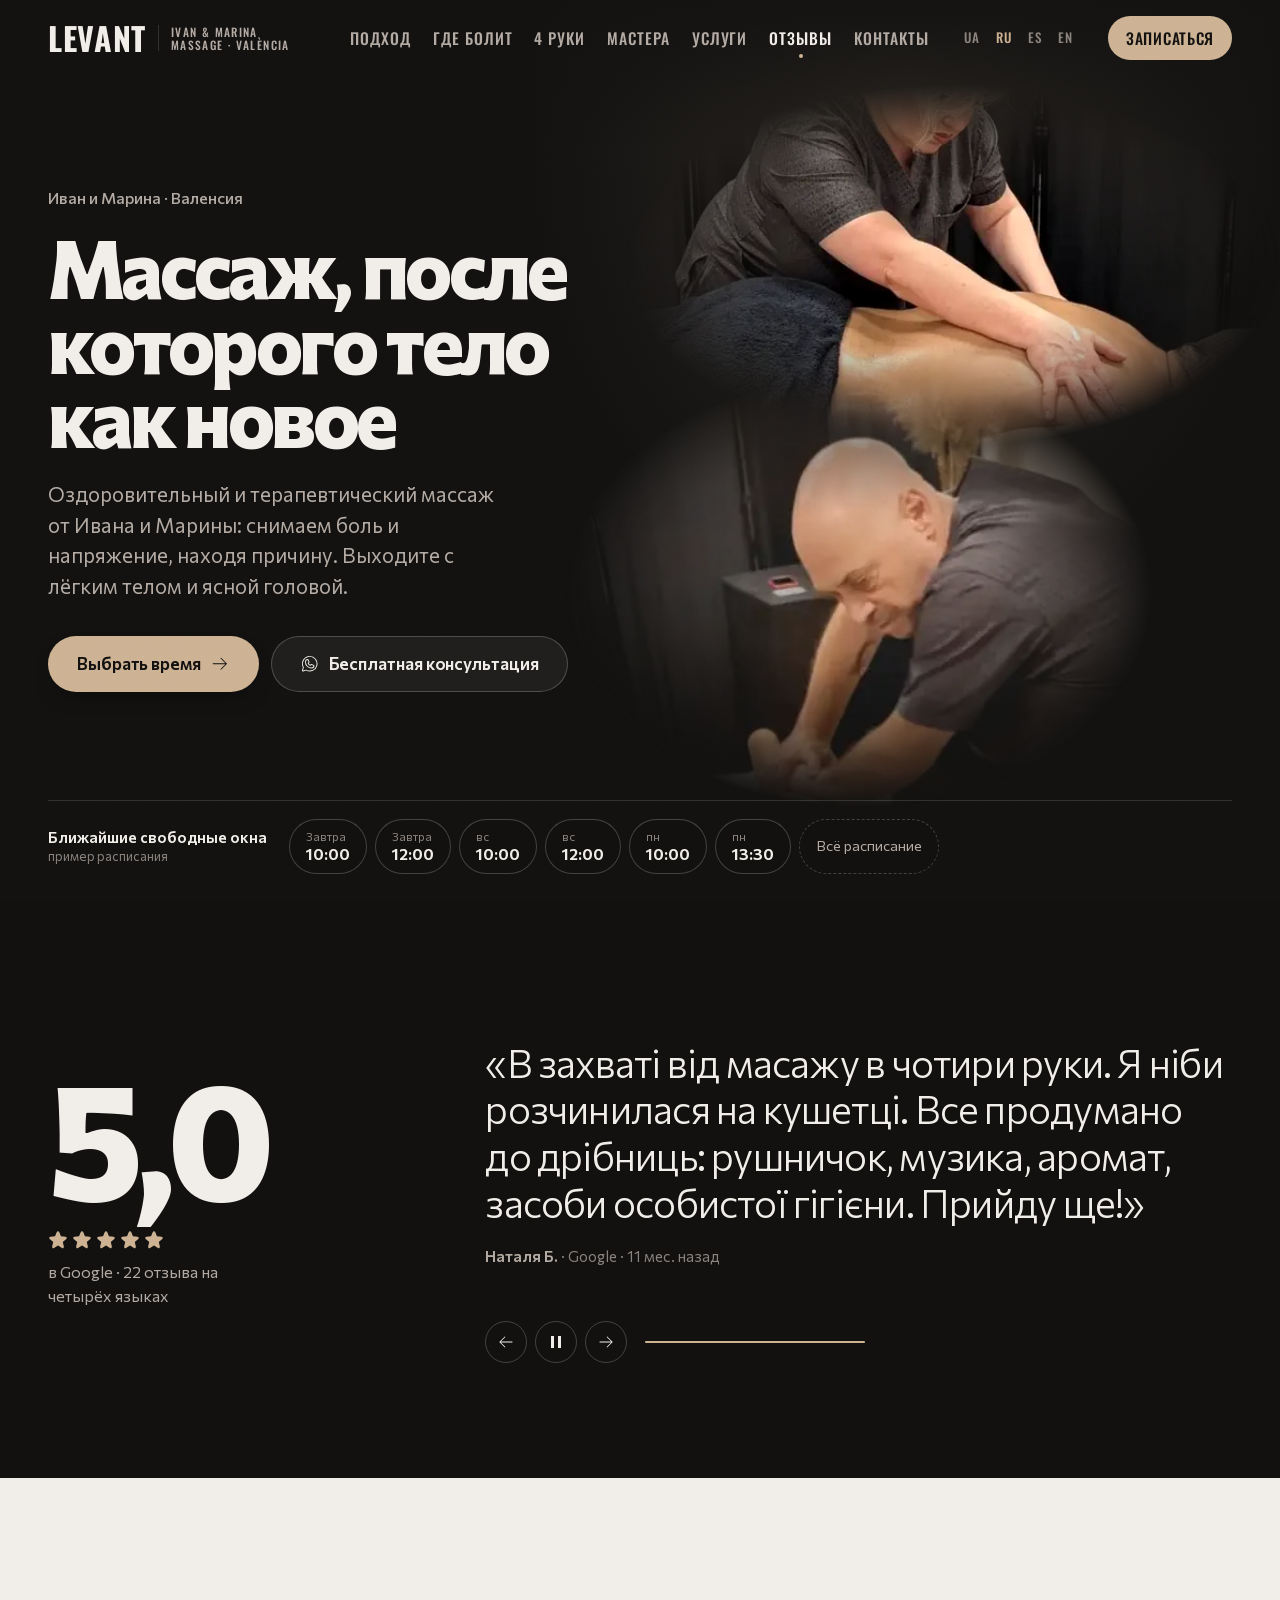
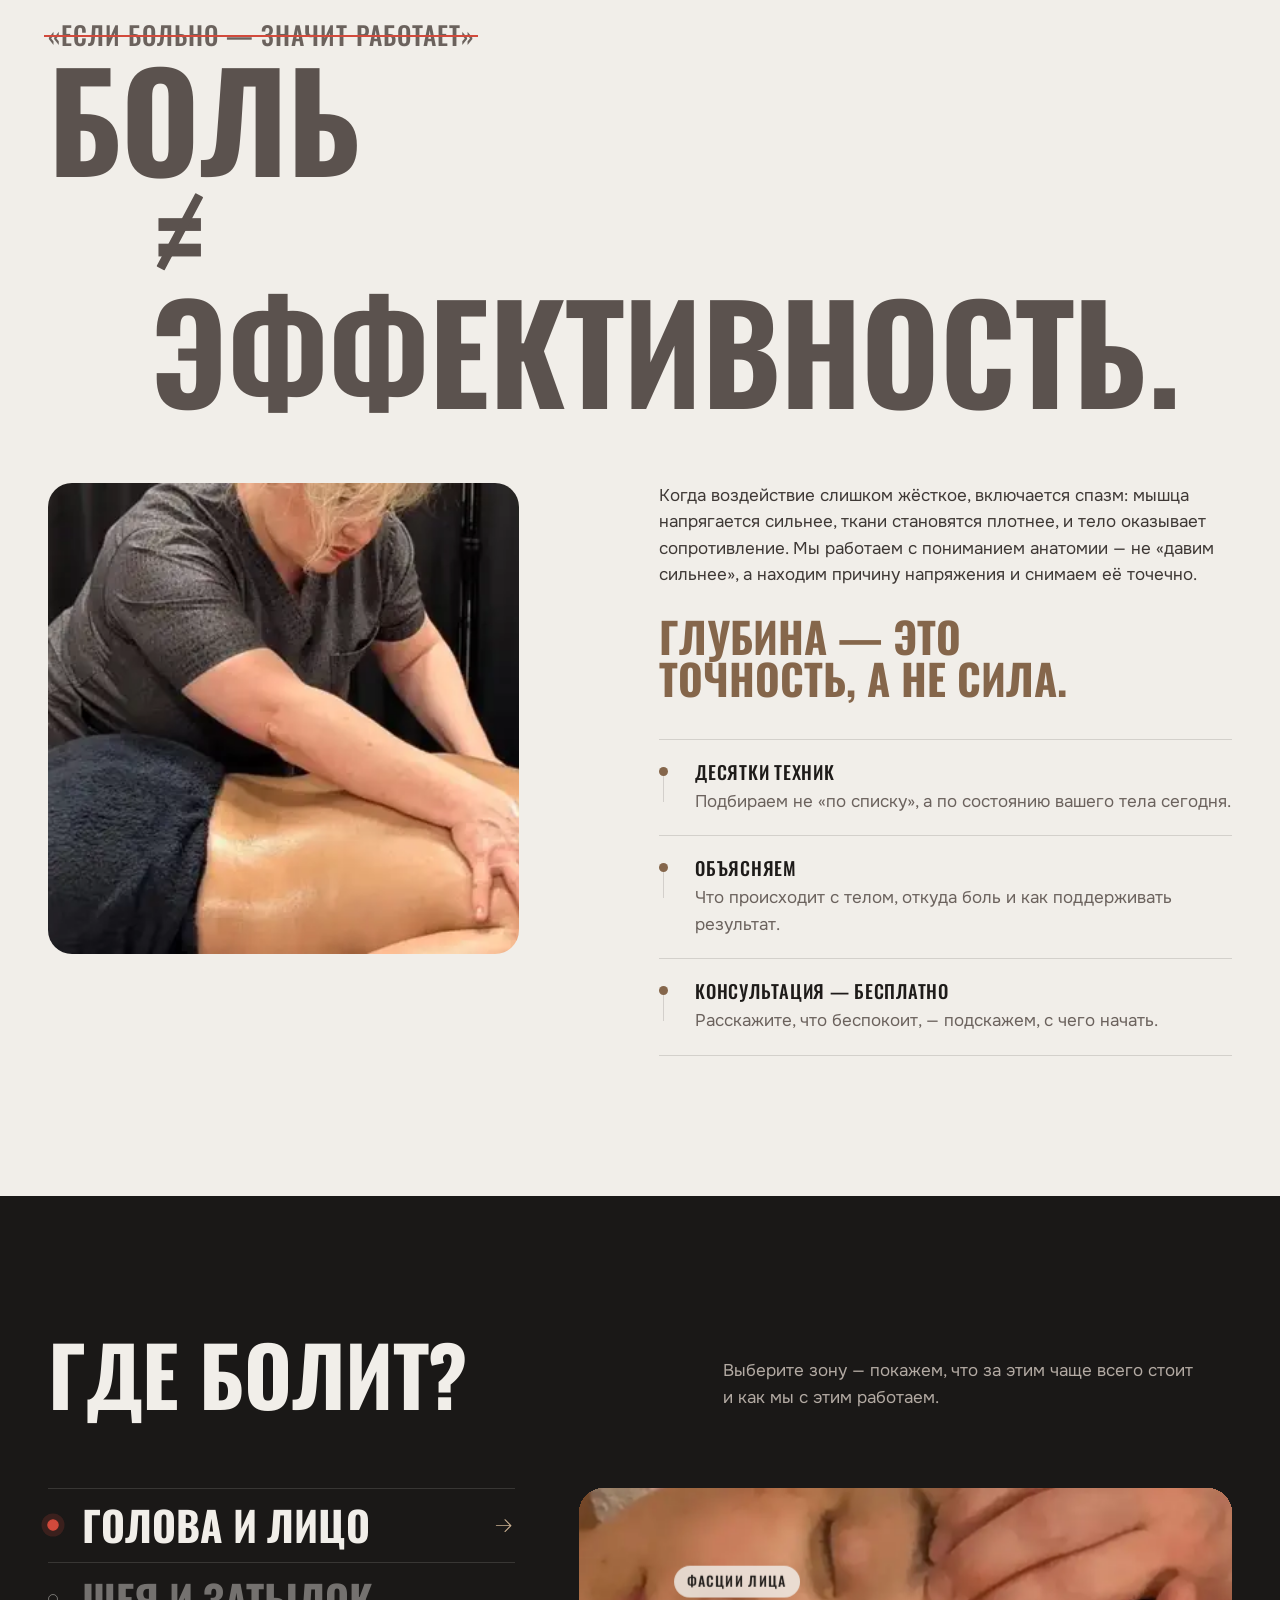
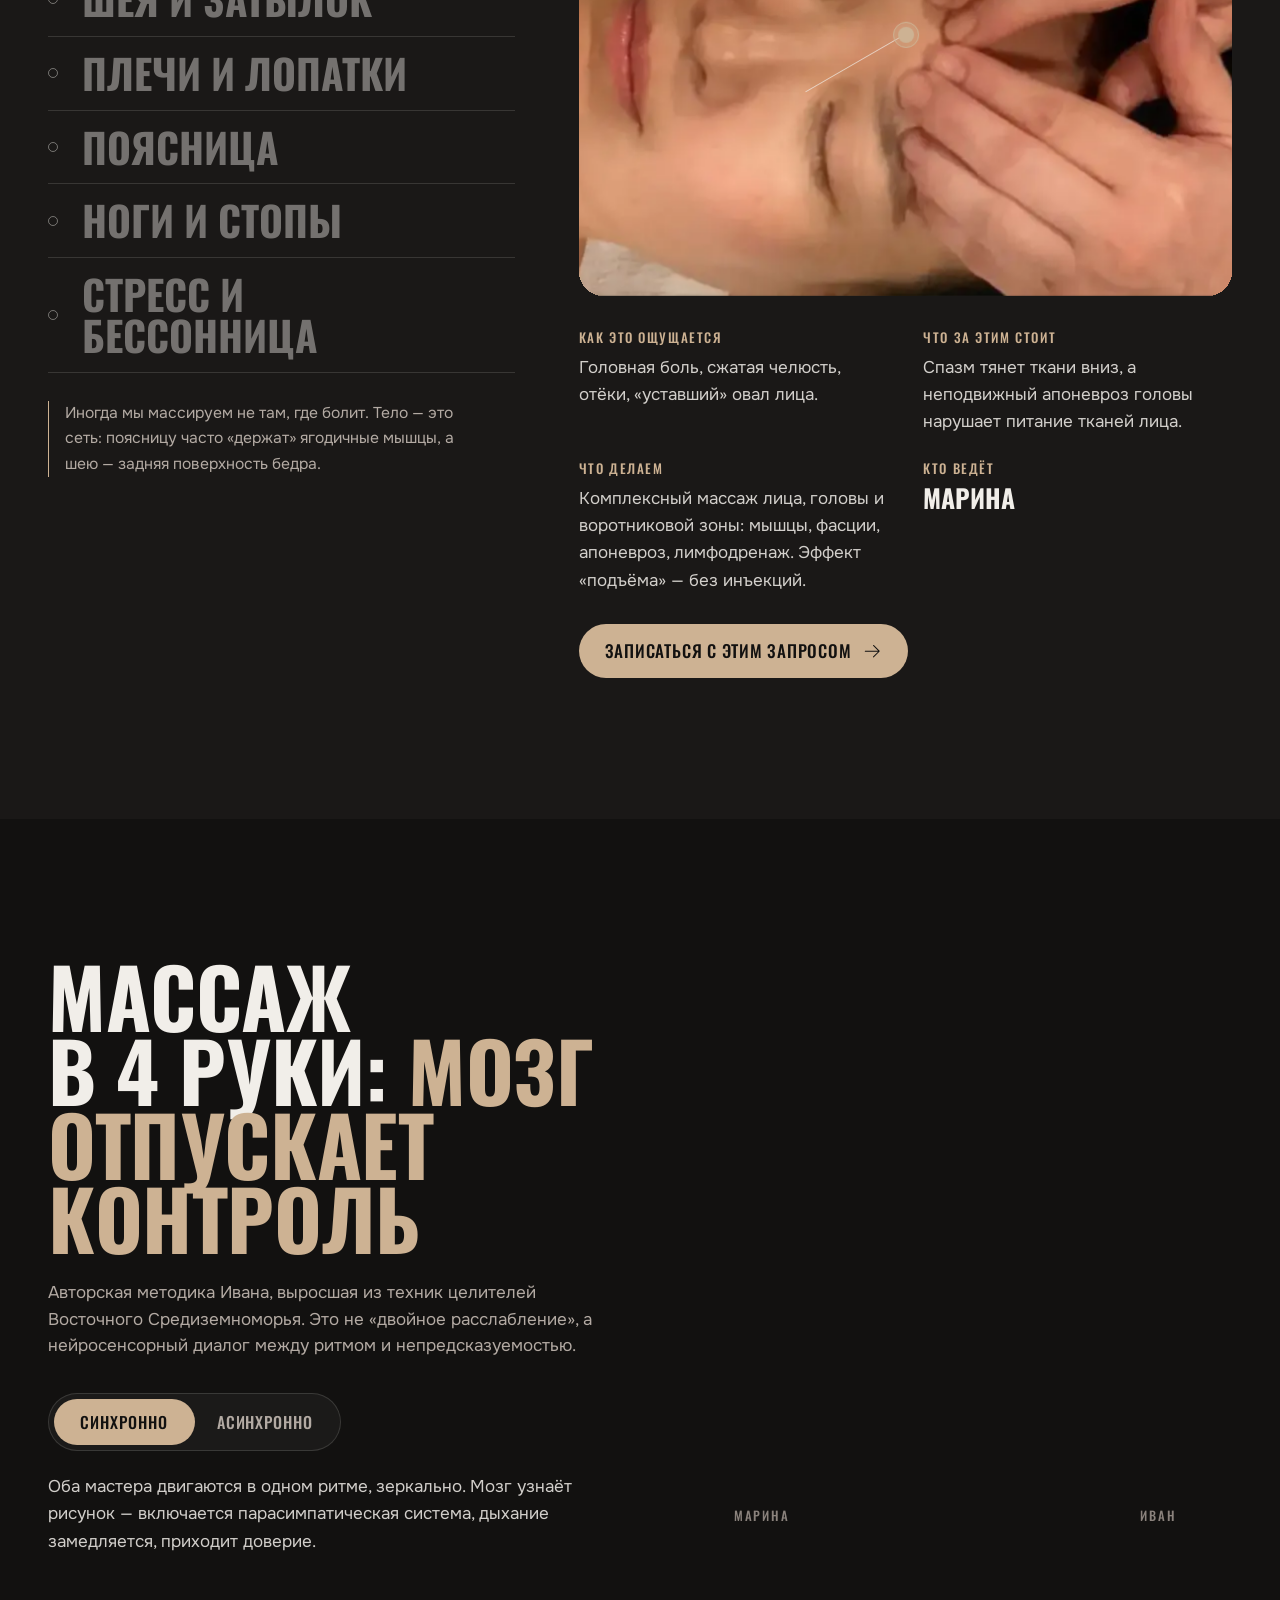
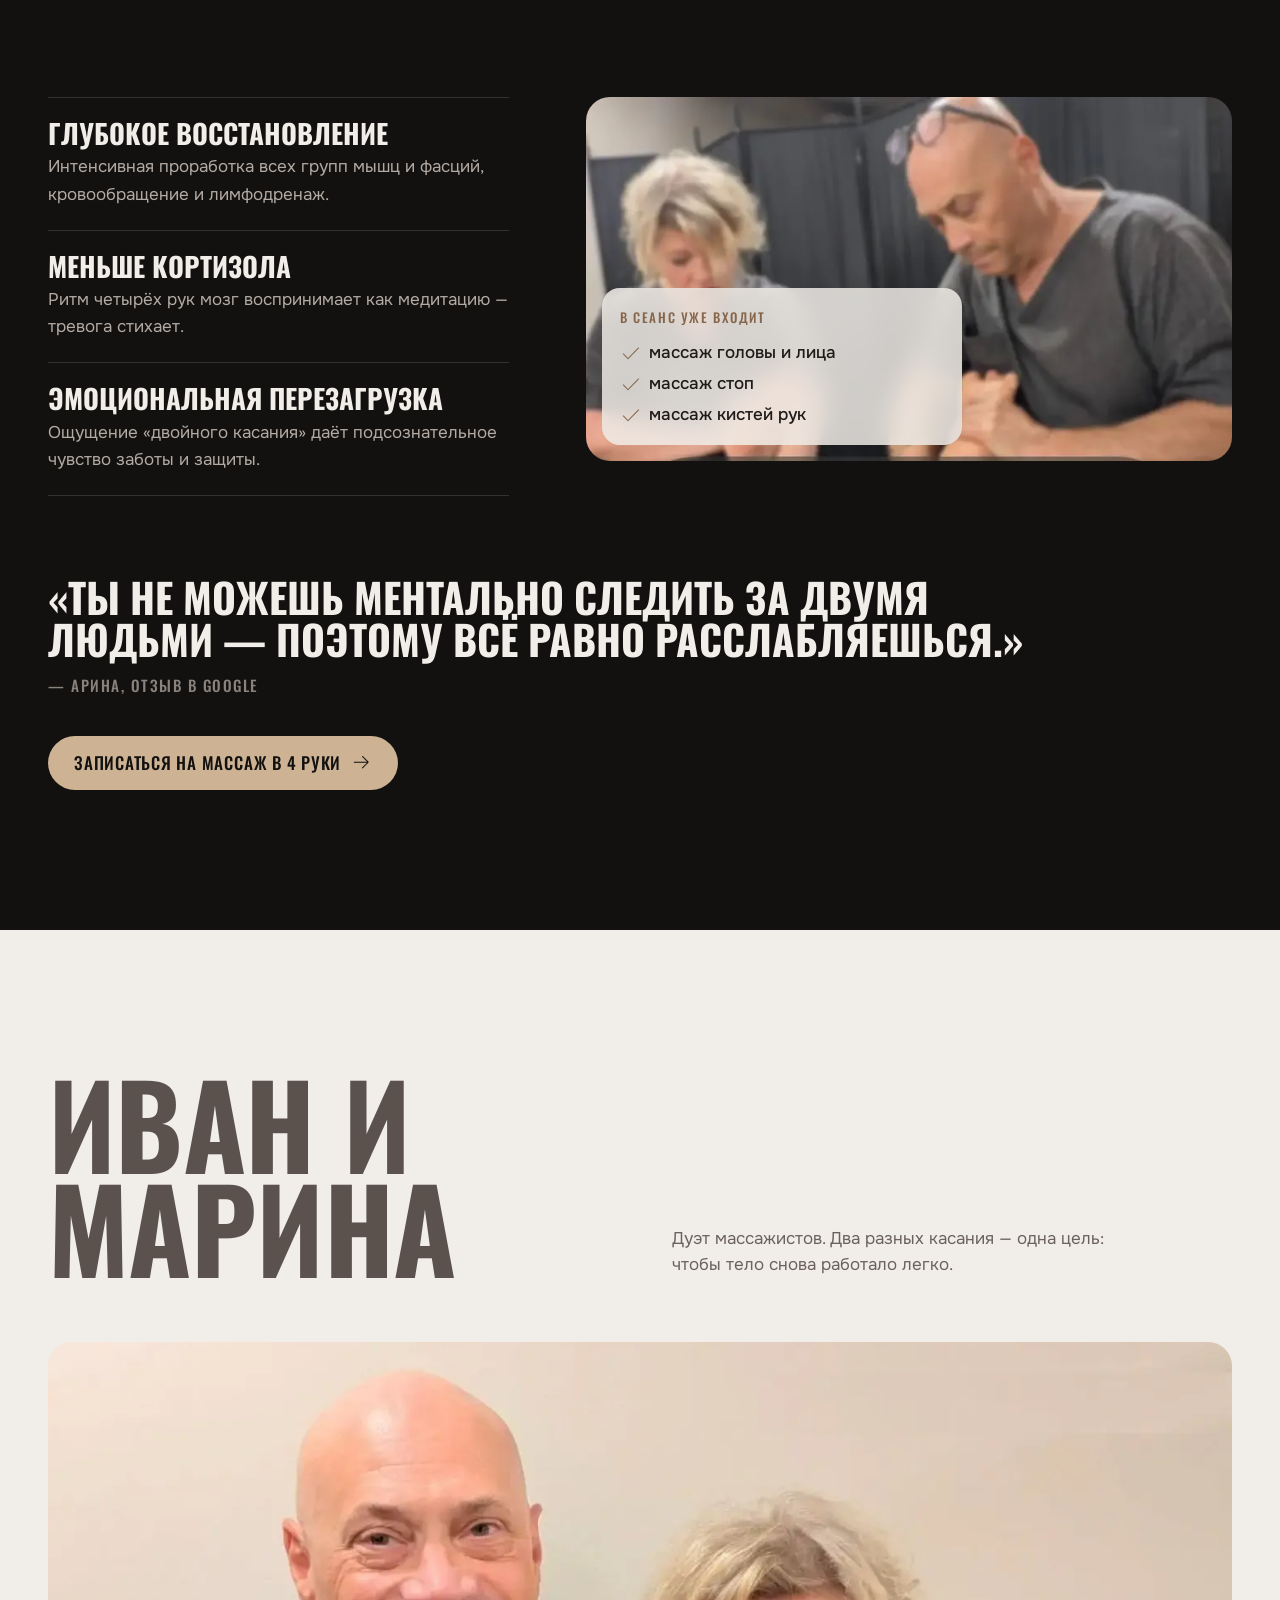
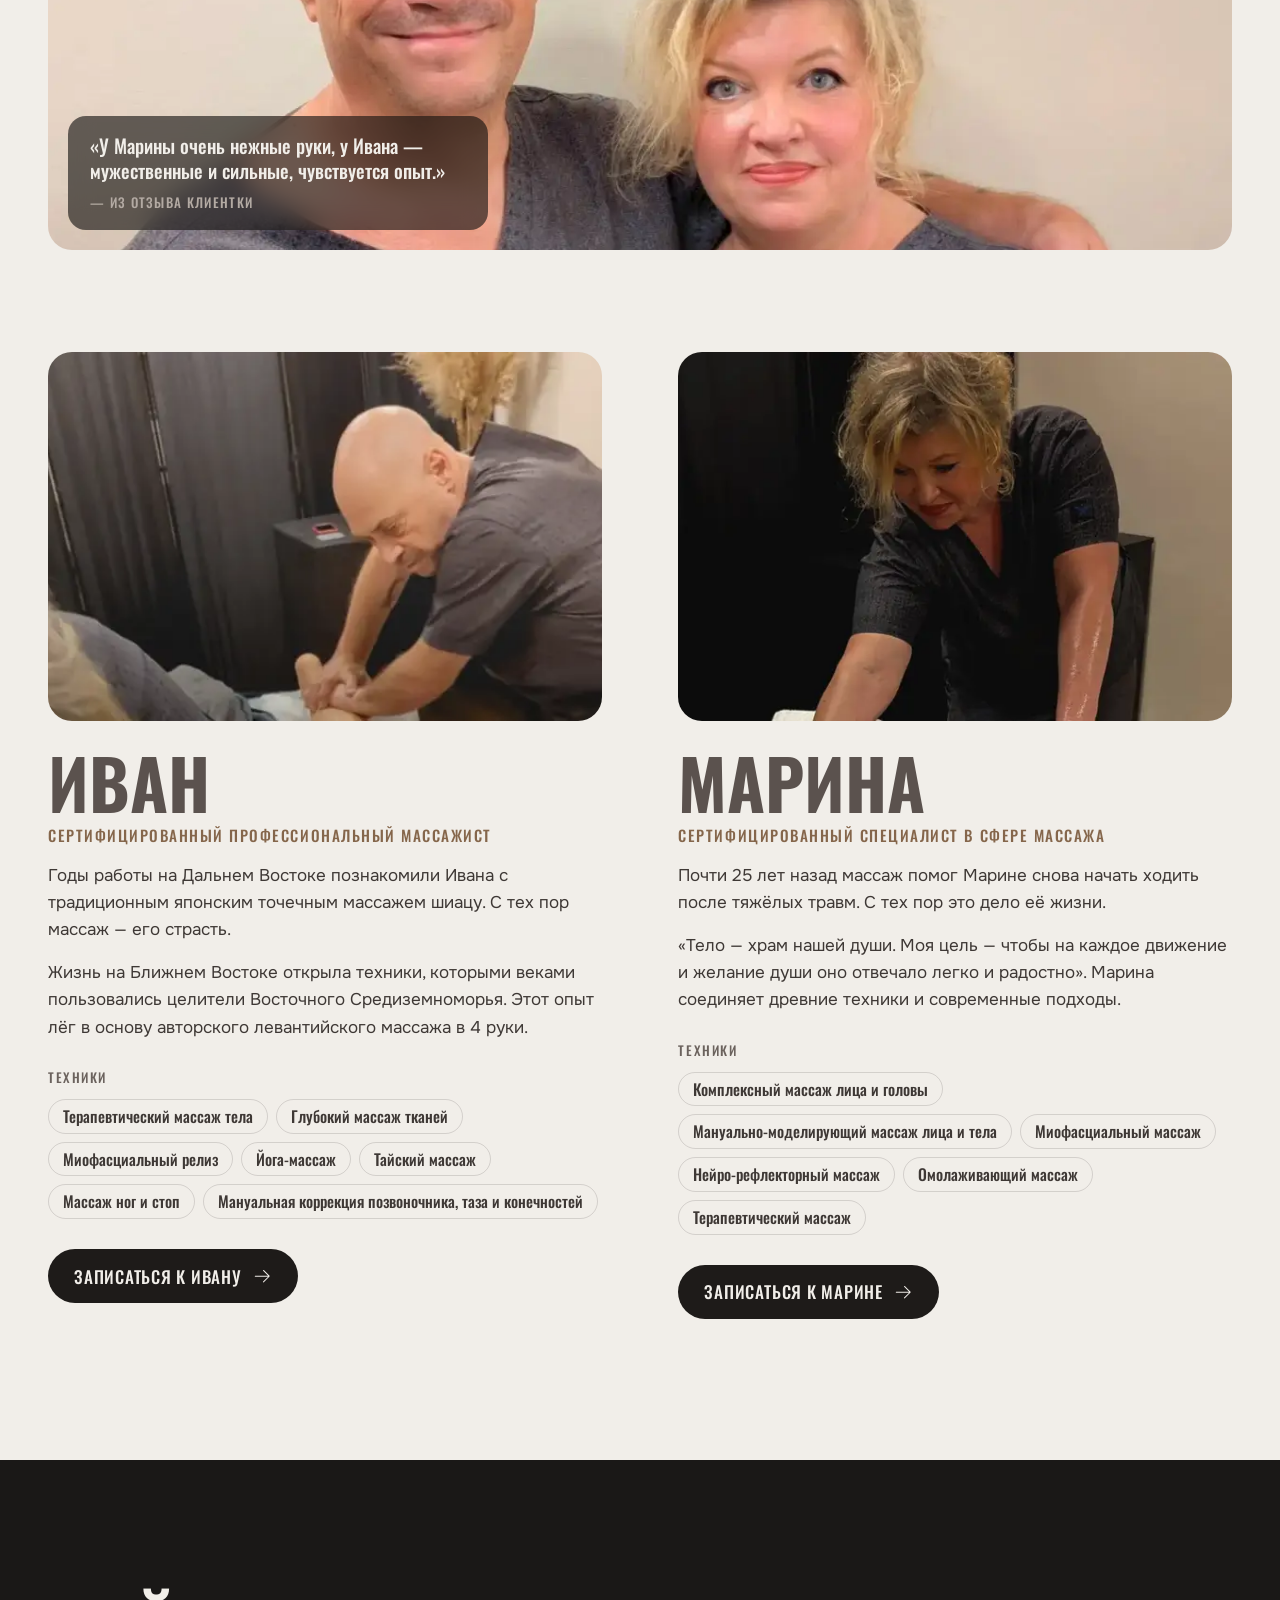
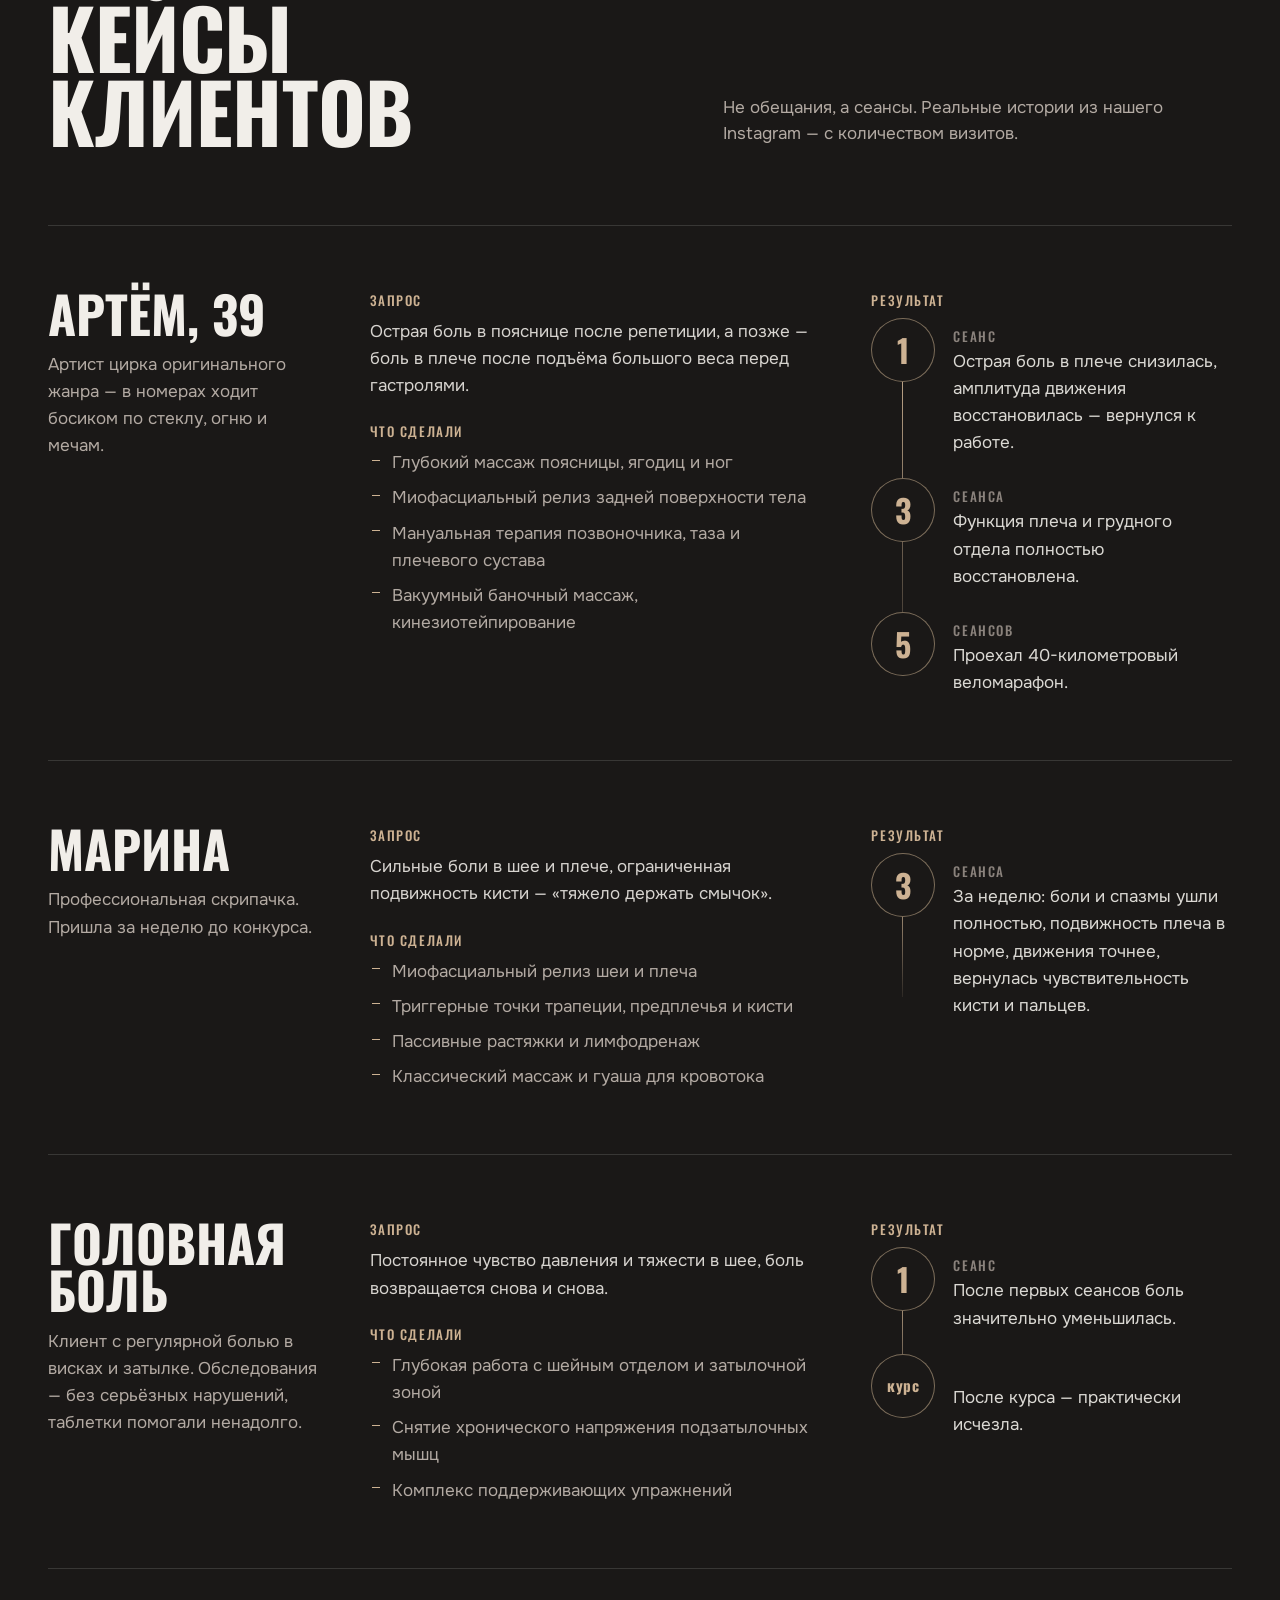
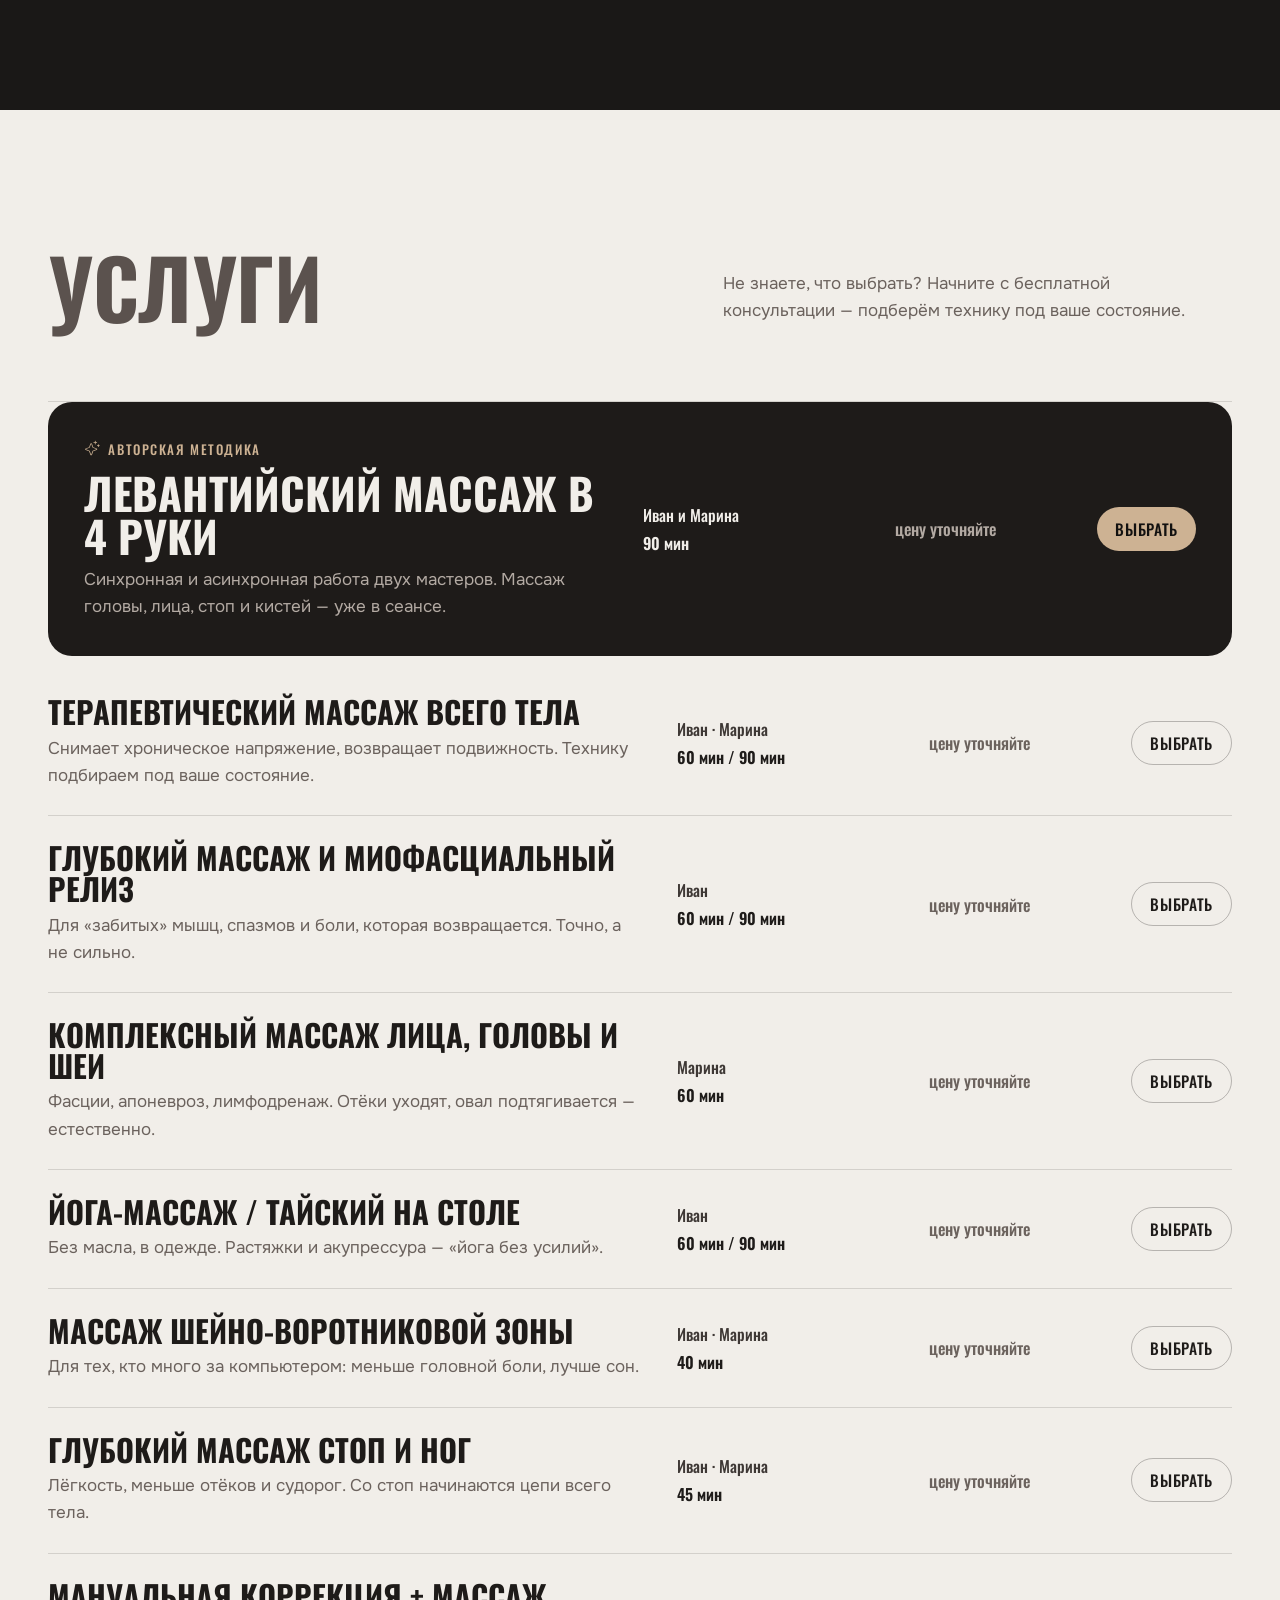
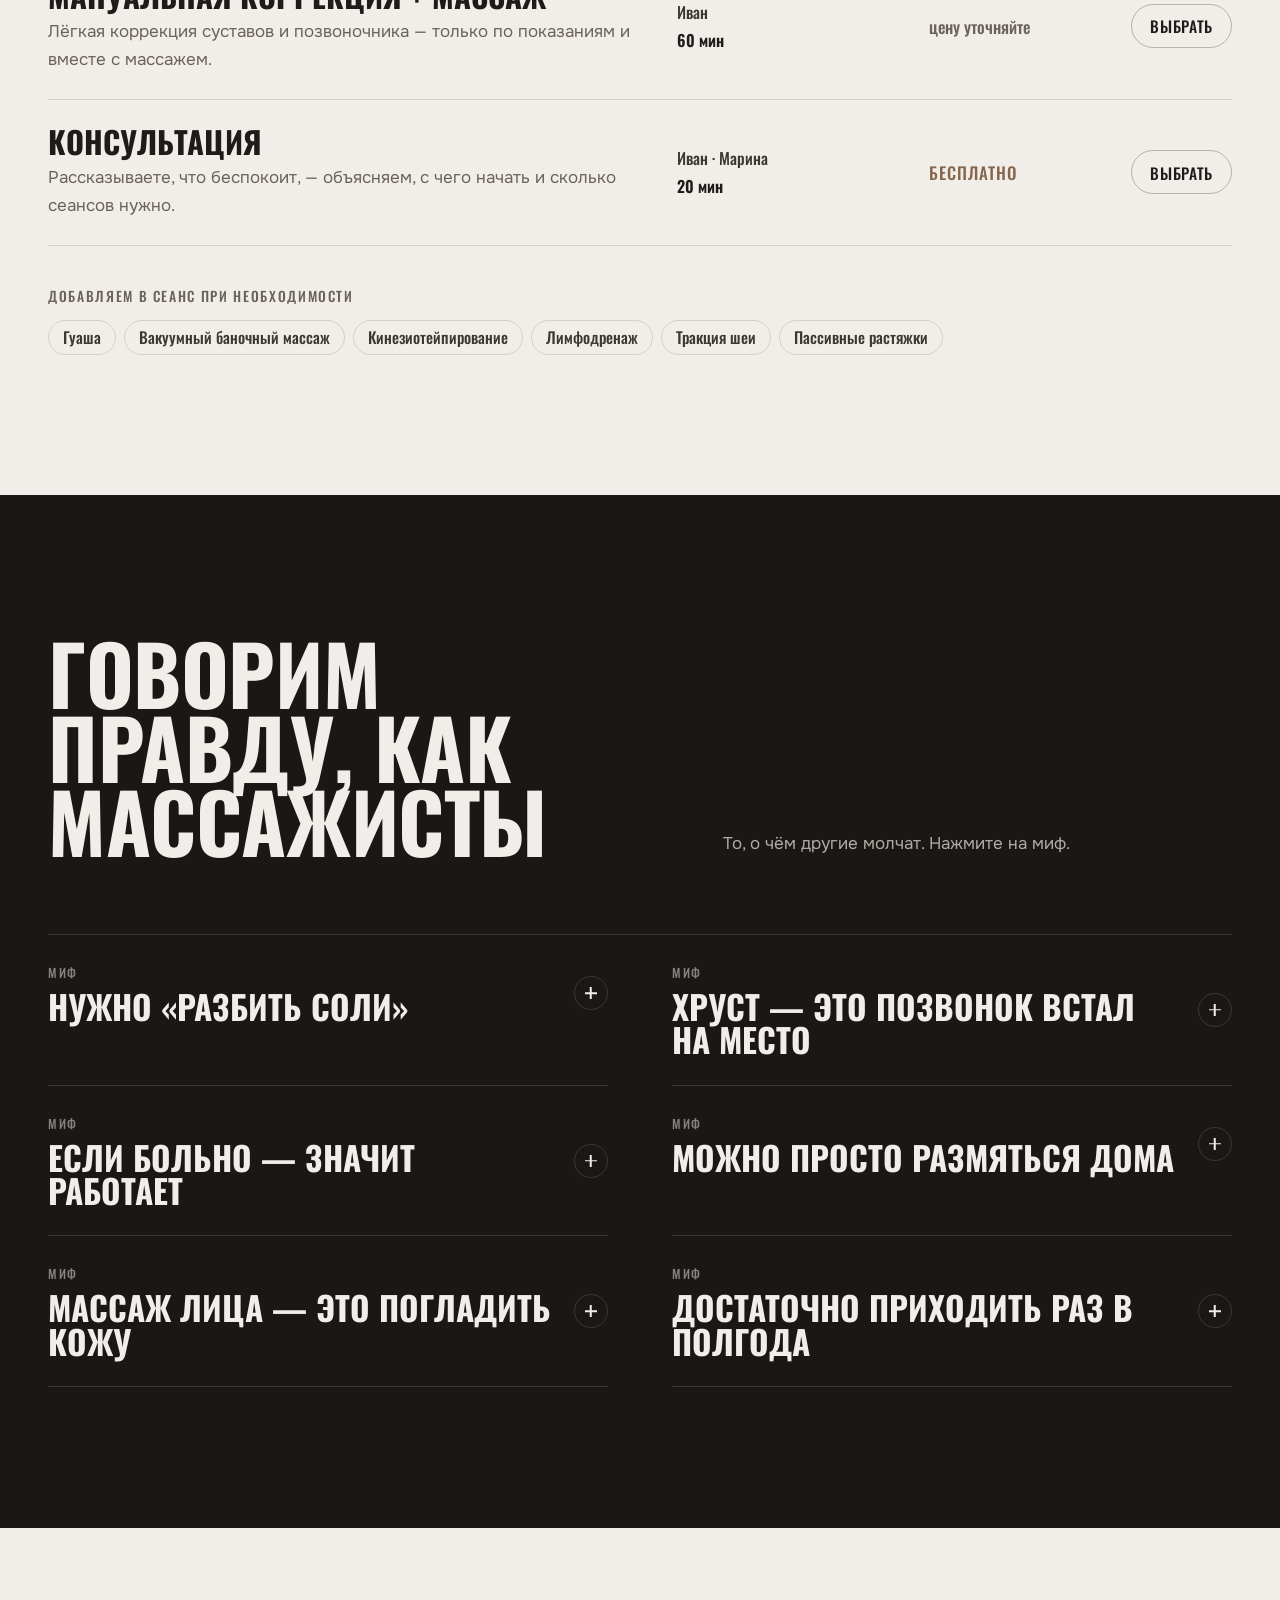
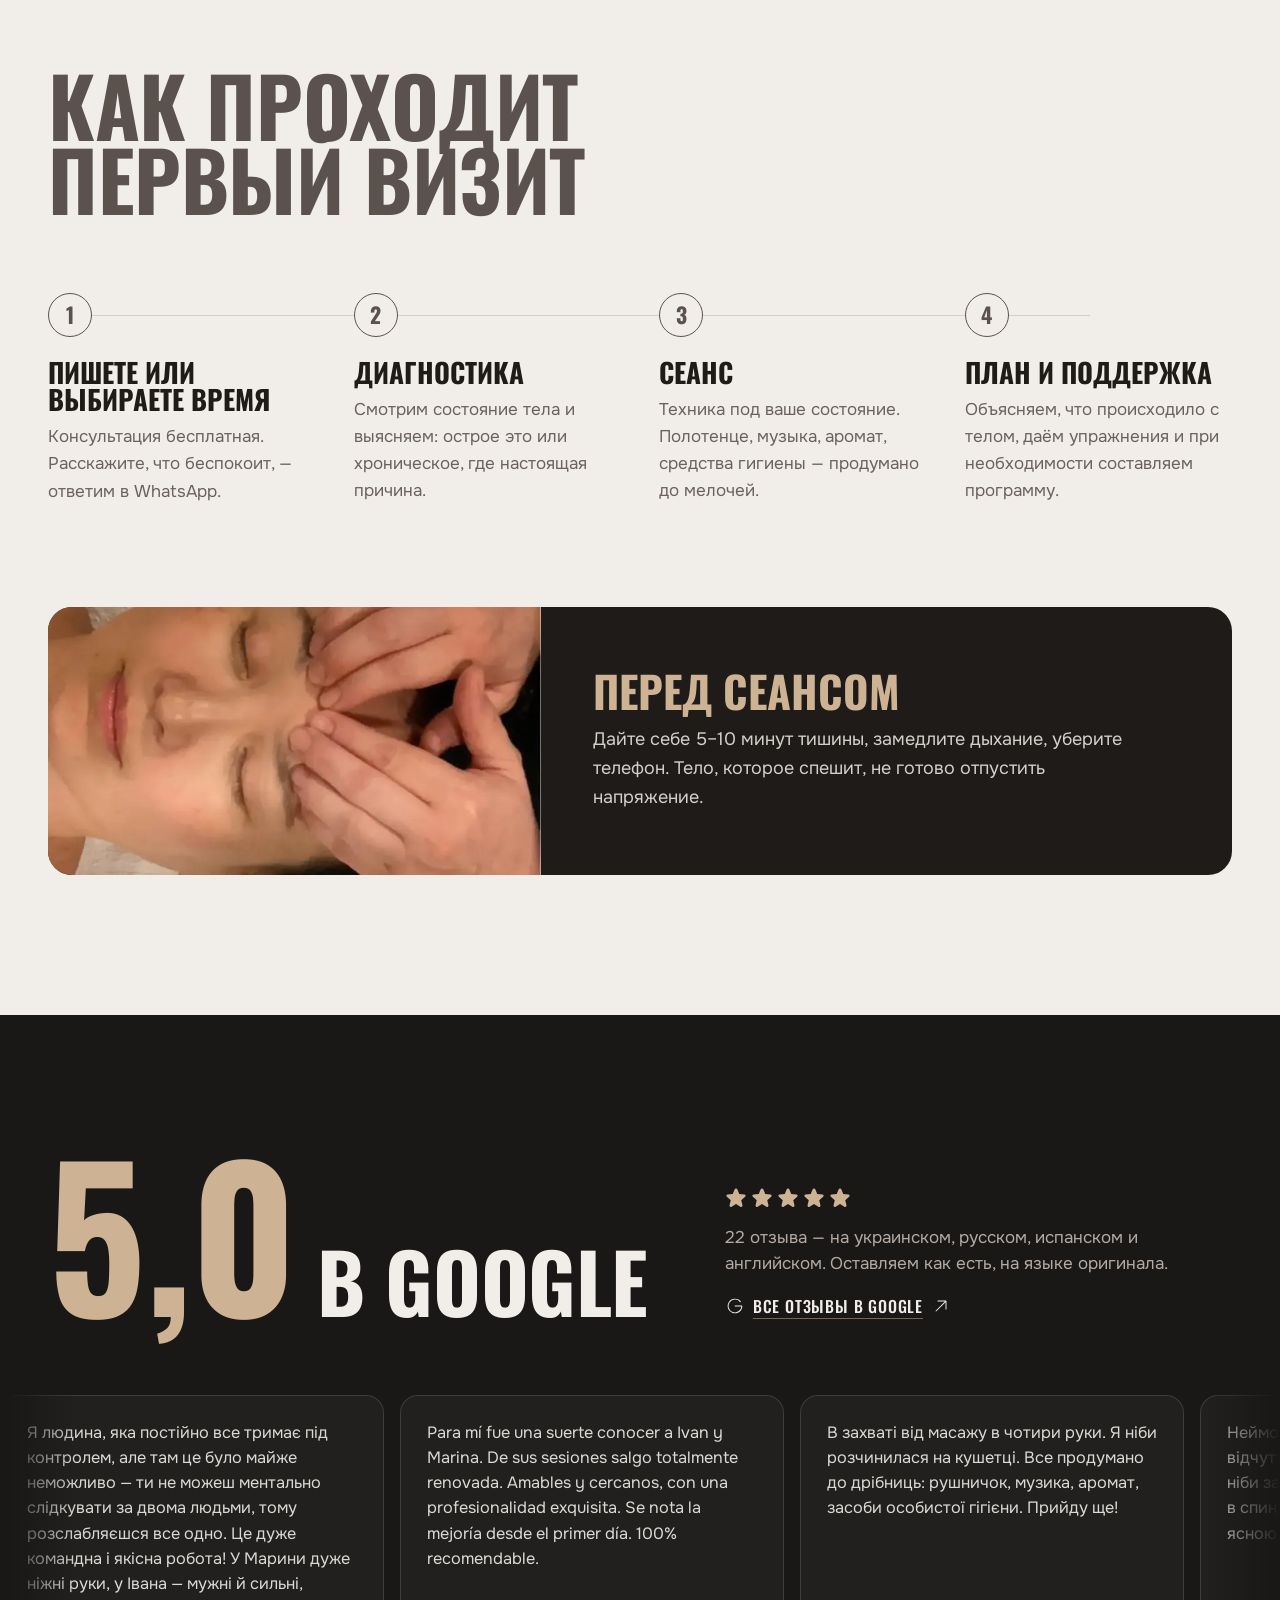
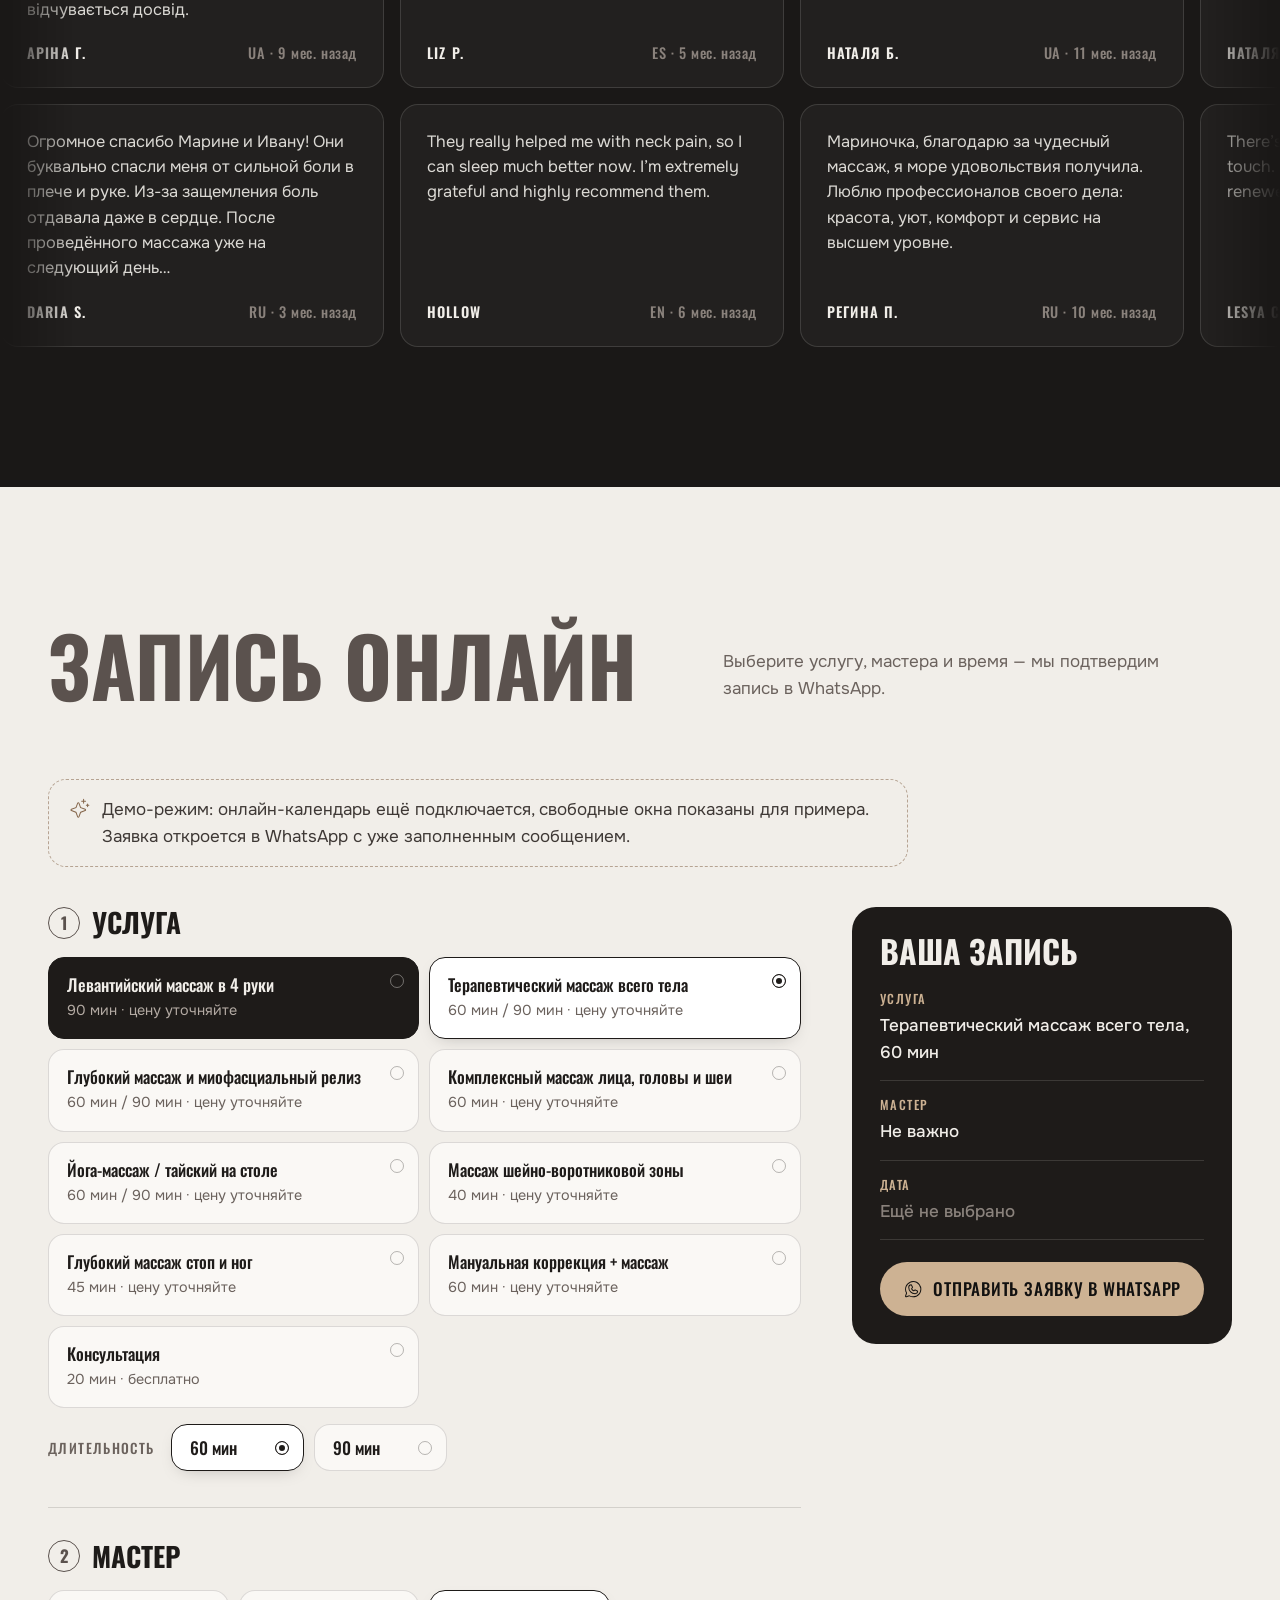
<file: ru/index.html>
<!doctype html>
<html lang="ru">
<head>
<meta charset="utf-8">
<meta name="viewport" content="width=device-width, initial-scale=1, viewport-fit=cover">
<title>Оздоровительный массаж в Валенсии · Иван и Марина · Levant Massage</title>
<meta name="description" content="Оздоровительный и терапевтический массаж в Валенсии: снимаем боль в шее, спине, голове, находя причину. После сеанса тело лёгкое, а голова ясная. Google 5,0 · 22 отзыва. Ежедневно 10:00-20:00, метро Av. del Cid.">
<meta name="theme-color" content="#121110">
<script>document.documentElement.classList.add('js')</script>
<link rel="canonical" href="https://ivan-marina-levant.example/ru/">
<link rel="alternate" hreflang="uk" href="https://ivan-marina-levant.example/">
<link rel="alternate" hreflang="ru" href="https://ivan-marina-levant.example/ru/">
<link rel="alternate" hreflang="es" href="https://ivan-marina-levant.example/es/">
<link rel="alternate" hreflang="en" href="https://ivan-marina-levant.example/en/">
<link rel="alternate" hreflang="x-default" href="https://ivan-marina-levant.example/">
<meta property="og:type" content="website">
<meta property="og:title" content="Оздоровительный массаж в Валенсии · Иван и Марина · Levant Massage">
<meta property="og:description" content="Оздоровительный и терапевтический массаж в Валенсии: снимаем боль в шее, спине, голове, находя причину. После сеанса тело лёгкое, а голова ясная. Google 5,0 · 22 отзыва. Ежедневно 10:00-20:00, метро Av. del Cid.">
<meta property="og:image" content="https://ivan-marina-levant.example/assets/img/duo.webp">
<meta property="og:locale" content="ru_RU">
<link rel="icon" href="../assets/img/favicon.svg" type="image/svg+xml">
<link rel="preload" href="../assets/fonts/oswald-cyrillic-wght-normal.woff2" as="font" type="font/woff2" crossorigin>
<link rel="preload" href="../assets/fonts/commissioner-cyrillic.woff2" as="font" type="font/woff2" crossorigin>
<link rel="preload" href="../assets/img/marina-back.webp" as="image" imagesrcset="../assets/img/marina-back-sm.webp 760w, ../assets/img/marina-back.webp 1440w" imagesizes="(min-width: 960px) 52vw, 100vw">
<link rel="stylesheet" href="../assets/css/style.css">
<script type="application/ld+json">{"@context":"https://schema.org","@type":"HealthAndBeautyBusiness","name":"Levant Massage by Marina & Ivan","image":"https://ivan-marina-levant.example/assets/img/duo.webp","url":"https://ivan-marina-levant.example/ru/","telephone":"+34 613 296 874","address":{"@type":"PostalAddress","streetAddress":"Carrer de Molina de Segura, 2","addressLocality":"València","postalCode":"46018","addressRegion":"Valencia","addressCountry":"ES"},"geo":{"@type":"GeoCoordinates","latitude":39.4698,"longitude":-0.3986},"openingHoursSpecification":[{"@type":"OpeningHoursSpecification","dayOfWeek":["Monday","Tuesday","Wednesday","Thursday","Friday","Saturday","Sunday"],"opens":"10:00","closes":"20:00"}],"sameAs":["https://www.instagram.com/ivan.marina.levant/"],"employee":[{"@type":"Person","name":"Ivan"},{"@type":"Person","name":"Marina"}]}</script>
</head>
<body>
<a class="skip" href="#main">Перейти к содержанию</a>
<div class="grain" aria-hidden="true"></div>

<header class="topbar" data-topbar>
  <div class="topbar__in">
    <a class="brand" href="../ru/" aria-label="Levant Massage — Ivan &amp; Marina">
      <span class="brand__mark">Levant</span>
      <span class="brand__sub">Ivan &amp; Marina<br>massage · València</span>
    </a>
    <nav class="mainnav" aria-label="Main">
      <a href="#approach">Подход</a><a href="#zones">Где болит</a><a href="#four-hands">4 руки</a><a href="#team">Мастера</a><a href="#services">Услуги</a><a href="#reviews">Отзывы</a><a href="#contacts">Контакты</a>
    </nav>
    
    <nav class="langs langs--top" aria-label="Язык сайта">
      <a href="../" hreflang="uk" lang="uk"  title="Українська">UA</a><a href="../ru/" hreflang="ru" lang="ru" aria-current="page" title="Русский">RU</a><a href="../es/" hreflang="es" lang="es"  title="Español">ES</a><a href="../en/" hreflang="en" lang="en"  title="English">EN</a>
    </nav>
    <a class="btn btn--sand btn--sm topbar__cta" href="#booking" data-book>Записаться</a>
    <button class="menubtn" type="button" aria-expanded="false" aria-controls="menu" data-menu-toggle>
      <span class="menubtn__lines" aria-hidden="true"><span></span><span></span></span>
      <span class="sr">Меню</span>
    </button>
  </div>
</header>

<div class="menu" id="menu" hidden data-menu>
  <nav class="menu__nav" aria-label="Menu">
    <a href="#approach" style="--i:0">Подход</a><a href="#zones" style="--i:1">Где болит</a><a href="#four-hands" style="--i:2">4 руки</a><a href="#team" style="--i:3">Мастера</a><a href="#services" style="--i:4">Услуги</a><a href="#reviews" style="--i:5">Отзывы</a><a href="#contacts" style="--i:6">Контакты</a>
  </nav>
  <div class="menu__foot">
    
    <nav class="langs langs--menu" aria-label="Язык сайта">
      <a href="../" hreflang="uk" lang="uk"  title="Українська">UA</a><a href="../ru/" hreflang="ru" lang="ru" aria-current="page" title="Русский">RU</a><a href="../es/" hreflang="es" lang="es"  title="Español">ES</a><a href="../en/" hreflang="en" lang="en"  title="English">EN</a>
    </nav>
    <a class="btn btn--sand" href="#booking" data-book>Записаться</a>
  </div>
</div>

<main id="main">

<!-- HERO -->
<section class="hero hero2" aria-labelledby="hero-title">
  <div class="hero2__stage">
    <figure class="hero2__shot hero2__shot--a"><img class="hero2__img" src="../assets/img/marina-back.webp" srcset="../assets/img/marina-back-sm.webp 760w, ../assets/img/marina-back.webp 1440w" sizes="(min-width: 960px) 52vw, 100vw" alt="Марина делает массаж спины клиенту в студии с чёрными шторами" width="1440" height="640" fetchpriority="high" decoding="async"></figure>
    <figure class="hero2__shot hero2__shot--b"><img class="hero2__img" src="../assets/img/ivan-studio.webp" srcset="../assets/img/ivan-studio-sm.webp 760w, ../assets/img/ivan-studio.webp 1440w" sizes="(min-width: 960px) 46vw, 1px" alt="Иван работает с ногой клиентки на массажном столе" width="1440" height="640" loading="lazy" decoding="async"></figure>
  </div>
  <div class="hero2__copy">
    <p class="hero2__credit">Иван и Марина · Валенсия</p>
    <h1 class="hero2__title" id="hero-title">Массаж, после которого тело как новое</h1>
    <p class="hero2__sub">Оздоровительный и терапевтический массаж от Ивана и Марины: снимаем боль и напряжение, находя причину. Выходите с лёгким телом и ясной головой.</p>
    <div class="hero2__actions">
      <a class="btn2 btn2--sand" href="#booking" data-book><span>Выбрать время</span><svg class="i" aria-hidden="true" focusable="false" xmlns="http://www.w3.org/2000/svg" viewBox="0 0 256 256" fill="currentColor"><path d="M220.24,132.24l-72,72a6,6,0,0,1-8.48-8.48L201.51,134H40a6,6,0,0,1,0-12H201.51L139.76,60.24a6,6,0,0,1,8.48-8.48l72,72A6,6,0,0,1,220.24,132.24Z"/></svg></a>
      <a class="btn2 btn2--ghost" href="https://wa.me/34613296874?text=%D0%97%D0%B4%D1%80%D0%B0%D0%B2%D1%81%D1%82%D0%B2%D1%83%D0%B9%D1%82%D0%B5!%20%D0%A5%D0%BE%D1%87%D1%83%20%D0%B7%D0%B0%D0%BF%D0%B8%D1%81%D0%B0%D1%82%D1%8C%D1%81%D1%8F%20%D0%BD%D0%B0%20%D0%BC%D0%B0%D1%81%D1%81%D0%B0%D0%B6." target="_blank" rel="noopener"><svg class="i" aria-hidden="true" focusable="false" xmlns="http://www.w3.org/2000/svg" viewBox="0 0 256 256" fill="currentColor"><path d="M186.68,146.63l-32-16a6,6,0,0,0-6,.38L133,141.46A42.49,42.49,0,0,1,114.54,123L125,107.33a6,6,0,0,0,.38-6l-16-32A6,6,0,0,0,104,66a38,38,0,0,0-38,38,86.1,86.1,0,0,0,86,86,38,38,0,0,0,38-38A6,6,0,0,0,186.68,146.63ZM152,178a74.09,74.09,0,0,1-74-74,26,26,0,0,1,22.42-25.75l12.66,25.32-10.39,15.58a6,6,0,0,0-.54,5.63,54.43,54.43,0,0,0,29.07,29.07,6,6,0,0,0,5.63-.54l15.58-10.39,25.32,12.66A26,26,0,0,1,152,178ZM128,26A102,102,0,0,0,38.35,176.69L26.73,211.56a14,14,0,0,0,17.71,17.71l34.87-11.62A102,102,0,1,0,128,26Zm0,192a90,90,0,0,1-45.06-12.08,6.09,6.09,0,0,0-3-.81,6.2,6.2,0,0,0-1.9.31L40.65,217.88a2,2,0,0,1-2.53-2.53L50.58,178a6,6,0,0,0-.5-4.91A90,90,0,1,1,128,218Z"/></svg><span>Бесплатная консультация</span></a>
    </div>
  </div>
  <div class="showtimes" data-hero-slots data-more="Всё расписание">
    <p class="showtimes__title">Ближайшие свободные окна<span>пример расписания</span></p>
    <div class="showtimes__list" data-slots-list aria-live="polite"></div>
  </div>
</section>

<!-- PRESS: rating + rotating reviews -->
<section class="press" aria-label="5,0 в Google">
  <div class="press__score">
    <p class="press__num">5,0</p>
    <p class="press__stars" aria-label="5/5"><svg class="i press__star" aria-hidden="true" focusable="false" xmlns="http://www.w3.org/2000/svg" viewBox="0 0 256 256" fill="currentColor"><path d="M234.29,114.85l-45,38.83L203,211.75a16.4,16.4,0,0,1-24.5,17.82L128,198.49,77.47,229.57A16.4,16.4,0,0,1,53,211.75l13.76-58.07-45-38.83A16.46,16.46,0,0,1,31.08,86l59-4.76,22.76-55.08a16.36,16.36,0,0,1,30.27,0l22.75,55.08,59,4.76a16.46,16.46,0,0,1,9.37,28.86Z"/></svg><svg class="i press__star" aria-hidden="true" focusable="false" xmlns="http://www.w3.org/2000/svg" viewBox="0 0 256 256" fill="currentColor"><path d="M234.29,114.85l-45,38.83L203,211.75a16.4,16.4,0,0,1-24.5,17.82L128,198.49,77.47,229.57A16.4,16.4,0,0,1,53,211.75l13.76-58.07-45-38.83A16.46,16.46,0,0,1,31.08,86l59-4.76,22.76-55.08a16.36,16.36,0,0,1,30.27,0l22.75,55.08,59,4.76a16.46,16.46,0,0,1,9.37,28.86Z"/></svg><svg class="i press__star" aria-hidden="true" focusable="false" xmlns="http://www.w3.org/2000/svg" viewBox="0 0 256 256" fill="currentColor"><path d="M234.29,114.85l-45,38.83L203,211.75a16.4,16.4,0,0,1-24.5,17.82L128,198.49,77.47,229.57A16.4,16.4,0,0,1,53,211.75l13.76-58.07-45-38.83A16.46,16.46,0,0,1,31.08,86l59-4.76,22.76-55.08a16.36,16.36,0,0,1,30.27,0l22.75,55.08,59,4.76a16.46,16.46,0,0,1,9.37,28.86Z"/></svg><svg class="i press__star" aria-hidden="true" focusable="false" xmlns="http://www.w3.org/2000/svg" viewBox="0 0 256 256" fill="currentColor"><path d="M234.29,114.85l-45,38.83L203,211.75a16.4,16.4,0,0,1-24.5,17.82L128,198.49,77.47,229.57A16.4,16.4,0,0,1,53,211.75l13.76-58.07-45-38.83A16.46,16.46,0,0,1,31.08,86l59-4.76,22.76-55.08a16.36,16.36,0,0,1,30.27,0l22.75,55.08,59,4.76a16.46,16.46,0,0,1,9.37,28.86Z"/></svg><svg class="i press__star" aria-hidden="true" focusable="false" xmlns="http://www.w3.org/2000/svg" viewBox="0 0 256 256" fill="currentColor"><path d="M234.29,114.85l-45,38.83L203,211.75a16.4,16.4,0,0,1-24.5,17.82L128,198.49,77.47,229.57A16.4,16.4,0,0,1,53,211.75l13.76-58.07-45-38.83A16.46,16.46,0,0,1,31.08,86l59-4.76,22.76-55.08a16.36,16.36,0,0,1,30.27,0l22.75,55.08,59,4.76a16.46,16.46,0,0,1,9.37,28.86Z"/></svg></p>
    <p class="press__label">в Google · 22 отзыва на четырёх языках</p>
  </div>
  <div class="press__quotes" data-quotes>
    <div class="press__stack" aria-live="off" data-quotes-stack>
      <figure class="press__q is-long is-on" lang="ru" data-q>
        <blockquote><p>«Огромное спасибо Марине и Ивану! Они буквально спасли меня от сильной боли в плече и руке. Из-за защемления боль отдавала даже в сердце. После проведённого массажа уже на следующий день…»</p></blockquote>
        <figcaption><b>Daria S.</b> · Google · 3 мес. назад</figcaption>
      </figure><figure class="press__q" lang="ru" data-q aria-hidden="true">
        <blockquote><p>«Отличный массаж и расслабляющая атмосфера, спасибо вам огромное!»</p></blockquote>
        <figcaption><b>Vero K.</b> · Google · 4 мес. назад</figcaption>
      </figure><figure class="press__q" lang="ru" data-q aria-hidden="true">
        <blockquote><p>«Мариночка, благодарю за чудесный массаж, я море удовольствия получила. Люблю профессионалов своего дела: красота, уют, комфорт и сервис на высшем уровне.»</p></blockquote>
        <figcaption><b>Регина П.</b> · Google · 10 мес. назад</figcaption>
      </figure><figure class="press__q" lang="ru" data-q aria-hidden="true">
        <blockquote><p>«Была на массаже у Марины, очень понравился массаж, обстановка и уютный кабинет. Марина очень дружелюбная и приятная женщина. Рекомендую!»</p></blockquote>
        <figcaption><b>Vera A.</b> · Google · 2 мес. назад</figcaption>
      </figure><figure class="press__q is-long" lang="uk" data-q aria-hidden="true">
        <blockquote><p>«Я людина, яка постійно все тримає під контролем, але там це було майже неможливо — ти не можеш ментально слідкувати за двома людьми, тому розслабляєшся все одно. Це дуже командна і якісна робота! У Марини дуже ніжні руки, у Івана — мужні й сильні, відчувається досвід.»</p></blockquote>
        <figcaption><b>Аріна Г.</b> · Google · 9 мес. назад</figcaption>
      </figure><figure class="press__q is-long" lang="es" data-q aria-hidden="true">
        <blockquote><p>«Para mí fue una suerte conocer a Ivan y Marina. De sus sesiones salgo totalmente renovada. Amables y cercanos, con una profesionalidad exquisita. Se nota la mejoría desde el primer día. 100% recomendable.»</p></blockquote>
        <figcaption><b>Liz P.</b> · Google · 5 мес. назад</figcaption>
      </figure><figure class="press__q" lang="en" data-q aria-hidden="true">
        <blockquote><p>«They really helped me with neck pain, so I can sleep much better now. I’m extremely grateful and highly recommend them.»</p></blockquote>
        <figcaption><b>Hollow</b> · Google · 6 мес. назад</figcaption>
      </figure><figure class="press__q" lang="uk" data-q aria-hidden="true">
        <blockquote><p>«В захваті від масажу в чотири руки. Я ніби розчинилася на кушетці. Все продумано до дрібниць: рушничок, музика, аромат, засоби особистої гігієни. Прийду ще!»</p></blockquote>
        <figcaption><b>Наталя Б.</b> · Google · 11 мес. назад</figcaption>
      </figure><figure class="press__q" lang="uk" data-q aria-hidden="true">
        <blockquote><p>«Неймовірний масаж! Після сеансу відчуття повного перезавантаження — ніби заново народилась. Знялась напруга в спині, тіло стало легким, а голова — ясною.»</p></blockquote>
        <figcaption><b>Наталя К.</b> · Google · 7 мес. назад</figcaption>
      </figure><figure class="press__q" lang="en" data-q aria-hidden="true">
        <blockquote><p>«There’s something truly special about their touch. I left the studio feeling completely renewed and relaxed. Thank you so much!»</p></blockquote>
        <figcaption><b>Lesya C.</b> · Google · 6 мес. назад</figcaption>
      </figure><figure class="press__q" lang="uk" data-q aria-hidden="true">
        <blockquote><p>«Спробував масаж в чотири руки, і це був дійсно вражаючий досвід. Окрім масажу дуже сподобалась атмосфера і підхід до клієнта.»</p></blockquote>
        <figcaption><b>Dmitry Z.</b> · Google · 10 мес. назад</figcaption>
      </figure><figure class="press__q" lang="es" data-q aria-hidden="true">
        <blockquote><p>«Una experiencia muy especial, unos especialistas de los grandes. Hacía tiempo que buscaba algo especial, con mucha experiencia e interés.»</p></blockquote>
        <figcaption><b>Antonina G.</b> · Google · 10 мес. назад</figcaption>
      </figure><figure class="press__q" lang="uk" data-q aria-hidden="true">
        <blockquote><p>«Була на масажі обличчя і декольте. Відчуття якоїсь паралельної реальності поза часом, повний релакс. Дуже приємна атмосфера і дуже делікатна майстер Марина.»</p></blockquote>
        <figcaption><b>Алла Р.</b> · Google · 10 мес. назад</figcaption>
      </figure><figure class="press__q is-long" lang="uk" data-q aria-hidden="true">
        <blockquote><p>«В мене фізична праця, і навантаження йде саме на спину. Після Марининих чудових рук на ранок прокинулася, мов нова, і вже два дні після масажу не відчуваю втоми, як раніше.»</p></blockquote>
        <figcaption><b>Lara B.</b> · Google · 10 мес. назад</figcaption>
      </figure><figure class="press__q" lang="uk" data-q aria-hidden="true">
        <blockquote><p>«Якщо хочеш розслабитися, підтягнути шкіру обличчя — вам до Марини. Якщо хочете корисного масажу — вам до Івана. Чудова робота масажистів!»</p></blockquote>
        <figcaption><b>Alina Z.</b> · Google · 10 мес. назад</figcaption>
      </figure><figure class="press__q" lang="en" data-q aria-hidden="true">
        <blockquote><p>«Excellent massage! Very relaxing and restorative. Really enjoyed it, highly recommend!»</p></blockquote>
        <figcaption><b>Svetlana B.</b> · Google · 9 мес. назад</figcaption>
      </figure>
    </div>
    <div class="press__ctrl">
      <button class="press__btn" type="button" data-q-prev aria-label="Предыдущий отзыв"><svg class="i i--flip" aria-hidden="true" focusable="false" xmlns="http://www.w3.org/2000/svg" viewBox="0 0 256 256" fill="currentColor"><path d="M220.24,132.24l-72,72a6,6,0,0,1-8.48-8.48L201.51,134H40a6,6,0,0,1,0-12H201.51L139.76,60.24a6,6,0,0,1,8.48-8.48l72,72A6,6,0,0,1,220.24,132.24Z"/></svg></button>
      <button class="press__btn" type="button" data-q-pause aria-label="Остановить прокрутку отзывов" data-label-play="Продолжить прокрутку отзывов" data-label-pause="Остановить прокрутку отзывов"><span class="press__pause" aria-hidden="true"></span></button>
      <button class="press__btn" type="button" data-q-next aria-label="Следующий отзыв"><svg class="i" aria-hidden="true" focusable="false" xmlns="http://www.w3.org/2000/svg" viewBox="0 0 256 256" fill="currentColor"><path d="M220.24,132.24l-72,72a6,6,0,0,1-8.48-8.48L201.51,134H40a6,6,0,0,1,0-12H201.51L139.76,60.24a6,6,0,0,1,8.48-8.48l72,72A6,6,0,0,1,220.24,132.24Z"/></svg></button>
      <span class="press__bar" aria-hidden="true"><i data-q-bar></i></span>
    </div>
  </div>
</section>

<!-- MANIFESTO -->
<section class="sec sec--stone manifesto" id="approach" aria-labelledby="manifesto-title">
  <div class="wrap manifesto__grid">
    <div class="manifesto__head">
      <p class="manifesto__myth" data-strike><span>«Если больно — значит работает»</span></p>
      <h2 class="display manifesto__title" id="manifesto-title"><span>Боль</span><span><span class="neq">=</span> эффективность.</span></h2>
    </div>
    <div class="manifesto__body">
      <p class="lede">Когда воздействие слишком жёсткое, включается спазм: мышца напрягается сильнее, ткани становятся плотнее, и тело оказывает сопротивление. Мы работаем с пониманием анатомии — не «давим сильнее», а находим причину напряжения и снимаем её точечно.</p>
      <p class="manifesto__pull">Глубина — это точность, а не сила.</p>
      <ul class="leaders">
        <li><span class="leaders__dot" aria-hidden="true"></span><strong>Десятки техник</strong><span>Подбираем не «по списку», а по состоянию вашего тела сегодня.</span></li><li><span class="leaders__dot" aria-hidden="true"></span><strong>Объясняем</strong><span>Что происходит с телом, откуда боль и как поддерживать результат.</span></li><li><span class="leaders__dot" aria-hidden="true"></span><strong>Консультация — бесплатно</strong><span>Расскажите, что беспокоит, — подскажем, с чего начать.</span></li>
      </ul>
    </div>
    <figure class="manifesto__photo reveal">
      <img class="" src="../assets/img/marina-back.webp" srcset="../assets/img/marina-back-sm.webp 760w, ../assets/img/marina-back.webp 1440w" sizes="(min-width: 960px) 40vw, 100vw" alt="Марина" width="1440" height="640" loading="lazy" decoding="async">
    </figure>
  </div>
</section>

<!-- ZONES -->
<section class="sec sec--dark zones" id="zones" aria-labelledby="zones-title">
  <div class="wrap">
    <div class="sec__head">
      <h2 class="display" id="zones-title">Где болит?</h2>
      <p class="sec__sub">Выберите зону — покажем, что за этим чаще всего стоит и как мы с этим работаем.</p>
    </div>
    <div class="zones__grid" data-zones>
      <div class="zones__list" role="tablist" aria-label="Где болит?">
        <button class="zone-tab" role="tab" id="zt-head" aria-controls="zp-head" aria-selected="true" tabindex="0" data-zone="head">
          <span class="zone-tab__dot" aria-hidden="true"></span>
          <span class="zone-tab__name">Голова и лицо</span>
          <svg class="i zone-tab__arrow" aria-hidden="true" focusable="false" xmlns="http://www.w3.org/2000/svg" viewBox="0 0 256 256" fill="currentColor"><path d="M220.24,132.24l-72,72a6,6,0,0,1-8.48-8.48L201.51,134H40a6,6,0,0,1,0-12H201.51L139.76,60.24a6,6,0,0,1,8.48-8.48l72,72A6,6,0,0,1,220.24,132.24Z"/></svg>
        </button><button class="zone-tab" role="tab" id="zt-neck" aria-controls="zp-neck" aria-selected="false" tabindex="-1" data-zone="neck">
          <span class="zone-tab__dot" aria-hidden="true"></span>
          <span class="zone-tab__name">Шея и затылок</span>
          <svg class="i zone-tab__arrow" aria-hidden="true" focusable="false" xmlns="http://www.w3.org/2000/svg" viewBox="0 0 256 256" fill="currentColor"><path d="M220.24,132.24l-72,72a6,6,0,0,1-8.48-8.48L201.51,134H40a6,6,0,0,1,0-12H201.51L139.76,60.24a6,6,0,0,1,8.48-8.48l72,72A6,6,0,0,1,220.24,132.24Z"/></svg>
        </button><button class="zone-tab" role="tab" id="zt-shoulders" aria-controls="zp-shoulders" aria-selected="false" tabindex="-1" data-zone="shoulders">
          <span class="zone-tab__dot" aria-hidden="true"></span>
          <span class="zone-tab__name">Плечи и лопатки</span>
          <svg class="i zone-tab__arrow" aria-hidden="true" focusable="false" xmlns="http://www.w3.org/2000/svg" viewBox="0 0 256 256" fill="currentColor"><path d="M220.24,132.24l-72,72a6,6,0,0,1-8.48-8.48L201.51,134H40a6,6,0,0,1,0-12H201.51L139.76,60.24a6,6,0,0,1,8.48-8.48l72,72A6,6,0,0,1,220.24,132.24Z"/></svg>
        </button><button class="zone-tab" role="tab" id="zt-lowback" aria-controls="zp-lowback" aria-selected="false" tabindex="-1" data-zone="lowback">
          <span class="zone-tab__dot" aria-hidden="true"></span>
          <span class="zone-tab__name">Поясница</span>
          <svg class="i zone-tab__arrow" aria-hidden="true" focusable="false" xmlns="http://www.w3.org/2000/svg" viewBox="0 0 256 256" fill="currentColor"><path d="M220.24,132.24l-72,72a6,6,0,0,1-8.48-8.48L201.51,134H40a6,6,0,0,1,0-12H201.51L139.76,60.24a6,6,0,0,1,8.48-8.48l72,72A6,6,0,0,1,220.24,132.24Z"/></svg>
        </button><button class="zone-tab" role="tab" id="zt-legs" aria-controls="zp-legs" aria-selected="false" tabindex="-1" data-zone="legs">
          <span class="zone-tab__dot" aria-hidden="true"></span>
          <span class="zone-tab__name">Ноги и стопы</span>
          <svg class="i zone-tab__arrow" aria-hidden="true" focusable="false" xmlns="http://www.w3.org/2000/svg" viewBox="0 0 256 256" fill="currentColor"><path d="M220.24,132.24l-72,72a6,6,0,0,1-8.48-8.48L201.51,134H40a6,6,0,0,1,0-12H201.51L139.76,60.24a6,6,0,0,1,8.48-8.48l72,72A6,6,0,0,1,220.24,132.24Z"/></svg>
        </button><button class="zone-tab" role="tab" id="zt-stress" aria-controls="zp-stress" aria-selected="false" tabindex="-1" data-zone="stress">
          <span class="zone-tab__dot" aria-hidden="true"></span>
          <span class="zone-tab__name">Стресс и бессонница</span>
          <svg class="i zone-tab__arrow" aria-hidden="true" focusable="false" xmlns="http://www.w3.org/2000/svg" viewBox="0 0 256 256" fill="currentColor"><path d="M220.24,132.24l-72,72a6,6,0,0,1-8.48-8.48L201.51,134H40a6,6,0,0,1,0-12H201.51L139.76,60.24a6,6,0,0,1,8.48-8.48l72,72A6,6,0,0,1,220.24,132.24Z"/></svg>
        </button>
        <p class="zones__note">Иногда мы массируем не там, где болит. Тело — это сеть: поясницу часто «держат» ягодичные мышцы, а шею — задняя поверхность бедра.</p>
      </div>
      <div class="zones__stage">
        <div class="zone-panel is-active" role="tabpanel" id="zp-head" aria-labelledby="zt-head" data-zone-panel="head">
            <figure class="zone-panel__photo">
              <div class="cover" style="--ar:1.8461538461538463">
                <img class="" src="../assets/img/face.webp" srcset="../assets/img/face-sm.webp 760w, ../assets/img/face.webp 1440w" sizes="(min-width: 960px) 52vw, 100vw" alt="Голова и лицо" width="1440" height="780" loading="lazy" decoding="async">
                <span class="pin" style="--x:50%;--y:36%" aria-hidden="true"><i></i><b>Фасции лица</b></span>
              </div>
            </figure>
            <dl class="zone-panel__info">
              <div><dt>Как это ощущается</dt><dd>Головная боль, сжатая челюсть, отёки, «уставший» овал лица.</dd></div>
              <div><dt>Что за этим стоит</dt><dd>Спазм тянет ткани вниз, а неподвижный апоневроз головы нарушает питание тканей лица.</dd></div>
              <div><dt>Что делаем</dt><dd>Комплексный массаж лица, головы и воротниковой зоны: мышцы, фасции, апоневроз, лимфодренаж. Эффект «подъёма» — без инъекций.</dd></div>
              <div class="zone-panel__who"><dt>Кто ведёт</dt><dd>Марина</dd></div>
            </dl>
            <a class="btn btn--sand" href="#booking" data-book data-service="face" data-note="Голова и лицо">Записаться с этим запросом<svg class="i" aria-hidden="true" focusable="false" xmlns="http://www.w3.org/2000/svg" viewBox="0 0 256 256" fill="currentColor"><path d="M220.24,132.24l-72,72a6,6,0,0,1-8.48-8.48L201.51,134H40a6,6,0,0,1,0-12H201.51L139.76,60.24a6,6,0,0,1,8.48-8.48l72,72A6,6,0,0,1,220.24,132.24Z"/></svg></a>
          </div><div class="zone-panel" role="tabpanel" id="zp-neck" aria-labelledby="zt-neck" data-zone-panel="neck">
            <figure class="zone-panel__photo">
              <div class="cover" style="--ar:2.25">
                <img class="" src="../assets/img/marina-back.webp" srcset="../assets/img/marina-back-sm.webp 760w, ../assets/img/marina-back.webp 1440w" sizes="(min-width: 960px) 52vw, 100vw" alt="Шея и затылок" width="1440" height="640" loading="lazy" decoding="async">
                <span class="pin" style="--x:77%;--y:70%" aria-hidden="true"><i></i><b>Шейно-воротниковая зона</b></span>
              </div>
            </figure>
            <dl class="zone-panel__info">
              <div><dt>Как это ощущается</dt><dd>«Каменная» шея после компьютера, боль в висках и затылке, которая возвращается.</dd></div>
              <div><dt>Что за этим стоит</dt><dd>Сильное напряжение в шейно-воротниковой зоне, зажатые подзатылочные мышцы, ограниченная подвижность фасций.</dd></div>
              <div><dt>Что делаем</dt><dd>Глубокая и аккуратная работа с шейным отделом и затылочной зоной, тракция шеи, упражнения для дома.</dd></div>
              <div class="zone-panel__who"><dt>Кто ведёт</dt><dd>Иван и Марина</dd></div>
            </dl>
            <a class="btn btn--sand" href="#booking" data-book data-service="neck" data-note="Шея и затылок">Записаться с этим запросом<svg class="i" aria-hidden="true" focusable="false" xmlns="http://www.w3.org/2000/svg" viewBox="0 0 256 256" fill="currentColor"><path d="M220.24,132.24l-72,72a6,6,0,0,1-8.48-8.48L201.51,134H40a6,6,0,0,1,0-12H201.51L139.76,60.24a6,6,0,0,1,8.48-8.48l72,72A6,6,0,0,1,220.24,132.24Z"/></svg></a>
          </div><div class="zone-panel" role="tabpanel" id="zp-shoulders" aria-labelledby="zt-shoulders" data-zone-panel="shoulders">
            <figure class="zone-panel__photo">
              <div class="cover" style="--ar:2.1492537313432836">
                <img class="" src="../assets/img/hands-back.webp" srcset="../assets/img/hands-back-sm.webp 760w, ../assets/img/hands-back.webp 1440w" sizes="(min-width: 960px) 52vw, 100vw" alt="Плечи и лопатки" width="1440" height="670" loading="lazy" decoding="async">
                <span class="pin" style="--x:40%;--y:72%" aria-hidden="true"><i></i><b>Трапеция и лопатки</b></span>
              </div>
            </figure>
            <dl class="zone-panel__info">
              <div><dt>Как это ощущается</dt><dd>Плечо не поднимается, ноет между лопатками, тяжело держать руки на весу.</dd></div>
              <div><dt>Что за этим стоит</dt><dd>Триггерные точки трапеции, перегрузка после веса или инструмента, нарушенное скольжение фасций.</dd></div>
              <div><dt>Что делаем</dt><dd>Миофасциальный релиз, гуаша, вакуумный баночный массаж, мануальная терапия плечевого сустава, кинезиотейпирование.</dd></div>
              <div class="zone-panel__who"><dt>Кто ведёт</dt><dd>Иван</dd></div>
            </dl>
            <a class="btn btn--sand" href="#booking" data-book data-service="deep" data-note="Плечи и лопатки">Записаться с этим запросом<svg class="i" aria-hidden="true" focusable="false" xmlns="http://www.w3.org/2000/svg" viewBox="0 0 256 256" fill="currentColor"><path d="M220.24,132.24l-72,72a6,6,0,0,1-8.48-8.48L201.51,134H40a6,6,0,0,1,0-12H201.51L139.76,60.24a6,6,0,0,1,8.48-8.48l72,72A6,6,0,0,1,220.24,132.24Z"/></svg></a>
          </div><div class="zone-panel" role="tabpanel" id="zp-lowback" aria-labelledby="zt-lowback" data-zone-panel="lowback">
            <figure class="zone-panel__photo">
              <div class="cover" style="--ar:1.6744186046511629">
                <img class="" src="../assets/img/back-oil.webp" srcset="../assets/img/back-oil-sm.webp 760w, ../assets/img/back-oil.webp 1440w" sizes="(min-width: 960px) 52vw, 100vw" alt="Поясница" width="1440" height="860" loading="lazy" decoding="async">
                <span class="pin" style="--x:55%;--y:66%" aria-hidden="true"><i></i><b>Поясница и таз</b></span>
              </div>
            </figure>
            <dl class="zone-panel__info">
              <div><dt>Как это ощущается</dt><dd>Острая боль после нагрузки или хроническое «тянет» в пояснице.</dd></div>
              <div><dt>Что за этим стоит</dt><dd>Перенапряжённые ягодичные мышцы и задняя поверхность бедра, блоки в тазу и позвоночнике.</dd></div>
              <div><dt>Что делаем</dt><dd>Глубокий массаж поясницы, ягодиц и ног, миофасциальный релиз задней линии тела, мануальная коррекция позвоночника и таза.</dd></div>
              <div class="zone-panel__who"><dt>Кто ведёт</dt><dd>Иван</dd></div>
            </dl>
            <a class="btn btn--sand" href="#booking" data-book data-service="therapeutic" data-note="Поясница">Записаться с этим запросом<svg class="i" aria-hidden="true" focusable="false" xmlns="http://www.w3.org/2000/svg" viewBox="0 0 256 256" fill="currentColor"><path d="M220.24,132.24l-72,72a6,6,0,0,1-8.48-8.48L201.51,134H40a6,6,0,0,1,0-12H201.51L139.76,60.24a6,6,0,0,1,8.48-8.48l72,72A6,6,0,0,1,220.24,132.24Z"/></svg></a>
          </div><div class="zone-panel" role="tabpanel" id="zp-legs" aria-labelledby="zt-legs" data-zone-panel="legs">
            <figure class="zone-panel__photo">
              <div class="cover" style="--ar:1.7777777777777777">
                <img class="" src="../assets/img/four-hands-feet.webp" srcset="../assets/img/four-hands-feet-sm.webp 760w, ../assets/img/four-hands-feet.webp 1440w" sizes="(min-width: 960px) 52vw, 100vw" alt="Ноги и стопы" width="1440" height="810" loading="lazy" decoding="async">
                <span class="pin" style="--x:33%;--y:82%" aria-hidden="true"><i></i><b>Свод стопы</b></span>
              </div>
            </figure>
            <dl class="zone-panel__info">
              <div><dt>Как это ощущается</dt><dd>Тяжесть, отёки, судороги, усталость после дня на ногах.</dd></div>
              <div><dt>Что за этим стоит</dt><dd>Икры — «второе сердце»: когда они напряжены, кровь и лимфа застаиваются. А со стоп начинаются миофасциальные цепи всего тела.</dd></div>
              <div><dt>Что делаем</dt><dd>Глубокий массаж стоп и икр, работа с рефлекторными зонами, пассивные растяжки.</dd></div>
              <div class="zone-panel__who"><dt>Кто ведёт</dt><dd>Иван и Марина</dd></div>
            </dl>
            <a class="btn btn--sand" href="#booking" data-book data-service="feet" data-note="Ноги и стопы">Записаться с этим запросом<svg class="i" aria-hidden="true" focusable="false" xmlns="http://www.w3.org/2000/svg" viewBox="0 0 256 256" fill="currentColor"><path d="M220.24,132.24l-72,72a6,6,0,0,1-8.48-8.48L201.51,134H40a6,6,0,0,1,0-12H201.51L139.76,60.24a6,6,0,0,1,8.48-8.48l72,72A6,6,0,0,1,220.24,132.24Z"/></svg></a>
          </div><div class="zone-panel" role="tabpanel" id="zp-stress" aria-labelledby="zt-stress" data-zone-panel="stress">
            <figure class="zone-panel__photo">
              <div class="cover" style="--ar:2.2857142857142856">
                <img class="" src="../assets/img/four-hands-back.webp" srcset="../assets/img/four-hands-back-sm.webp 760w, ../assets/img/four-hands-back.webp 1440w" sizes="(min-width: 960px) 52vw, 100vw" alt="Стресс и бессонница" width="1440" height="630" loading="lazy" decoding="async">
                <span class="pin" style="--x:63%;--y:74%" aria-hidden="true"><i></i><b>Четыре руки — один ритм</b></span>
              </div>
            </figure>
            <dl class="zone-panel__info">
              <div><dt>Как это ощущается</dt><dd>Голова не выключается, сон поверхностный, тело постоянно начеку.</dd></div>
              <div><dt>Что за этим стоит</dt><dd>Нервная система застряла в режиме тревоги — мышцы просто не получают сигнала расслабиться.</dd></div>
              <div><dt>Что делаем</dt><dd>Левантийский массаж в 4 руки или йога-массаж на столе: мозг перестаёт контролировать и наконец отпускает.</dd></div>
              <div class="zone-panel__who"><dt>Кто ведёт</dt><dd>Иван и Марина</dd></div>
            </dl>
            <a class="btn btn--sand" href="#booking" data-book data-service="four" data-note="Стресс и бессонница">Записаться с этим запросом<svg class="i" aria-hidden="true" focusable="false" xmlns="http://www.w3.org/2000/svg" viewBox="0 0 256 256" fill="currentColor"><path d="M220.24,132.24l-72,72a6,6,0,0,1-8.48-8.48L201.51,134H40a6,6,0,0,1,0-12H201.51L139.76,60.24a6,6,0,0,1,8.48-8.48l72,72A6,6,0,0,1,220.24,132.24Z"/></svg></a>
          </div>
      </div>
    </div>
  </div>
</section>

<!-- FOUR HANDS -->
<section class="sec sec--night four" id="four-hands" aria-labelledby="four-title">
  <div class="wrap four__grid">
    <div class="four__copy">
      <h2 class="display" id="four-title"><span>Массаж в 4 руки:</span> <span>мозг отпускает контроль</span></h2>
      <p class="lede">Авторская методика Ивана, выросшая из техник целителей Восточного Средиземноморья. Это не «двойное расслабление», а нейросенсорный диалог между ритмом и непредсказуемостью.</p>
      <div class="seg" role="radiogroup" aria-label="Режим касания" data-four-modes>
        <button type="button" role="radio" aria-checked="true" data-mode="sync">Синхронно</button>
        <button type="button" role="radio" aria-checked="false" data-mode="async">Асинхронно</button>
        <span class="seg__thumb" aria-hidden="true"></span>
      </div>
      <p class="four__mode-text" aria-live="polite" data-four-text data-sync="Оба мастера двигаются в одном ритме, зеркально. Мозг узнаёт рисунок — включается парасимпатическая система, дыхание замедляется, приходит доверие." data-async="Ритм меняется: одна рука замедляется, другая движется быстрее или в другую сторону. Мозг больше не может предсказать касание — и отпускает контроль. Уходит напряжение, которое годами хранится в фасциях.">Оба мастера двигаются в одном ритме, зеркально. Мозг узнаёт рисунок — включается парасимпатическая система, дыхание замедляется, приходит доверие.</p>
    </div>
    <div class="four__viz">
      <canvas class="four__canvas" data-four-canvas role="img" aria-label="Визуализация: траектории четырёх рук"></canvas>
      <span class="four__axis-label four__axis-label--l" aria-hidden="true">Марина</span>
      <span class="four__axis-label four__axis-label--r" aria-hidden="true">Иван</span>
    </div>
  </div>
  <div class="wrap four__lower">
    <ul class="four__effects">
      <li><strong>Глубокое восстановление</strong><span>Интенсивная проработка всех групп мышц и фасций, кровообращение и лимфодренаж.</span></li><li><strong>Меньше кортизола</strong><span>Ритм четырёх рук мозг воспринимает как медитацию — тревога стихает.</span></li><li><strong>Эмоциональная перезагрузка</strong><span>Ощущение «двойного касания» даёт подсознательное чувство заботы и защиты.</span></li>
    </ul>
    <figure class="four__photo reveal">
      <img class="" src="../assets/img/four-hands-feet.webp" srcset="../assets/img/four-hands-feet-sm.webp 760w, ../assets/img/four-hands-feet.webp 1440w" sizes="(min-width: 960px) 50vw, 100vw" alt="Иван и Марина" width="1440" height="810" loading="lazy" decoding="async">
      <figcaption class="plaque">
        <span>В сеанс уже входит</span>
        <ul><li><svg class="i" aria-hidden="true" focusable="false" xmlns="http://www.w3.org/2000/svg" viewBox="0 0 256 256" fill="currentColor"><path d="M228.24,76.24l-128,128a6,6,0,0,1-8.48,0l-56-56a6,6,0,0,1,8.48-8.48L96,191.51,219.76,67.76a6,6,0,0,1,8.48,8.48Z"/></svg>массаж головы и лица</li><li><svg class="i" aria-hidden="true" focusable="false" xmlns="http://www.w3.org/2000/svg" viewBox="0 0 256 256" fill="currentColor"><path d="M228.24,76.24l-128,128a6,6,0,0,1-8.48,0l-56-56a6,6,0,0,1,8.48-8.48L96,191.51,219.76,67.76a6,6,0,0,1,8.48,8.48Z"/></svg>массаж стоп</li><li><svg class="i" aria-hidden="true" focusable="false" xmlns="http://www.w3.org/2000/svg" viewBox="0 0 256 256" fill="currentColor"><path d="M228.24,76.24l-128,128a6,6,0,0,1-8.48,0l-56-56a6,6,0,0,1,8.48-8.48L96,191.51,219.76,67.76a6,6,0,0,1,8.48,8.48Z"/></svg>массаж кистей рук</li></ul>
      </figcaption>
    </figure>
    <blockquote class="four__quote">
      <p>«Ты не можешь ментально следить за двумя людьми — поэтому всё равно расслабляешься.»</p>
      <footer>— Арина, отзыв в Google</footer>
    </blockquote>
    <a class="btn btn--sand four__cta" href="#booking" data-book data-service="four">Записаться на массаж в 4 руки<svg class="i" aria-hidden="true" focusable="false" xmlns="http://www.w3.org/2000/svg" viewBox="0 0 256 256" fill="currentColor"><path d="M220.24,132.24l-72,72a6,6,0,0,1-8.48-8.48L201.51,134H40a6,6,0,0,1,0-12H201.51L139.76,60.24a6,6,0,0,1,8.48-8.48l72,72A6,6,0,0,1,220.24,132.24Z"/></svg></a>
  </div>
</section>

<!-- TEAM -->
<section class="sec sec--stone team" id="team" aria-labelledby="team-title">
  <div class="wrap">
    <div class="team__head">
      <h2 class="display" id="team-title">Иван и Марина</h2>
      <p class="sec__sub">Дуэт массажистов. Два разных касания — одна цель: чтобы тело снова работало легко.</p>
    </div>
    <figure class="team__duo reveal">
      <img class="" src="../assets/img/duo.webp" srcset="../assets/img/duo-sm.webp 760w, ../assets/img/duo.webp 1440w" sizes="(min-width: 1200px) 1200px, 100vw" alt="Иван и Марина" width="1440" height="650" loading="lazy" decoding="async">
      <figcaption class="team__duo-quote"><span>«У Марины очень нежные руки, у Ивана — мужественные и сильные, чувствуется опыт.»</span><small>— из отзыва клиентки</small></figcaption>
    </figure>
    <div class="team__grid">
      <article class="person">
          <figure class="person__photo"><img class="" src="../assets/img/ivan-studio.webp" srcset="../assets/img/ivan-studio-sm.webp 760w, ../assets/img/ivan-studio.webp 1440w" sizes="(min-width: 960px) 45vw, 100vw" alt="Иван" width="1440" height="640" loading="lazy" decoding="async"></figure>
          <h3 class="person__name">Иван</h3>
          <p class="person__role">Сертифицированный профессиональный массажист</p>
          <p class="person__bio">Годы работы на Дальнем Востоке познакомили Ивана с традиционным японским точечным массажем шиацу. С тех пор массаж — его страсть.</p><p class="person__bio">Жизнь на Ближнем Востоке открыла техники, которыми веками пользовались целители Восточного Средиземноморья. Этот опыт лёг в основу авторского левантийского массажа в 4 руки.</p>
          <p class="person__techs-label">Техники</p>
          <ul class="chips"><li>Терапевтический массаж тела</li><li>Глубокий массаж тканей</li><li>Миофасциальный релиз</li><li>Йога-массаж</li><li>Тайский массаж</li><li>Массаж ног и стоп</li><li>Мануальная коррекция позвоночника, таза и конечностей</li></ul>
          <a class="btn btn--ink" href="#booking" data-book data-master="ivan">Записаться к Ивану<svg class="i" aria-hidden="true" focusable="false" xmlns="http://www.w3.org/2000/svg" viewBox="0 0 256 256" fill="currentColor"><path d="M220.24,132.24l-72,72a6,6,0,0,1-8.48-8.48L201.51,134H40a6,6,0,0,1,0-12H201.51L139.76,60.24a6,6,0,0,1,8.48-8.48l72,72A6,6,0,0,1,220.24,132.24Z"/></svg></a>
        </article><article class="person">
          <figure class="person__photo"><img class="" src="../assets/img/marina-oil.webp" srcset="../assets/img/marina-oil-sm.webp 760w, ../assets/img/marina-oil.webp 1440w" sizes="(min-width: 960px) 45vw, 100vw" alt="Марина" width="1440" height="740" loading="lazy" decoding="async"></figure>
          <h3 class="person__name">Марина</h3>
          <p class="person__role">Сертифицированный специалист в сфере массажа</p>
          <p class="person__bio">Почти 25 лет назад массаж помог Марине снова начать ходить после тяжёлых травм. С тех пор это дело её жизни.</p><p class="person__bio">«Тело — храм нашей души. Моя цель — чтобы на каждое движение и желание души оно отвечало легко и радостно». Марина соединяет древние техники и современные подходы.</p>
          <p class="person__techs-label">Техники</p>
          <ul class="chips"><li>Комплексный массаж лица и головы</li><li>Мануально-моделирующий массаж лица и тела</li><li>Миофасциальный массаж</li><li>Нейро-рефлекторный массаж</li><li>Омолаживающий массаж</li><li>Терапевтический массаж</li></ul>
          <a class="btn btn--ink" href="#booking" data-book data-master="marina">Записаться к Марине<svg class="i" aria-hidden="true" focusable="false" xmlns="http://www.w3.org/2000/svg" viewBox="0 0 256 256" fill="currentColor"><path d="M220.24,132.24l-72,72a6,6,0,0,1-8.48-8.48L201.51,134H40a6,6,0,0,1,0-12H201.51L139.76,60.24a6,6,0,0,1,8.48-8.48l72,72A6,6,0,0,1,220.24,132.24Z"/></svg></a>
        </article>
    </div>
  </div>
</section>

<!-- CASES -->
<section class="sec sec--dark cases" id="cases" aria-labelledby="cases-title">
  <div class="wrap">
    <div class="sec__head">
      <h2 class="display" id="cases-title">Кейсы клиентов</h2>
      <p class="sec__sub">Не обещания, а сеансы. Реальные истории из нашего Instagram — с количеством визитов.</p>
    </div>
    <ol class="cases__list">
      <li class="case reveal">
        <div class="case__who">
          <h3 class="case__name">Артём, 39</h3>
          <p>Артист цирка оригинального жанра — в номерах ходит босиком по стеклу, огню и мечам.</p>
        </div>
        <div class="case__body">
          <h4>Запрос</h4>
          <p>Острая боль в пояснице после репетиции, а позже — боль в плече после подъёма большого веса перед гастролями.</p>
          <h4>Что сделали</h4>
          <ul class="ticks"><li>Глубокий массаж поясницы, ягодиц и ног</li><li>Миофасциальный релиз задней поверхности тела</li><li>Мануальная терапия позвоночника, таза и плечевого сустава</li><li>Вакуумный баночный массаж, кинезиотейпирование</li></ul>
        </div>
        <div class="case__timeline">
          <h4>Результат</h4>
          <ol>
            <li><span class="case__n">1</span><span class="case__unit">сеанс</span><p>Острая боль в плече снизилась, амплитуда движения восстановилась — вернулся к работе.</p></li><li><span class="case__n">3</span><span class="case__unit">сеанса</span><p>Функция плеча и грудного отдела полностью восстановлена.</p></li><li><span class="case__n">5</span><span class="case__unit">сеансов</span><p>Проехал 40-километровый веломарафон.</p></li>
          </ol>
        </div>
      </li><li class="case reveal">
        <div class="case__who">
          <h3 class="case__name">Марина</h3>
          <p>Профессиональная скрипачка. Пришла за неделю до конкурса.</p>
        </div>
        <div class="case__body">
          <h4>Запрос</h4>
          <p>Сильные боли в шее и плече, ограниченная подвижность кисти — «тяжело держать смычок».</p>
          <h4>Что сделали</h4>
          <ul class="ticks"><li>Миофасциальный релиз шеи и плеча</li><li>Триггерные точки трапеции, предплечья и кисти</li><li>Пассивные растяжки и лимфодренаж</li><li>Классический массаж и гуаша для кровотока</li></ul>
        </div>
        <div class="case__timeline">
          <h4>Результат</h4>
          <ol>
            <li><span class="case__n">3</span><span class="case__unit">сеанса</span><p>За неделю: боли и спазмы ушли полностью, подвижность плеча в норме, движения точнее, вернулась чувствительность кисти и пальцев.</p></li>
          </ol>
        </div>
      </li><li class="case reveal">
        <div class="case__who">
          <h3 class="case__name">Головная боль</h3>
          <p>Клиент с регулярной болью в висках и затылке. Обследования — без серьёзных нарушений, таблетки помогали ненадолго.</p>
        </div>
        <div class="case__body">
          <h4>Запрос</h4>
          <p>Постоянное чувство давления и тяжести в шее, боль возвращается снова и снова.</p>
          <h4>Что сделали</h4>
          <ul class="ticks"><li>Глубокая работа с шейным отделом и затылочной зоной</li><li>Снятие хронического напряжения подзатылочных мышц</li><li>Комплекс поддерживающих упражнений</li></ul>
        </div>
        <div class="case__timeline">
          <h4>Результат</h4>
          <ol>
            <li><span class="case__n">1</span><span class="case__unit">сеанс</span><p>После первых сеансов боль значительно уменьшилась.</p></li><li><span class="case__n case__n--word">курс</span><span class="case__unit">&nbsp;</span><p>После курса — практически исчезла.</p></li>
          </ol>
        </div>
      </li>
    </ol>
  </div>
</section>

<!-- SERVICES -->
<section class="sec sec--stone services" id="services" aria-labelledby="services-title">
  <div class="wrap">
    <div class="sec__head">
      <h2 class="display" id="services-title">Услуги</h2>
      <p class="sec__sub">Не знаете, что выбрать? Начните с бесплатной консультации — подберём технику под ваше состояние.</p>
    </div>
    <ul class="svc-list">
      <li class="svc svc--signature">
          <div class="svc__main">
            <span class="svc__badge"><svg class="i" aria-hidden="true" focusable="false" xmlns="http://www.w3.org/2000/svg" viewBox="0 0 256 256" fill="currentColor"><path d="M196.89,130.94,144.4,111.6,125.06,59.11a13.92,13.92,0,0,0-26.12,0L79.6,111.6,27.11,130.94a13.92,13.92,0,0,0,0,26.12L79.6,176.4l19.34,52.49a13.92,13.92,0,0,0,26.12,0L144.4,176.4l52.49-19.34a13.92,13.92,0,0,0,0-26.12Zm-4.15,14.86-55.08,20.3a6,6,0,0,0-3.56,3.56l-20.3,55.08a1.92,1.92,0,0,1-3.6,0L89.9,169.66a6,6,0,0,0-3.56-3.56L31.26,145.8a1.92,1.92,0,0,1,0-3.6l55.08-20.3a6,6,0,0,0,3.56-3.56l20.3-55.08a1.92,1.92,0,0,1,3.6,0l20.3,55.08a6,6,0,0,0,3.56,3.56l55.08,20.3a1.92,1.92,0,0,1,0,3.6ZM146,40a6,6,0,0,1,6-6h18V16a6,6,0,0,1,12,0V34h18a6,6,0,0,1,0,12H182V64a6,6,0,0,1-12,0V46H152A6,6,0,0,1,146,40ZM246,88a6,6,0,0,1-6,6H230v10a6,6,0,0,1-12,0V94H208a6,6,0,0,1,0-12h10V72a6,6,0,0,1,12,0V82h10A6,6,0,0,1,246,88Z"/></svg>Авторская методика</span>
            <h3 class="svc__name">Левантийский массаж в 4 руки</h3>
            <p class="svc__desc">Синхронная и асинхронная работа двух мастеров. Массаж головы, лица, стоп и кистей — уже в сеансе.</p>
          </div>
          <p class="svc__meta"><span class="svc__who">Иван и Марина</span><span class="svc__dur">90&nbsp;мин</span></p>
          <p class="svc__price"><span class="price price--ask">цену уточняйте</span></p>
          <a class="btn btn--sand btn--sm" href="#booking" data-book data-service="four" aria-label="Выбрать: Левантийский массаж в 4 руки">Выбрать</a>
        </li><li class="svc ">
          <div class="svc__main">
            
            <h3 class="svc__name">Терапевтический массаж всего тела</h3>
            <p class="svc__desc">Снимает хроническое напряжение, возвращает подвижность. Технику подбираем под ваше состояние.</p>
          </div>
          <p class="svc__meta"><span class="svc__who">Иван · Марина</span><span class="svc__dur">60&nbsp;мин / 90&nbsp;мин</span></p>
          <p class="svc__price"><span class="price price--ask">цену уточняйте</span></p>
          <a class="btn btn--line btn--sm" href="#booking" data-book data-service="therapeutic" aria-label="Выбрать: Терапевтический массаж всего тела">Выбрать</a>
        </li><li class="svc ">
          <div class="svc__main">
            
            <h3 class="svc__name">Глубокий массаж и миофасциальный релиз</h3>
            <p class="svc__desc">Для «забитых» мышц, спазмов и боли, которая возвращается. Точно, а не сильно.</p>
          </div>
          <p class="svc__meta"><span class="svc__who">Иван</span><span class="svc__dur">60&nbsp;мин / 90&nbsp;мин</span></p>
          <p class="svc__price"><span class="price price--ask">цену уточняйте</span></p>
          <a class="btn btn--line btn--sm" href="#booking" data-book data-service="deep" aria-label="Выбрать: Глубокий массаж и миофасциальный релиз">Выбрать</a>
        </li><li class="svc ">
          <div class="svc__main">
            
            <h3 class="svc__name">Комплексный массаж лица, головы и шеи</h3>
            <p class="svc__desc">Фасции, апоневроз, лимфодренаж. Отёки уходят, овал подтягивается — естественно.</p>
          </div>
          <p class="svc__meta"><span class="svc__who">Марина</span><span class="svc__dur">60&nbsp;мин</span></p>
          <p class="svc__price"><span class="price price--ask">цену уточняйте</span></p>
          <a class="btn btn--line btn--sm" href="#booking" data-book data-service="face" aria-label="Выбрать: Комплексный массаж лица, головы и шеи">Выбрать</a>
        </li><li class="svc ">
          <div class="svc__main">
            
            <h3 class="svc__name">Йога-массаж / тайский на столе</h3>
            <p class="svc__desc">Без масла, в одежде. Растяжки и акупрессура — «йога без усилий».</p>
          </div>
          <p class="svc__meta"><span class="svc__who">Иван</span><span class="svc__dur">60&nbsp;мин / 90&nbsp;мин</span></p>
          <p class="svc__price"><span class="price price--ask">цену уточняйте</span></p>
          <a class="btn btn--line btn--sm" href="#booking" data-book data-service="yoga" aria-label="Выбрать: Йога-массаж / тайский на столе">Выбрать</a>
        </li><li class="svc ">
          <div class="svc__main">
            
            <h3 class="svc__name">Массаж шейно-воротниковой зоны</h3>
            <p class="svc__desc">Для тех, кто много за компьютером: меньше головной боли, лучше сон.</p>
          </div>
          <p class="svc__meta"><span class="svc__who">Иван · Марина</span><span class="svc__dur">40&nbsp;мин</span></p>
          <p class="svc__price"><span class="price price--ask">цену уточняйте</span></p>
          <a class="btn btn--line btn--sm" href="#booking" data-book data-service="neck" aria-label="Выбрать: Массаж шейно-воротниковой зоны">Выбрать</a>
        </li><li class="svc ">
          <div class="svc__main">
            
            <h3 class="svc__name">Глубокий массаж стоп и ног</h3>
            <p class="svc__desc">Лёгкость, меньше отёков и судорог. Со стоп начинаются цепи всего тела.</p>
          </div>
          <p class="svc__meta"><span class="svc__who">Иван · Марина</span><span class="svc__dur">45&nbsp;мин</span></p>
          <p class="svc__price"><span class="price price--ask">цену уточняйте</span></p>
          <a class="btn btn--line btn--sm" href="#booking" data-book data-service="feet" aria-label="Выбрать: Глубокий массаж стоп и ног">Выбрать</a>
        </li><li class="svc ">
          <div class="svc__main">
            
            <h3 class="svc__name">Мануальная коррекция + массаж</h3>
            <p class="svc__desc">Лёгкая коррекция суставов и позвоночника — только по показаниям и вместе с массажем.</p>
          </div>
          <p class="svc__meta"><span class="svc__who">Иван</span><span class="svc__dur">60&nbsp;мин</span></p>
          <p class="svc__price"><span class="price price--ask">цену уточняйте</span></p>
          <a class="btn btn--line btn--sm" href="#booking" data-book data-service="manual" aria-label="Выбрать: Мануальная коррекция + массаж">Выбрать</a>
        </li><li class="svc ">
          <div class="svc__main">
            
            <h3 class="svc__name">Консультация</h3>
            <p class="svc__desc">Рассказываете, что беспокоит, — объясняем, с чего начать и сколько сеансов нужно.</p>
          </div>
          <p class="svc__meta"><span class="svc__who">Иван · Марина</span><span class="svc__dur">20&nbsp;мин</span></p>
          <p class="svc__price"><span class="price price--free">бесплатно</span></p>
          <a class="btn btn--line btn--sm" href="#booking" data-book data-service="consult" aria-label="Выбрать: Консультация">Выбрать</a>
        </li>
    </ul>
    <div class="addons">
      <span class="addons__title">Добавляем в сеанс при необходимости</span>
      <ul class="chips"><li>Гуаша</li><li>Вакуумный баночный массаж</li><li>Кинезиотейпирование</li><li>Лимфодренаж</li><li>Тракция шеи</li><li>Пассивные растяжки</li></ul>
    </div>
  </div>
</section>

<!-- MYTHS -->
<section class="sec sec--dark myths" aria-labelledby="myths-title">
  <div class="wrap">
    <div class="sec__head">
      <h2 class="display" id="myths-title"><span>Говорим правду,</span> <span>как массажисты</span></h2>
      <p class="sec__sub">То, о чём другие молчат. Нажмите на миф.</p>
    </div>
    <ul class="myths__grid">
      <li class="myth" data-myth>
        <button type="button" class="myth__btn" aria-expanded="false" aria-controls="myth-0">
          <span class="myth__label">Миф</span>
          <span class="myth__text">Нужно «разбить соли»</span>
          <span class="myth__plus" aria-hidden="true"></span>
        </button>
        <div class="myth__truth" id="myth-0"><div class="myth__truth-in">
          <span class="myth__label myth__label--truth">Как на самом деле</span>
          <p>В теле не лежат кристаллы, которые можно раздробить руками. То, что ощущается как «соли», — это плотные участки тканей, хронический спазм, нарушенное скольжение фасций и кровоток. Иначе мы работали бы молотком, а не пальцами.</p>
        </div></div>
      </li><li class="myth" data-myth>
        <button type="button" class="myth__btn" aria-expanded="false" aria-controls="myth-1">
          <span class="myth__label">Миф</span>
          <span class="myth__text">Хруст — это позвонок встал на место</span>
          <span class="myth__plus" aria-hidden="true"></span>
        </button>
        <div class="myth__truth" id="myth-1"><div class="myth__truth-in">
          <span class="myth__label myth__label--truth">Как на самом деле</span>
          <p>Это кавитация: в суставной жидкости лопаются пузырьки газа — как в бутылке с газировкой. Польза от коррекции есть и без звука.</p>
        </div></div>
      </li><li class="myth" data-myth>
        <button type="button" class="myth__btn" aria-expanded="false" aria-controls="myth-2">
          <span class="myth__label">Миф</span>
          <span class="myth__text">Если больно — значит работает</span>
          <span class="myth__plus" aria-hidden="true"></span>
        </button>
        <div class="myth__truth" id="myth-2"><div class="myth__truth-in">
          <span class="myth__label myth__label--truth">Как на самом деле</span>
          <p>Боль — сигнал защиты. Слишком жёсткое давление включает спазм, и тело сопротивляется. После грамотной работы тело становится свободнее, а не скованнее.</p>
        </div></div>
      </li><li class="myth" data-myth>
        <button type="button" class="myth__btn" aria-expanded="false" aria-controls="myth-3">
          <span class="myth__label">Миф</span>
          <span class="myth__text">Можно просто размяться дома</span>
          <span class="myth__plus" aria-hidden="true"></span>
        </button>
        <div class="myth__truth" id="myth-3"><div class="myth__truth-in">
          <span class="myth__label myth__label--truth">Как на самом деле</span>
          <p>Да, станет легче. Но самостоятельная разминка не убирает глубинные блоки и зажимы, которые тело держит годами.</p>
        </div></div>
      </li><li class="myth" data-myth>
        <button type="button" class="myth__btn" aria-expanded="false" aria-controls="myth-4">
          <span class="myth__label">Миф</span>
          <span class="myth__text">Массаж лица — это погладить кожу</span>
          <span class="myth__plus" aria-hidden="true"></span>
        </button>
        <div class="myth__truth" id="myth-4"><div class="myth__truth-in">
          <span class="myth__label myth__label--truth">Как на самом деле</span>
          <p>Это работа с мышцами, фасциями и апоневрозом головы. Красоту невозможно «наклеить» поверх напряжения.</p>
        </div></div>
      </li><li class="myth" data-myth>
        <button type="button" class="myth__btn" aria-expanded="false" aria-controls="myth-5">
          <span class="myth__label">Миф</span>
          <span class="myth__text">Достаточно приходить раз в полгода</span>
          <span class="myth__plus" aria-hidden="true"></span>
        </button>
        <div class="myth__truth" id="myth-5"><div class="myth__truth-in">
          <span class="myth__label myth__label--truth">Как на самом деле</span>
          <p>Если есть конкретный запрос — спазмы, скованность, головные боли — нужна система, а не случайные визиты.</p>
        </div></div>
      </li>
    </ul>
  </div>
</section>

<!-- PROCESS -->
<section class="sec sec--stone process" aria-labelledby="process-title">
  <div class="wrap">
    <h2 class="display" id="process-title">Как проходит первый визит</h2>
    <ol class="steps">
      <li class="step reveal" style="--i:0"><span class="step__n">1</span><h3>Пишете или выбираете время</h3><p>Консультация бесплатная. Расскажите, что беспокоит, — ответим в WhatsApp.</p></li><li class="step reveal" style="--i:1"><span class="step__n">2</span><h3>Диагностика</h3><p>Смотрим состояние тела и выясняем: острое это или хроническое, где настоящая причина.</p></li><li class="step reveal" style="--i:2"><span class="step__n">3</span><h3>Сеанс</h3><p>Техника под ваше состояние. Полотенце, музыка, аромат, средства гигиены — продумано до мелочей.</p></li><li class="step reveal" style="--i:3"><span class="step__n">4</span><h3>План и поддержка</h3><p>Объясняем, что происходило с телом, даём упражнения и при необходимости составляем программу.</p></li>
    </ol>
    <aside class="tip reveal">
      <img class="" src="../assets/img/face.webp" srcset="../assets/img/face-sm.webp 760w, ../assets/img/face.webp 1440w" sizes="(min-width: 960px) 30vw, 100vw" alt="" width="1440" height="780" loading="lazy" decoding="async">
      <div class="tip__text"><h3>Перед сеансом</h3><p>Дайте себе 5–10 минут тишины, замедлите дыхание, уберите телефон. Тело, которое спешит, не готово отпустить напряжение.</p></div>
    </aside>
  </div>
</section>

<!-- REVIEWS -->
<section class="sec sec--dark reviews" id="reviews" aria-labelledby="reviews-title">
  <div class="wrap reviews__head">
    <h2 class="display reviews__title" id="reviews-title"><span class="reviews__score">5,0</span> <span>в Google</span></h2>
    <div class="reviews__meta">
      <span class="stars" aria-hidden="true"><svg class="i i--star" aria-hidden="true" focusable="false" xmlns="http://www.w3.org/2000/svg" viewBox="0 0 256 256" fill="currentColor"><path d="M234.29,114.85l-45,38.83L203,211.75a16.4,16.4,0,0,1-24.5,17.82L128,198.49,77.47,229.57A16.4,16.4,0,0,1,53,211.75l13.76-58.07-45-38.83A16.46,16.46,0,0,1,31.08,86l59-4.76,22.76-55.08a16.36,16.36,0,0,1,30.27,0l22.75,55.08,59,4.76a16.46,16.46,0,0,1,9.37,28.86Z"/></svg><svg class="i i--star" aria-hidden="true" focusable="false" xmlns="http://www.w3.org/2000/svg" viewBox="0 0 256 256" fill="currentColor"><path d="M234.29,114.85l-45,38.83L203,211.75a16.4,16.4,0,0,1-24.5,17.82L128,198.49,77.47,229.57A16.4,16.4,0,0,1,53,211.75l13.76-58.07-45-38.83A16.46,16.46,0,0,1,31.08,86l59-4.76,22.76-55.08a16.36,16.36,0,0,1,30.27,0l22.75,55.08,59,4.76a16.46,16.46,0,0,1,9.37,28.86Z"/></svg><svg class="i i--star" aria-hidden="true" focusable="false" xmlns="http://www.w3.org/2000/svg" viewBox="0 0 256 256" fill="currentColor"><path d="M234.29,114.85l-45,38.83L203,211.75a16.4,16.4,0,0,1-24.5,17.82L128,198.49,77.47,229.57A16.4,16.4,0,0,1,53,211.75l13.76-58.07-45-38.83A16.46,16.46,0,0,1,31.08,86l59-4.76,22.76-55.08a16.36,16.36,0,0,1,30.27,0l22.75,55.08,59,4.76a16.46,16.46,0,0,1,9.37,28.86Z"/></svg><svg class="i i--star" aria-hidden="true" focusable="false" xmlns="http://www.w3.org/2000/svg" viewBox="0 0 256 256" fill="currentColor"><path d="M234.29,114.85l-45,38.83L203,211.75a16.4,16.4,0,0,1-24.5,17.82L128,198.49,77.47,229.57A16.4,16.4,0,0,1,53,211.75l13.76-58.07-45-38.83A16.46,16.46,0,0,1,31.08,86l59-4.76,22.76-55.08a16.36,16.36,0,0,1,30.27,0l22.75,55.08,59,4.76a16.46,16.46,0,0,1,9.37,28.86Z"/></svg><svg class="i i--star" aria-hidden="true" focusable="false" xmlns="http://www.w3.org/2000/svg" viewBox="0 0 256 256" fill="currentColor"><path d="M234.29,114.85l-45,38.83L203,211.75a16.4,16.4,0,0,1-24.5,17.82L128,198.49,77.47,229.57A16.4,16.4,0,0,1,53,211.75l13.76-58.07-45-38.83A16.46,16.46,0,0,1,31.08,86l59-4.76,22.76-55.08a16.36,16.36,0,0,1,30.27,0l22.75,55.08,59,4.76a16.46,16.46,0,0,1,9.37,28.86Z"/></svg></span>
      <p class="sec__sub">22 отзыва — на украинском, русском, испанском и английском. Оставляем как есть, на языке оригинала.</p>
      <a class="link" href="https://www.google.com/maps/search/?api=1&query=Levant+Massage+by+Marina+%26+Ivan+Carrer+de+Molina+de+Segura+2+Valencia" target="_blank" rel="noopener"><svg class="i" aria-hidden="true" focusable="false" xmlns="http://www.w3.org/2000/svg" viewBox="0 0 256 256" fill="currentColor"><path d="M222,128a94,94,0,1,1-21.49-59.82,6,6,0,1,1-9.25,7.64A82,82,0,1,0,209.78,134H128a6,6,0,0,1,0-12h88A6,6,0,0,1,222,128Z"/></svg>Все отзывы в Google<svg class="i" aria-hidden="true" focusable="false" xmlns="http://www.w3.org/2000/svg" viewBox="0 0 256 256" fill="currentColor"><path d="M198,64V168a6,6,0,0,1-12,0V78.48L68.24,196.24a6,6,0,0,1-8.48-8.48L177.52,70H88a6,6,0,0,1,0-12H192A6,6,0,0,1,198,64Z"/></svg></a>
    </div>
  </div>
  <div class="marquee" data-marquee>
    <div class="marquee__row" data-row="0"><ul class="marquee__track">
      <li class="review" lang="uk">
        <p>Я людина, яка постійно все тримає під контролем, але там це було майже неможливо — ти не можеш ментально слідкувати за двома людьми, тому розслабляєшся все одно. Це дуже командна і якісна робота! У Марини дуже ніжні руки, у Івана — мужні й сильні, відчувається досвід.</p>
        <footer><strong>Аріна Г.</strong><span>UA · 9 мес. назад</span></footer>
      </li><li class="review" lang="es">
        <p>Para mí fue una suerte conocer a Ivan y Marina. De sus sesiones salgo totalmente renovada. Amables y cercanos, con una profesionalidad exquisita. Se nota la mejoría desde el primer día. 100% recomendable.</p>
        <footer><strong>Liz P.</strong><span>ES · 5 мес. назад</span></footer>
      </li><li class="review" lang="uk">
        <p>В захваті від масажу в чотири руки. Я ніби розчинилася на кушетці. Все продумано до дрібниць: рушничок, музика, аромат, засоби особистої гігієни. Прийду ще!</p>
        <footer><strong>Наталя Б.</strong><span>UA · 11 мес. назад</span></footer>
      </li><li class="review" lang="uk">
        <p>Неймовірний масаж! Після сеансу відчуття повного перезавантаження — ніби заново народилась. Знялась напруга в спині, тіло стало легким, а голова — ясною.</p>
        <footer><strong>Наталя К.</strong><span>UA · 7 мес. назад</span></footer>
      </li><li class="review" lang="uk">
        <p>Спробував масаж в чотири руки, і це був дійсно вражаючий досвід. Окрім масажу дуже сподобалась атмосфера і підхід до клієнта.</p>
        <footer><strong>Dmitry Z.</strong><span>UA · 10 мес. назад</span></footer>
      </li><li class="review" lang="uk">
        <p>Була на масажі обличчя і декольте. Відчуття якоїсь паралельної реальності поза часом, повний релакс. Дуже приємна атмосфера і дуже делікатна майстер Марина.</p>
        <footer><strong>Алла Р.</strong><span>UA · 10 мес. назад</span></footer>
      </li><li class="review" lang="ru">
        <p>Была на массаже у Марины, очень понравился массаж, обстановка и уютный кабинет. Марина очень дружелюбная и приятная женщина. Рекомендую!</p>
        <footer><strong>Vera A.</strong><span>RU · 2 мес. назад</span></footer>
      </li><li class="review" lang="en">
        <p>Excellent massage! Very relaxing and restorative. Really enjoyed it, highly recommend!</p>
        <footer><strong>Svetlana B.</strong><span>EN · 9 мес. назад</span></footer>
      </li>
    </ul></div><div class="marquee__row" data-row="1"><ul class="marquee__track">
      <li class="review" lang="ru">
        <p>Огромное спасибо Марине и Ивану! Они буквально спасли меня от сильной боли в плече и руке. Из-за защемления боль отдавала даже в сердце. После проведённого массажа уже на следующий день…</p>
        <footer><strong>Daria S.</strong><span>RU · 3 мес. назад</span></footer>
      </li><li class="review" lang="en">
        <p>They really helped me with neck pain, so I can sleep much better now. I’m extremely grateful and highly recommend them.</p>
        <footer><strong>Hollow</strong><span>EN · 6 мес. назад</span></footer>
      </li><li class="review" lang="ru">
        <p>Мариночка, благодарю за чудесный массаж, я море удовольствия получила. Люблю профессионалов своего дела: красота, уют, комфорт и сервис на высшем уровне.</p>
        <footer><strong>Регина П.</strong><span>RU · 10 мес. назад</span></footer>
      </li><li class="review" lang="en">
        <p>There’s something truly special about their touch. I left the studio feeling completely renewed and relaxed. Thank you so much!</p>
        <footer><strong>Lesya C.</strong><span>EN · 6 мес. назад</span></footer>
      </li><li class="review" lang="es">
        <p>Una experiencia muy especial, unos especialistas de los grandes. Hacía tiempo que buscaba algo especial, con mucha experiencia e interés.</p>
        <footer><strong>Antonina G.</strong><span>ES · 10 мес. назад</span></footer>
      </li><li class="review" lang="uk">
        <p>В мене фізична праця, і навантаження йде саме на спину. Після Марининих чудових рук на ранок прокинулася, мов нова, і вже два дні після масажу не відчуваю втоми, як раніше.</p>
        <footer><strong>Lara B.</strong><span>UA · 10 мес. назад</span></footer>
      </li><li class="review" lang="uk">
        <p>Якщо хочеш розслабитися, підтягнути шкіру обличчя — вам до Марини. Якщо хочете корисного масажу — вам до Івана. Чудова робота масажистів!</p>
        <footer><strong>Alina Z.</strong><span>UA · 10 мес. назад</span></footer>
      </li><li class="review" lang="ru">
        <p>Отличный массаж и расслабляющая атмосфера, спасибо вам огромное!</p>
        <footer><strong>Vero K.</strong><span>RU · 4 мес. назад</span></footer>
      </li>
    </ul></div>
  </div>
</section>

<!-- BOOKING -->
<section class="sec sec--stone booking" id="booking" aria-labelledby="booking-title">
  <div class="wrap">
    <div class="sec__head">
      <h2 class="display" id="booking-title">Запись онлайн</h2>
      <p class="sec__sub">Выберите услугу, мастера и время — мы подтвердим запись в WhatsApp.</p>
    </div>
    <p class="demo-note"><svg class="i" aria-hidden="true" focusable="false" xmlns="http://www.w3.org/2000/svg" viewBox="0 0 256 256" fill="currentColor"><path d="M196.89,130.94,144.4,111.6,125.06,59.11a13.92,13.92,0,0,0-26.12,0L79.6,111.6,27.11,130.94a13.92,13.92,0,0,0,0,26.12L79.6,176.4l19.34,52.49a13.92,13.92,0,0,0,26.12,0L144.4,176.4l52.49-19.34a13.92,13.92,0,0,0,0-26.12Zm-4.15,14.86-55.08,20.3a6,6,0,0,0-3.56,3.56l-20.3,55.08a1.92,1.92,0,0,1-3.6,0L89.9,169.66a6,6,0,0,0-3.56-3.56L31.26,145.8a1.92,1.92,0,0,1,0-3.6l55.08-20.3a6,6,0,0,0,3.56-3.56l20.3-55.08a1.92,1.92,0,0,1,3.6,0l20.3,55.08a6,6,0,0,0,3.56,3.56l55.08,20.3a1.92,1.92,0,0,1,0,3.6ZM146,40a6,6,0,0,1,6-6h18V16a6,6,0,0,1,12,0V34h18a6,6,0,0,1,0,12H182V64a6,6,0,0,1-12,0V46H152A6,6,0,0,1,146,40ZM246,88a6,6,0,0,1-6,6H230v10a6,6,0,0,1-12,0V94H208a6,6,0,0,1,0-12h10V72a6,6,0,0,1,12,0V82h10A6,6,0,0,1,246,88Z"/></svg><span>Демо-режим: онлайн-календарь ещё подключается, свободные окна показаны для примера. Заявка откроется в WhatsApp с уже заполненным сообщением.</span></p>
    <form class="book" data-booking novalidate>
      <div class="book__steps">
        <fieldset class="book__step">
          <legend><span class="book__n">1</span>Услуга</legend>
          <div class="opts opts--svc" data-opts="service"></div>
        </fieldset>
        <fieldset class="book__step">
          <legend><span class="book__n">2</span>Мастер</legend>
          <div class="opts opts--master" data-opts="master"></div>
        </fieldset>
        <fieldset class="book__step">
          <legend><span class="book__n">3</span>Дата</legend>
          <div class="days" data-opts="date"></div>
        </fieldset>
        <fieldset class="book__step">
          <legend><span class="book__n">4</span>Время</legend>
          <div class="times" data-opts="time"></div>
          <p class="book__empty" data-no-slots hidden>На этот день свободных окон нет — выберите другой.</p>
        </fieldset>
        <fieldset class="book__step">
          <legend><span class="book__n">5</span>Контакты</legend>
          <div class="fields">
            <label class="field"><span>Имя</span><input name="name" autocomplete="name" placeholder="Как к вам обращаться" required><em class="field__err" data-err="name"></em></label>
            <label class="field"><span>Телефон / WhatsApp</span><input name="phone" type="tel" autocomplete="tel" inputmode="tel" placeholder="+34 …" required><em class="field__err" data-err="phone"></em></label>
            <label class="field field--wide"><span>Что беспокоит</span><textarea name="note" rows="2" placeholder="Например: болит поясница после тренировок"></textarea></label>
          </div>
        </fieldset>
      </div>
      <aside class="book__summary" aria-live="polite">
        <h3>Ваша запись</h3>
        <dl data-summary>
          <div><dt>Услуга</dt><dd data-sum="service">Ещё не выбрано</dd></div>
          <div><dt>Мастер</dt><dd data-sum="master">Ещё не выбрано</dd></div>
          <div><dt>Дата</dt><dd data-sum="when">Ещё не выбрано</dd></div>
        </dl>
        <p class="book__err" data-err="slot"></p>
        <button class="btn btn--sand btn--block" type="submit"><svg class="i" aria-hidden="true" focusable="false" xmlns="http://www.w3.org/2000/svg" viewBox="0 0 256 256" fill="currentColor"><path d="M186.68,146.63l-32-16a6,6,0,0,0-6,.38L133,141.46A42.49,42.49,0,0,1,114.54,123L125,107.33a6,6,0,0,0,.38-6l-16-32A6,6,0,0,0,104,66a38,38,0,0,0-38,38,86.1,86.1,0,0,0,86,86,38,38,0,0,0,38-38A6,6,0,0,0,186.68,146.63ZM152,178a74.09,74.09,0,0,1-74-74,26,26,0,0,1,22.42-25.75l12.66,25.32-10.39,15.58a6,6,0,0,0-.54,5.63,54.43,54.43,0,0,0,29.07,29.07,6,6,0,0,0,5.63-.54l15.58-10.39,25.32,12.66A26,26,0,0,1,152,178ZM128,26A102,102,0,0,0,38.35,176.69L26.73,211.56a14,14,0,0,0,17.71,17.71l34.87-11.62A102,102,0,1,0,128,26Zm0,192a90,90,0,0,1-45.06-12.08,6.09,6.09,0,0,0-3-.81,6.2,6.2,0,0,0-1.9.31L40.65,217.88a2,2,0,0,1-2.53-2.53L50.58,178a6,6,0,0,0-.5-4.91A90,90,0,1,1,128,218Z"/></svg><span>Отправить заявку в WhatsApp</span></button>
        <div class="book__ok" data-ok hidden>
          <h3><svg class="i" aria-hidden="true" focusable="false" xmlns="http://www.w3.org/2000/svg" viewBox="0 0 256 256" fill="currentColor"><path d="M228.24,76.24l-128,128a6,6,0,0,1-8.48,0l-56-56a6,6,0,0,1,8.48-8.48L96,191.51,219.76,67.76a6,6,0,0,1,8.48,8.48Z"/></svg>Заявка готова</h3>
          <p>Мы открыли WhatsApp с готовым сообщением — отправьте его, и мы подтвердим время. Если WhatsApp не открылся, нажмите кнопку ниже.</p>
          <a class="btn btn--ghost btn--block" data-ok-link href="#" target="_blank" rel="noopener"><svg class="i" aria-hidden="true" focusable="false" xmlns="http://www.w3.org/2000/svg" viewBox="0 0 256 256" fill="currentColor"><path d="M186.68,146.63l-32-16a6,6,0,0,0-6,.38L133,141.46A42.49,42.49,0,0,1,114.54,123L125,107.33a6,6,0,0,0,.38-6l-16-32A6,6,0,0,0,104,66a38,38,0,0,0-38,38,86.1,86.1,0,0,0,86,86,38,38,0,0,0,38-38A6,6,0,0,0,186.68,146.63ZM152,178a74.09,74.09,0,0,1-74-74,26,26,0,0,1,22.42-25.75l12.66,25.32-10.39,15.58a6,6,0,0,0-.54,5.63,54.43,54.43,0,0,0,29.07,29.07,6,6,0,0,0,5.63-.54l15.58-10.39,25.32,12.66A26,26,0,0,1,152,178ZM128,26A102,102,0,0,0,38.35,176.69L26.73,211.56a14,14,0,0,0,17.71,17.71l34.87-11.62A102,102,0,1,0,128,26Zm0,192a90,90,0,0,1-45.06-12.08,6.09,6.09,0,0,0-3-.81,6.2,6.2,0,0,0-1.9.31L40.65,217.88a2,2,0,0,1-2.53-2.53L50.58,178a6,6,0,0,0-.5-4.91A90,90,0,1,1,128,218Z"/></svg><span>Открыть WhatsApp</span></a>
          <button class="link" type="button" data-again>Новая запись</button>
        </div>
      </aside>
    </form>
  </div>
</section>

<!-- CONTACTS -->
<section class="sec sec--dark contacts" id="contacts" aria-labelledby="contacts-title">
  <div class="wrap contacts__grid">
    <div class="contacts__info">
      <h2 class="display" id="contacts-title">Контакты</h2>
      <dl class="contacts__dl">
        <div><dt><svg class="i" aria-hidden="true" focusable="false" xmlns="http://www.w3.org/2000/svg" viewBox="0 0 256 256" fill="currentColor"><path d="M128,66a38,38,0,1,0,38,38A38,38,0,0,0,128,66Zm0,64a26,26,0,1,1,26-26A26,26,0,0,1,128,130Zm0-112a86.1,86.1,0,0,0-86,86c0,30.91,14.34,63.74,41.47,94.94a252.32,252.32,0,0,0,41.09,38,6,6,0,0,0,6.88,0,252.32,252.32,0,0,0,41.09-38c27.13-31.2,41.47-64,41.47-94.94A86.1,86.1,0,0,0,128,18Zm0,206.51C113,212.93,54,163.62,54,104a74,74,0,0,1,148,0C202,163.62,143,212.93,128,224.51Z"/></svg>Адрес</dt><dd>Carrer de Molina de Segura, 2, L’Olivereta, 46018 València</dd></div>
        <div><dt><svg class="i" aria-hidden="true" focusable="false" xmlns="http://www.w3.org/2000/svg" viewBox="0 0 256 256" fill="currentColor"><path d="M184,26H72A30,30,0,0,0,42,56V184a30,30,0,0,0,30,30H84L67.2,236.4a6,6,0,1,0,9.6,7.2L99,214h58l22.2,29.6a6,6,0,0,0,9.6-7.2L172,214h12a30,30,0,0,0,30-30V56A30,30,0,0,0,184,26ZM54,122V78h68v44Zm80-44h68v44H134ZM72,38H184a18,18,0,0,1,18,18V66H54V56A18,18,0,0,1,72,38ZM184,202H72a18,18,0,0,1-18-18V134H202v50A18,18,0,0,1,184,202Zm-2-30a10,10,0,1,1-10-10A10,10,0,0,1,182,172Zm-88,0a10,10,0,1,1-10-10A10,10,0,0,1,94,172Z"/></svg>Метро</dt><dd>Av. del Cid</dd></div>
        <div><dt><svg class="i" aria-hidden="true" focusable="false" xmlns="http://www.w3.org/2000/svg" viewBox="0 0 256 256" fill="currentColor"><path d="M128,26A102,102,0,1,0,230,128,102.12,102.12,0,0,0,128,26Zm0,192a90,90,0,1,1,90-90A90.1,90.1,0,0,1,128,218Zm62-90a6,6,0,0,1-6,6H128a6,6,0,0,1-6-6V72a6,6,0,0,1,12,0v50h50A6,6,0,0,1,190,128Z"/></svg>График</dt><dd>Ежедневно, 10:00–20:00</dd></div>
      </dl>
      <ul class="contacts__people">
        <li>
          <span class="contacts__name">Иван</span>
          <a class="btn btn--sand btn--sm" href="https://wa.me/34613728778?text=%D0%97%D0%B4%D1%80%D0%B0%D0%B2%D1%81%D1%82%D0%B2%D1%83%D0%B9%D1%82%D0%B5!%20%D0%A5%D0%BE%D1%87%D1%83%20%D0%B7%D0%B0%D0%BF%D0%B8%D1%81%D0%B0%D1%82%D1%8C%D1%81%D1%8F%20%D0%BD%D0%B0%20%D0%BC%D0%B0%D1%81%D1%81%D0%B0%D0%B6." target="_blank" rel="noopener"><svg class="i" aria-hidden="true" focusable="false" xmlns="http://www.w3.org/2000/svg" viewBox="0 0 256 256" fill="currentColor"><path d="M186.68,146.63l-32-16a6,6,0,0,0-6,.38L133,141.46A42.49,42.49,0,0,1,114.54,123L125,107.33a6,6,0,0,0,.38-6l-16-32A6,6,0,0,0,104,66a38,38,0,0,0-38,38,86.1,86.1,0,0,0,86,86,38,38,0,0,0,38-38A6,6,0,0,0,186.68,146.63ZM152,178a74.09,74.09,0,0,1-74-74,26,26,0,0,1,22.42-25.75l12.66,25.32-10.39,15.58a6,6,0,0,0-.54,5.63,54.43,54.43,0,0,0,29.07,29.07,6,6,0,0,0,5.63-.54l15.58-10.39,25.32,12.66A26,26,0,0,1,152,178ZM128,26A102,102,0,0,0,38.35,176.69L26.73,211.56a14,14,0,0,0,17.71,17.71l34.87-11.62A102,102,0,1,0,128,26Zm0,192a90,90,0,0,1-45.06-12.08,6.09,6.09,0,0,0-3-.81,6.2,6.2,0,0,0-1.9.31L40.65,217.88a2,2,0,0,1-2.53-2.53L50.58,178a6,6,0,0,0-.5-4.91A90,90,0,1,1,128,218Z"/></svg><span>WhatsApp</span></a>
          <a class="btn btn--line-light btn--sm" href="tel:+34613728778"><svg class="i" aria-hidden="true" focusable="false" xmlns="http://www.w3.org/2000/svg" viewBox="0 0 256 256" fill="currentColor"><path d="M221.59,160.3l-47.24-21.17a14,14,0,0,0-13.28,1.22,4.81,4.81,0,0,0-.56.42l-24.69,21a1.88,1.88,0,0,1-1.68.06c-15.87-7.66-32.31-24-40-39.65a1.91,1.91,0,0,1,0-1.68l21.07-25a6.13,6.13,0,0,0,.42-.58,14,14,0,0,0,1.12-13.27L95.73,34.49a14,14,0,0,0-14.56-8.38A54.24,54.24,0,0,0,34,80c0,78.3,63.7,142,142,142a54.25,54.25,0,0,0,53.89-47.17A14,14,0,0,0,221.59,160.3ZM176,210C104.32,210,46,151.68,46,80A42.23,42.23,0,0,1,82.67,38h.23a2,2,0,0,1,1.84,1.31l21.1,47.11a2,2,0,0,1,0,1.67L84.73,113.15a4.73,4.73,0,0,0-.43.57,14,14,0,0,0-.91,13.73c8.87,18.16,27.17,36.32,45.53,45.19a14,14,0,0,0,13.77-1c.19-.13.38-.27.56-.42l24.68-21a1.92,1.92,0,0,1,1.6-.1l47.25,21.17a2,2,0,0,1,1.21,2A42.24,42.24,0,0,1,176,210Z"/></svg><span>+34 613 728 778</span></a>
        </li><li>
          <span class="contacts__name">Марина</span>
          <a class="btn btn--sand btn--sm" href="https://wa.me/34613296874?text=%D0%97%D0%B4%D1%80%D0%B0%D0%B2%D1%81%D1%82%D0%B2%D1%83%D0%B9%D1%82%D0%B5!%20%D0%A5%D0%BE%D1%87%D1%83%20%D0%B7%D0%B0%D0%BF%D0%B8%D1%81%D0%B0%D1%82%D1%8C%D1%81%D1%8F%20%D0%BD%D0%B0%20%D0%BC%D0%B0%D1%81%D1%81%D0%B0%D0%B6." target="_blank" rel="noopener"><svg class="i" aria-hidden="true" focusable="false" xmlns="http://www.w3.org/2000/svg" viewBox="0 0 256 256" fill="currentColor"><path d="M186.68,146.63l-32-16a6,6,0,0,0-6,.38L133,141.46A42.49,42.49,0,0,1,114.54,123L125,107.33a6,6,0,0,0,.38-6l-16-32A6,6,0,0,0,104,66a38,38,0,0,0-38,38,86.1,86.1,0,0,0,86,86,38,38,0,0,0,38-38A6,6,0,0,0,186.68,146.63ZM152,178a74.09,74.09,0,0,1-74-74,26,26,0,0,1,22.42-25.75l12.66,25.32-10.39,15.58a6,6,0,0,0-.54,5.63,54.43,54.43,0,0,0,29.07,29.07,6,6,0,0,0,5.63-.54l15.58-10.39,25.32,12.66A26,26,0,0,1,152,178ZM128,26A102,102,0,0,0,38.35,176.69L26.73,211.56a14,14,0,0,0,17.71,17.71l34.87-11.62A102,102,0,1,0,128,26Zm0,192a90,90,0,0,1-45.06-12.08,6.09,6.09,0,0,0-3-.81,6.2,6.2,0,0,0-1.9.31L40.65,217.88a2,2,0,0,1-2.53-2.53L50.58,178a6,6,0,0,0-.5-4.91A90,90,0,1,1,128,218Z"/></svg><span>WhatsApp</span></a>
          <a class="btn btn--line-light btn--sm" href="tel:+34613296874"><svg class="i" aria-hidden="true" focusable="false" xmlns="http://www.w3.org/2000/svg" viewBox="0 0 256 256" fill="currentColor"><path d="M221.59,160.3l-47.24-21.17a14,14,0,0,0-13.28,1.22,4.81,4.81,0,0,0-.56.42l-24.69,21a1.88,1.88,0,0,1-1.68.06c-15.87-7.66-32.31-24-40-39.65a1.91,1.91,0,0,1,0-1.68l21.07-25a6.13,6.13,0,0,0,.42-.58,14,14,0,0,0,1.12-13.27L95.73,34.49a14,14,0,0,0-14.56-8.38A54.24,54.24,0,0,0,34,80c0,78.3,63.7,142,142,142a54.25,54.25,0,0,0,53.89-47.17A14,14,0,0,0,221.59,160.3ZM176,210C104.32,210,46,151.68,46,80A42.23,42.23,0,0,1,82.67,38h.23a2,2,0,0,1,1.84,1.31l21.1,47.11a2,2,0,0,1,0,1.67L84.73,113.15a4.73,4.73,0,0,0-.43.57,14,14,0,0,0-.91,13.73c8.87,18.16,27.17,36.32,45.53,45.19a14,14,0,0,0,13.77-1c.19-.13.38-.27.56-.42l24.68-21a1.92,1.92,0,0,1,1.6-.1l47.25,21.17a2,2,0,0,1,1.21,2A42.24,42.24,0,0,1,176,210Z"/></svg><span>+34 613 296 874</span></a>
        </li>
      </ul>
      <p class="contacts__links">
        <a class="link" href="https://www.instagram.com/ivan.marina.levant/" target="_blank" rel="noopener"><svg class="i" aria-hidden="true" focusable="false" xmlns="http://www.w3.org/2000/svg" viewBox="0 0 256 256" fill="currentColor"><path d="M128,82a46,46,0,1,0,46,46A46.06,46.06,0,0,0,128,82Zm0,80a34,34,0,1,1,34-34A34,34,0,0,1,128,162ZM176,26H80A54.06,54.06,0,0,0,26,80v96a54.06,54.06,0,0,0,54,54h96a54.06,54.06,0,0,0,54-54V80A54.06,54.06,0,0,0,176,26Zm42,150a42,42,0,0,1-42,42H80a42,42,0,0,1-42-42V80A42,42,0,0,1,80,38h96a42,42,0,0,1,42,42ZM190,76a10,10,0,1,1-10-10A10,10,0,0,1,190,76Z"/></svg>@ivan.marina.levant<svg class="i" aria-hidden="true" focusable="false" xmlns="http://www.w3.org/2000/svg" viewBox="0 0 256 256" fill="currentColor"><path d="M198,64V168a6,6,0,0,1-12,0V78.48L68.24,196.24a6,6,0,0,1-8.48-8.48L177.52,70H88a6,6,0,0,1,0-12H192A6,6,0,0,1,198,64Z"/></svg></a>
        <a class="link" href="https://www.google.com/maps/search/?api=1&query=Levant+Massage+by+Marina+%26+Ivan+Carrer+de+Molina+de+Segura+2+Valencia" target="_blank" rel="noopener"><svg class="i" aria-hidden="true" focusable="false" xmlns="http://www.w3.org/2000/svg" viewBox="0 0 256 256" fill="currentColor"><path d="M128,66a38,38,0,1,0,38,38A38,38,0,0,0,128,66Zm0,64a26,26,0,1,1,26-26A26,26,0,0,1,128,130Zm0-112a86.1,86.1,0,0,0-86,86c0,30.91,14.34,63.74,41.47,94.94a252.32,252.32,0,0,0,41.09,38,6,6,0,0,0,6.88,0,252.32,252.32,0,0,0,41.09-38c27.13-31.2,41.47-64,41.47-94.94A86.1,86.1,0,0,0,128,18Zm0,206.51C113,212.93,54,163.62,54,104a74,74,0,0,1,148,0C202,163.62,143,212.93,128,224.51Z"/></svg>Проложить маршрут<svg class="i" aria-hidden="true" focusable="false" xmlns="http://www.w3.org/2000/svg" viewBox="0 0 256 256" fill="currentColor"><path d="M198,64V168a6,6,0,0,1-12,0V78.48L68.24,196.24a6,6,0,0,1-8.48-8.48L177.52,70H88a6,6,0,0,1,0-12H192A6,6,0,0,1,198,64Z"/></svg></a>
      </p>
    </div>
    <div class="map" data-map data-src="https://www.google.com/maps?q=Carrer+de+Molina+de+Segura+2,+46018+Val%C3%A8ncia&output=embed">
      <span class="map__pin" aria-hidden="true"><i></i><b>Molina de Segura, 2</b></span>
      <div class="map__cover">
        <button class="btn btn--ghost" type="button" data-map-load><svg class="i" aria-hidden="true" focusable="false" xmlns="http://www.w3.org/2000/svg" viewBox="0 0 256 256" fill="currentColor"><path d="M128,66a38,38,0,1,0,38,38A38,38,0,0,0,128,66Zm0,64a26,26,0,1,1,26-26A26,26,0,0,1,128,130Zm0-112a86.1,86.1,0,0,0-86,86c0,30.91,14.34,63.74,41.47,94.94a252.32,252.32,0,0,0,41.09,38,6,6,0,0,0,6.88,0,252.32,252.32,0,0,0,41.09-38c27.13-31.2,41.47-64,41.47-94.94A86.1,86.1,0,0,0,128,18Zm0,206.51C113,212.93,54,163.62,54,104a74,74,0,0,1,148,0C202,163.62,143,212.93,128,224.51Z"/></svg><span>Показать карту</span></button>
        <small>Карта загружается с Google Maps только после нажатия.</small>
      </div>
    </div>
  </div>
</section>

<!-- FINAL -->
<section class="final" aria-labelledby="final-title">
  <div class="wrap final__in">
    <h2 class="final__title" id="final-title"><span>Если вы дочитали до этого места —</span> <span>вашему телу действительно нужна забота.</span></h2>
    <div class="final__actions">
      <a class="btn btn--sand" href="#booking" data-book><svg class="i" aria-hidden="true" focusable="false" xmlns="http://www.w3.org/2000/svg" viewBox="0 0 256 256" fill="currentColor"><path d="M208,34H182V24a6,6,0,0,0-12,0V34H86V24a6,6,0,0,0-12,0V34H48A14,14,0,0,0,34,48V208a14,14,0,0,0,14,14H208a14,14,0,0,0,14-14V48A14,14,0,0,0,208,34ZM48,46H74V56a6,6,0,0,0,12,0V46h84V56a6,6,0,0,0,12,0V46h26a2,2,0,0,1,2,2V82H46V48A2,2,0,0,1,48,46ZM208,210H48a2,2,0,0,1-2-2V94H210V208A2,2,0,0,1,208,210Z"/></svg><span>Выбрать время</span></a>
      <a class="btn btn--ghost" href="https://wa.me/34613296874?text=%D0%97%D0%B4%D1%80%D0%B0%D0%B2%D1%81%D1%82%D0%B2%D1%83%D0%B9%D1%82%D0%B5!%20%D0%A5%D0%BE%D1%87%D1%83%20%D0%B7%D0%B0%D0%BF%D0%B8%D1%81%D0%B0%D1%82%D1%8C%D1%81%D1%8F%20%D0%BD%D0%B0%20%D0%BC%D0%B0%D1%81%D1%81%D0%B0%D0%B6." target="_blank" rel="noopener"><svg class="i" aria-hidden="true" focusable="false" xmlns="http://www.w3.org/2000/svg" viewBox="0 0 256 256" fill="currentColor"><path d="M186.68,146.63l-32-16a6,6,0,0,0-6,.38L133,141.46A42.49,42.49,0,0,1,114.54,123L125,107.33a6,6,0,0,0,.38-6l-16-32A6,6,0,0,0,104,66a38,38,0,0,0-38,38,86.1,86.1,0,0,0,86,86,38,38,0,0,0,38-38A6,6,0,0,0,186.68,146.63ZM152,178a74.09,74.09,0,0,1-74-74,26,26,0,0,1,22.42-25.75l12.66,25.32-10.39,15.58a6,6,0,0,0-.54,5.63,54.43,54.43,0,0,0,29.07,29.07,6,6,0,0,0,5.63-.54l15.58-10.39,25.32,12.66A26,26,0,0,1,152,178ZM128,26A102,102,0,0,0,38.35,176.69L26.73,211.56a14,14,0,0,0,17.71,17.71l34.87-11.62A102,102,0,1,0,128,26Zm0,192a90,90,0,0,1-45.06-12.08,6.09,6.09,0,0,0-3-.81,6.2,6.2,0,0,0-1.9.31L40.65,217.88a2,2,0,0,1-2.53-2.53L50.58,178a6,6,0,0,0-.5-4.91A90,90,0,1,1,128,218Z"/></svg><span>Написать нам</span></a>
    </div>
  </div>
</section>

</main>

<footer class="foot">
  <div class="wrap foot__in">
    <p class="brand brand--foot"><span class="brand__mark">Levant</span><span class="brand__sub">Ivan &amp; Marina<br>massage · València</span></p>
    
    <nav class="langs langs--foot" aria-label="Язык сайта">
      <a href="../" hreflang="uk" lang="uk"  title="Українська">UA</a><a href="../ru/" hreflang="ru" lang="ru" aria-current="page" title="Русский">RU</a><a href="../es/" hreflang="es" lang="es"  title="Español">ES</a><a href="../en/" hreflang="en" lang="en"  title="English">EN</a>
    </nav>
    <p class="foot__small">© 2026 Levant Massage by Marina & Ivan. Массаж не заменяет лечение. При острой боли, травмах или хронических заболеваниях посоветуйтесь с врачом.</p>
  </div>
</footer>

<div class="dock" data-dock>
  <a class="btn btn--sand" href="#booking" data-book><svg class="i" aria-hidden="true" focusable="false" xmlns="http://www.w3.org/2000/svg" viewBox="0 0 256 256" fill="currentColor"><path d="M208,34H182V24a6,6,0,0,0-12,0V34H86V24a6,6,0,0,0-12,0V34H48A14,14,0,0,0,34,48V208a14,14,0,0,0,14,14H208a14,14,0,0,0,14-14V48A14,14,0,0,0,208,34ZM48,46H74V56a6,6,0,0,0,12,0V46h84V56a6,6,0,0,0,12,0V46h26a2,2,0,0,1,2,2V82H46V48A2,2,0,0,1,48,46ZM208,210H48a2,2,0,0,1-2-2V94H210V208A2,2,0,0,1,208,210Z"/></svg><span>Записаться</span></a>
  <a class="dock__wa" href="https://wa.me/34613296874?text=%D0%97%D0%B4%D1%80%D0%B0%D0%B2%D1%81%D1%82%D0%B2%D1%83%D0%B9%D1%82%D0%B5!%20%D0%A5%D0%BE%D1%87%D1%83%20%D0%B7%D0%B0%D0%BF%D0%B8%D1%81%D0%B0%D1%82%D1%8C%D1%81%D1%8F%20%D0%BD%D0%B0%20%D0%BC%D0%B0%D1%81%D1%81%D0%B0%D0%B6." target="_blank" rel="noopener" aria-label="WhatsApp"><svg class="i" aria-hidden="true" focusable="false" xmlns="http://www.w3.org/2000/svg" viewBox="0 0 256 256" fill="currentColor"><path d="M186.68,146.63l-32-16a6,6,0,0,0-6,.38L133,141.46A42.49,42.49,0,0,1,114.54,123L125,107.33a6,6,0,0,0,.38-6l-16-32A6,6,0,0,0,104,66a38,38,0,0,0-38,38,86.1,86.1,0,0,0,86,86,38,38,0,0,0,38-38A6,6,0,0,0,186.68,146.63ZM152,178a74.09,74.09,0,0,1-74-74,26,26,0,0,1,22.42-25.75l12.66,25.32-10.39,15.58a6,6,0,0,0-.54,5.63,54.43,54.43,0,0,0,29.07,29.07,6,6,0,0,0,5.63-.54l15.58-10.39,25.32,12.66A26,26,0,0,1,152,178ZM128,26A102,102,0,0,0,38.35,176.69L26.73,211.56a14,14,0,0,0,17.71,17.71l34.87-11.62A102,102,0,1,0,128,26Zm0,192a90,90,0,0,1-45.06-12.08,6.09,6.09,0,0,0-3-.81,6.2,6.2,0,0,0-1.9.31L40.65,217.88a2,2,0,0,1-2.53-2.53L50.58,178a6,6,0,0,0-.5-4.91A90,90,0,1,1,128,218Z"/></svg></a>
</div>

<script id="i18n" type="application/json">{"code":"ru","locale":"ru-RU","masters":{"ivan":"Иван","marina":"Марина","both":"Иван и Марина","any":"Не важно"},"mastersHint":{"ivan":"Глубокая работа, мануальная коррекция, йога-массаж","marina":"Лицо, голова, миофасциальный массаж","both":"Массаж в 4 руки","any":"Подберём мастера под запрос"},"units":{"min":"мин","eur":"€"},"booking":{"title":"Запись онлайн","sub":"Выберите услугу, мастера и время — мы подтвердим запись в WhatsApp.","demo":"Демо-режим: онлайн-календарь ещё подключается, свободные окна показаны для примера. Заявка откроется в WhatsApp с уже заполненным сообщением.","duration":"Длительность","steps":{"service":"Услуга","master":"Мастер","date":"Дата","time":"Время","contact":"Контакты"},"today":"Сегодня","tomorrow":"Завтра","noSlots":"На этот день свободных окон нет — выберите другой.","name":"Имя","namePh":"Как к вам обращаться","phone":"Телефон / WhatsApp","phonePh":"+34 …","note":"Что беспокоит","notePh":"Например: болит поясница после тренировок","summary":"Ваша запись","empty":"Ещё не выбрано","submit":"Отправить заявку в WhatsApp","errName":"Укажите, как к вам обращаться.","errPhone":"Нужен номер телефона, чтобы подтвердить запись.","errSlot":"Выберите дату и время.","okTitle":"Заявка готова","okText":"Мы открыли WhatsApp с готовым сообщением — отправьте его, и мы подтвердим время. Если WhatsApp не открылся, нажмите кнопку ниже.","okOpen":"Открыть WhatsApp","again":"Новая запись","waHello":"Здравствуйте! Хочу записаться на массаж.","waService":"Услуга","waMaster":"Мастер","waWhen":"Когда","waName":"Имя","waPhone":"Телефон","waNote":"Комментарий"},"services":[{"id":"four","masters":["both"],"durations":[90],"price":null,"signature":true,"name":"Левантийский массаж в 4 руки"},{"id":"therapeutic","masters":["ivan","marina"],"durations":[60,90],"price":null,"name":"Терапевтический массаж всего тела"},{"id":"deep","masters":["ivan"],"durations":[60,90],"price":null,"name":"Глубокий массаж и миофасциальный релиз"},{"id":"face","masters":["marina"],"durations":[60],"price":null,"name":"Комплексный массаж лица, головы и шеи"},{"id":"yoga","masters":["ivan"],"durations":[60,90],"price":null,"name":"Йога-массаж / тайский на столе"},{"id":"neck","masters":["ivan","marina"],"durations":[40],"price":null,"name":"Массаж шейно-воротниковой зоны"},{"id":"feet","masters":["ivan","marina"],"durations":[45],"price":null,"name":"Глубокий массаж стоп и ног"},{"id":"manual","masters":["ivan"],"durations":[60],"price":null,"name":"Мануальная коррекция + массаж"},{"id":"consult","masters":["ivan","marina"],"durations":[20],"price":0,"name":"Консультация"}],"phones":{"ivan":{"display":"+34 613 728 778","wa":"34613728778"},"marina":{"display":"+34 613 296 874","wa":"34613296874"}},"hours":{"open":"10:00","close":"20:00"},"priceOnRequest":"цену уточняйте","free":"бесплатно","from":"от","hero":{"demo":"демо"}}</script>
<script src="../assets/js/main.js" defer></script>
</body>
</html>
</file>
<file: assets/css/style.css>
/* Levant Massage — Ivan & Marina
   World: the studio after dark (black curtains, graphite scrubs, warm skin)
   + the light greige plaques and dot-and-leader annotations of their Instagram. */

/* ---------- Fonts (self-hosted; standard UA/RU Cyrillic + Latin) ---------- */
@font-face { font-family: 'Oswald'; font-style: normal; font-display: swap; font-weight: 200 700;
  src: url('../fonts/oswald-cyrillic-wght-normal.woff2') format('woff2-variations'); unicode-range: U+0301, U+0400-045F, U+0490-0491, U+04B0-04B1, U+2116; }
@font-face { font-family: 'Oswald'; font-style: normal; font-display: swap; font-weight: 200 700;
  src: url('../fonts/oswald-latin-wght-normal.woff2') format('woff2-variations'); unicode-range: U+0000-00FF, U+0131, U+0152-0153, U+02BB-02BC, U+02C6, U+02DA, U+02DC, U+0304, U+0308, U+0329, U+2000-206F, U+20AC, U+2122, U+2191, U+2193, U+2212, U+2215, U+FEFF, U+FFFD; }
@font-face { font-family: 'Onest'; font-style: normal; font-display: swap; font-weight: 100 900;
  src: url('../fonts/onest-cyrillic-wght-normal.woff2') format('woff2-variations'); unicode-range: U+0301, U+0400-045F, U+0490-0491, U+04B0-04B1, U+2116; }
@font-face { font-family: 'Onest'; font-style: normal; font-display: swap; font-weight: 100 900;
  src: url('../fonts/onest-latin-wght-normal.woff2') format('woff2-variations'); unicode-range: U+0000-00FF, U+0131, U+0152-0153, U+02BB-02BC, U+02C6, U+02DA, U+02DC, U+0304, U+0308, U+0329, U+2000-206F, U+20AC, U+2122, U+2191, U+2193, U+2212, U+2215, U+FEFF, U+FFFD; }

/* ---------- Tokens ---------- */
:root {
  --night: #121110;
  --dark: #1a1817;
  --char: #262321;
  --stone: #f1eee9;
  --stone-2: #e6e1da;
  --paper: #faf8f5;
  --ink: #1e1b19;
  --taupe: #5b524e;
  --body-l: #3e3835;
  --muted-l: #6b625d;
  --muted-d: #b3aaa3;
  --faint-d: #8a827c;
  --sand: #cdb293;
  --sand-hi: #dcc5a9;
  --sand-deep: #85664b;
  --pulse: #d24a3c;
  --hair-d: rgba(241, 238, 233, .14);
  --hair-l: rgba(30, 27, 25, .14);

  --f-body: 'Onest', ui-sans-serif, system-ui, sans-serif;
  --f-xc: 'Oswald', 'Arial Narrow', sans-serif;
  --f-c: 'Oswald', 'Arial Narrow', sans-serif;

  --ease-out: cubic-bezier(.23, 1, .32, 1);
  --ease-io: cubic-bezier(.77, 0, .175, 1);
  --ease-drawer: cubic-bezier(.32, .72, 0, 1);

  --gutter: clamp(16px, 4vw, 48px);
  --r-lg: 24px;
  --r-md: 18px;
  --sec-pad: clamp(88px, 11vw, 168px);
}

/* ---------- Base ---------- */
*, *::before, *::after { box-sizing: border-box; }
html { -webkit-text-size-adjust: 100%; scroll-padding-top: 88px; }
@media (prefers-reduced-motion: no-preference) { html { scroll-behavior: smooth; } }
body {
  margin: 0; background: var(--dark); color: var(--stone);
  font: 400 1.0625rem/1.6 var(--f-body);
  -webkit-font-smoothing: antialiased; text-rendering: optimizeLegibility;
  overflow-x: clip;
}
img { display: block; max-width: 100%; height: auto; }
a { color: inherit; text-decoration: none; }
button { font: inherit; color: inherit; background: none; border: 0; padding: 0; cursor: pointer; }
h1, h2, h3, h4, p, ul, ol, dl, dd, figure, blockquote { margin: 0; }
ul, ol { padding: 0; list-style: none; }
input, textarea { font: inherit; color: inherit; }
::selection { background: var(--sand); color: var(--night); }
:focus-visible { outline: 2px solid var(--sand); outline-offset: 3px; border-radius: 6px; }
.sec--stone :focus-visible { outline-color: var(--sand-deep); }
html { scrollbar-color: #4a4440 var(--night); }
::-webkit-scrollbar { width: 10px; height: 10px; }
::-webkit-scrollbar-track { background: var(--night); }
::-webkit-scrollbar-thumb { background: #4a4440; border-radius: 10px; border: 2px solid var(--night); }

.sr { position: absolute !important; width: 1px; height: 1px; overflow: hidden; clip: rect(0 0 0 0); white-space: nowrap; }
.skip { position: fixed; left: 16px; top: -60px; z-index: 100; background: var(--sand); color: var(--night); padding: 10px 16px; border-radius: 999px; font: 500 1rem var(--f-c); }
.skip:focus { top: 16px; }

.wrap { width: min(100% - 2 * var(--gutter), 1320px); margin-inline: auto; }
.i { width: 1.25em; height: 1.25em; flex: none; }
.i--star { color: var(--sand); }

.grain { position: fixed; inset: 0; z-index: 90; pointer-events: none; opacity: .06; mix-blend-mode: overlay;
  background-image: url("data:image/svg+xml,%3Csvg xmlns='http://www.w3.org/2000/svg' width='160' height='160'%3E%3Cfilter id='n'%3E%3CfeTurbulence type='fractalNoise' baseFrequency='.9' numOctaves='3' stitchTiles='stitch'/%3E%3C/filter%3E%3Crect width='100%25' height='100%25' filter='url(%23n)'/%3E%3C/svg%3E"); }

/* ---------- Type ---------- */
.display {
  font: 700 clamp(2.75rem, 6.4vw, 5.75rem)/.9 var(--f-xc);
  text-transform: uppercase; letter-spacing: -.005em; text-wrap: balance;
}
.display span { display: inline; }
.sec--stone .display { color: var(--taupe); }
.lede { font-size: clamp(1.0625rem, 1.3vw, 1.25rem); line-height: 1.55; max-width: 52ch; }
.sec--dark .lede, .sec--night .lede { color: var(--muted-d); }
.sec--stone .lede { color: var(--body-l); }
.neq { position: relative; display: inline-block; }
.neq::after { content: ''; position: absolute; left: 50%; top: 50%; width: .07em; height: .62em; background: currentColor; transform: translate(-50%, -50%) rotate(28deg); border-radius: 1px; }

/* Image box that covers its frame while keeping the photo's own coordinates,
   so annotation pins stay on the hands at every crop. */
.cover-frame { container-type: size; }
.cover { position: absolute; left: 50%; top: 50%; width: max(100cqw, 100cqh * var(--ar)); height: max(100cqh, 100cqw / var(--ar)); transform: translate(-50%, -50%); }
.cover > img { width: 100%; height: 100%; object-fit: cover; }

/* ---------- Sections ---------- */
.sec { position: relative; padding-block: var(--sec-pad); }
.sec--stone { background: var(--stone); color: var(--ink); }
.sec--dark { background: var(--dark); }
.sec--night { background: var(--night); }
.sec__head { display: grid; grid-template-columns: minmax(0, 1.2fr) minmax(0, 1fr); gap: 24px 64px; align-items: end; margin-bottom: clamp(44px, 6vw, 88px); }
.sec__sub { font-size: 1.0625rem; line-height: 1.55; max-width: 44ch; }
.sec--dark .sec__sub, .sec--night .sec__sub { color: var(--muted-d); }
.sec--stone .sec__sub { color: var(--muted-l); }

/* ---------- Buttons ---------- */
.btn {
  --h: 54px;
  display: inline-flex; align-items: center; justify-content: center; gap: 10px;
  min-height: var(--h); padding: 0 26px; border-radius: 999px;
  font: 500 1.0625rem/1 var(--f-c); text-transform: uppercase; letter-spacing: .045em;
  transition: transform 160ms var(--ease-out), background-color 200ms ease, border-color 200ms ease, color 200ms ease;
  white-space: nowrap; -webkit-tap-highlight-color: transparent;
}
.btn:active { transform: scale(.97); }
.btn .i { width: 1.2em; height: 1.2em; transition: transform 200ms var(--ease-out); }
.btn:hover .i:last-child:not(:first-child) { transform: translateX(3px); }
.btn--sand { background: var(--sand); color: var(--night); }
.btn--sand:hover { background: var(--sand-hi); }
.btn--ghost { border: 1px solid rgba(241, 238, 233, .34); color: var(--stone); }
.btn--ghost:hover { background: rgba(241, 238, 233, .08); border-color: rgba(241, 238, 233, .6); }
.btn--line { border: 1px solid rgba(30, 27, 25, .28); color: var(--ink); }
.btn--line:hover { background: var(--ink); color: var(--stone); border-color: var(--ink); }
.btn--line-light { border: 1px solid var(--hair-d); color: var(--stone); }
.btn--line-light:hover { border-color: rgba(241, 238, 233, .5); }
.btn--ink { background: var(--ink); color: var(--stone); }
.btn--ink:hover { background: #3a3431; }
.btn--sm { --h: 44px; padding: 0 18px; font-size: .97rem; }
.btn--block { width: 100%; }
.link { display: inline-flex; align-items: center; gap: 8px; font: 500 1rem var(--f-c); text-transform: uppercase; letter-spacing: .05em; text-decoration: underline; text-decoration-thickness: 1px; text-underline-offset: 5px; text-decoration-color: rgba(205, 178, 147, .5); transition: text-decoration-color 200ms ease, color 200ms ease; }
.link:hover { text-decoration-color: var(--sand); color: var(--sand-hi); }

.demo-tag { font: 500 .72rem/1 var(--f-c); font-style: normal; text-transform: uppercase; letter-spacing: .12em; padding: 4px 8px; border-radius: 999px; border: 1px solid rgba(205, 178, 147, .5); color: var(--sand); }

/* ---------- Topbar ---------- */
.topbar { position: fixed; inset: 0 0 auto; z-index: 50; transition: background-color 300ms ease, border-color 300ms ease, transform 400ms var(--ease-drawer); border-bottom: 1px solid transparent; }
.topbar[data-scrolled] { background: rgba(18, 17, 16, .82); -webkit-backdrop-filter: blur(16px) saturate(1.2); backdrop-filter: blur(16px) saturate(1.2); border-bottom-color: var(--hair-d); }
.topbar__in { width: min(100% - 2 * var(--gutter), 1440px); margin-inline: auto; height: 76px; display: flex; align-items: center; gap: 28px; }
.brand { display: flex; align-items: center; gap: 12px; color: var(--stone); }
.brand__mark { font: 700 2rem/.8 var(--f-xc); text-transform: uppercase; letter-spacing: .02em; }
.brand__sub { font: 500 .72rem/1.15 var(--f-c); text-transform: uppercase; letter-spacing: .12em; color: var(--muted-d); padding-left: 12px; border-left: 1px solid var(--hair-d); }
.mainnav { display: flex; gap: 22px; margin-left: auto; }
.mainnav a { font: 500 .98rem var(--f-c); text-transform: uppercase; letter-spacing: .06em; color: var(--muted-d); transition: color 200ms ease; position: relative; padding-block: 6px; }
.mainnav a:hover, .mainnav a[aria-current] { color: var(--stone); }
.mainnav a::after { content: ''; position: absolute; left: 50%; bottom: -2px; width: 4px; height: 4px; border-radius: 50%; background: var(--sand); transform: translateX(-50%) scale(0); transition: transform 200ms var(--ease-out); }
.mainnav a:hover::after, .mainnav a[aria-current]::after { transform: translateX(-50%) scale(1); }
.langs { display: flex; gap: 2px; }
.langs a { font: 500 .82rem/1 var(--f-c); letter-spacing: .08em; padding: 8px 7px; border-radius: 8px; color: var(--faint-d); transition: color 200ms ease; }
.langs a:hover { color: var(--stone); }
.langs a[aria-current] { color: var(--sand); }
.menubtn { display: none; width: 46px; height: 46px; border-radius: 50%; border: 1px solid var(--hair-d); align-items: center; justify-content: center; }
.menubtn__lines { position: relative; width: 18px; height: 10px; display: block; }
.menubtn__lines span { position: absolute; left: 0; right: 0; height: 1.5px; background: var(--stone); border-radius: 2px; transition: transform 300ms var(--ease-out), top 300ms var(--ease-out); }
.menubtn__lines span:first-child { top: 0; }
.menubtn__lines span:last-child { top: 8.5px; }
[data-menu-open] .menubtn__lines span:first-child { top: 4.25px; transform: rotate(45deg); }
[data-menu-open] .menubtn__lines span:last-child { top: 4.25px; transform: rotate(-45deg); }

.menu { position: fixed; inset: 0; z-index: 45; background: rgba(18, 17, 16, .97); padding: 110px var(--gutter) 32px; display: flex; flex-direction: column; justify-content: space-between; }
.menu[hidden] { display: none; }
.menu__nav { display: flex; flex-direction: column; gap: 4px; }
.menu__nav a { font: 700 clamp(2.6rem, 11vw, 4rem)/1.02 var(--f-xc); text-transform: uppercase; color: var(--stone); opacity: 0; transform: translateY(22px); transition: opacity 420ms var(--ease-out), transform 520ms var(--ease-out); transition-delay: calc(var(--i) * 40ms + 60ms); }
.menu[data-open] .menu__nav a { opacity: 1; transform: none; }
.menu__foot { display: flex; align-items: center; justify-content: space-between; gap: 16px; flex-wrap: wrap; }
.langs--menu a { font-size: 1rem; padding: 10px 10px; }

@media (max-width: 1240px) {
  .mainnav { display: none; }
  .langs--top { margin-left: auto; }
  .menubtn { display: inline-flex; }
}
@media (max-width: 640px) {
  .topbar__in { height: 64px; gap: 10px; }
  .brand__sub { display: none; }
  .brand__mark { font-size: 1.75rem; }
  .topbar__cta { display: none; }
  .langs--top a { padding: 8px 5px; font-size: .78rem; }
}

/* ---------- Hero ---------- */
.hero { position: relative; min-height: 100svh; background: var(--night); display: flex; align-items: center; padding: 104px 0 40px; overflow: hidden; isolation: isolate; }
.hero::before { content: ''; position: absolute; inset: -20% -10% auto auto; width: 70vw; height: 90vh; z-index: -1; background: radial-gradient(closest-side, rgba(205, 178, 147, .10), rgba(205, 178, 147, 0)); }
.hero__in { display: grid; grid-template-columns: minmax(0, 1fr) minmax(0, .95fr); gap: clamp(32px, 5vw, 80px); align-items: center; }
.hero__media { position: relative; aspect-ratio: 1; max-height: calc(100svh - 150px); width: 100%; justify-self: end; border-radius: 28px; overflow: hidden; container-type: size; background: var(--char); box-shadow: 0 40px 80px -40px rgba(0, 0, 0, .7); }
.hero__img { filter: saturate(.92) contrast(1.05); }
.hero__media::after { content: ''; position: absolute; inset: 0; pointer-events: none; border-radius: inherit; box-shadow: inset 0 0 0 1px rgba(241, 238, 233, .08); background: linear-gradient(0deg, rgba(18, 17, 16, .55) 0%, rgba(18, 17, 16, 0) 35%); }
.hero__plaque { position: absolute; left: 16px; bottom: 16px; z-index: 2; display: grid; gap: 2px; padding: 12px 16px; border-radius: 14px; background: rgba(18, 17, 16, .5); -webkit-backdrop-filter: blur(12px); backdrop-filter: blur(12px); border: 1px solid rgba(241, 238, 233, .14); }
.hero__plaque span { font: 500 .74rem var(--f-c); text-transform: uppercase; letter-spacing: .14em; color: var(--sand); }
.hero__plaque strong { font: 600 1.05rem/1.2 var(--f-c); text-transform: uppercase; letter-spacing: .03em; }
.hero__title { font: 700 clamp(2.9rem, 5.6vw, 5.1rem)/.92 var(--f-xc); text-transform: uppercase; letter-spacing: .002em; }
.hero__title .line { display: block; overflow: hidden; padding-bottom: .03em; }
.hero__title .line > span { display: inline-block; }
.hero__title .line:last-child { color: var(--sand); }
.hero__lead { margin-top: 24px; max-width: 48ch; color: var(--muted-d); font-size: clamp(1.0625rem, 1.2vw, 1.15rem); line-height: 1.55; }
.hero__actions { display: flex; flex-wrap: wrap; gap: 12px; margin-top: 28px; }
.hero__facts { display: flex; flex-wrap: wrap; gap: 10px 24px; margin-top: 22px; color: var(--muted-d); font: 400 .98rem var(--f-c); letter-spacing: .02em; }
.hero__facts li, .hero__facts a { display: inline-flex; align-items: center; gap: 8px; }
.hero__facts .i { color: var(--sand); }
.rating strong { font: 600 1.3rem/1 var(--f-xc); color: var(--stone); }
.rating:hover span { color: var(--stone); }
.slots { margin-top: 28px; max-width: 560px; padding: 14px 14px 14px 18px; border-radius: var(--r-md); border: 1px solid var(--hair-d); background: rgba(241, 238, 233, .045); }
.slots__head { display: flex; align-items: center; gap: 10px; font: 500 .86rem var(--f-c); text-transform: uppercase; letter-spacing: .1em; color: var(--muted-d); }
.slots__list { display: flex; flex-wrap: wrap; gap: 8px; margin-top: 12px; min-height: 40px; }
.slot { display: inline-flex; align-items: baseline; gap: 6px; height: 40px; padding: 0 14px; border-radius: 999px; background: rgba(241, 238, 233, .08); font: 500 .95rem/40px var(--f-c); transition: background-color 200ms ease, color 200ms ease, transform 160ms var(--ease-out); }
.slot b { font: 700 1.15rem/40px var(--f-xc); letter-spacing: .02em; }
.slot:hover { background: var(--sand); color: var(--night); }
.slot:active { transform: scale(.97); }
.slot--more { background: transparent; border: 1px dashed rgba(241, 238, 233, .28); color: var(--muted-d); }

.tag-dot { position: absolute; z-index: 2; left: var(--x); top: var(--y); width: 0; height: 0; }
.tag-dot i { position: absolute; left: -7px; top: -7px; width: 14px; height: 14px; border-radius: 50%; background: var(--sand); box-shadow: 0 0 0 4px rgba(205, 178, 147, .25); }
.tag-dot i::after { content: ''; position: absolute; inset: -4px; border-radius: 50%; border: 1px solid var(--sand); animation: ping 2.6s var(--ease-out) infinite; }
.tag-dot::before { content: ''; position: absolute; left: -.5px; bottom: 7px; width: 1px; height: clamp(48px, 7vh, 72px); background: linear-gradient(to top, var(--sand), rgba(205, 178, 147, .2)); transform-origin: bottom; }
.tag-dot b { position: absolute; left: 0; bottom: calc(7px + clamp(48px, 7vh, 72px)); transform: translateX(-50%); font: 500 .9rem/1 var(--f-c); text-transform: uppercase; letter-spacing: .1em; white-space: nowrap; padding: 9px 14px; border-radius: 999px; background: rgba(18, 17, 16, .55); -webkit-backdrop-filter: blur(10px); backdrop-filter: blur(10px); border: 1px solid rgba(241, 238, 233, .2); }
.tag-dot--i i { animation-delay: .9s; }
@keyframes ping { 0% { transform: scale(.8); opacity: .9; } 70%, 100% { transform: scale(2.2); opacity: 0; } }

@media (max-width: 959px) {
  .hero { display: block; min-height: 0; padding: 64px 0 56px; }
  .hero__in { grid-template-columns: minmax(0, 1fr); gap: 28px; }
  .hero__media { order: -1; aspect-ratio: 4 / 3.4; max-height: none; width: calc(100% + 2 * var(--gutter)); margin-inline: calc(var(--gutter) * -1); border-radius: 0; box-shadow: none; }
  .hero__plaque { left: var(--gutter); }
  .hero__title { font-size: clamp(2.6rem, 11.6vw, 4.4rem); }
  .tag-dot::before { height: 40px; }
  .tag-dot b { bottom: 47px; font-size: .76rem; padding: 7px 11px; }
}

/* Hero entrance — one authored moment */
@media (prefers-reduced-motion: no-preference) {
  .js .hero__title .line > span { transform: translateY(105%); }
  .js .hero__img { transform: scale(1.08); opacity: 0; }
  .js .hero__lead, .js .hero__actions, .js .slots, .js .hero__facts, .js .tag-dot { opacity: 0; transform: translateY(14px); }
  .js .tag-dot::before { transform: scaleY(0); }
  .is-ready .hero__title .line > span { transform: none; transition: transform 1100ms var(--ease-out); transition-delay: calc(120ms + var(--d) * 110ms); }
  .is-ready .hero__img { transform: none; opacity: 1; transition: transform 2400ms var(--ease-out), opacity 900ms ease; }
  .is-ready .hero__lead, .is-ready .hero__actions, .is-ready .slots, .is-ready .hero__facts, .is-ready .tag-dot { opacity: 1; transform: none; transition: opacity 700ms ease, transform 900ms var(--ease-out); }
  .is-ready .hero__lead { transition-delay: 520ms; }
  .is-ready .hero__actions { transition-delay: 600ms; }
  .is-ready .slots { transition-delay: 680ms; }
  .is-ready .hero__facts { transition-delay: 760ms; }
  .is-ready .tag-dot { transition-delay: 1000ms; }
  .is-ready .tag-dot--i { transition-delay: 1150ms; }
  .is-ready .tag-dot::before { transform: none; transition: transform 700ms var(--ease-out) 1100ms; }
}

/* ---------- Manifesto ---------- */
.manifesto__grid { display: grid; grid-template-columns: repeat(12, minmax(0, 1fr)); gap: 0 clamp(20px, 3vw, 48px); }
.manifesto__head { grid-column: 1 / -1; }
.manifesto__myth { font: 500 clamp(1.15rem, 2vw, 1.6rem)/1.2 var(--f-c); text-transform: uppercase; letter-spacing: .04em; color: var(--muted-l); }
.manifesto__myth span { position: relative; display: inline-block; }
.manifesto__myth span::after { content: ''; position: absolute; left: -4px; right: -4px; top: 52%; height: 2px; background: var(--pulse); transform: scaleX(0); transform-origin: left; transition: transform 900ms var(--ease-io) 200ms; }
.manifesto__myth.is-in span::after, .no-motion .manifesto__myth span::after { transform: scaleX(1); }
.manifesto__title { margin-top: 10px; font-size: clamp(3.4rem, 10.5vw, 9.25rem); line-height: .86; }
.manifesto__title > span { display: block; }
.manifesto__title > span:last-child { padding-left: clamp(0px, 8vw, 140px); }
.manifesto__photo { grid-column: 1 / span 5; grid-row: 2; margin-top: clamp(40px, 6vw, 88px); border-radius: var(--r-lg); overflow: hidden; aspect-ratio: 1; align-self: start; }
.manifesto__photo img { width: 100%; height: 100%; object-fit: cover; object-position: 38% 50%; }
.manifesto__body { grid-column: 7 / -1; grid-row: 2; margin-top: clamp(40px, 6vw, 88px); }
.manifesto__pull { margin-top: 28px; font: 700 clamp(1.9rem, 3.3vw, 2.9rem)/.98 var(--f-xc); text-transform: uppercase; color: var(--sand-deep); max-width: 22ch; }
.leaders { margin-top: 40px; border-top: 1px solid var(--hair-l); }
.leaders li { display: grid; grid-template-columns: 22px minmax(0, 1fr); gap: 4px 14px; padding: 20px 0; border-bottom: 1px solid var(--hair-l); }
.leaders__dot { grid-row: span 2; width: 9px; height: 9px; margin-top: 7px; border-radius: 50%; background: var(--sand-deep); position: relative; }
.leaders__dot::after { content: ''; position: absolute; left: 4px; top: 9px; width: 1px; height: 26px; background: var(--hair-l); }
.leaders strong { font: 500 1.15rem/1.3 var(--f-c); text-transform: uppercase; letter-spacing: .04em; color: var(--ink); }
.leaders span:last-child { color: var(--muted-l); }
@media (max-width: 959px) {
  .manifesto__photo, .manifesto__body { grid-column: 1 / -1; }
  .manifesto__photo { grid-row: 3; aspect-ratio: 4 / 3; }
}

/* ---------- Zones ---------- */
.zones__grid { display: grid; grid-template-columns: minmax(0, 5fr) minmax(0, 7fr); gap: clamp(28px, 5vw, 80px); align-items: start; }
.zones__list { display: flex; flex-direction: column; position: sticky; top: 104px; }
.zone-tab { display: grid; grid-template-columns: 18px minmax(0, 1fr) auto; align-items: center; gap: 16px; padding: 16px 0; border-bottom: 1px solid var(--hair-d); text-align: left; color: rgba(241, 238, 233, .42); transition: color 250ms ease; }
.zone-tab:first-child { border-top: 1px solid var(--hair-d); }
.zone-tab__name { font: 700 clamp(1.8rem, 3.2vw, 2.8rem)/1 var(--f-xc); text-transform: uppercase; }
.zone-tab__dot { width: 10px; height: 10px; border-radius: 50%; border: 1px solid currentColor; transition: background-color 250ms ease, border-color 250ms ease, transform 250ms var(--ease-out); }
.zone-tab__arrow { opacity: 0; transform: translateX(-8px); transition: opacity 250ms ease, transform 300ms var(--ease-out); color: var(--sand); }
.zone-tab:hover { color: rgba(241, 238, 233, .75); }
.zone-tab[aria-selected="true"] { color: var(--stone); }
.zone-tab[aria-selected="true"] .zone-tab__dot { background: var(--pulse); border-color: var(--pulse); transform: scale(1.15); box-shadow: 0 0 0 5px rgba(210, 74, 60, .18); }
.zone-tab[aria-selected="true"] .zone-tab__arrow { opacity: 1; transform: none; }
.zones__note { margin-top: 28px; padding-left: 16px; border-left: 1px solid var(--sand); color: var(--muted-d); font-size: .98rem; max-width: 42ch; }

.js .zone-panel:not(.is-active) { display: none; }
.zone-panel__photo { position: relative; border-radius: var(--r-lg); overflow: hidden; aspect-ratio: 16 / 10; background: var(--char); container-type: size; }
.pin { position: absolute; left: var(--x); top: var(--y); }
.pin i { position: absolute; left: -8px; top: -8px; width: 16px; height: 16px; border-radius: 50%; background: var(--pulse); box-shadow: 0 0 0 5px rgba(210, 74, 60, .28); transition: background-color 700ms ease 900ms, box-shadow 700ms ease 900ms; }
.pin i::after { content: ''; position: absolute; inset: -5px; border-radius: 50%; border: 1px solid var(--pulse); animation: ping 2.2s var(--ease-out) infinite; }
.pin::before { content: ''; position: absolute; right: 0; bottom: 0; width: clamp(60px, 9vw, 120px); height: 1px; background: rgba(241, 238, 233, .7); transform-origin: right; transform: rotate(-30deg); }
.pin b { position: absolute; right: calc(clamp(60px, 9vw, 120px) * .866 + 6px); bottom: calc(clamp(60px, 9vw, 120px) * .5 - 4px); transform: translateY(50%); white-space: nowrap; font: 500 .86rem/1 var(--f-c); text-transform: uppercase; letter-spacing: .1em; padding: 9px 13px; border-radius: 999px; background: rgba(241, 238, 233, .82); color: var(--ink); -webkit-backdrop-filter: blur(8px); backdrop-filter: blur(8px); }
.zone-panel.is-active .pin i { background: var(--sand); box-shadow: 0 0 0 5px rgba(205, 178, 147, .3); }
.zone-panel.is-active .pin i::after { border-color: var(--sand); }
.zone-panel__info { display: grid; grid-template-columns: repeat(2, minmax(0, 1fr)); gap: 26px 36px; margin: 34px 0 30px; }
.zone-panel__info dt { font: 500 .82rem/1.2 var(--f-c); text-transform: uppercase; letter-spacing: .12em; color: var(--sand); margin-bottom: 8px; }
.zone-panel__info dd { margin: 0; color: rgba(241, 238, 233, .86); }
.zone-panel__who dd { font: 700 1.6rem/1 var(--f-xc); text-transform: uppercase; color: var(--stone); }
@media (prefers-reduced-motion: no-preference) {
  .zone-panel.is-active .zone-panel__photo img { animation: zoneImg 900ms var(--ease-out) both; }
  .zone-panel.is-active .zone-panel__info, .zone-panel.is-active > .btn { animation: zoneIn 600ms var(--ease-out) both 120ms; }
  .zone-panel.is-active .pin b, .zone-panel.is-active .pin::before { animation: fadeIn 500ms ease both 420ms; }
}
@keyframes zoneImg { from { transform: scale(1.06); filter: blur(6px); opacity: .4; } to { transform: none; filter: none; opacity: 1; } }
@keyframes zoneIn { from { opacity: 0; transform: translateY(10px); } to { opacity: 1; transform: none; } }
@keyframes fadeIn { from { opacity: 0; } to { opacity: 1; } }
@media (max-width: 959px) {
  .zones__grid { grid-template-columns: minmax(0, 1fr); }
  .zones__list { position: relative; top: 0; flex-direction: row; overflow-x: auto; gap: 8px; scrollbar-width: none; margin-inline: calc(var(--gutter) * -1); padding-inline: var(--gutter); }
  .zones__list::-webkit-scrollbar { display: none; }
  .zone-tab, .zone-tab:first-child { border: 1px solid var(--hair-d); border-radius: 999px; padding: 10px 16px; grid-template-columns: 10px auto; gap: 10px; flex: none; }
  .zone-tab__name { font-size: 1.35rem; white-space: nowrap; }
  .zone-tab__arrow { display: none; }
  .zone-tab[aria-selected="true"] { border-color: rgba(241, 238, 233, .5); }
  .zones__note { display: none; }
  .zone-panel__info { grid-template-columns: minmax(0, 1fr); gap: 20px; }
  .pin b { font-size: .74rem; padding: 7px 10px; }
}

/* ---------- Four hands ---------- */
.four__grid { display: grid; grid-template-columns: minmax(0, 1fr) minmax(0, 1fr); gap: clamp(32px, 6vw, 96px); align-items: center; }
.four__copy .display span:last-child { color: var(--sand); }
.four__copy .lede { margin-top: 26px; }
.seg { position: relative; display: inline-grid; grid-template-columns: 1fr 1fr; margin-top: 34px; padding: 5px; border-radius: 999px; border: 1px solid var(--hair-d); background: rgba(241, 238, 233, .04); }
.seg button { position: relative; z-index: 1; height: 46px; padding: 0 22px; font: 500 1rem var(--f-c); text-transform: uppercase; letter-spacing: .06em; color: var(--muted-d); transition: color 250ms ease; }
.seg button[aria-checked="true"] { color: var(--night); }
.seg__thumb { position: absolute; top: 5px; bottom: 5px; left: 5px; width: calc(50% - 5px); border-radius: 999px; background: var(--sand); transition: transform 420ms var(--ease-drawer); }
.seg[data-mode="async"] .seg__thumb { transform: translateX(100%); }
.four__mode-text { margin-top: 22px; max-width: 50ch; min-height: 6.4em; color: rgba(241, 238, 233, .86); }
.four__viz { position: relative; aspect-ratio: 1; width: 100%; max-width: 600px; justify-self: end; border-radius: 50%; }
.four__canvas { width: 100%; height: 100%; display: block; }
.four__axis-label { position: absolute; bottom: 4%; font: 500 .8rem var(--f-c); text-transform: uppercase; letter-spacing: .14em; color: var(--faint-d); }
.four__axis-label--l { left: 10%; }
.four__axis-label--r { right: 10%; }
.four__lower { display: grid; grid-template-columns: minmax(0, 5fr) minmax(0, 7fr); gap: 40px clamp(32px, 6vw, 96px); margin-top: clamp(64px, 9vw, 128px); align-items: start; }
.four__effects li { display: grid; gap: 6px; padding: 22px 0; border-top: 1px solid var(--hair-d); }
.four__effects li:last-child { border-bottom: 1px solid var(--hair-d); }
.four__effects strong { font: 700 1.7rem/1 var(--f-xc); text-transform: uppercase; }
.four__effects span { color: var(--muted-d); }
.four__photo { position: relative; border-radius: var(--r-lg); overflow: hidden; aspect-ratio: 16 / 9; grid-row: span 2; }
.four__photo img { width: 100%; height: 100%; object-fit: cover; object-position: 60% 60%; }
.plaque { position: absolute; left: 16px; bottom: 16px; right: 16px; max-width: 360px; padding: 16px 18px; border-radius: var(--r-md); background: rgba(241, 238, 233, .84); color: var(--ink); -webkit-backdrop-filter: blur(12px); backdrop-filter: blur(12px); }
.plaque > span { font: 500 .82rem var(--f-c); text-transform: uppercase; letter-spacing: .12em; color: var(--sand-deep); }
.plaque ul { margin-top: 8px; display: grid; gap: 4px; }
.plaque li { display: flex; align-items: center; gap: 8px; font-weight: 500; }
.plaque .i { color: var(--sand-deep); }
.four__quote { grid-column: 1 / -1; max-width: 1040px; }
.four__quote p { font: 700 clamp(1.8rem, 3.2vw, 2.9rem)/1.02 var(--f-xc); text-transform: uppercase; text-wrap: balance; }
.four__quote footer { margin-top: 14px; font: 500 .95rem var(--f-c); text-transform: uppercase; letter-spacing: .1em; color: var(--faint-d); }
.four__cta { grid-column: 1 / -1; justify-self: start; }
@media (max-width: 959px) {
  .four__grid, .four__lower { grid-template-columns: minmax(0, 1fr); }
  .four__viz { justify-self: center; max-width: 440px; }
  .four__photo { grid-row: auto; aspect-ratio: 4 / 3; }
  .seg { display: grid; width: 100%; }
}

/* ---------- Team ---------- */
.team__head { display: grid; grid-template-columns: minmax(0, 1fr) minmax(0, 1fr); gap: 20px 64px; align-items: end; margin-bottom: clamp(36px, 5vw, 64px); }
.team__head .display { font-size: clamp(3.4rem, 9vw, 8rem); }
.team__duo { position: relative; border-radius: var(--r-lg); overflow: hidden; aspect-ratio: 21 / 9; }
.team__duo img { width: 100%; height: 100%; object-fit: cover; object-position: 50% 28%; }
.team__duo-quote { position: absolute; left: 20px; bottom: 20px; max-width: 420px; padding: 18px 22px; border-radius: var(--r-md); background: rgba(18, 17, 16, .62); color: var(--stone); -webkit-backdrop-filter: blur(12px); backdrop-filter: blur(12px); }
.team__duo-quote span { display: block; font: 500 1.2rem/1.3 var(--f-c); }
.team__duo-quote small { display: block; margin-top: 8px; font: 500 .82rem var(--f-c); text-transform: uppercase; letter-spacing: .1em; color: var(--muted-d); }
.team__grid { display: grid; grid-template-columns: repeat(2, minmax(0, 1fr)); gap: clamp(40px, 6vw, 96px); margin-top: clamp(56px, 8vw, 112px); }
.person { display: flex; flex-direction: column; align-items: flex-start; }
.person__photo { width: 100%; border-radius: var(--r-lg); overflow: hidden; aspect-ratio: 3 / 2; }
.person__photo img { width: 100%; height: 100%; object-fit: cover; }
.person__name { margin-top: 30px; font: 700 clamp(3rem, 5.4vw, 4.75rem)/.9 var(--f-xc); text-transform: uppercase; color: var(--taupe); }
.person__role { margin-top: 10px; font: 500 .95rem var(--f-c); text-transform: uppercase; letter-spacing: .1em; color: var(--sand-deep); }
.person__bio { margin-top: 16px; color: var(--body-l); max-width: 56ch; }
.person__techs-label { margin-top: 26px; font: 500 .82rem var(--f-c); text-transform: uppercase; letter-spacing: .12em; color: var(--muted-l); }
.chips { display: flex; flex-wrap: wrap; gap: 8px; margin-top: 12px; }
.chips li { padding: 7px 14px; border-radius: 999px; border: 1px solid var(--hair-l); font: 500 .98rem/1.2 var(--f-c); color: var(--body-l); }
.person .btn { margin-top: 30px; }
@media (max-width: 959px) {
  .team__head, .team__grid { grid-template-columns: minmax(0, 1fr); }
  .team__duo { aspect-ratio: 4 / 3; }
  .team__duo img { object-position: 45% 30%; }
  .team__duo-quote { left: 12px; right: 12px; bottom: 12px; }
  .team__duo-quote span { font-size: 1.02rem; }
}

/* ---------- Cases ---------- */
.cases__list { border-top: 1px solid var(--hair-d); }
.case { display: grid; grid-template-columns: minmax(0, 3fr) minmax(0, 5fr) minmax(0, 4fr); gap: 28px clamp(28px, 4vw, 64px); padding: clamp(36px, 5vw, 64px) 0; border-bottom: 1px solid var(--hair-d); }
.case__name { font: 700 clamp(2.4rem, 4vw, 3.6rem)/.92 var(--f-xc); text-transform: uppercase; }
.case__who p { margin-top: 14px; color: var(--muted-d); max-width: 34ch; }
.case h4 { font: 500 .82rem var(--f-c); text-transform: uppercase; letter-spacing: .12em; color: var(--sand); margin-bottom: 8px; }
.case__body p { color: rgba(241, 238, 233, .88); margin-bottom: 22px; }
.ticks { display: grid; gap: 8px; }
.ticks li { position: relative; padding-left: 22px; color: var(--muted-d); }
.ticks li::before { content: ''; position: absolute; left: 2px; top: .62em; width: 8px; height: 1px; background: var(--sand); }
.case__timeline ol { position: relative; display: grid; gap: 22px; margin-top: 6px; }
.case__timeline ol::before { content: ''; position: absolute; left: 31px; top: 22px; bottom: 22px; width: 1px; background: linear-gradient(var(--sand), rgba(205, 178, 147, .1)); }
.case__timeline li { display: grid; grid-template-columns: 64px minmax(0, 1fr); gap: 2px 18px; align-items: start; }
.case__n { grid-row: span 2; position: relative; z-index: 1; display: grid; place-items: center; width: 64px; height: 64px; border-radius: 50%; background: var(--dark); border: 1px solid rgba(205, 178, 147, .55); font: 700 2rem/1 var(--f-xc); color: var(--sand); }
.case__unit { font: 500 .82rem var(--f-c); text-transform: uppercase; letter-spacing: .12em; color: var(--faint-d); padding-top: 8px; }
.case__timeline p { color: rgba(241, 238, 233, .9); }
.case__n--word { font-size: .95rem; letter-spacing: .04em; }
@media (max-width: 1023px) {
  .case { grid-template-columns: minmax(0, 1fr) minmax(0, 1fr); }
  .case__who { grid-column: 1 / -1; }
}
@media (max-width: 640px) {
  .case { grid-template-columns: minmax(0, 1fr); }
}

/* ---------- Services ---------- */
.svc-list { border-top: 1px solid var(--hair-l); }
.svc { display: grid; grid-template-columns: minmax(0, 1fr) 220px 170px auto; gap: 12px 32px; align-items: center; padding: 26px 0; border-bottom: 1px solid var(--hair-l); transition: background-color 250ms ease; }
.svc__name { font: 700 clamp(1.6rem, 2.4vw, 2.1rem)/1 var(--f-xc); text-transform: uppercase; color: var(--ink); }
.svc__desc { margin-top: 8px; color: var(--muted-l); max-width: 60ch; }
.svc__meta { display: grid; gap: 4px; font: 500 1rem var(--f-c); color: var(--body-l); }
.svc__dur { font-weight: 600; color: var(--ink); }
.svc__price { font: 500 1.05rem var(--f-c); color: var(--ink); }
.price--ask { color: var(--muted-l); font-weight: 500; }
.price--free { color: var(--sand-deep); text-transform: uppercase; letter-spacing: .06em; }
.svc--signature { margin-bottom: 14px; padding: clamp(24px, 3vw, 36px); border-radius: var(--r-lg); border: 0; background: var(--ink); color: var(--stone); }
.svc--signature .svc__name { color: var(--stone); font-size: clamp(2rem, 3.4vw, 3rem); }
.svc--signature .svc__desc { color: var(--muted-d); }
.svc--signature .svc__meta, .svc--signature .svc__dur, .svc--signature .svc__price { color: var(--stone); }
.svc--signature .price--ask { color: var(--muted-d); }
.svc__badge { display: inline-flex; align-items: center; gap: 8px; margin-bottom: 12px; font: 500 .82rem var(--f-c); text-transform: uppercase; letter-spacing: .12em; color: var(--sand); }
.addons { display: flex; flex-wrap: wrap; align-items: center; gap: 14px 22px; margin-top: 40px; }
.addons__title { font: 500 .86rem var(--f-c); text-transform: uppercase; letter-spacing: .12em; color: var(--muted-l); }
.addons .chips { margin: 0; }
@media (max-width: 1023px) {
  .svc { grid-template-columns: minmax(0, 1fr) auto; }
  .svc__main { grid-column: 1 / -1; }
  .svc__meta { grid-column: 1; }
  .svc__price { grid-column: 1; }
  .svc > .btn { grid-column: 2; grid-row: 2 / span 2; align-self: center; }
}

/* ---------- Myths ---------- */
.myths__grid { display: grid; grid-template-columns: repeat(2, minmax(0, 1fr)); column-gap: clamp(28px, 5vw, 80px); border-top: 1px solid var(--hair-d); }
.myth { border-bottom: 1px solid var(--hair-d); }
.myth__btn { width: 100%; display: grid; grid-template-columns: minmax(0, 1fr) 34px; gap: 8px 18px; text-align: left; padding: 28px 0; }
.myth__label { font: 500 .78rem var(--f-c); text-transform: uppercase; letter-spacing: .14em; color: var(--faint-d); }
.myth__label--truth { color: var(--sand); display: block; margin-bottom: 8px; }
.myth__text { grid-column: 1; font: 700 clamp(1.6rem, 2.6vw, 2.3rem)/1 var(--f-xc); text-transform: uppercase; position: relative; justify-self: start; transition: color 300ms ease; }
.myth__text::after { content: ''; position: absolute; left: -2px; right: -2px; top: 50%; height: 2px; background: var(--pulse); transform: scaleX(0); transform-origin: left; transition: transform 500ms var(--ease-io); }
.myth__plus { grid-column: 2; grid-row: 1 / span 2; align-self: center; position: relative; width: 34px; height: 34px; border-radius: 50%; border: 1px solid var(--hair-d); transition: transform 300ms var(--ease-out), background-color 250ms ease; }
.myth__plus::before, .myth__plus::after { content: ''; position: absolute; left: 50%; top: 50%; width: 12px; height: 1.5px; background: var(--stone); transform: translate(-50%, -50%); }
.myth__plus::after { transform: translate(-50%, -50%) rotate(90deg); }
.myth__btn:hover .myth__plus { background: rgba(241, 238, 233, .08); }
.myth.is-open .myth__plus { transform: rotate(45deg); background: var(--sand); border-color: var(--sand); }
.myth.is-open .myth__plus::before, .myth.is-open .myth__plus::after { background: var(--night); }
.myth.is-open .myth__text { color: var(--faint-d); }
.myth.is-open .myth__text::after { transform: scaleX(1); }
.myth__truth { display: grid; grid-template-rows: 1fr; transition: grid-template-rows 450ms var(--ease-out); }
.myth__truth > * { min-height: 0; }
.myth__truth-in { overflow: hidden; }
.js .myth:not(.is-open) .myth__truth { grid-template-rows: 0fr; }
.myth__truth p { color: rgba(241, 238, 233, .86); padding-bottom: 28px; max-width: 54ch; }
.js .myth:not(.is-open) .myth__truth-in { visibility: hidden; transition: visibility 0s 450ms; }
@media (max-width: 959px) { .myths__grid { grid-template-columns: minmax(0, 1fr); } }

/* ---------- Process ---------- */
.process .display { max-width: 14ch; }
.steps { position: relative; display: grid; grid-template-columns: repeat(4, minmax(0, 1fr)); gap: 32px clamp(20px, 3vw, 40px); margin-top: clamp(44px, 6vw, 80px); }
.steps::before { content: ''; position: absolute; left: 22px; right: 12%; top: 22px; height: 1px; background: var(--hair-l); }
.step { position: relative; }
.step__n { position: relative; display: grid; place-items: center; width: 44px; height: 44px; border-radius: 50%; background: var(--stone); border: 1px solid var(--taupe); font: 700 1.35rem/1 var(--f-xc); color: var(--taupe); }
.step h3 { margin-top: 22px; font: 700 1.7rem/1 var(--f-xc); text-transform: uppercase; color: var(--ink); }
.step p { margin-top: 10px; color: var(--muted-l); }
.tip { display: grid; grid-template-columns: minmax(0, 5fr) minmax(0, 7fr); margin-top: clamp(56px, 8vw, 104px); border-radius: var(--r-lg); overflow: hidden; background: var(--ink); color: var(--stone); }
.tip img { width: 100%; height: 100%; object-fit: cover; min-height: 240px; }
.tip__text { padding: clamp(28px, 4vw, 56px); align-self: center; }
.tip h3 { font: 700 clamp(2rem, 3.4vw, 3rem)/.95 var(--f-xc); text-transform: uppercase; color: var(--sand); }
.tip p { margin-top: 14px; color: rgba(241, 238, 233, .86); font-size: 1.125rem; max-width: 46ch; }
@media (max-width: 959px) {
  .steps { grid-template-columns: minmax(0, 1fr); gap: 28px; }
  .steps::before { left: 22px; right: auto; top: 22px; bottom: 22px; width: 1px; height: auto; }
  .step { display: grid; grid-template-columns: 44px minmax(0, 1fr); gap: 0 18px; }
  .step__n { grid-row: span 2; }
  .step h3 { margin-top: 8px; }
  .tip { grid-template-columns: minmax(0, 1fr); }
  .tip img { aspect-ratio: 16 / 9; min-height: 0; }
}

/* ---------- Reviews ---------- */
.reviews { overflow: hidden; }
.reviews__head { display: grid; grid-template-columns: auto minmax(0, 1fr); gap: 24px clamp(32px, 6vw, 96px); align-items: end; margin-bottom: clamp(44px, 6vw, 80px); }
.reviews__title { display: flex; align-items: baseline; gap: .25em; }
.reviews__score { font-size: clamp(6rem, 15vw, 13rem); line-height: .78; color: var(--sand); }
.reviews__meta { display: grid; gap: 16px; justify-items: start; }
.stars { display: flex; gap: 4px; }
.stars .i { width: 22px; height: 22px; }
.marquee { display: grid; gap: 16px; -webkit-mask-image: linear-gradient(90deg, transparent, #000 6%, #000 94%, transparent); mask-image: linear-gradient(90deg, transparent, #000 6%, #000 94%, transparent); }
.marquee__row { overflow: hidden; }
.marquee__track { display: flex; gap: 16px; width: max-content; }
.review { width: clamp(280px, 30vw, 400px); flex: none; display: flex; flex-direction: column; justify-content: space-between; gap: 20px; padding: 24px 26px; border-radius: var(--r-md); border: 1px solid var(--hair-d); background: rgba(241, 238, 233, .035); }
.review p { color: rgba(241, 238, 233, .9); font-size: 1.02rem; line-height: 1.55; }
.review footer { display: flex; justify-content: space-between; gap: 12px; font: 500 .9rem var(--f-c); letter-spacing: .04em; color: var(--faint-d); }
.review strong { font-weight: 600; color: var(--stone); text-transform: uppercase; letter-spacing: .08em; }
@media (prefers-reduced-motion: no-preference) {
  .marquee.is-running .marquee__track { animation: marq var(--dur, 90s) linear infinite; }
  .marquee.is-running .marquee__row[data-row="1"] .marquee__track { animation-direction: reverse; }
  .marquee:hover .marquee__track, .marquee:focus-within .marquee__track { animation-play-state: paused; }
}
@keyframes marq { to { transform: translateX(-50%); } }
@media (prefers-reduced-motion: reduce) {
  .marquee__row { overflow-x: auto; scroll-snap-type: x mandatory; padding-inline: var(--gutter); }
  .review { scroll-snap-align: start; }
}
@media (max-width: 959px) { .reviews__head { grid-template-columns: minmax(0, 1fr); } }

/* ---------- Booking ---------- */
.demo-note { display: flex; gap: 12px; align-items: flex-start; max-width: 860px; margin-bottom: 40px; padding: 16px 20px; border-radius: var(--r-md); border: 1px dashed rgba(133, 102, 75, .55); color: var(--body-l); }
.demo-note .i { color: var(--sand-deep); margin-top: 2px; }
.book { display: grid; grid-template-columns: minmax(0, 1fr) 380px; gap: clamp(28px, 4vw, 64px); align-items: start; }
.book__step { border: 0; margin: 0; padding: 0 0 36px; min-width: 0; }
.book__step + .book__step { padding-top: 32px; border-top: 1px solid var(--hair-l); }
.book__step legend { float: left; width: 100%; display: flex; align-items: center; gap: 12px; padding: 0; margin-bottom: 18px; font: 700 1.7rem/1 var(--f-xc); text-transform: uppercase; color: var(--ink); }
.book__n { display: grid; place-items: center; width: 32px; height: 32px; border-radius: 50%; border: 1px solid var(--taupe); font: 700 1.05rem/1 var(--f-xc); color: var(--taupe); }
.book__step legend + * { clear: both; }
.opts { display: grid; gap: 10px; }
.durs { grid-column: 1 / -1; display: flex; flex-wrap: wrap; align-items: center; gap: 10px; margin-top: 6px; }
.durs > span { font: 500 .86rem var(--f-c); text-transform: uppercase; letter-spacing: .1em; color: var(--muted-l); margin-right: 6px; }
.durs .opt { padding: 12px 44px 12px 18px; }
.durs .opt::after { top: 50%; transform: translateY(-50%); }
.opts--svc { grid-template-columns: repeat(2, minmax(0, 1fr)); }
.opts--master { grid-template-columns: repeat(4, minmax(0, 1fr)); }
.opt { position: relative; display: grid; gap: 4px; padding: 16px 18px; border-radius: 16px; background: var(--paper); border: 1px solid var(--hair-l); cursor: pointer; transition: border-color 200ms ease, background-color 200ms ease, transform 160ms var(--ease-out); }
.opt:hover { border-color: rgba(30, 27, 25, .35); }
.opt:active { transform: scale(.985); }
.opt input { position: absolute; opacity: 0; pointer-events: none; }
.opt__name { font: 500 1.06rem/1.25 var(--f-c); color: var(--ink); padding-right: 22px; }
.opt__meta { font-size: .9rem; color: var(--muted-l); }
.opt::after { content: ''; position: absolute; right: 14px; top: 16px; width: 14px; height: 14px; border-radius: 50%; border: 1px solid rgba(30, 27, 25, .3); transition: border-color 200ms ease, background-color 200ms ease, box-shadow 200ms ease; }
.opt:has(input:checked) { border-color: var(--ink); background: #fff; box-shadow: 0 6px 18px -10px rgba(30, 27, 25, .35); }
.opt:has(input:checked)::after { background: var(--ink); border-color: var(--ink); box-shadow: inset 0 0 0 3px #fff; }
.opt:has(input:focus-visible) { outline: 2px solid var(--sand-deep); outline-offset: 2px; }
.opt:has(input:disabled) { opacity: .4; cursor: not-allowed; }
.opt--sig { background: var(--ink); border-color: var(--ink); }
.opt--sig .opt__name { color: var(--stone); }
.opt--sig .opt__meta { color: var(--muted-d); }
.opt--sig::after { border-color: rgba(241, 238, 233, .4); }
.opt--sig:has(input:checked) { background: var(--ink); box-shadow: 0 0 0 2px var(--sand); }
.opt--sig:has(input:checked)::after { background: var(--sand); border-color: var(--sand); box-shadow: inset 0 0 0 3px var(--ink); }
.days { display: flex; gap: 8px; overflow-x: auto; padding-bottom: 6px; scroll-snap-type: x proximity; scrollbar-width: thin; scrollbar-color: rgba(30, 27, 25, .2) transparent; }
.day { flex: none; scroll-snap-align: start; display: grid; justify-items: center; gap: 2px; width: 74px; padding: 12px 0; border-radius: 16px; background: var(--paper); border: 1px solid var(--hair-l); transition: border-color 200ms ease, background-color 200ms ease, color 200ms ease, transform 160ms var(--ease-out); }
.day:active { transform: scale(.97); }
.day small { font: 500 .74rem var(--f-c); text-transform: uppercase; letter-spacing: .1em; color: var(--muted-l); }
.day b { font: 700 1.9rem/1 var(--f-xc); color: var(--ink); }
.day[aria-pressed="true"] { background: var(--ink); border-color: var(--ink); }
.day[aria-pressed="true"] small { color: var(--sand); }
.day[aria-pressed="true"] b { color: var(--stone); }
.day:disabled { opacity: .35; cursor: not-allowed; }
.times { display: grid; grid-template-columns: repeat(auto-fill, minmax(86px, 1fr)); gap: 8px; }
.time { height: 46px; border-radius: 999px; background: var(--paper); border: 1px solid var(--hair-l); font: 500 1.05rem var(--f-c); color: var(--ink); transition: border-color 200ms ease, background-color 200ms ease, color 200ms ease, transform 160ms var(--ease-out); }
.time:hover { border-color: rgba(30, 27, 25, .4); }
.time:active { transform: scale(.96); }
.time[aria-pressed="true"] { background: var(--ink); color: var(--stone); border-color: var(--ink); }
.book__empty { color: var(--muted-l); }
.fields { display: grid; grid-template-columns: repeat(2, minmax(0, 1fr)); gap: 16px; }
.field { display: grid; gap: 8px; }
.field--wide { grid-column: 1 / -1; }
.field > span { font: 500 .86rem var(--f-c); text-transform: uppercase; letter-spacing: .1em; color: var(--muted-l); }
.field input, .field textarea { width: 100%; min-height: 54px; padding: 14px 16px; border-radius: 14px; border: 1px solid rgba(30, 27, 25, .2); background: var(--paper); color: var(--ink); caret-color: var(--sand-deep); transition: border-color 200ms ease, box-shadow 200ms ease; resize: vertical; }
.field input::placeholder, .field textarea::placeholder { color: #736a64; }
.field input:focus, .field textarea:focus { outline: none; border-color: var(--ink); box-shadow: 0 0 0 4px rgba(205, 178, 147, .45); }
.field input[aria-invalid="true"] { border-color: #b3362a; }
.field__err, .book__err { font-style: normal; font-size: .92rem; color: #a83226; min-height: 0; }
.book__summary { position: sticky; top: 100px; padding: 28px; border-radius: var(--r-lg); background: var(--ink); color: var(--stone); }
.book__summary h3 { font: 700 2rem/1 var(--f-xc); text-transform: uppercase; }
.book__summary dl { margin: 22px 0; display: grid; gap: 14px; }
.book__summary dl div { display: grid; gap: 4px; padding-bottom: 14px; border-bottom: 1px solid var(--hair-d); }
.book__summary dt { font: 500 .78rem var(--f-c); text-transform: uppercase; letter-spacing: .12em; color: var(--sand); }
.book__summary dd { margin: 0; font-weight: 500; }
.book__summary dd.is-empty { color: var(--faint-d); }
.book__err { margin-bottom: 12px; color: #f0a196; }
.book__ok { margin-top: 0; }
.book__ok h3 { display: flex; align-items: center; gap: 10px; font-size: 1.8rem; color: var(--sand); }
.book__ok p { margin: 12px 0 18px; color: rgba(241, 238, 233, .86); }
.book__ok .link { margin-top: 16px; }
.book.is-done .book__summary > dl, .book.is-done .book__summary > .btn, .book.is-done .book__summary > .book__err { display: none; }
@media (max-width: 1023px) {
  .book { grid-template-columns: minmax(0, 1fr); }
  .book__summary { position: relative; top: 0; }
  .opts--master { grid-template-columns: repeat(2, minmax(0, 1fr)); }
}
@media (max-width: 640px) {
  .opts--svc, .fields { grid-template-columns: minmax(0, 1fr); }
}

/* ---------- Contacts ---------- */
.contacts__grid { display: grid; grid-template-columns: minmax(0, 1fr) minmax(0, 1fr); gap: clamp(32px, 6vw, 96px); align-items: stretch; }
.contacts__dl { margin-top: 36px; display: grid; gap: 18px; }
.contacts__dl div { display: grid; grid-template-columns: 140px minmax(0, 1fr); gap: 16px; padding-bottom: 18px; border-bottom: 1px solid var(--hair-d); }
.contacts__dl dt { display: flex; align-items: center; gap: 8px; font: 500 .86rem var(--f-c); text-transform: uppercase; letter-spacing: .1em; color: var(--sand); }
.contacts__dl dd { margin: 0; color: rgba(241, 238, 233, .9); }
.contacts__people { margin-top: 30px; display: grid; gap: 14px; }
.contacts__people li { display: flex; flex-wrap: wrap; align-items: center; gap: 10px; }
.contacts__name { min-width: 120px; font: 700 2rem/1 var(--f-xc); text-transform: uppercase; }
.contacts__links { margin-top: 30px; display: flex; flex-wrap: wrap; gap: 14px 28px; }
.map { position: relative; min-height: 440px; border-radius: var(--r-lg); overflow: hidden; background: var(--char); }
.map { background:
    radial-gradient(circle at 46% 44%, rgba(205, 178, 147, .16), rgba(205, 178, 147, 0) 40%),
    linear-gradient(118deg, transparent 0 47%, rgba(241, 238, 233, .09) 47% 49%, transparent 49%),
    linear-gradient(28deg, transparent 0 58%, rgba(241, 238, 233, .07) 58% 59.5%, transparent 59.5%),
    var(--char); }
.map__pin { position: absolute; left: 46%; top: 44%; }
.map__pin i { position: absolute; left: -8px; top: -8px; width: 16px; height: 16px; border-radius: 50%; background: var(--sand); box-shadow: 0 0 0 6px rgba(205, 178, 147, .22); }
.map__pin i::after { content: ''; position: absolute; inset: -6px; border-radius: 50%; border: 1px solid var(--sand); animation: ping 2.6s var(--ease-out) infinite; }
.map__pin b { position: absolute; left: 18px; top: -14px; white-space: nowrap; font: 500 .82rem var(--f-c); text-transform: uppercase; letter-spacing: .1em; color: var(--muted-d); }
.map__cover { position: absolute; inset: auto 0 0; display: grid; place-content: center; justify-items: center; gap: 14px; padding: 24px; text-align: center; }
.map__cover small { color: var(--muted-d); max-width: 30ch; }
.map iframe { z-index: 2; position: absolute; inset: 0; width: 100%; height: 100%; border: 0; filter: grayscale(.35) contrast(1.05); }
@media (max-width: 959px) {
  .contacts__grid { grid-template-columns: minmax(0, 1fr); }
  .map { min-height: 320px; }
  .contacts__dl div { grid-template-columns: minmax(0, 1fr); gap: 6px; }
}

/* ---------- Final + footer ---------- */
.final { background: var(--night); padding-block: clamp(96px, 12vw, 180px); border-top: 1px solid var(--hair-d); }
.final__title span:first-child { display: block; font: 700 clamp(2.6rem, 7vw, 6rem)/.9 var(--f-xc); text-transform: uppercase; color: var(--stone); max-width: 14ch; text-wrap: balance; }
.final__title span:last-child { display: block; margin-top: 18px; font: 400 clamp(1.25rem, 2.2vw, 1.75rem)/1.35 var(--f-body); color: var(--sand); }
.final__actions { display: flex; flex-wrap: wrap; gap: 12px; margin-top: 40px; }
.foot { background: var(--night); border-top: 1px solid var(--hair-d); padding: 36px 0 calc(36px + env(safe-area-inset-bottom)); }
.foot__in { display: grid; grid-template-columns: auto 1fr; gap: 18px 32px; align-items: center; }
.langs--foot { justify-self: end; }
.foot__small { grid-column: 1 / -1; color: var(--faint-d); font-size: .9rem; max-width: 90ch; }
@media (max-width: 640px) { .foot { padding-bottom: 104px; } }

/* ---------- Mobile dock ---------- */
.dock { display: none; }
@media (max-width: 640px) {
  .dock { position: fixed; left: 12px; right: 12px; bottom: calc(12px + env(safe-area-inset-bottom)); z-index: 40; display: flex; gap: 8px; padding: 6px; border-radius: 999px; background: rgba(18, 17, 16, .82); -webkit-backdrop-filter: blur(14px); backdrop-filter: blur(14px); border: 1px solid var(--hair-d); transform: translateY(160%); transition: transform 450ms var(--ease-drawer); }
  .dock[data-show] { transform: none; }
  .dock .btn { flex: 1; }
  .dock__wa { display: grid; place-items: center; width: 54px; height: 54px; border-radius: 50%; background: rgba(241, 238, 233, .1); }
  .dock__wa .i { width: 26px; height: 26px; }
}

/* ---------- Scroll reveals (photos, cases, steps only) ---------- */
@media (prefers-reduced-motion: no-preference) {
  .js .reveal { opacity: 0; transform: translateY(28px); transition: opacity 900ms ease, transform 1100ms var(--ease-out); transition-delay: calc(var(--i, 0) * 80ms); }
  .js .reveal.is-in { opacity: 1; transform: none; }
}

/* ---------- Small-screen corrections ---------- */
@media (max-width: 959px) {
  .sec__head { grid-template-columns: minmax(0, 1fr); align-items: start; }
  .manifesto__title { font-size: clamp(2.9rem, 12.6vw, 5.5rem); }
  .manifesto__title > span:last-child { padding-left: 0; }
  .team__duo { aspect-ratio: auto; background: var(--ink); }
  .team__duo img { aspect-ratio: 4 / 3; height: auto; }
  .team__duo-quote { position: static; max-width: none; border-radius: 0; background: var(--ink); -webkit-backdrop-filter: none; backdrop-filter: none; }
}
@media (max-width: 640px) {
  .btn { white-space: normal; text-align: center; line-height: 1.15; padding-block: 12px; }
  .hero__actions .btn, .four__cta, .zone-panel > .btn, .final__actions .btn { width: 100%; }
}

/* =====================================================================
   Hero + press (structure from v2): duo in two pools of light, live slots,
   then the 5,0 score with rotating reviews.
   ===================================================================== */
@font-face { font-family: 'Commissioner'; font-style: normal; font-weight: 100 900; font-display: swap;
  src: url(../fonts/commissioner-cyrillic.woff2) format('woff2'); unicode-range: U+0301, U+0400-045F, U+0490-0491, U+04B0-04B1, U+2116; }
@font-face { font-family: 'Commissioner'; font-style: normal; font-weight: 100 900; font-display: swap;
  src: url(../fonts/commissioner-latin.woff2) format('woff2');
  unicode-range: U+0000-00FF, U+0131, U+0152-0153, U+02BB-02BC, U+02C6, U+02DA, U+02DC, U+0304, U+0308, U+0329, U+2000-206F, U+20AC, U+2122, U+2191, U+2193, U+2212, U+2215, U+FEFF, U+FFFD; }
:root { --f-disp: 'Commissioner', var(--f-body); --flare: 'FLAR' 100, 'VOLM' 55; --top2: 76px; --max2: 1440px; }

.hero.hero2 {
  display: grid; grid-template-columns: minmax(0, 1fr); grid-template-rows: 1fr auto; align-items: stretch;
  min-height: max(640px, min(100svh, 980px)); padding: 0; background: var(--night); overflow: clip; isolation: isolate;
}
.hero.hero2::before { inset: -10% 0 0 30%; width: auto; height: auto; background: radial-gradient(60% 70% at 58% 22%, rgba(205, 178, 147, .13), transparent 70%); }
.hero2::after { content: ''; position: absolute; inset: 0 0 auto; height: 150px; z-index: -1; pointer-events: none; background: linear-gradient(180deg, rgba(18, 17, 16, .9), transparent); }
.hero2__stage { position: absolute; z-index: -1; top: calc(var(--top2) + 8px); right: 0; bottom: 92px; width: min(62%, 1040px); display: grid; grid-template-rows: 1fr 1fr; }
.hero2__shot { position: relative; margin: 0; min-height: 0; }
.hero2__shot img { width: 100%; height: 100%; object-fit: cover; filter: saturate(.92) contrast(1.05); }
.hero2__shot--a { margin-left: 14%; }
.hero2__shot--a img { object-position: 40% 40%;
  -webkit-mask-image: radial-gradient(closest-side at 52% 50%, #000 40%, rgba(0, 0, 0, .6) 72%, transparent 100%);
  mask-image: radial-gradient(closest-side at 52% 50%, #000 40%, rgba(0, 0, 0, .6) 72%, transparent 100%); }
.hero2__shot--b { margin-right: 16%; margin-top: -9%; }
.hero2__shot--b img { object-position: 62% 50%;
  -webkit-mask-image: radial-gradient(closest-side at 56% 50%, #000 38%, rgba(0, 0, 0, .55) 70%, transparent 100%);
  mask-image: radial-gradient(closest-side at 56% 50%, #000 38%, rgba(0, 0, 0, .55) 70%, transparent 100%); }
.hero2__copy { align-self: center; width: min(100% - 2 * var(--gutter), var(--max2)); margin-inline: auto; padding: calc(var(--top2) + 40px) 0 36px; }
.hero2__copy > * { max-width: 640px; }
.hero2__credit { color: var(--muted-d); font: 500 1rem/1.3 var(--f-disp); margin-bottom: 22px; }
.hero2__title {
  font: 760 clamp(3rem, 1.2rem + 4.8vw, 6rem)/.92 var(--f-disp); font-variation-settings: var(--flare);
  letter-spacing: -.045em; color: var(--stone); max-width: 11ch; text-wrap: balance;
}
.hero2__sub { margin-top: 26px; font: 400 clamp(1.08rem, 1rem + .35vw, 1.3rem)/1.5 var(--f-disp); color: var(--muted-d); max-width: 36ch; text-wrap: pretty; }
.hero2__actions { display: flex; flex-wrap: wrap; gap: 12px; margin-top: 34px; }
.btn2 {
  display: inline-flex; align-items: center; justify-content: center; gap: .55em; min-height: 56px; padding: 0 28px; border-radius: 999px;
  border: 1px solid transparent; font: 600 1.06rem/1 var(--f-disp); letter-spacing: -.005em; white-space: nowrap; text-decoration: none;
  transition: transform 160ms var(--ease-out), background-color 200ms ease, border-color 200ms ease;
}
.btn2 .i { width: 1.15em; height: 1.15em; }
.btn2:active { transform: scale(.97); }
.btn2--sand { background: var(--sand); color: var(--night); box-shadow: 0 10px 24px -14px rgba(0, 0, 0, .8); }
.btn2--ghost { background: rgba(241, 238, 233, .06); border-color: rgba(241, 238, 233, .22); color: var(--stone); }
@media (hover: hover) and (pointer: fine) {
  .btn2--sand:hover { background: var(--sand-hi); }
  .btn2--ghost:hover { border-color: var(--muted-d); background: rgba(241, 238, 233, .09); }
  .btn2 .i:last-child { transition: transform 200ms var(--ease-out); }
  .btn2:hover .i:last-child { transform: translateX(3px); }
}

.showtimes { position: relative; width: min(100% - 2 * var(--gutter), var(--max2)); margin-inline: auto; padding: 18px 0 26px; display: flex; align-items: center; gap: 22px; border-top: 1px solid var(--hair-d); }
.showtimes__title { flex: none; display: grid; font: 600 .95rem/1.3 var(--f-disp); }
.showtimes__title span { color: var(--faint-d); font-weight: 400; font-size: .8rem; }
.showtimes__list { display: flex; gap: 8px; overflow-x: auto; scrollbar-width: none; padding: 4px 2px; margin: -4px -2px; }
.showtimes__list::-webkit-scrollbar { display: none; }
.showtimes .slot {
  flex: none; display: grid; gap: 1px; height: auto; padding: 9px 16px 10px; border-radius: 999px; text-align: left;
  border: 1px solid rgba(241, 238, 233, .22); background: rgba(18, 17, 16, .55); color: var(--stone); font: 400 .74rem/1.2 var(--f-disp);
}
.showtimes .slot span { color: var(--faint-d); }
.showtimes .slot b { font: 650 1rem/1.2 var(--f-disp); font-variant-numeric: tabular-nums; letter-spacing: 0; }
.showtimes .slot--more { align-content: center; border-style: dashed; color: var(--muted-d); font-size: .9rem; }
@media (hover: hover) and (pointer: fine) { .showtimes .slot:hover { border-color: var(--sand); background: rgba(205, 178, 147, .1); color: var(--stone); } }

/* entrance */
@media (prefers-reduced-motion: no-preference) {
  .js .hero2__credit, .js .hero2__title, .js .hero2__sub, .js .hero2__actions, .js .showtimes { opacity: 0; transform: translateY(18px); }
  .js .hero2__img { opacity: 0; transform: scale(1.04); filter: blur(6px); }
  .is-ready .hero2__credit, .is-ready .hero2__title, .is-ready .hero2__sub, .is-ready .hero2__actions, .is-ready .showtimes { opacity: 1; transform: none; transition: opacity 700ms var(--ease-out), transform 900ms var(--ease-out); }
  .is-ready .hero2__img { opacity: 1; transform: none; filter: saturate(.92) contrast(1.05); transition: opacity 1200ms ease, transform 1800ms var(--ease-out), filter 1200ms ease; }
  .is-ready .hero2__title { transition-delay: 80ms; } .is-ready .hero2__sub { transition-delay: 160ms; }
  .is-ready .hero2__actions { transition-delay: 230ms; } .is-ready .showtimes { transition-delay: 320ms; }
  .is-ready .hero2__shot--b .hero2__img { transition-delay: 260ms; }
}

/* ---------- Press: 5,0 + rotating reviews ---------- */
.press {
  background: var(--night); width: 100%; padding: clamp(72px, 9vw, 128px) max(var(--gutter), (100% - var(--max2)) / 2) clamp(72px, 9vw, 128px);
  display: grid; grid-template-columns: minmax(0, 4fr) minmax(0, 8fr); gap: clamp(28px, 5vw, 80px); align-items: center;
}
.press__num { font: 760 clamp(5.5rem, 3rem + 9vw, 11rem)/.8 var(--f-disp); font-variation-settings: var(--flare); letter-spacing: -.05em; color: var(--stone); }
.press__stars { display: flex; gap: 4px; margin: 30px 0 10px; color: var(--sand); }
.press__star { width: 20px; height: 20px; }
.press__label { color: var(--muted-d); max-width: 22ch; font: 400 1rem/1.5 var(--f-disp); }
.press__stack { display: grid; touch-action: pan-y; }
.press__q {
  grid-area: 1 / 1; align-self: center; opacity: 0; transform: translateY(16px); filter: blur(4px); pointer-events: none;
  transition: opacity 600ms ease, transform 800ms var(--ease-out), filter 600ms ease;
}
.press__q.is-on { opacity: 1; transform: none; filter: none; pointer-events: auto; }
.press__q.is-leaving { transform: translateY(-16px); transition-duration: 400ms, 500ms, 400ms; }
.press__q blockquote p { font: 330 clamp(1.5rem, 1rem + 1.8vw, 2.6rem)/1.2 var(--f-disp); letter-spacing: -.02em; color: var(--stone); text-wrap: balance; }
.press__q.is-long blockquote p { font-size: clamp(1.25rem, .95rem + 1.1vw, 1.95rem); line-height: 1.28; }
.press__q figcaption { margin-top: 20px; color: var(--faint-d); font: 400 .95rem/1.4 var(--f-disp); }
.press__q figcaption b { color: var(--muted-d); font-weight: 600; }
.press__ctrl { display: flex; align-items: center; gap: 8px; margin-top: 30px; }
.press__btn { width: 42px; height: 42px; display: grid; place-items: center; border-radius: 999px; border: 1px solid rgba(241, 238, 233, .22); background: transparent; color: var(--stone); cursor: pointer; transition: border-color 180ms ease, transform 160ms var(--ease-out); }
.press__btn:active { transform: scale(.94); }
.press__btn .i { width: 18px; height: 18px; }
.press__btn .i--flip { transform: rotate(180deg); }
@media (hover: hover) and (pointer: fine) { .press__btn:hover { border-color: var(--sand); } }
.press__pause { position: relative; width: 10px; height: 12px; border-inline: 3px solid currentColor; }
.press__btn.is-play .press__pause { width: 0; height: 0; border-inline: 0; border-left: 11px solid currentColor; border-block: 7px solid transparent; margin-left: 3px; }
.press__bar { flex: 1; max-width: 220px; height: 2px; margin-left: 10px; background: rgba(241, 238, 233, .14); overflow: hidden; border-radius: 2px; }
.press__bar i { display: block; height: 100%; background: var(--sand); transform-origin: left; transform: scaleX(0); animation: qbar 8s linear forwards; }
.is-paused .press__bar i { animation-play-state: paused; }
@keyframes qbar { to { transform: scaleX(1); } }

@media (max-width: 959px) {
  :root { --top2: 64px; }
  .hero.hero2 { min-height: 0; grid-template-rows: auto auto auto; }
  .hero2__stage { position: relative; inset: auto; width: 100%; height: min(50svh, 440px); grid-row: 1; display: block; margin-top: calc(var(--top2) - 8px); }
  .hero2__shot--a { margin: 0; height: 100%; }
  .hero2__shot--b { display: none; }
  .hero2__shot--a img { object-position: 30% 40%; -webkit-mask-image: linear-gradient(180deg, #000 50%, transparent 98%); mask-image: linear-gradient(180deg, #000 50%, transparent 98%); }
  .hero2__copy { grid-row: 2; padding-top: 0; margin-top: -88px; padding-bottom: 28px; }
  .hero2__title { font-size: clamp(2.6rem, 1.4rem + 6.4vw, 4.4rem); }
  .hero2__sub { margin-top: 18px; }
  .hero2__actions { margin-top: 26px; }
  .hero2__actions .btn2 { flex: 1 1 auto; }
  .showtimes { grid-row: 3; flex-direction: column; align-items: stretch; gap: 12px; }
  .showtimes__list { margin-inline: calc(-1 * var(--gutter)); padding-inline: var(--gutter); }
  .press { grid-template-columns: 1fr; gap: 28px; align-items: start; }
  .press__q blockquote p { font-size: clamp(1.35rem, 1.1rem + 1.2vw, 1.8rem); }
  .press__q.is-long blockquote p { font-size: clamp(1.15rem, 1rem + .8vw, 1.45rem); }
}
@media (max-width: 420px) { .btn2 { min-height: 52px; padding: 0 18px; font-size: 1rem; } }
@media (prefers-reduced-motion: reduce) {
  .press__q { transform: none !important; filter: none !important; transition: opacity 300ms ease; }
}
</file>
